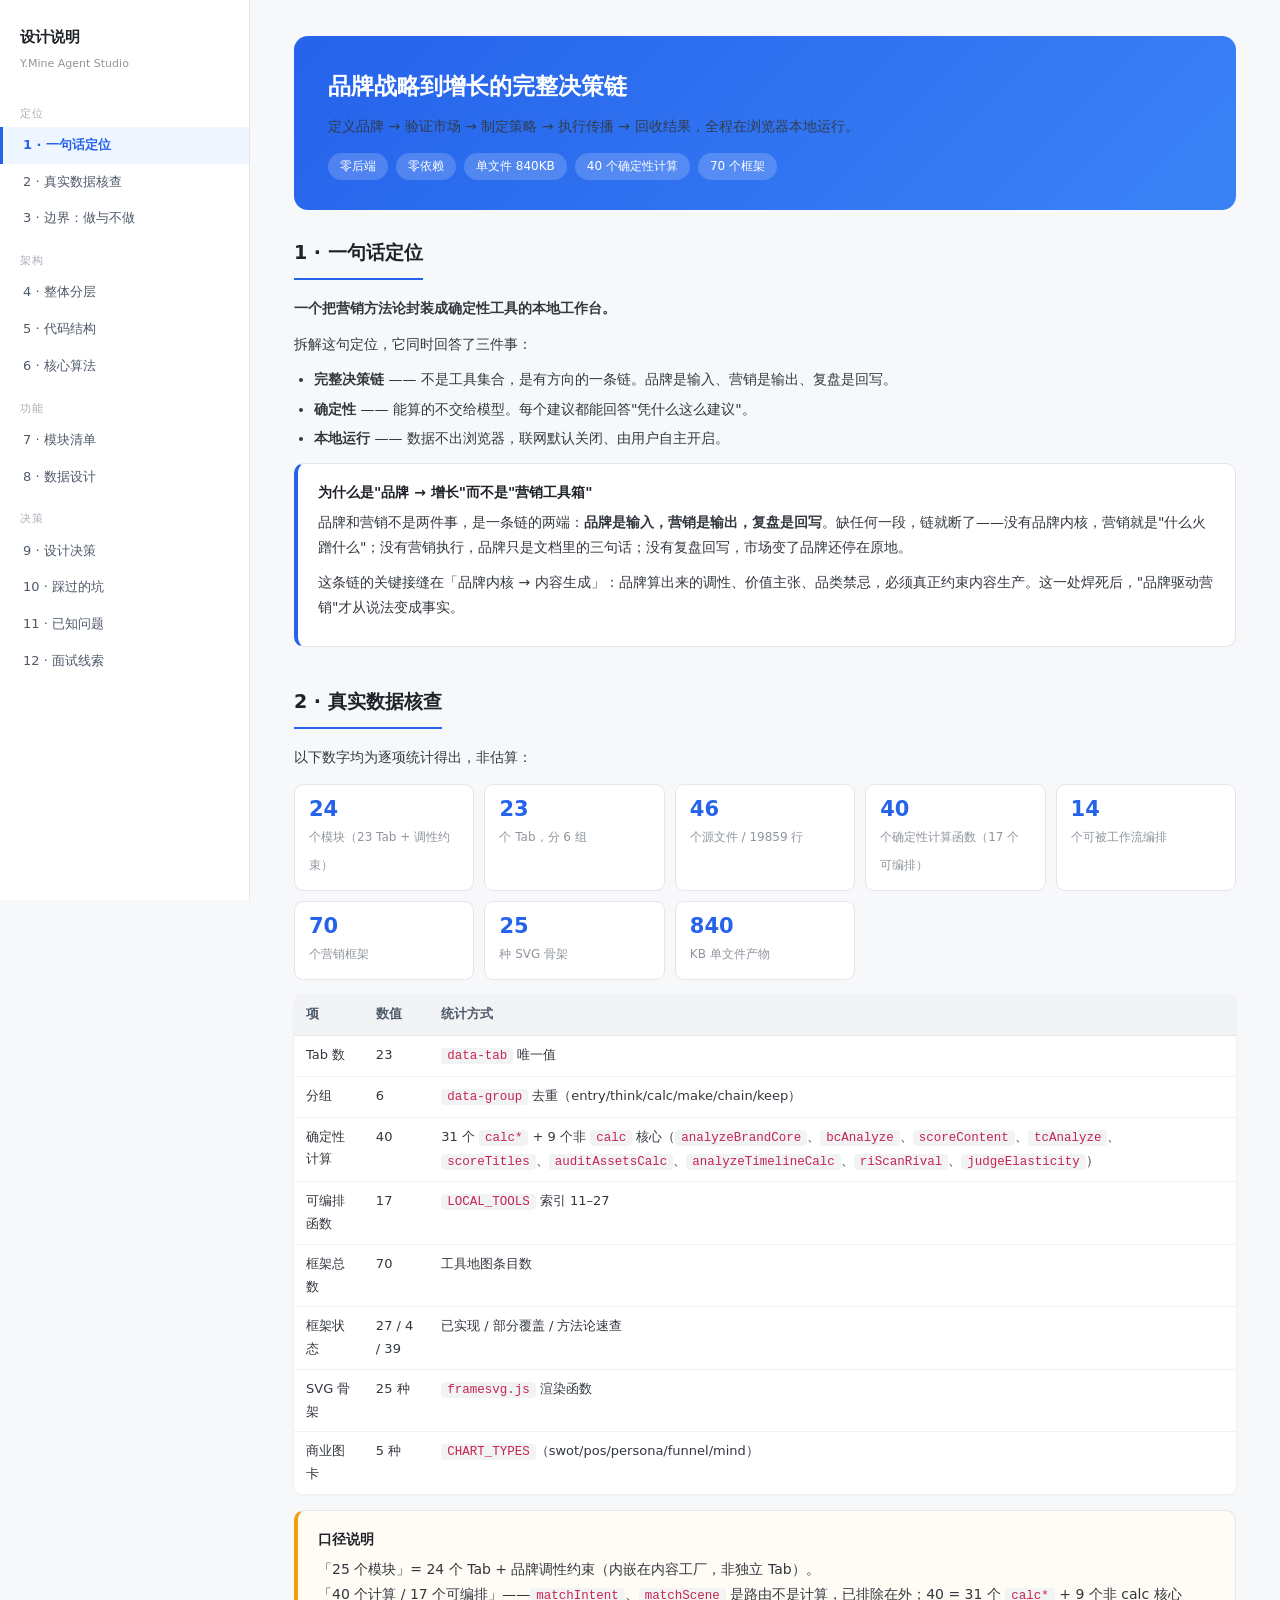
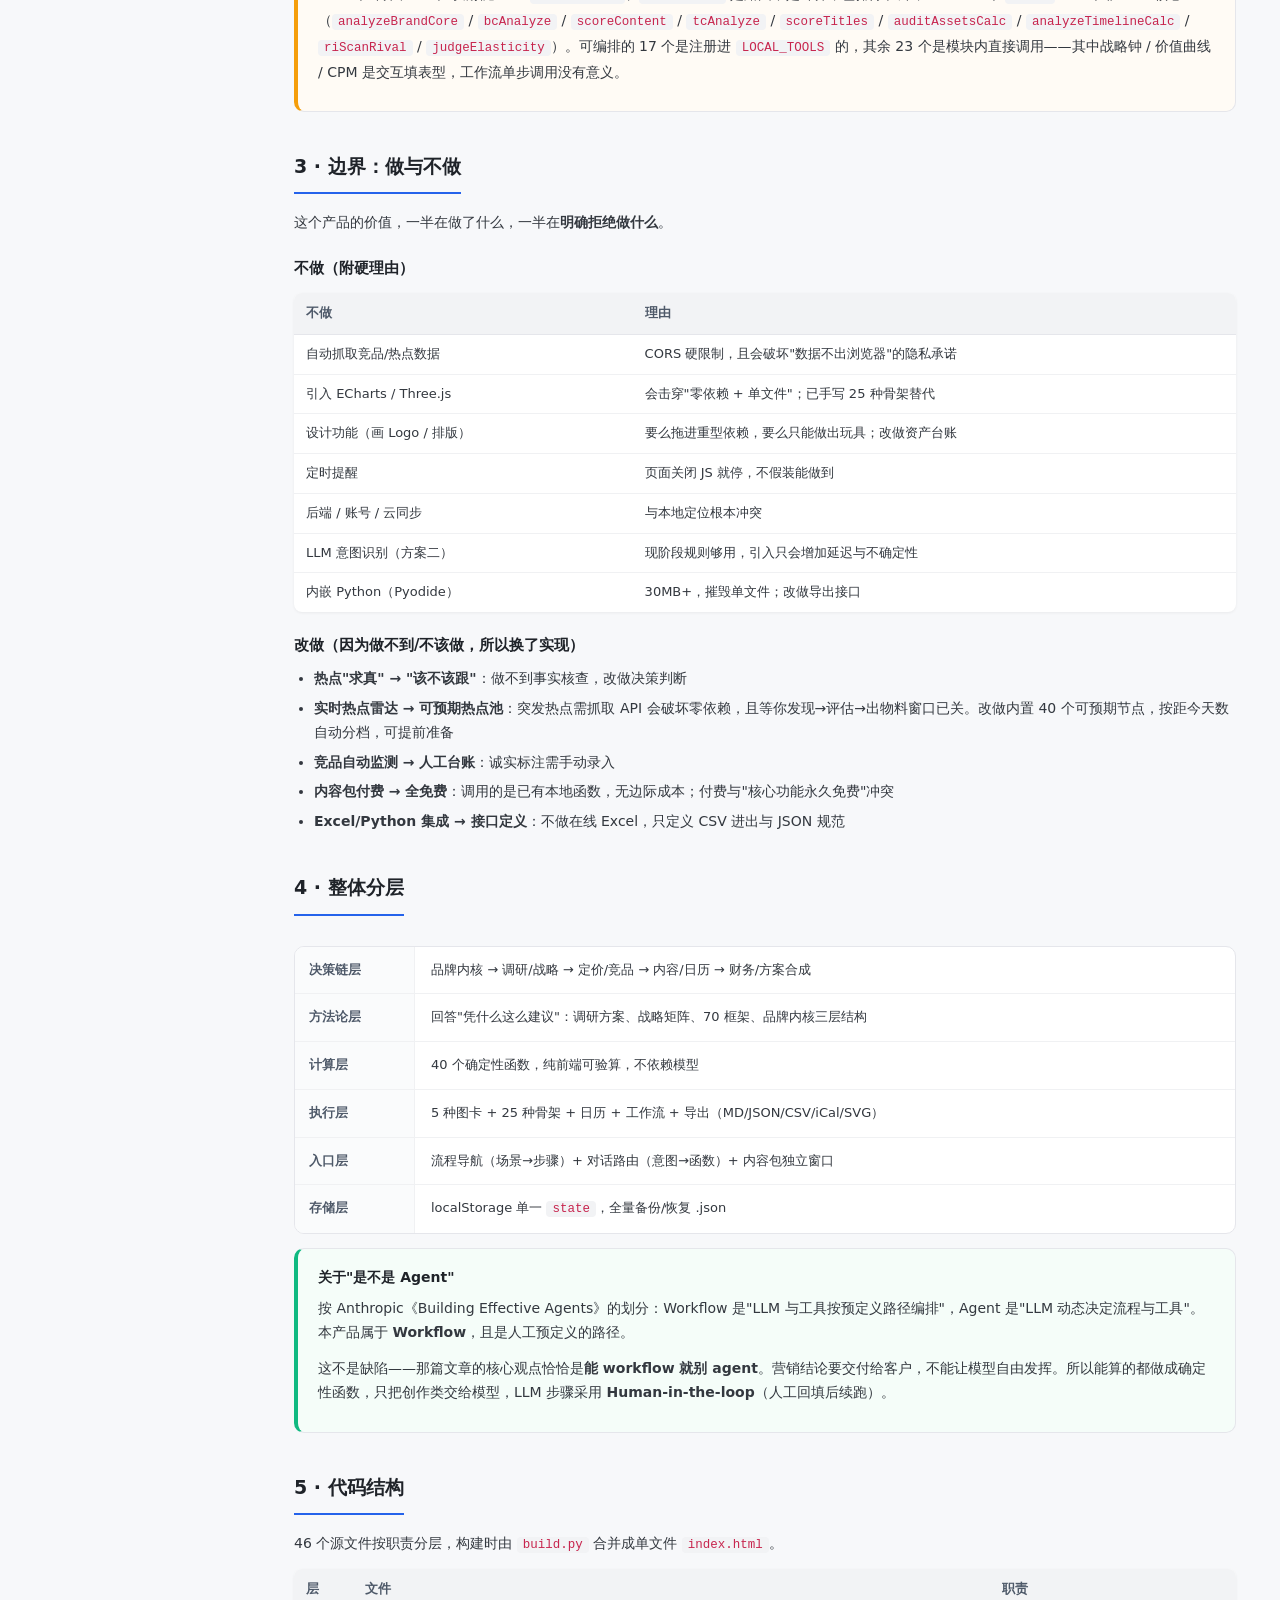
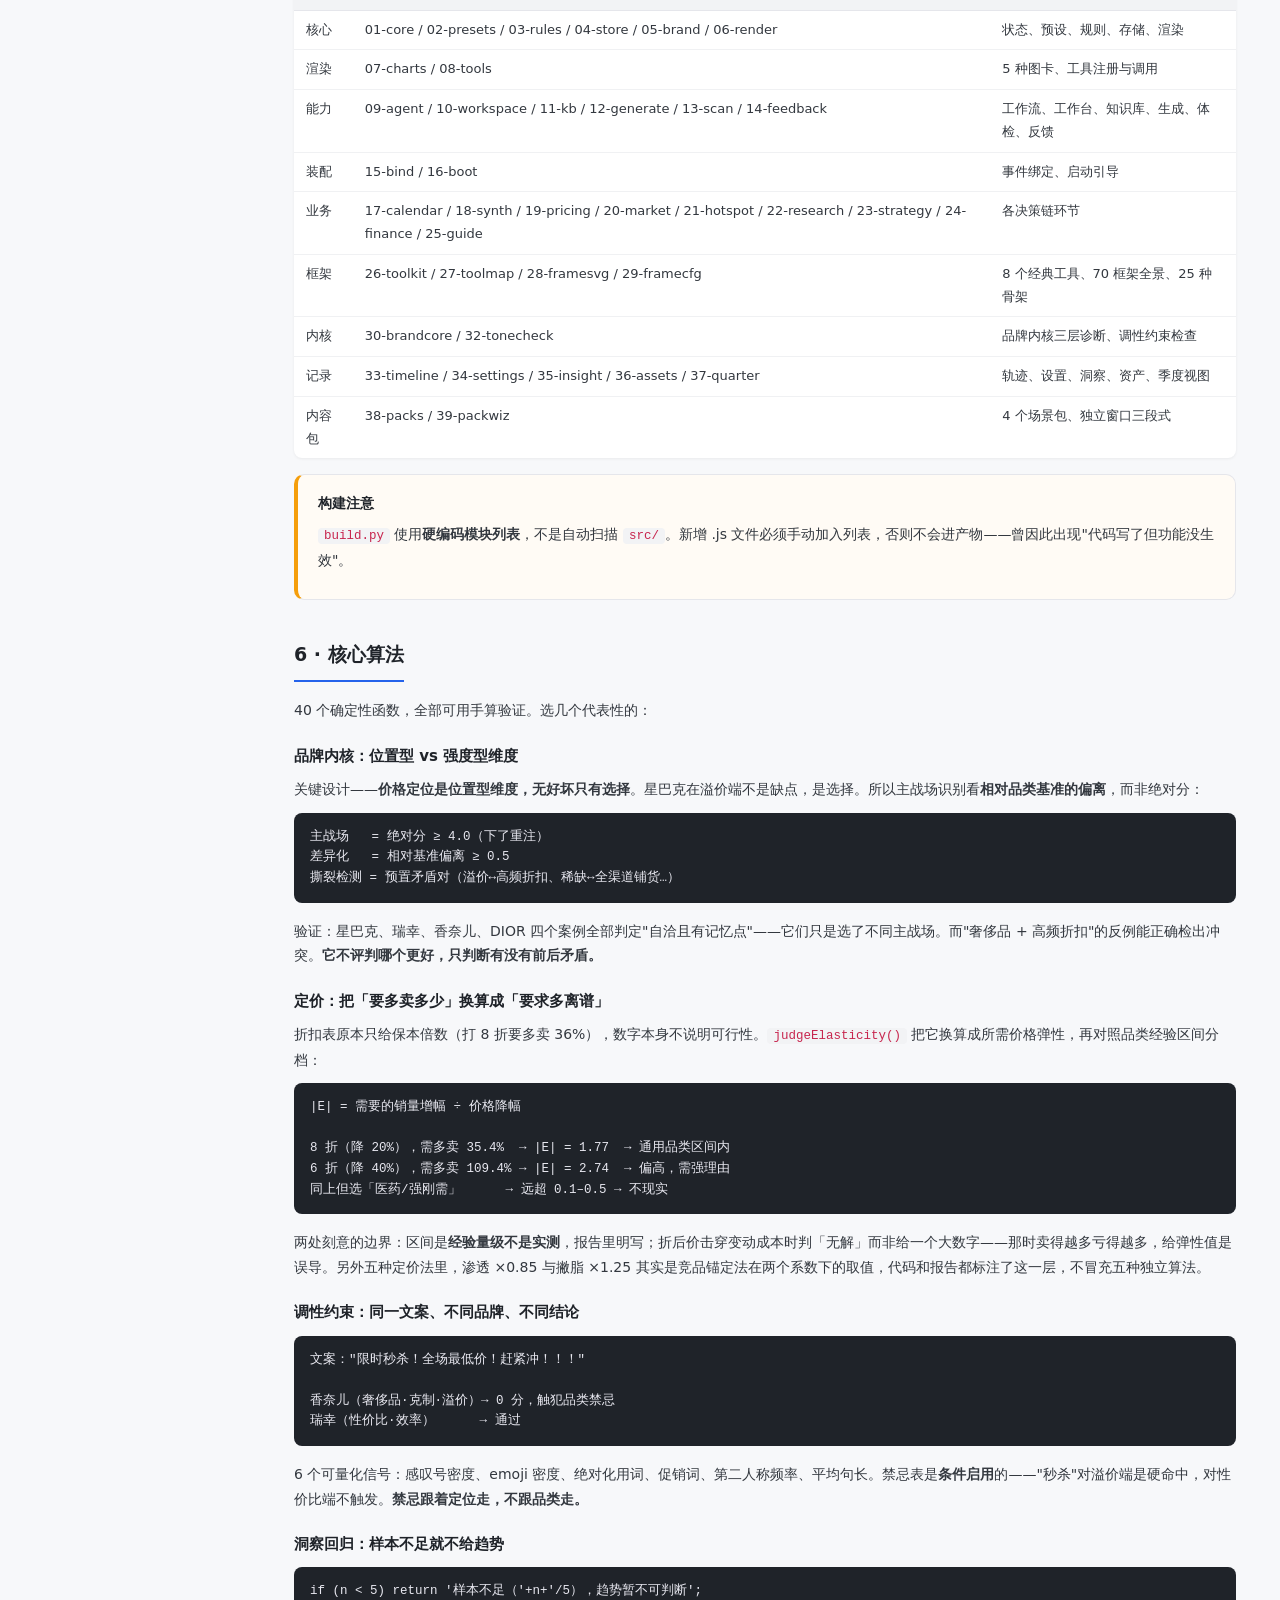
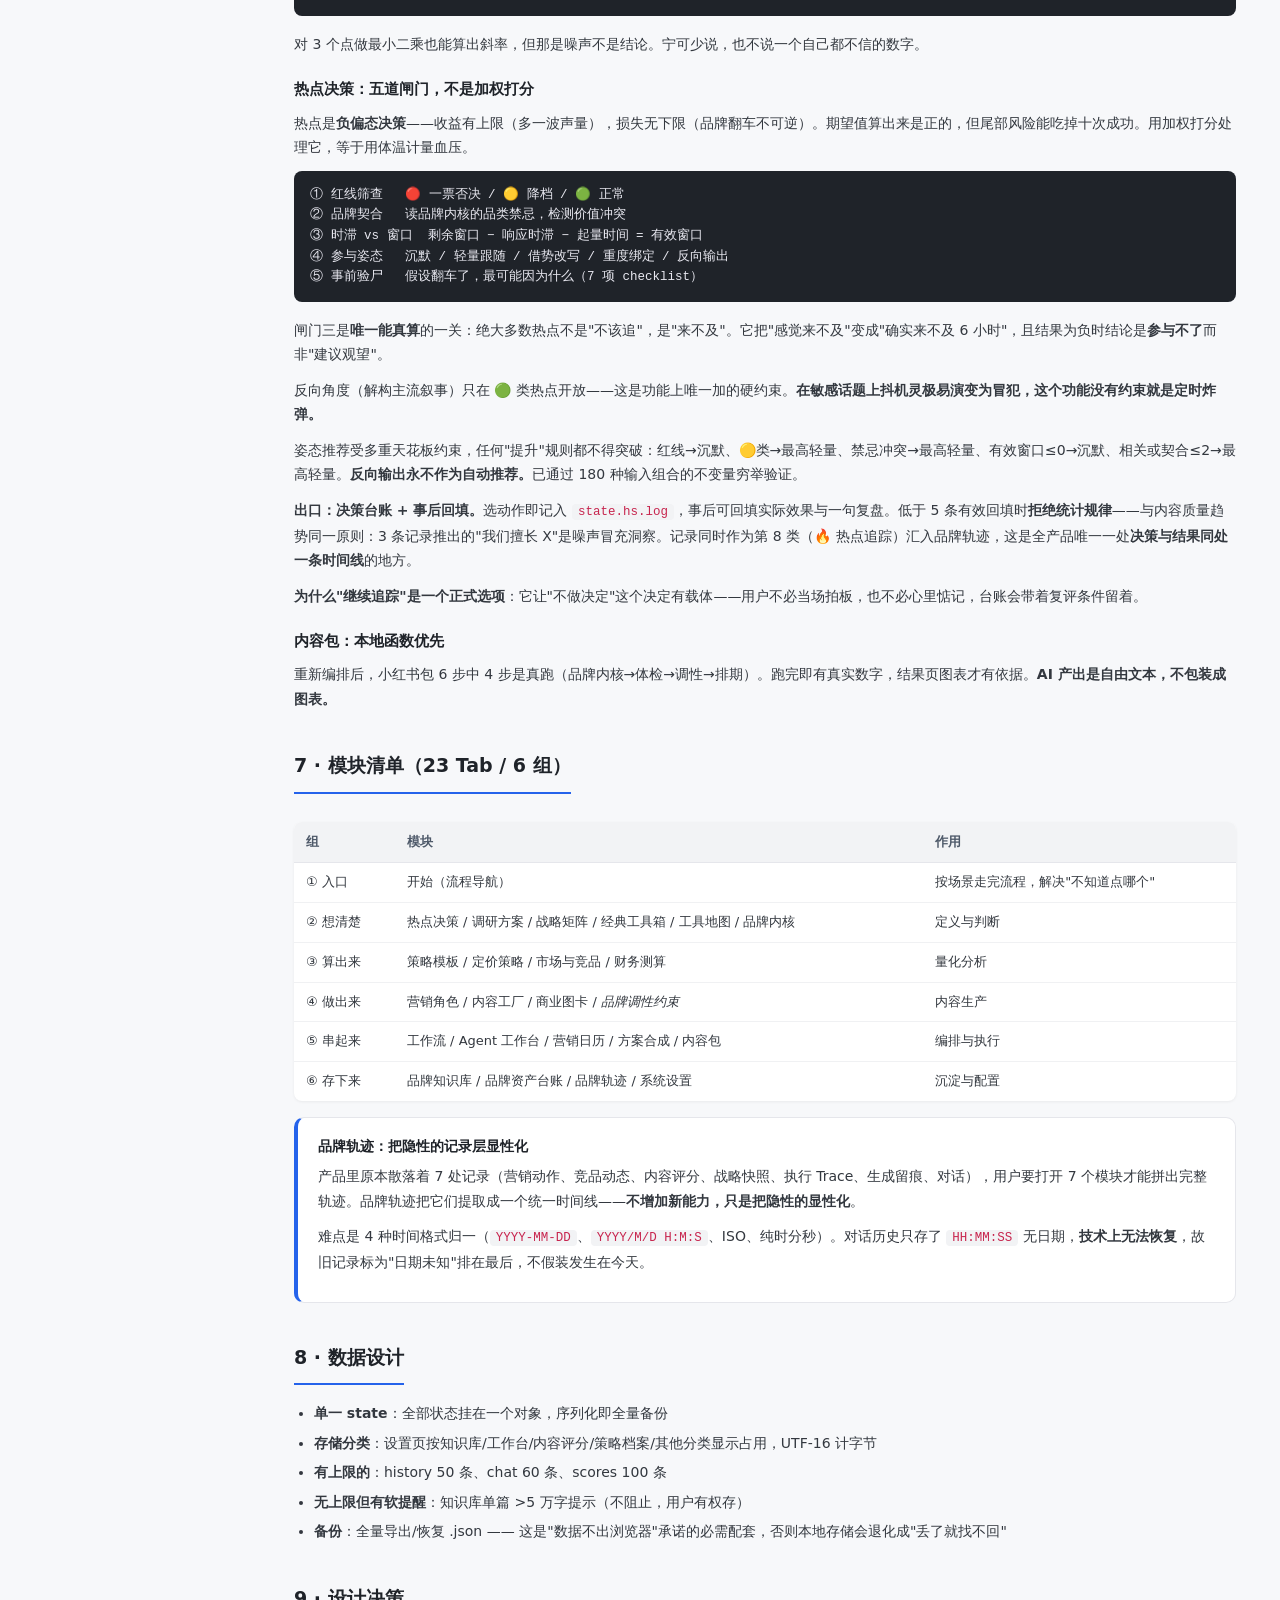
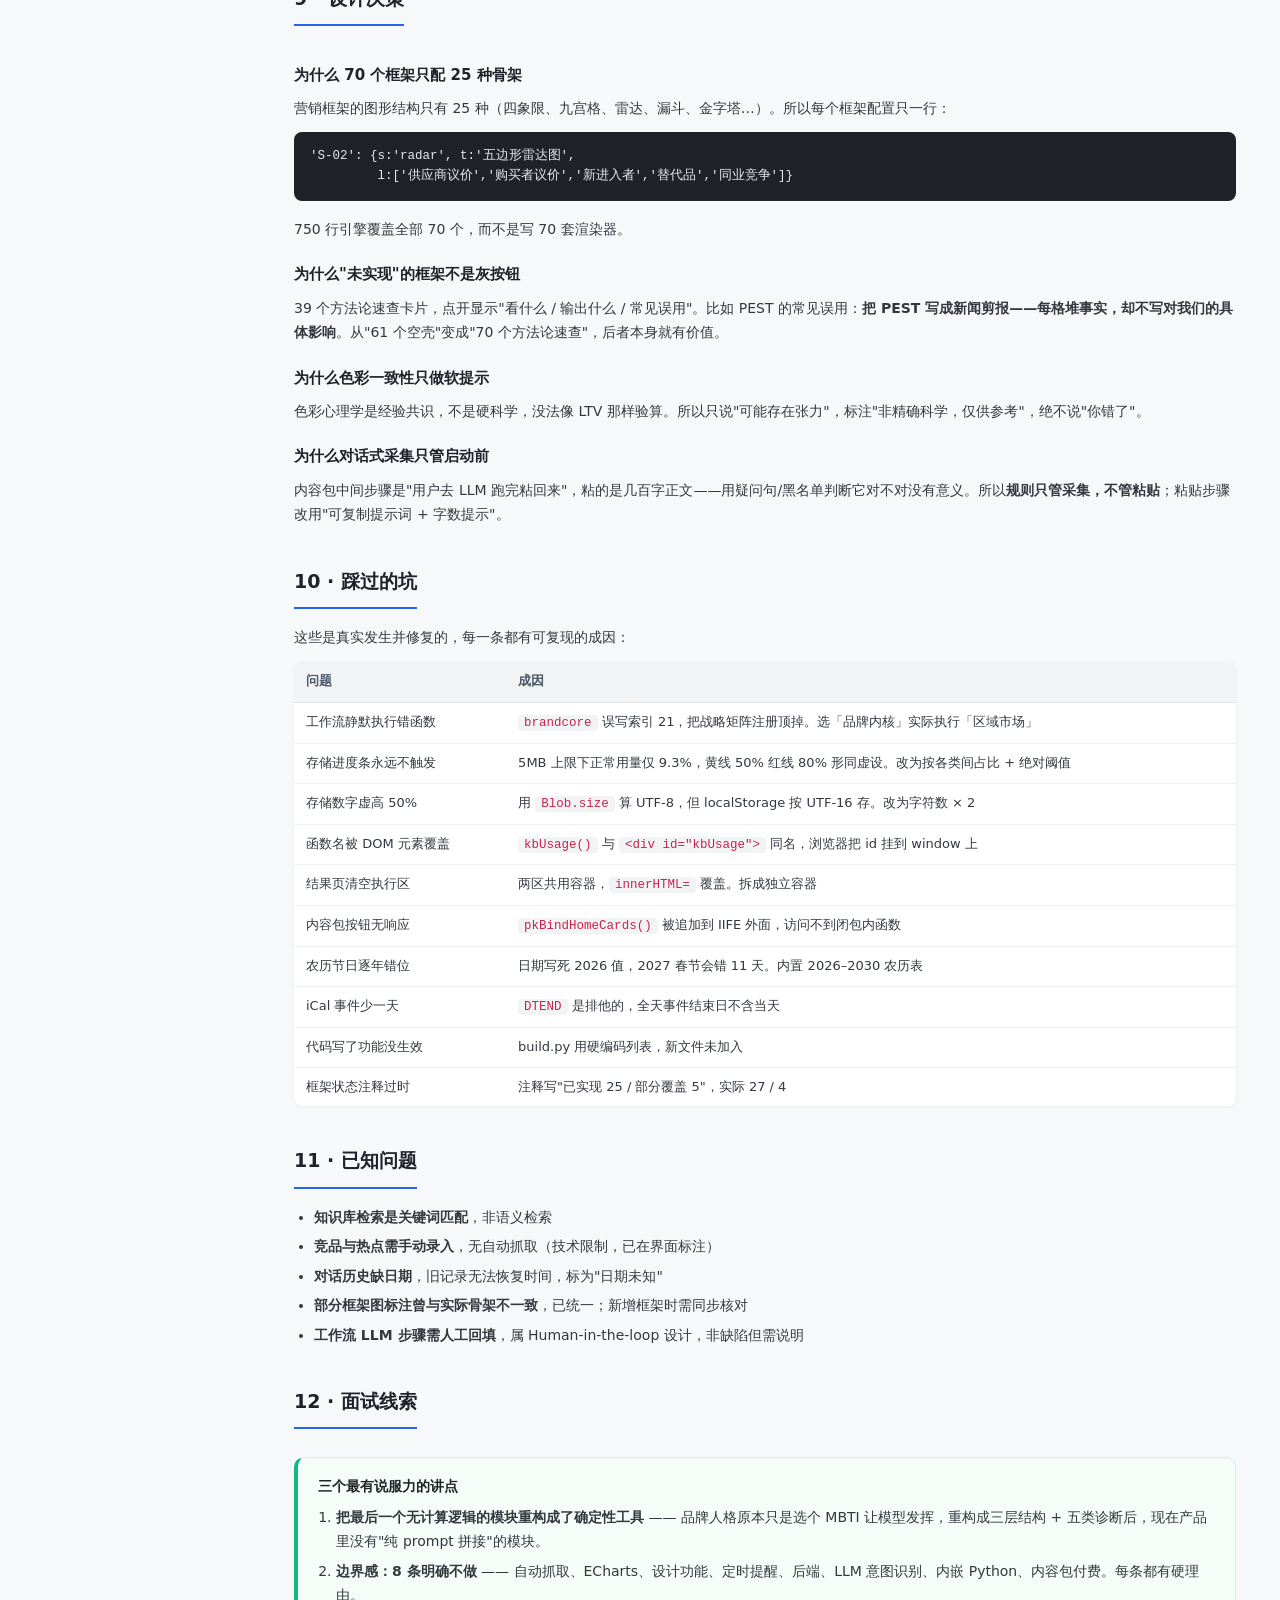
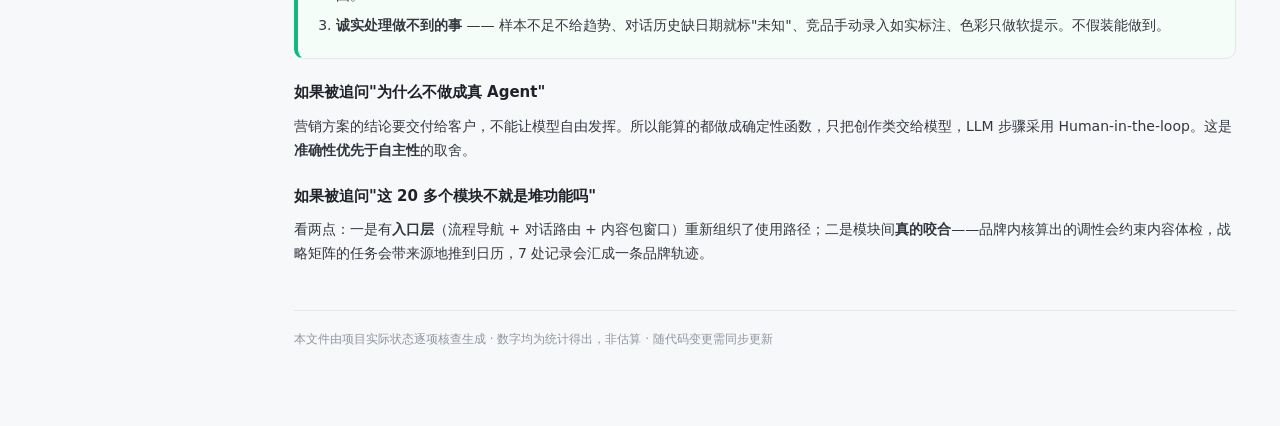
<file: design.html>
<!DOCTYPE html>
<html lang="zh-CN">
<head>
<meta charset="UTF-8" />
<meta name="viewport" content="width=device-width, initial-scale=1.0" />
<title>设计说明 · Y.Mine Agent Studio</title>
<style>
  *{margin:0;padding:0;box-sizing:border-box;}
  body{font-family:'Segoe UI','PingFang SC',system-ui,sans-serif;background:#f7f8fa;color:#1f2329;line-height:1.75;}
  .layout{display:flex;max-width:1400px;margin:0 auto;align-items:flex-start;}
  /* 侧边导航 */
  .side{width:250px;flex:0 0 250px;position:sticky;top:0;height:100vh;overflow-y:auto;
        background:#fff;border-right:1px solid #e5e6eb;padding:24px 0;}
  .side h1{font-size:15px;font-weight:700;padding:0 20px 4px;color:#1f2329;}
  .side .sub{font-size:11px;color:#8f959e;padding:0 20px 16px;}
  .side a{display:block;padding:7px 20px;font-size:13px;color:#4e5969;text-decoration:none;
          border-left:3px solid transparent;transition:all .15s;}
  .side a:hover{background:#f2f3f5;color:#1f2329;}
  .side a.on{border-left-color:#2563eb;color:#2563eb;background:#eff6ff;font-weight:600;}
  .side .grp{font-size:11px;color:#a9aeb8;padding:14px 20px 4px;letter-spacing:.5px;}
  /* 正文 */
  .main{flex:1;min-width:0;padding:36px 44px 100px;}
  .hero{background:linear-gradient(135deg,#2563eb,#3b82f6);color:#fff;border-radius:14px;
        padding:30px 34px;margin-bottom:26px;}
  .hero h2{font-size:23px;font-weight:700;margin-bottom:8px;}
  .hero p{font-size:14px;opacity:.92;}
  .hero .tags{margin-top:14px;display:flex;flex-wrap:wrap;gap:8px;}
  .hero .tags span{background:rgba(255,255,255,.18);padding:3px 12px;border-radius:20px;font-size:12px;}
  section{margin-bottom:38px;scroll-margin-top:16px;}
  h3.sec{font-size:19px;font-weight:700;padding-bottom:9px;margin-bottom:16px;border-bottom:2px solid #2563eb;display:inline-block;}
  h4{font-size:15px;font-weight:650;margin:20px 0 8px;color:#1f2329;}
  p{margin-bottom:11px;font-size:14px;color:#33383f;}
  ul{margin:0 0 12px 20px;}li{font-size:14px;margin-bottom:5px;color:#33383f;}
  table{width:100%;border-collapse:collapse;margin:12px 0 16px;font-size:13px;background:#fff;
        border-radius:8px;overflow:hidden;box-shadow:0 1px 3px rgba(0,0,0,.06);}
  th{background:#f2f3f5;text-align:left;padding:9px 12px;font-weight:600;color:#4e5969;border-bottom:1px solid #e5e6eb;}
  td{padding:8px 12px;border-bottom:1px solid #f0f1f3;color:#33383f;vertical-align:top;}
  tr:last-child td{border-bottom:none;}
  code{background:#f2f3f5;padding:1px 6px;border-radius:4px;font-size:12.5px;
       font-family:'SF Mono',Consolas,monospace;color:#c7254e;}
  pre{background:#1f2329;color:#e8e8f0;padding:14px 16px;border-radius:8px;overflow-x:auto;
      font-size:12.5px;font-family:'SF Mono',Consolas,monospace;margin:10px 0 16px;line-height:1.65;}
  pre code{background:none;color:inherit;padding:0;}
  .box{background:#fff;border:1px solid #e5e6eb;border-radius:10px;padding:16px 20px;margin:12px 0;
       border-left:4px solid #2563eb;}
  .box.warn{border-left-color:#f59e0b;background:#fffbf5;}
  .box.ok{border-left-color:#10b981;background:#f5fdf9;}
  .box .t{font-weight:650;font-size:14px;margin-bottom:6px;}
  .kv{display:grid;grid-template-columns:repeat(auto-fill,minmax(160px,1fr));gap:10px;margin:14px 0;}
  .kv div{background:#fff;border:1px solid #e5e6eb;border-radius:9px;padding:12px 14px;}
  .kv b{display:block;font-size:21px;color:#2563eb;font-weight:700;line-height:1.2;}
  .kv span{font-size:12px;color:#8f959e;}
  .lay{border:1px solid #e5e6eb;border-radius:10px;overflow:hidden;margin:14px 0;background:#fff;}
  .lay .row{display:flex;border-bottom:1px solid #f0f1f3;}
  .lay .row:last-child{border-bottom:none;}
  .lay .lbl{width:120px;flex:0 0 120px;background:#fafbfc;padding:12px 14px;font-size:12.5px;
            font-weight:600;color:#4e5969;border-right:1px solid #f0f1f3;}
  .lay .val{padding:12px 16px;font-size:13px;color:#33383f;}
  .foot{margin-top:44px;padding-top:18px;border-top:1px solid #e5e6eb;font-size:12px;color:#8f959e;}
  @media(max-width:900px){.layout{flex-direction:column;}.side{position:static;width:100%;height:auto;
    border-right:none;border-bottom:1px solid #e5e6eb;}.main{padding:22px 18px 60px;}}
</style>
</head>
<body>
<div class="layout">

<nav class="side">
  <h1>设计说明</h1>
  <div class="sub">Y.Mine Agent Studio</div>
  <div class="grp">定位</div>
  <a href="#s1">1 · 一句话定位</a>
  <a href="#s2">2 · 真实数据核查</a>
  <a href="#s3">3 · 边界：做与不做</a>
  <div class="grp">架构</div>
  <a href="#s4">4 · 整体分层</a>
  <a href="#s5">5 · 代码结构</a>
  <a href="#s6">6 · 核心算法</a>
  <div class="grp">功能</div>
  <a href="#s7">7 · 模块清单</a>
  <a href="#s8">8 · 数据设计</a>
  <div class="grp">决策</div>
  <a href="#s9">9 · 设计决策</a>
  <a href="#s10">10 · 踩过的坑</a>
  <a href="#s11">11 · 已知问题</a>
  <a href="#s12">12 · 面试线索</a>
</nav>

<main class="main">

<div class="hero">
  <h2>品牌战略到增长的完整决策链</h2>
  <p>定义品牌 → 验证市场 → 制定策略 → 执行传播 → 回收结果，全程在浏览器本地运行。</p>
  <div class="tags">
    <span>零后端</span><span>零依赖</span><span>单文件 840KB</span>
    <span>40 个确定性计算</span><span>70 个框架</span>
  </div>
</div>

<section id="s1">
<h3 class="sec">1 · 一句话定位</h3>
<p><b>一个把营销方法论封装成确定性工具的本地工作台。</b></p>
<p>拆解这句定位，它同时回答了三件事：</p>
<ul>
  <li><b>完整决策链</b> —— 不是工具集合，是有方向的一条链。品牌是输入、营销是输出、复盘是回写。</li>
  <li><b>确定性</b> —— 能算的不交给模型。每个建议都能回答"凭什么这么建议"。</li>
  <li><b>本地运行</b> —— 数据不出浏览器，联网默认关闭、由用户自主开启。</li>
</ul>
<div class="box">
  <div class="t">为什么是"品牌 → 增长"而不是"营销工具箱"</div>
  <p>品牌和营销不是两件事，是一条链的两端：<b>品牌是输入，营销是输出，复盘是回写</b>。缺任何一段，链就断了——没有品牌内核，营销就是"什么火蹭什么"；没有营销执行，品牌只是文档里的三句话；没有复盘回写，市场变了品牌还停在原地。</p>
  <p>这条链的关键接缝在「品牌内核 → 内容生成」：品牌算出来的调性、价值主张、品类禁忌，必须真正约束内容生产。这一处焊死后，"品牌驱动营销"才从说法变成事实。</p>
</div>
</section>

<section id="s2">
<h3 class="sec">2 · 真实数据核查</h3>
<p>以下数字均为逐项统计得出，非估算：</p>
<div class="kv">
  <div><b>24</b><span>个模块（23 Tab + 调性约束）</span></div>
  <div><b>23</b><span>个 Tab，分 6 组</span></div>
  <div><b>46</b><span>个源文件 / 19859 行</span></div>
  <div><b>40</b><span>个确定性计算函数（17 个可编排）</span></div>
  <div><b>14</b><span>个可被工作流编排</span></div>
  <div><b>70</b><span>个营销框架</span></div>
  <div><b>25</b><span>种 SVG 骨架</span></div>
  <div><b>840</b><span>KB 单文件产物</span></div>
</div>
<table>
<tr><th>项</th><th>数值</th><th>统计方式</th></tr>
<tr><td>Tab 数</td><td>23</td><td><code>data-tab</code> 唯一值</td></tr>
<tr><td>分组</td><td>6</td><td><code>data-group</code> 去重（entry/think/calc/make/chain/keep）</td></tr>
<tr><td>确定性计算</td><td>40</td><td>31 个 <code>calc*</code> + 9 个非 <code>calc</code> 核心（<code>analyzeBrandCore</code>、<code>bcAnalyze</code>、<code>scoreContent</code>、<code>tcAnalyze</code>、<code>scoreTitles</code>、<code>auditAssetsCalc</code>、<code>analyzeTimelineCalc</code>、<code>riScanRival</code>、<code>judgeElasticity</code>）</td></tr>
<tr><td>可编排函数</td><td>17</td><td><code>LOCAL_TOOLS</code> 索引 11–27</td></tr>
<tr><td>框架总数</td><td>70</td><td>工具地图条目数</td></tr>
<tr><td>框架状态</td><td>27 / 4 / 39</td><td>已实现 / 部分覆盖 / 方法论速查</td></tr>
<tr><td>SVG 骨架</td><td>25 种</td><td><code>framesvg.js</code> 渲染函数</td></tr>
<tr><td>商业图卡</td><td>5 种</td><td><code>CHART_TYPES</code>（swot/pos/persona/funnel/mind）</td></tr>
</table>
<div class="box warn">
  <div class="t">口径说明</div>
  <p>「25 个模块」= 24 个 Tab + 品牌调性约束（内嵌在内容工厂，非独立 Tab）。<br>
  「40 个计算 / 17 个可编排」——<code>matchIntent</code>、<code>matchScene</code> 是路由不是计算，已排除在外；40 = 31 个 <code>calc*</code> + 9 个非 calc 核心（<code>analyzeBrandCore</code> / <code>bcAnalyze</code> / <code>scoreContent</code> / <code>tcAnalyze</code> / <code>scoreTitles</code> / <code>auditAssetsCalc</code> / <code>analyzeTimelineCalc</code> / <code>riScanRival</code> / <code>judgeElasticity</code>）。可编排的 17 个是注册进 <code>LOCAL_TOOLS</code> 的，其余 23 个是模块内直接调用——其中战略钟 / 价值曲线 / CPM 是交互填表型，工作流单步调用没有意义。</p>
</div>
</section>

<section id="s3">
<h3 class="sec">3 · 边界：做与不做</h3>
<p>这个产品的价值，一半在做了什么，一半在<b>明确拒绝做什么</b>。</p>
<h4>不做（附硬理由）</h4>
<table>
<tr><th>不做</th><th>理由</th></tr>
<tr><td>自动抓取竞品/热点数据</td><td>CORS 硬限制，且会破坏"数据不出浏览器"的隐私承诺</td></tr>
<tr><td>引入 ECharts / Three.js</td><td>会击穿"零依赖 + 单文件"；已手写 25 种骨架替代</td></tr>
<tr><td>设计功能（画 Logo / 排版）</td><td>要么拖进重型依赖，要么只能做出玩具；改做资产台账</td></tr>
<tr><td>定时提醒</td><td>页面关闭 JS 就停，不假装能做到</td></tr>
<tr><td>后端 / 账号 / 云同步</td><td>与本地定位根本冲突</td></tr>
<tr><td>LLM 意图识别（方案二）</td><td>现阶段规则够用，引入只会增加延迟与不确定性</td></tr>
<tr><td>内嵌 Python（Pyodide）</td><td>30MB+，摧毁单文件；改做导出接口</td></tr>
</table>
<h4>改做（因为做不到/不该做，所以换了实现）</h4>
<ul>
  <li><b>热点"求真" → "该不该跟"</b>：做不到事实核查，改做决策判断</li>
  <li><b>实时热点雷达 → 可预期热点池</b>：突发热点需抓取 API 会破坏零依赖，且等你发现→评估→出物料窗口已关。改做内置 40 个可预期节点，按距今天数自动分档，可提前准备</li>
  <li><b>竞品自动监测 → 人工台账</b>：诚实标注需手动录入</li>
  <li><b>内容包付费 → 全免费</b>：调用的是已有本地函数，无边际成本；付费与"核心功能永久免费"冲突</li>
  <li><b>Excel/Python 集成 → 接口定义</b>：不做在线 Excel，只定义 CSV 进出与 JSON 规范</li>
</ul>
</section>

<section id="s4">
<h3 class="sec">4 · 整体分层</h3>
<div class="lay">
  <div class="row"><div class="lbl">决策链层</div><div class="val">品牌内核 → 调研/战略 → 定价/竞品 → 内容/日历 → 财务/方案合成</div></div>
  <div class="row"><div class="lbl">方法论层</div><div class="val">回答"凭什么这么建议"：调研方案、战略矩阵、70 框架、品牌内核三层结构</div></div>
  <div class="row"><div class="lbl">计算层</div><div class="val">40 个确定性函数，纯前端可验算，不依赖模型</div></div>
  <div class="row"><div class="lbl">执行层</div><div class="val">5 种图卡 + 25 种骨架 + 日历 + 工作流 + 导出（MD/JSON/CSV/iCal/SVG）</div></div>
  <div class="row"><div class="lbl">入口层</div><div class="val">流程导航（场景→步骤）+ 对话路由（意图→函数）+ 内容包独立窗口</div></div>
  <div class="row"><div class="lbl">存储层</div><div class="val">localStorage 单一 <code>state</code>，全量备份/恢复 .json</div></div>
</div>
<div class="box ok">
  <div class="t">关于"是不是 Agent"</div>
  <p>按 Anthropic《Building Effective Agents》的划分：Workflow 是"LLM 与工具按预定义路径编排"，Agent 是"LLM 动态决定流程与工具"。本产品属于 <b>Workflow</b>，且是人工预定义的路径。</p>
  <p>这不是缺陷——那篇文章的核心观点恰恰是<b>能 workflow 就别 agent</b>。营销结论要交付给客户，不能让模型自由发挥。所以能算的都做成确定性函数，只把创作类交给模型，LLM 步骤采用 <b>Human-in-the-loop</b>（人工回填后续跑）。</p>
</div>
</section>

<section id="s5">
<h3 class="sec">5 · 代码结构</h3>
<p>46 个源文件按职责分层，构建时由 <code>build.py</code> 合并成单文件 <code>index.html</code>。</p>
<table>
<tr><th>层</th><th>文件</th><th>职责</th></tr>
<tr><td>核心</td><td>01-core / 02-presets / 03-rules / 04-store / 05-brand / 06-render</td><td>状态、预设、规则、存储、渲染</td></tr>
<tr><td>渲染</td><td>07-charts / 08-tools</td><td>5 种图卡、工具注册与调用</td></tr>
<tr><td>能力</td><td>09-agent / 10-workspace / 11-kb / 12-generate / 13-scan / 14-feedback</td><td>工作流、工作台、知识库、生成、体检、反馈</td></tr>
<tr><td>装配</td><td>15-bind / 16-boot</td><td>事件绑定、启动引导</td></tr>
<tr><td>业务</td><td>17-calendar / 18-synth / 19-pricing / 20-market / 21-hotspot / 22-research / 23-strategy / 24-finance / 25-guide</td><td>各决策链环节</td></tr>
<tr><td>框架</td><td>26-toolkit / 27-toolmap / 28-framesvg / 29-framecfg</td><td>8 个经典工具、70 框架全景、25 种骨架</td></tr>
<tr><td>内核</td><td>30-brandcore / 32-tonecheck</td><td>品牌内核三层诊断、调性约束检查</td></tr>
<tr><td>记录</td><td>33-timeline / 34-settings / 35-insight / 36-assets / 37-quarter</td><td>轨迹、设置、洞察、资产、季度视图</td></tr>
<tr><td>内容包</td><td>38-packs / 39-packwiz</td><td>4 个场景包、独立窗口三段式</td></tr>
</table>
<div class="box warn">
  <div class="t">构建注意</div>
  <p><code>build.py</code> 使用<b>硬编码模块列表</b>，不是自动扫描 <code>src/</code>。新增 .js 文件必须手动加入列表，否则不会进产物——曾因此出现"代码写了但功能没生效"。</p>
</div>
</section>

<section id="s6">
<h3 class="sec">6 · 核心算法</h3>
<p>40 个确定性函数，全部可用手算验证。选几个代表性的：</p>
<h4>品牌内核：位置型 vs 强度型维度</h4>
<p>关键设计——<b>价格定位是位置型维度，无好坏只有选择</b>。星巴克在溢价端不是缺点，是选择。所以主战场识别看<b>相对品类基准的偏离</b>，而非绝对分：</p>
<pre><code>主战场   = 绝对分 ≥ 4.0（下了重注）
差异化   = 相对基准偏离 ≥ 0.5
撕裂检测 = 预置矛盾对（溢价↔高频折扣、稀缺↔全渠道铺货…）</code></pre>
<p>验证：星巴克、瑞幸、香奈儿、DIOR 四个案例全部判定"自洽且有记忆点"——它们只是选了不同主战场。而"奢侈品 + 高频折扣"的反例能正确检出冲突。<b>它不评判哪个更好，只判断有没有前后矛盾。</b></p>
<h4>定价：把「要多卖多少」换算成「要求多离谱」</h4>
<p>折扣表原本只给保本倍数（打 8 折要多卖 36%），数字本身不说明可行性。<code>judgeElasticity()</code> 把它换算成所需价格弹性，再对照品类经验区间分档：</p>
<pre><code>|E| = 需要的销量增幅 ÷ 价格降幅

8 折（降 20%），需多卖 35.4%  → |E| = 1.77  → 通用品类区间内
6 折（降 40%），需多卖 109.4% → |E| = 2.74  → 偏高，需强理由
同上但选「医药/强刚需」      → 远超 0.1–0.5 → 不现实</code></pre>
<p>两处刻意的边界：区间是<b>经验量级不是实测</b>，报告里明写；折后价击穿变动成本时判「无解」而非给一个大数字——那时卖得越多亏得越多，给弹性值是误导。另外五种定价法里，渗透 ×0.85 与撇脂 ×1.25 其实是竞品锚定法在两个系数下的取值，代码和报告都标注了这一层，不冒充五种独立算法。</p>
<h4>调性约束：同一文案、不同品牌、不同结论</h4>
<pre><code>文案："限时秒杀！全场最低价！赶紧冲！！！"

香奈儿（奢侈品·克制·溢价）→ 0 分，触犯品类禁忌
瑞幸（性价比·效率）      → 通过</code></pre>
<p>6 个可量化信号：感叹号密度、emoji 密度、绝对化用词、促销词、第二人称频率、平均句长。禁忌表是<b>条件启用</b>的——"秒杀"对溢价端是硬命中，对性价比端不触发。<b>禁忌跟着定位走，不跟品类走。</b></p>
<h4>洞察回归：样本不足就不给趋势</h4>
<pre><code>if (n &lt; 5) return '样本不足（'+n+'/5），趋势暂不可判断';</code></pre>
<p>对 3 个点做最小二乘也能算出斜率，但那是噪声不是结论。宁可少说，也不说一个自己都不信的数字。</p>
<h4>热点决策：五道闸门，不是加权打分</h4>
<p>热点是<b>负偏态决策</b>——收益有上限（多一波声量），损失无下限（品牌翻车不可逆）。期望值算出来是正的，但尾部风险能吃掉十次成功。用加权打分处理它，等于用体温计量血压。</p>
<pre><code>① 红线筛查   🔴 一票否决 / 🟡 降档 / 🟢 正常
② 品牌契合   读品牌内核的品类禁忌，检测价值冲突
③ 时滞 vs 窗口  剩余窗口 − 响应时滞 − 起量时间 = 有效窗口
④ 参与姿态   沉默 / 轻量跟随 / 借势改写 / 重度绑定 / 反向输出
⑤ 事前验尸   假设翻车了，最可能因为什么（7 项 checklist）</code></pre>
<p>闸门三是<b>唯一能真算</b>的一关：绝大多数热点不是"不该追"，是"来不及"。它把"感觉来不及"变成"确实来不及 6 小时"，且结果为负时结论是<b>参与不了</b>而非"建议观望"。</p>
<p>反向角度（解构主流叙事）只在 🟢 类热点开放——这是功能上唯一加的硬约束。<b>在敏感话题上抖机灵极易演变为冒犯，这个功能没有约束就是定时炸弹。</b></p>
<p>姿态推荐受多重天花板约束，任何"提升"规则都不得突破：红线→沉默、🟡类→最高轻量、禁忌冲突→最高轻量、有效窗口≤0→沉默、相关或契合≤2→最高轻量。<b>反向输出永不作为自动推荐。</b>已通过 180 种输入组合的不变量穷举验证。</p>

<p><b>出口：决策台账 + 事后回填。</b>选动作即记入 <code>state.hs.log</code>，事后可回填实际效果与一句复盘。低于 5 条有效回填时<b>拒绝统计规律</b>——与内容质量趋势同一原则：3 条记录推出的"我们擅长 X"是噪声冒充洞察。记录同时作为第 8 类（🔥 热点追踪）汇入品牌轨迹，这是全产品唯一一处<b>决策与结果同处一条时间线</b>的地方。</p>
<p><b>为什么"继续追踪"是一个正式选项</b>：它让"不做决定"这个决定有载体——用户不必当场拍板，也不必心里惦记，台账会带着复评条件留着。</p>

<h4>内容包：本地函数优先</h4>
<p>重新编排后，小红书包 6 步中 4 步是真跑（品牌内核→体检→调性→排期）。跑完即有真实数字，结果页图表才有依据。<b>AI 产出是自由文本，不包装成图表。</b></p>
</section>

<section id="s7">
<h3 class="sec">7 · 模块清单（23 Tab / 6 组）</h3>
<table>
<tr><th>组</th><th>模块</th><th>作用</th></tr>
<tr><td>① 入口</td><td>开始（流程导航）</td><td>按场景走完流程，解决"不知道点哪个"</td></tr>
<tr><td>② 想清楚</td><td>热点决策 / 调研方案 / 战略矩阵 / 经典工具箱 / 工具地图 / 品牌内核</td><td>定义与判断</td></tr>
<tr><td>③ 算出来</td><td>策略模板 / 定价策略 / 市场与竞品 / 财务测算</td><td>量化分析</td></tr>
<tr><td>④ 做出来</td><td>营销角色 / 内容工厂 / 商业图卡 / <i>品牌调性约束</i></td><td>内容生产</td></tr>
<tr><td>⑤ 串起来</td><td>工作流 / Agent 工作台 / 营销日历 / 方案合成 / 内容包</td><td>编排与执行</td></tr>
<tr><td>⑥ 存下来</td><td>品牌知识库 / 品牌资产台账 / 品牌轨迹 / 系统设置</td><td>沉淀与配置</td></tr>
</table>
<div class="box">
  <div class="t">品牌轨迹：把隐性的记录层显性化</div>
  <p>产品里原本散落着 7 处记录（营销动作、竞品动态、内容评分、战略快照、执行 Trace、生成留痕、对话），用户要打开 7 个模块才能拼出完整轨迹。品牌轨迹把它们提取成一个统一时间线——<b>不增加新能力，只是把隐性的显性化</b>。</p>
  <p>难点是 4 种时间格式归一（<code>YYYY-MM-DD</code>、<code>YYYY/M/D H:M:S</code>、ISO、纯时分秒）。对话历史只存了 <code>HH:MM:SS</code> 无日期，<b>技术上无法恢复</b>，故旧记录标为"日期未知"排在最后，不假装发生在今天。</p>
</div>
</section>

<section id="s8">
<h3 class="sec">8 · 数据设计</h3>
<ul>
  <li><b>单一 state</b>：全部状态挂在一个对象，序列化即全量备份</li>
  <li><b>存储分类</b>：设置页按知识库/工作台/内容评分/策略档案/其他分类显示占用，UTF-16 计字节</li>
  <li><b>有上限的</b>：history 50 条、chat 60 条、scores 100 条</li>
  <li><b>无上限但有软提醒</b>：知识库单篇 &gt;5 万字提示（不阻止，用户有权存）</li>
  <li><b>备份</b>：全量导出/恢复 .json —— 这是"数据不出浏览器"承诺的必需配套，否则本地存储会退化成"丢了就找不回"</li>
</ul>
</section>

<section id="s9">
<h3 class="sec">9 · 设计决策</h3>
<h4>为什么 70 个框架只配 25 种骨架</h4>
<p>营销框架的图形结构只有 25 种（四象限、九宫格、雷达、漏斗、金字塔…）。所以每个框架配置只一行：</p>
<pre><code>'S-02': {s:'radar', t:'五边形雷达图',
         l:['供应商议价','购买者议价','新进入者','替代品','同业竞争']}</code></pre>
<p>750 行引擎覆盖全部 70 个，而不是写 70 套渲染器。</p>
<h4>为什么"未实现"的框架不是灰按钮</h4>
<p>39 个方法论速查卡片，点开显示"看什么 / 输出什么 / 常见误用"。比如 PEST 的常见误用：<b>把 PEST 写成新闻剪报——每格堆事实，却不写对我们的具体影响</b>。从"61 个空壳"变成"70 个方法论速查"，后者本身就有价值。</p>
<h4>为什么色彩一致性只做软提示</h4>
<p>色彩心理学是经验共识，不是硬科学，没法像 LTV 那样验算。所以只说"可能存在张力"，标注"非精确科学，仅供参考"，绝不说"你错了"。</p>
<h4>为什么对话式采集只管启动前</h4>
<p>内容包中间步骤是"用户去 LLM 跑完粘回来"，粘的是几百字正文——用疑问句/黑名单判断它对不对没有意义。所以<b>规则只管采集，不管粘贴</b>；粘贴步骤改用"可复制提示词 + 字数提示"。</p>
</section>

<section id="s10">
<h3 class="sec">10 · 踩过的坑</h3>
<p>这些是真实发生并修复的，每一条都有可复现的成因：</p>
<table>
<tr><th>问题</th><th>成因</th></tr>
<tr><td>工作流静默执行错函数</td><td><code>brandcore</code> 误写索引 21，把战略矩阵注册顶掉。选「品牌内核」实际执行「区域市场」</td></tr>
<tr><td>存储进度条永远不触发</td><td>5MB 上限下正常用量仅 9.3%，黄线 50% 红线 80% 形同虚设。改为按各类间占比 + 绝对阈值</td></tr>
<tr><td>存储数字虚高 50%</td><td>用 <code>Blob.size</code> 算 UTF-8，但 localStorage 按 UTF-16 存。改为字符数 × 2</td></tr>
<tr><td>函数名被 DOM 元素覆盖</td><td><code>kbUsage()</code> 与 <code>&lt;div id="kbUsage"&gt;</code> 同名，浏览器把 id 挂到 window 上</td></tr>
<tr><td>结果页清空执行区</td><td>两区共用容器，<code>innerHTML=</code> 覆盖。拆成独立容器</td></tr>
<tr><td>内容包按钮无响应</td><td><code>pkBindHomeCards()</code> 被追加到 IIFE 外面，访问不到闭包内函数</td></tr>
<tr><td>农历节日逐年错位</td><td>日期写死 2026 值，2027 春节会错 11 天。内置 2026–2030 农历表</td></tr>
<tr><td>iCal 事件少一天</td><td><code>DTEND</code> 是排他的，全天事件结束日不含当天</td></tr>
<tr><td>代码写了功能没生效</td><td>build.py 用硬编码列表，新文件未加入</td></tr>
<tr><td>框架状态注释过时</td><td>注释写"已实现 25 / 部分覆盖 5"，实际 27 / 4</td></tr>
</table>
</section>

<section id="s11">
<h3 class="sec">11 · 已知问题</h3>
<ul>
  <li><b>知识库检索是关键词匹配</b>，非语义检索</li>
  <li><b>竞品与热点需手动录入</b>，无自动抓取（技术限制，已在界面标注）</li>
  <li><b>对话历史缺日期</b>，旧记录无法恢复时间，标为"日期未知"</li>
  <li><b>部分框架图标注曾与实际骨架不一致</b>，已统一；新增框架时需同步核对</li>
  <li><b>工作流 LLM 步骤需人工回填</b>，属 Human-in-the-loop 设计，非缺陷但需说明</li>
</ul>
</section>

<section id="s12">
<h3 class="sec">12 · 面试线索</h3>
<div class="box ok">
  <div class="t">三个最有说服力的讲点</div>
  <ol style="margin-left:18px;">
    <li><b>把最后一个无计算逻辑的模块重构成了确定性工具</b> —— 品牌人格原本只是选个 MBTI 让模型发挥，重构成三层结构 + 五类诊断后，现在产品里没有"纯 prompt 拼接"的模块。</li>
    <li><b>边界感：8 条明确不做</b> —— 自动抓取、ECharts、设计功能、定时提醒、后端、LLM 意图识别、内嵌 Python、内容包付费。每条都有硬理由。</li>
    <li><b>诚实处理做不到的事</b> —— 样本不足不给趋势、对话历史缺日期就标"未知"、竞品手动录入如实标注、色彩只做软提示。不假装能做到。</li>
  </ol>
</div>
<h4>如果被追问"为什么不做成真 Agent"</h4>
<p>营销方案的结论要交付给客户，不能让模型自由发挥。所以能算的都做成确定性函数，只把创作类交给模型，LLM 步骤采用 Human-in-the-loop。这是<b>准确性优先于自主性</b>的取舍。</p>
<h4>如果被追问"这 20 多个模块不就是堆功能吗"</h4>
<p>看两点：一是有<b>入口层</b>（流程导航 + 对话路由 + 内容包窗口）重新组织了使用路径；二是模块间<b>真的咬合</b>——品牌内核算出的调性会约束内容体检，战略矩阵的任务会带来源地推到日历，7 处记录会汇成一条品牌轨迹。</p>
</section>

<div class="foot">
  本文件由项目实际状态逐项核查生成 · 数字均为统计得出，非估算 · 随代码变更需同步更新
</div>

</main>
</div>

<script>
(function(){
  var links = [].slice.call(document.querySelectorAll('.side a'));
  var secs  = links.map(function(a){ return document.querySelector(a.getAttribute('href')); });
  function upd(){
    var y = window.scrollY + 90, idx = 0;
    for (var i=0;i<secs.length;i++){ if (secs[i] && secs[i].offsetTop <= y) idx = i; }
    links.forEach(function(a,i){ a.classList.toggle('on', i===idx); });
  }
  window.addEventListener('scroll', upd, {passive:true});
  upd();
  // 平滑滚动
  links.forEach(function(a){
    a.addEventListener('click', function(e){
      var t = document.querySelector(a.getAttribute('href'));
      if (t){ e.preventDefault(); window.scrollTo({top:t.offsetTop-12, behavior:'smooth'}); }
    });
  });
})();
</script>
</body>
</html>
</file>
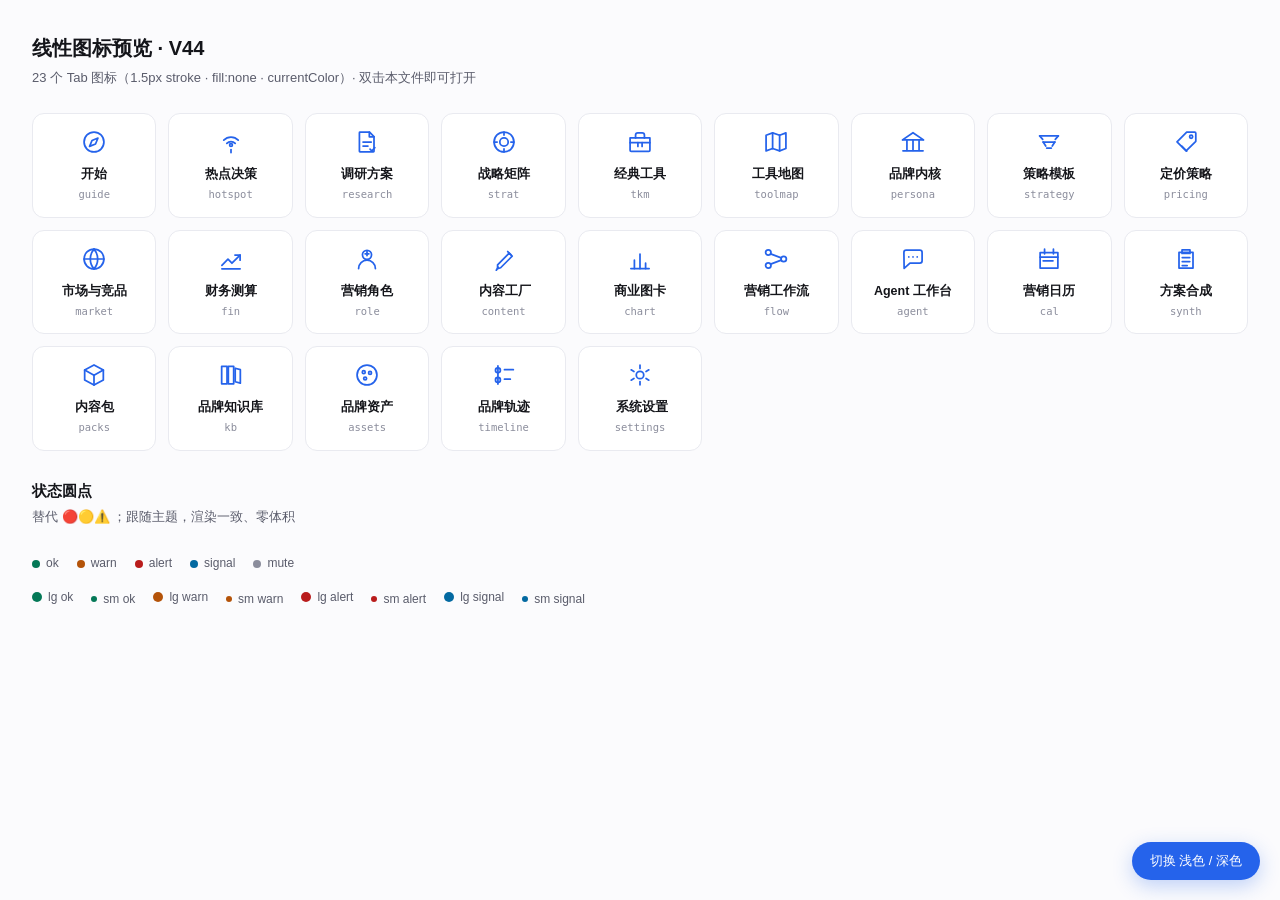
<file: icon-sample.html>
<!DOCTYPE html><html lang="zh-CN" data-theme="light"><head><meta charset="utf-8">
<meta name="viewport" content="width=device-width,initial-scale=1">
<title>图标预览 · V44</title><style>
:root{--brand:#2563eb;--brand2:#3b82f6;--ok:#047857;--warn:#b45309;--alert:#b91c1c;--signal:#0369a1;
--bg:#fbfbfd;--card:#fff;--line:#e9eaf0;--text:#14151a;--text-2:#5a5c6b;--text-3:#8b8d9c;}
html[data-theme="dark"]{--brand:#6fa8ff;--brand2:#a5c2ff;--ok:#5bcfa0;--warn:#f0b95b;--alert:#ff6b6b;--signal:#7cc4f5;
--bg:#0f1017;--card:#16171f;--line:#2a2c38;--text:#eceef5;--text-2:#a9abbd;--text-3:#6f7186;}
*{box-sizing:border-box}
body{margin:0;background:var(--bg);color:var(--text);font:14px/1.6 -apple-system,"PingFang SC","Microsoft YaHei",sans-serif;padding:32px}
h1{font-size:20px;margin:0 0 4px}p.sub{color:var(--text-2);margin:0 0 24px;font-size:13px}
.grid{display:grid;grid-template-columns:repeat(auto-fill,minmax(112px,1fr));gap:12px}
.ic{background:var(--card);border:1px solid var(--line);border-radius:12px;padding:14px 8px;text-align:center}
.ic__box{color:var(--brand);display:flex;justify-content:center;margin-bottom:8px}
.ic__box .ico{width:28px;height:28px}
.ic__n{font-size:12.5px;font-weight:600}
.ic__k{font-size:10.5px;color:var(--text-3);font-family:ui-monospace,Menlo,monospace;margin-top:2px}
.sec{margin-top:28px}
.dot{display:inline-block;width:8px;height:8px;border-radius:100px;background:var(--text-3)}
.dot--ok{background:var(--ok)}.dot--warn{background:var(--warn)}.dot--alert{background:var(--alert)}
.dot--signal{background:var(--signal)}.dot--mute{background:var(--text-3)}
.dot--lg{width:10px;height:10px}.dot--sm{width:6px;height:6px}
.dotw{display:inline-flex;align-items:center;gap:6px;margin-right:18px;font-size:12px;color:var(--text-2)}
.dotw b{font-weight:500}
button{position:fixed;right:20px;bottom:20px;background:var(--brand);color:#fff;border:0;border-radius:999px;
padding:10px 18px;font-size:13px;cursor:pointer;box-shadow:0 6px 20px rgba(37,99,235,.28)}
</style></head><body>
<h1>线性图标预览 · V44</h1>
<p class="sub">23 个 Tab 图标（1.5px stroke · fill:none · currentColor）· 双击本文件即可打开</p>
<div class="grid"><div class="ic"><div class="ic__box"><svg class="ico" viewBox="0 0 24 24" width="18" height="18" fill="none" stroke="currentColor" stroke-width="1.5" stroke-linecap="round" stroke-linejoin="round"><circle cx="12" cy="12" r="8.5"/><path d="M15.4 8.6l-2.1 5.1-5.1 2.1 2.1-5.1z"/></svg></div><div class="ic__n">开始</div><div class="ic__k">guide</div></div><div class="ic"><div class="ic__box"><svg class="ico" viewBox="0 0 24 24" width="18" height="18" fill="none" stroke="currentColor" stroke-width="1.5" stroke-linecap="round" stroke-linejoin="round"><circle cx="12" cy="14.5" r="1.2"/><path d="M12 18.5v2.5"/><path d="M8.4 13.2a5 5 0 017.2 0"/><path d="M5.8 10.4a8.6 8.6 0 0112.4 0"/></svg></div><div class="ic__n">热点决策</div><div class="ic__k">hotspot</div></div><div class="ic"><div class="ic__box"><svg class="ico" viewBox="0 0 24 24" width="18" height="18" fill="none" stroke="currentColor" stroke-width="1.5" stroke-linecap="round" stroke-linejoin="round"><path d="M6 3.5h8.2L18 7.3V20a.5.5 0 01-.5.5H6a.5.5 0 01-.5-.5V4a.5.5 0 01.5-.5z"/><path d="M14 3.5v4h4"/><path d="M8.6 12h7"/><path d="M8.6 15.5h4.2"/><path d="M14.6 18.2l1.5 1.5 2.6-2.8"/></svg></div><div class="ic__n">调研方案</div><div class="ic__k">research</div></div><div class="ic"><div class="ic__box"><svg class="ico" viewBox="0 0 24 24" width="18" height="18" fill="none" stroke="currentColor" stroke-width="1.5" stroke-linecap="round" stroke-linejoin="round"><circle cx="12" cy="12" r="8.5"/><circle cx="12" cy="12" r="3.6"/><path d="M12 3.5v2.6M12 17.9v2.6M3.5 12h2.6M17.9 12h2.6"/></svg></div><div class="ic__n">战略矩阵</div><div class="ic__k">strat</div></div><div class="ic"><div class="ic__box"><svg class="ico" viewBox="0 0 24 24" width="18" height="18" fill="none" stroke="currentColor" stroke-width="1.5" stroke-linecap="round" stroke-linejoin="round"><path d="M3.5 8.5h17v10.5a1 1 0 01-1 1h-15a1 1 0 01-1-1z"/><path d="M8.2 8.5V6.2a2 2 0 012-2h3.6a2 2 0 012 2v2.3"/><path d="M3.5 12.6h17"/><path d="M10.2 12.6v3.2M13.8 12.6v3.2"/></svg></div><div class="ic__n">经典工具</div><div class="ic__k">tkm</div></div><div class="ic"><div class="ic__box"><svg class="ico" viewBox="0 0 24 24" width="18" height="18" fill="none" stroke="currentColor" stroke-width="1.5" stroke-linecap="round" stroke-linejoin="round"><path d="M3.5 6.2l5.6-2 6 2 5.4-2v13.4l-5.4 2-6-2-5.6 2z"/><path d="M9.1 4.2v13.4M15.1 6.2v13.4"/></svg></div><div class="ic__n">️ 工具地图</div><div class="ic__k">toolmap</div></div><div class="ic"><div class="ic__box"><svg class="ico" viewBox="0 0 24 24" width="18" height="18" fill="none" stroke="currentColor" stroke-width="1.5" stroke-linecap="round" stroke-linejoin="round"><path d="M3 10.2L12 4l9 6.2"/><path d="M3.6 10.2h16.8"/><path d="M6.8 10.5v8.6M12 10.5v8.6M17.2 10.5v8.6"/><path d="M3.4 19.6h17.2"/></svg></div><div class="ic__n">️ 品牌内核</div><div class="ic__k">persona</div></div><div class="ic"><div class="ic__box"><svg class="ico" viewBox="0 0 24 24" width="18" height="18" fill="none" stroke="currentColor" stroke-width="1.5" stroke-linecap="round" stroke-linejoin="round"><path d="M4 6.8h16"/><path d="M7 12h10"/><path d="M10 17.2h4"/><path d="M4 6.8l2.6 3M20 6.8l-2.6 3"/><path d="M7 12l2.2 3.4M17 12l-2.2 3.4"/></svg></div><div class="ic__n">策略模板</div><div class="ic__k">strategy</div></div><div class="ic"><div class="ic__box"><svg class="ico" viewBox="0 0 24 24" width="18" height="18" fill="none" stroke="currentColor" stroke-width="1.5" stroke-linecap="round" stroke-linejoin="round"><path d="M12.6 3.6H19.5a.9.9 0 01.9.9v6.9l-8.3 8.3-7.8-7.8z"/><circle cx="16.4" cy="7.5" r="1.3"/><path d="M8.4 15.6l4.2 4.2"/></svg></div><div class="ic__n">定价策略</div><div class="ic__k">pricing</div></div><div class="ic"><div class="ic__box"><svg class="ico" viewBox="0 0 24 24" width="18" height="18" fill="none" stroke="currentColor" stroke-width="1.5" stroke-linecap="round" stroke-linejoin="round"><circle cx="12" cy="12" r="8.5"/><path d="M3.5 12h17"/><path d="M12 3.5a13 13 0 010 17"/><path d="M12 3.5a13 13 0 000 17"/></svg></div><div class="ic__n">市场与竞品</div><div class="ic__k">market</div></div><div class="ic"><div class="ic__box"><svg class="ico" viewBox="0 0 24 24" width="18" height="18" fill="none" stroke="currentColor" stroke-width="1.5" stroke-linecap="round" stroke-linejoin="round"><path d="M4.2 17.4l5.2-5.2 3.4 3.4 7-7"/><path d="M15.4 8.6h4.4v4.4"/><path d="M4.2 20.4h15.6"/></svg></div><div class="ic__n">财务测算</div><div class="ic__k">fin</div></div><div class="ic"><div class="ic__box"><svg class="ico" viewBox="0 0 24 24" width="18" height="18" fill="none" stroke="currentColor" stroke-width="1.5" stroke-linecap="round" stroke-linejoin="round"><circle cx="12" cy="8.4" r="3.9"/><path d="M4.8 20.2a7.2 7.2 0 0114.4 0"/><path d="M12 5.6v3.4M10.4 7.6h3.2"/></svg></div><div class="ic__n">营销角色</div><div class="ic__k">role</div></div><div class="ic"><div class="ic__box"><svg class="ico" viewBox="0 0 24 24" width="18" height="18" fill="none" stroke="currentColor" stroke-width="1.5" stroke-linecap="round" stroke-linejoin="round"><path d="M6.5 20.2l2.6-.7L19 9.6l-2.6-2.6L6.5 17z"/><path d="M15.2 5.6l2.6 2.6"/><path d="M5.4 21.6l1.6-2.6"/></svg></div><div class="ic__n">️ 内容工厂</div><div class="ic__k">content</div></div><div class="ic"><div class="ic__box"><svg class="ico" viewBox="0 0 24 24" width="18" height="18" fill="none" stroke="currentColor" stroke-width="1.5" stroke-linecap="round" stroke-linejoin="round"><path d="M4.2 20.2h15.6"/><path d="M7.2 20.2V13M12 20.2V7.8M16.8 20.2v-4.6"/></svg></div><div class="ic__n">商业图卡</div><div class="ic__k">chart</div></div><div class="ic"><div class="ic__box"><svg class="ico" viewBox="0 0 24 24" width="18" height="18" fill="none" stroke="currentColor" stroke-width="1.5" stroke-linecap="round" stroke-linejoin="round"><circle cx="5.4" cy="6.4" r="2.3"/><circle cx="5.4" cy="17.6" r="2.3"/><circle cx="18.6" cy="12" r="2.3"/><path d="M7.4 7.6l9.1 3.4M7.4 16.4l9.1-3.4"/></svg></div><div class="ic__n">营销工作流</div><div class="ic__k">flow</div></div><div class="ic"><div class="ic__box"><svg class="ico" viewBox="0 0 24 24" width="18" height="18" fill="none" stroke="currentColor" stroke-width="1.5" stroke-linecap="round" stroke-linejoin="round"><path d="M4.2 6.4a2 2 0 012-2h11.6a2 2 0 012 2v7.2a2 2 0 01-2 2H9.4L4.4 20z"/><path d="M8.4 10.2h.01M12 10.2h.01M15.6 10.2h.01"/></svg></div><div class="ic__n">Agent 工作台</div><div class="ic__k">agent</div></div><div class="ic"><div class="ic__box"><svg class="ico" viewBox="0 0 24 24" width="18" height="18" fill="none" stroke="currentColor" stroke-width="1.5" stroke-linecap="round" stroke-linejoin="round"><path d="M4.4 6.6h15.2v13.2H4.4z"/><path d="M8.2 3.6v4M15.8 3.6v4"/><path d="M4.4 10.4h15.2"/><path d="M7 13.6h8.4"/></svg></div><div class="ic__n">营销日历</div><div class="ic__k">cal</div></div><div class="ic"><div class="ic__box"><svg class="ico" viewBox="0 0 24 24" width="18" height="18" fill="none" stroke="currentColor" stroke-width="1.5" stroke-linecap="round" stroke-linejoin="round"><path d="M8.6 4.2h6.8v3H8.6z"/><path d="M6 6.4h12v13.4H6z"/><path d="M8.8 10.8h6.4M8.8 14.2h6.4M8.8 17.6h4.2"/></svg></div><div class="ic__n">方案合成</div><div class="ic__k">synth</div></div><div class="ic"><div class="ic__box"><svg class="ico" viewBox="0 0 24 24" width="18" height="18" fill="none" stroke="currentColor" stroke-width="1.5" stroke-linecap="round" stroke-linejoin="round"><path d="M12 3.4l8 4.4v8.4L12 20.6 4 16.2V7.8z"/><path d="M4 7.8l8 4.4 8-4.4"/><path d="M12 12.2v8.4"/></svg></div><div class="ic__n">内容包</div><div class="ic__k">packs</div></div><div class="ic"><div class="ic__box"><svg class="ico" viewBox="0 0 24 24" width="18" height="18" fill="none" stroke="currentColor" stroke-width="1.5" stroke-linecap="round" stroke-linejoin="round"><path d="M4 4.6h4.6v15H4z"/><path d="M9.7 4.6h4.6v15H9.7z"/><path d="M15.6 6.2l4.4 1.2v11.6l-4.4-1.2z"/></svg></div><div class="ic__n">品牌知识库</div><div class="ic__k">kb</div></div><div class="ic"><div class="ic__box"><svg class="ico" viewBox="0 0 24 24" width="18" height="18" fill="none" stroke="currentColor" stroke-width="1.5" stroke-linecap="round" stroke-linejoin="round"><circle cx="12" cy="12" r="8.5"/><circle cx="9.2" cy="9.6" r="1.25"/><circle cx="14.6" cy="10.2" r="1.25"/><circle cx="10.4" cy="15" r="1.25"/></svg></div><div class="ic__n">品牌资产</div><div class="ic__k">assets</div></div><div class="ic"><div class="ic__box"><svg class="ico" viewBox="0 0 24 24" width="18" height="18" fill="none" stroke="currentColor" stroke-width="1.5" stroke-linecap="round" stroke-linejoin="round"><path d="M6.8 4.2v15.6"/><circle cx="6.8" cy="8" r="2.1"/><circle cx="6.8" cy="16.2" r="2.1"/><path d="M12.4 7.4h7.6M12.4 15.6h5"/></svg></div><div class="ic__n">品牌轨迹</div><div class="ic__k">timeline</div></div><div class="ic"><div class="ic__box"><svg class="ico" viewBox="0 0 24 24" width="18" height="18" fill="none" stroke="currentColor" stroke-width="1.5" stroke-linecap="round" stroke-linejoin="round"><circle cx="12" cy="12" r="3.2"/><path d="M12 3.6v2.8M12 17.6v2.8M4.4 7.6l2.4 1.4M17.2 15l2.4 1.4M4.4 16.4l2.4-1.4M17.2 9l2.4-1.4"/></svg></div><div class="ic__n">️ 系统设置</div><div class="ic__k">settings</div></div></div>
<div class="sec"><h1 style="font-size:15px">状态圆点</h1><p class="sub">替代 🔴🟡⚠️ ；跟随主题，渲染一致、零体积</p>
<div><span class="dotw"><i class="dot dot--ok"></i><b>ok</b></span><span class="dotw"><i class="dot dot--warn"></i><b>warn</b></span><span class="dotw"><i class="dot dot--alert"></i><b>alert</b></span><span class="dotw"><i class="dot dot--signal"></i><b>signal</b></span><span class="dotw"><i class="dot dot--mute"></i><b>mute</b></span></div>
<div style="margin-top:12px"><span class="dotw"><i class="dot dot--ok dot--lg"></i><b>lg ok</b></span><span class="dotw"><i class="dot dot--ok dot--sm"></i><b>sm ok</b></span><span class="dotw"><i class="dot dot--warn dot--lg"></i><b>lg warn</b></span><span class="dotw"><i class="dot dot--warn dot--sm"></i><b>sm warn</b></span><span class="dotw"><i class="dot dot--alert dot--lg"></i><b>lg alert</b></span><span class="dotw"><i class="dot dot--alert dot--sm"></i><b>sm alert</b></span><span class="dotw"><i class="dot dot--signal dot--lg"></i><b>lg signal</b></span><span class="dotw"><i class="dot dot--signal dot--sm"></i><b>sm signal</b></span></div></div>
<button onclick="var h=document.documentElement;h.dataset.theme=h.dataset.theme==='dark'?'light':'dark'">切换 浅色 / 深色</button>
</body></html>
</file>
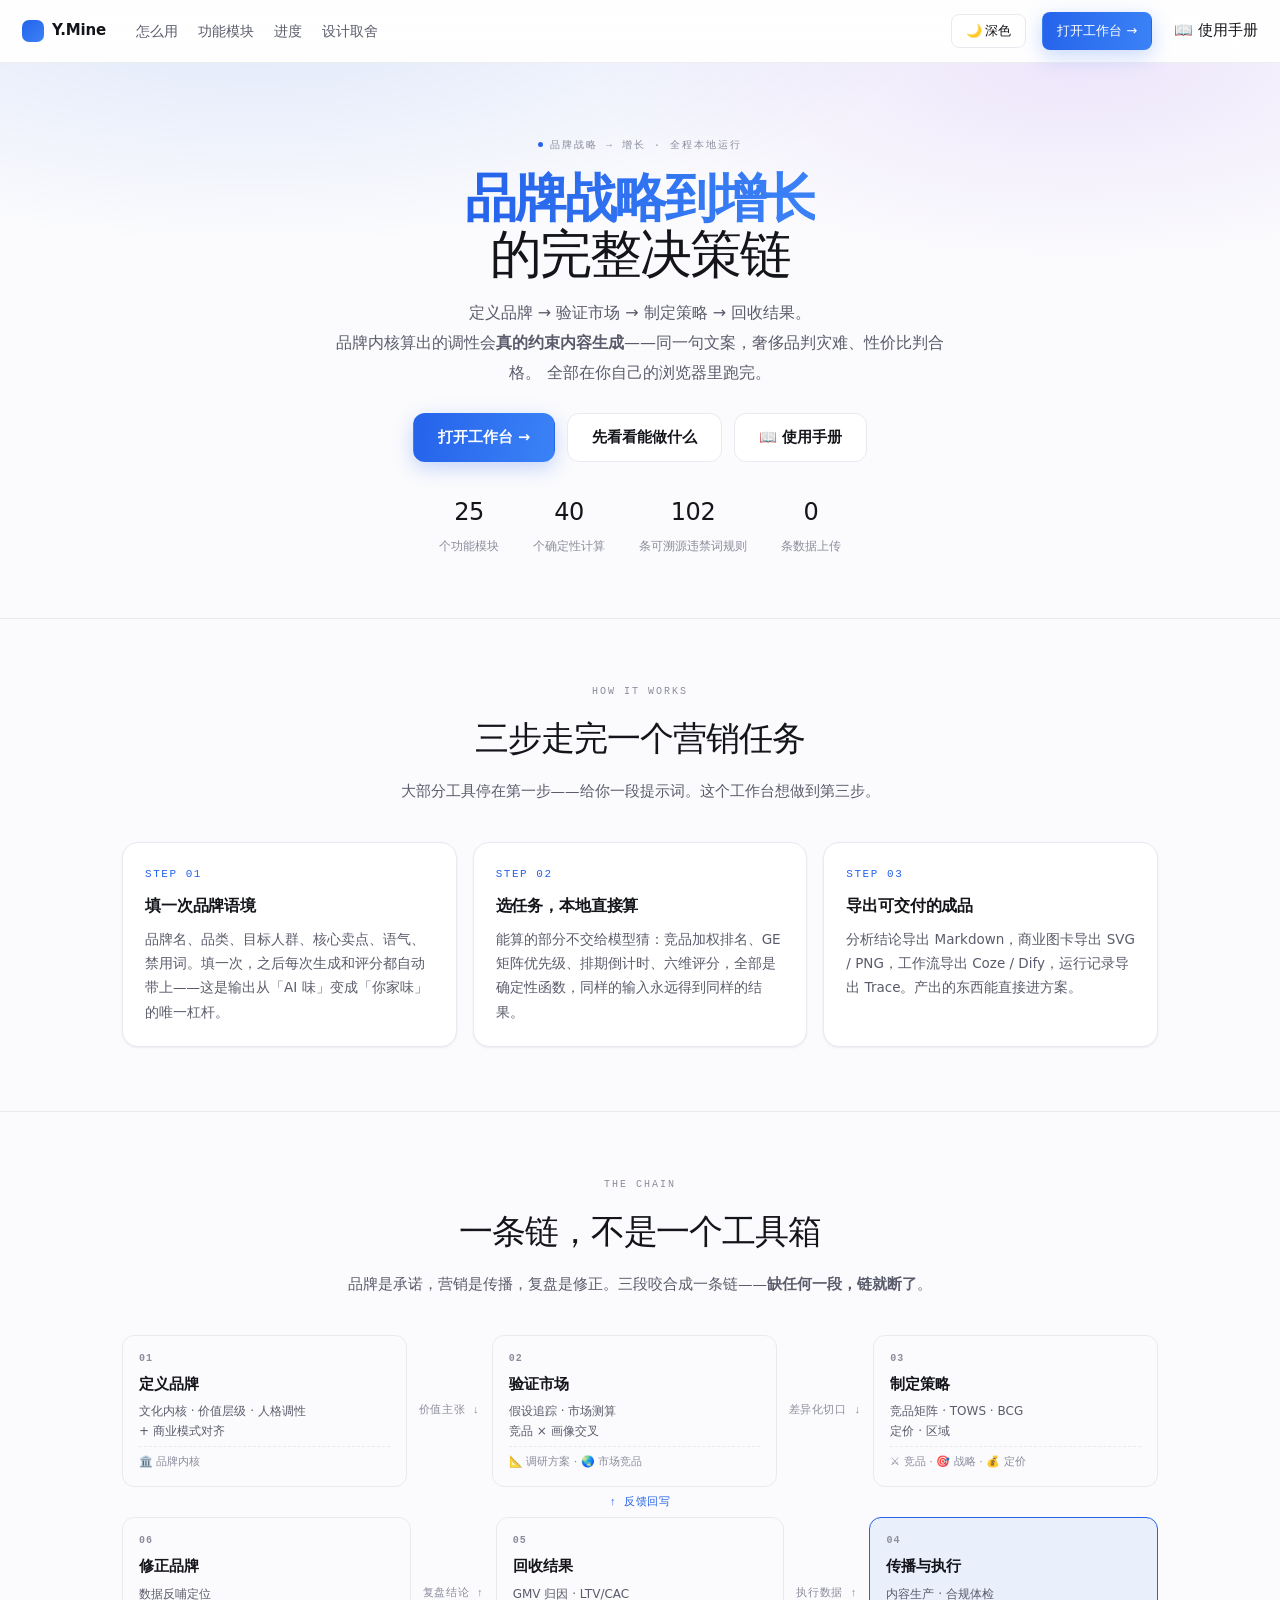
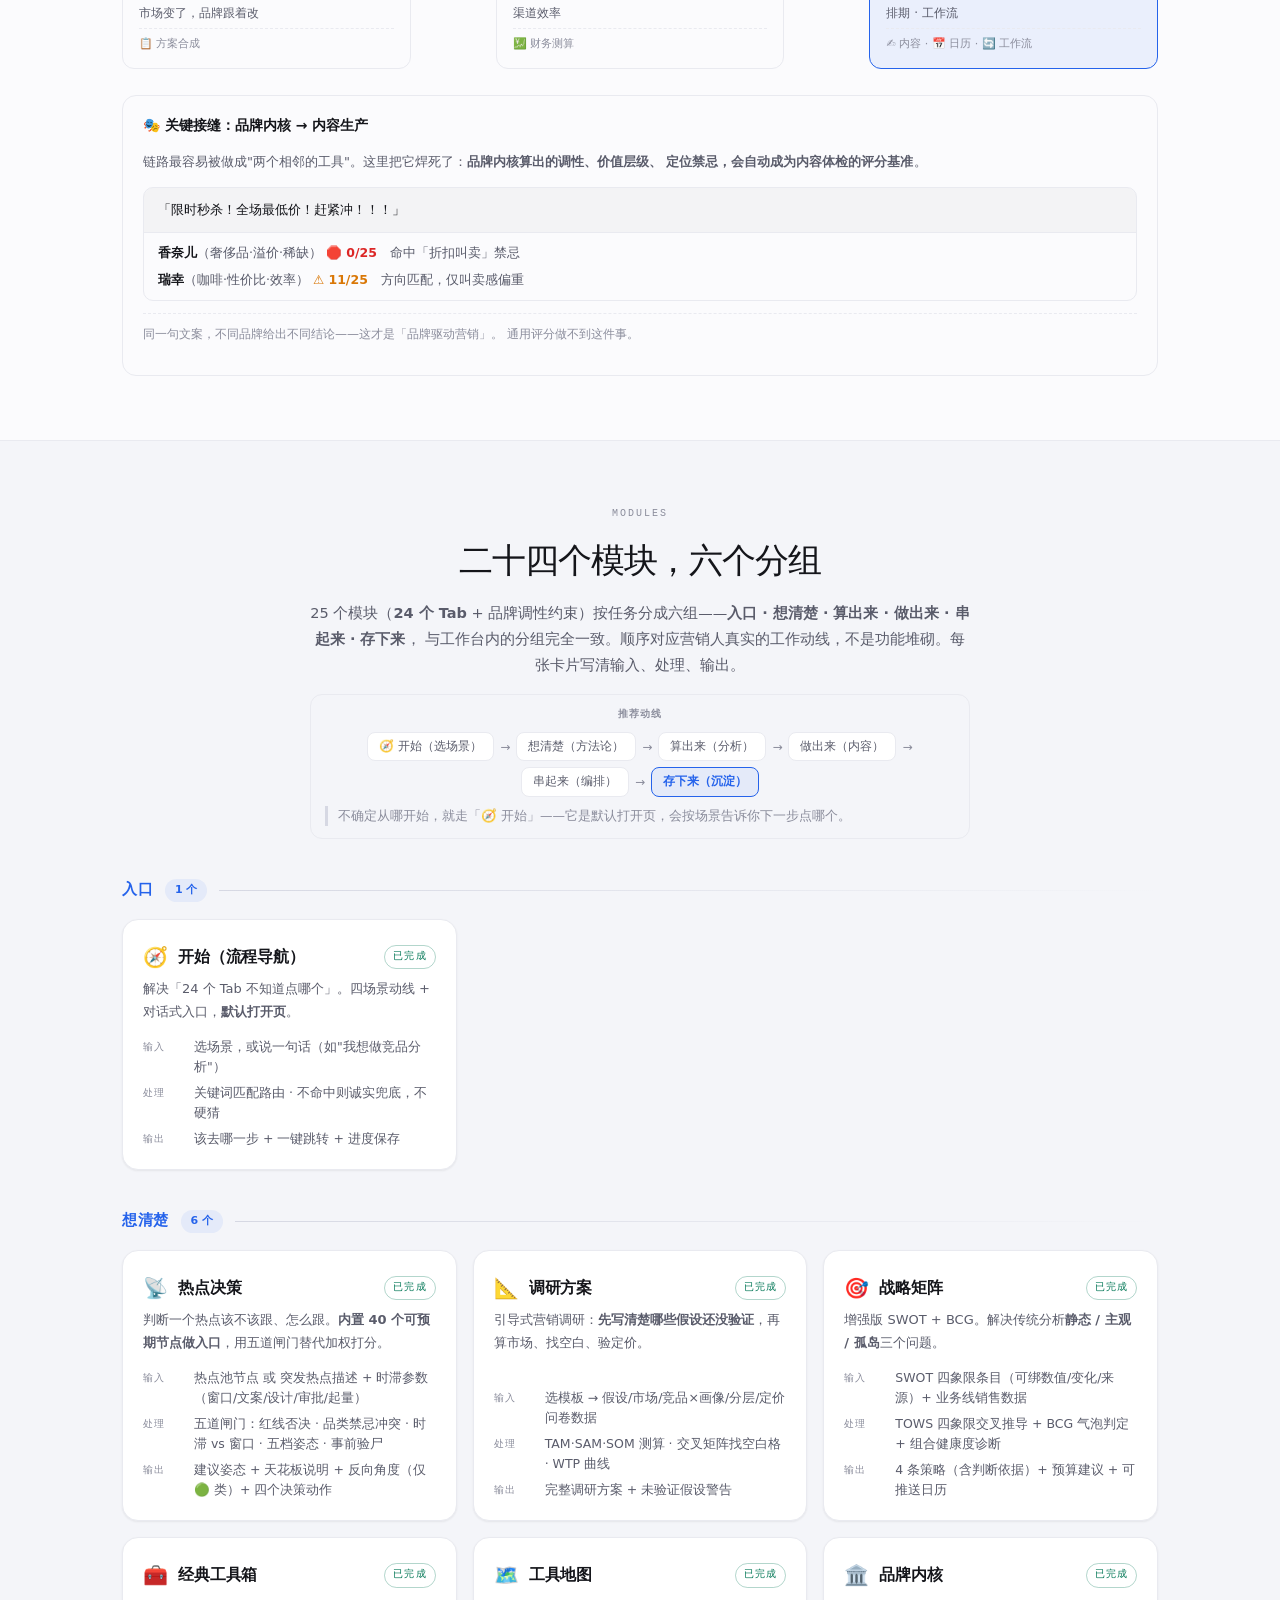
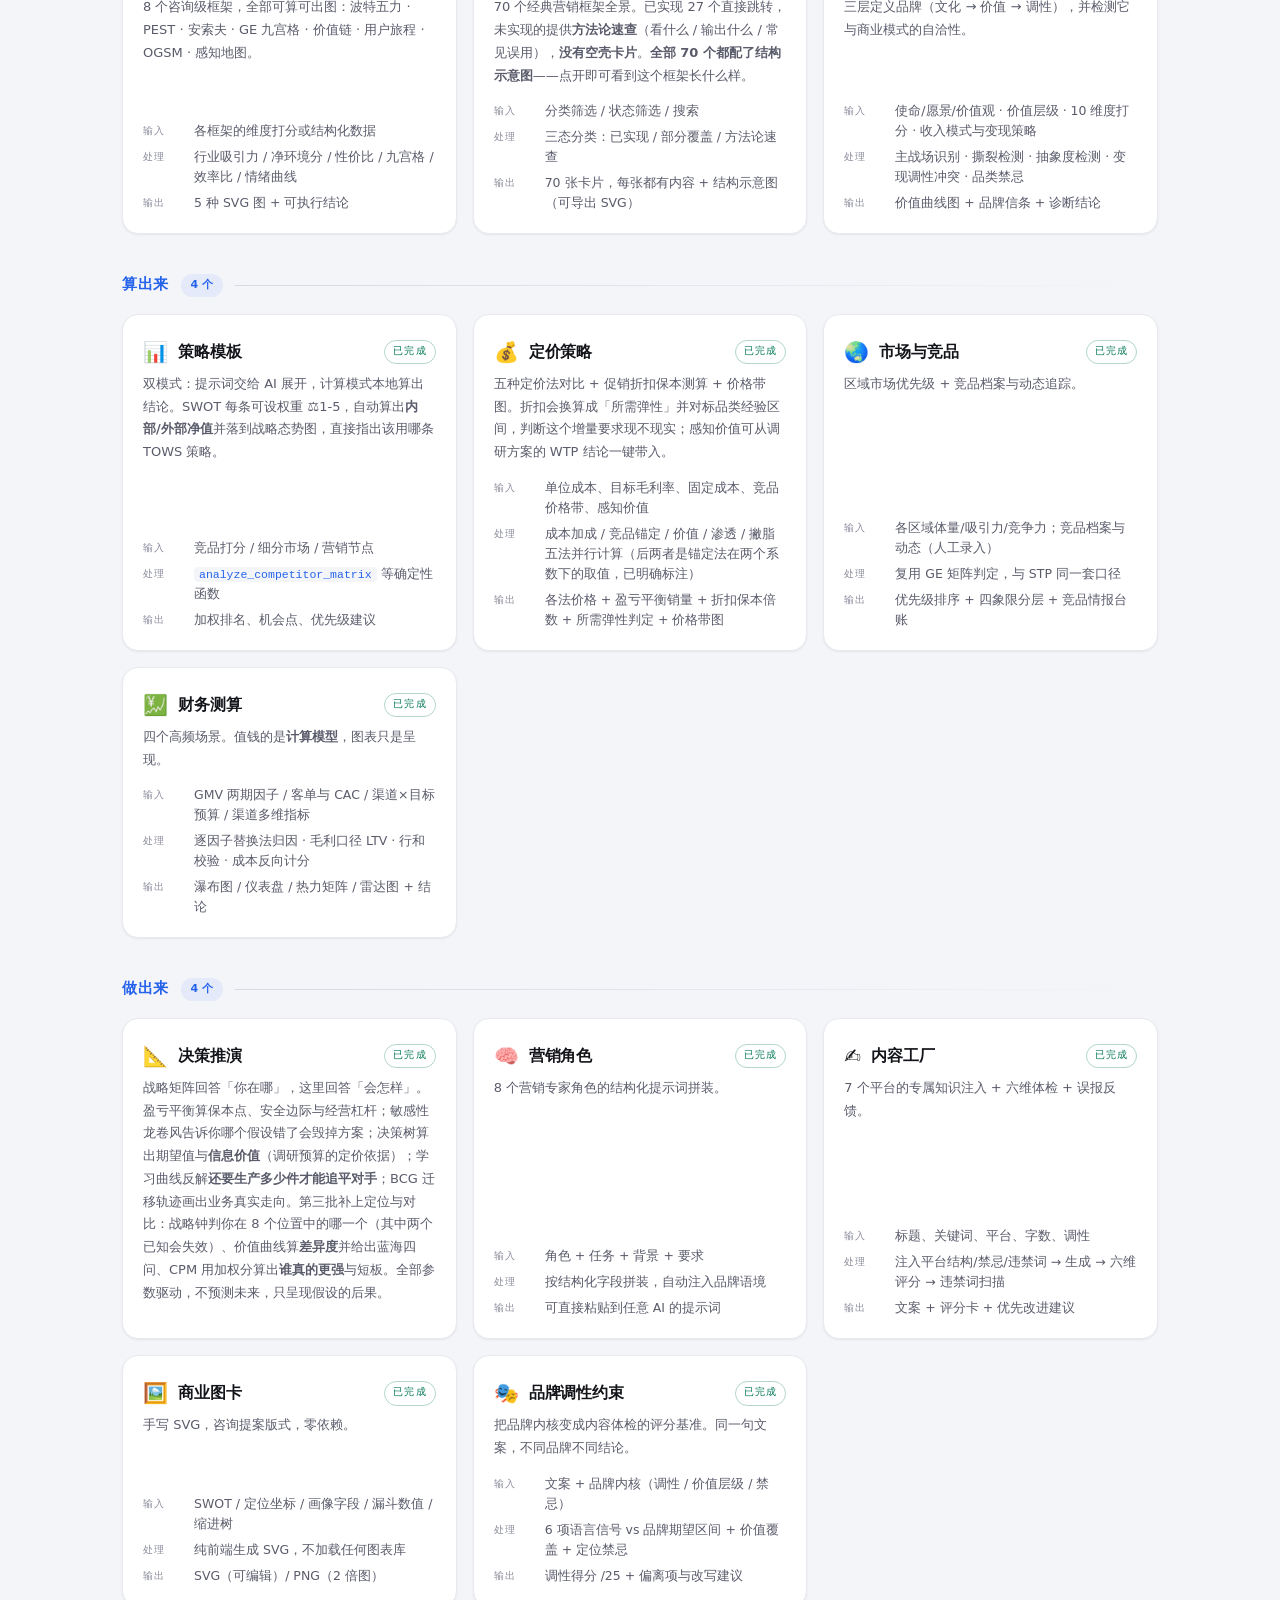
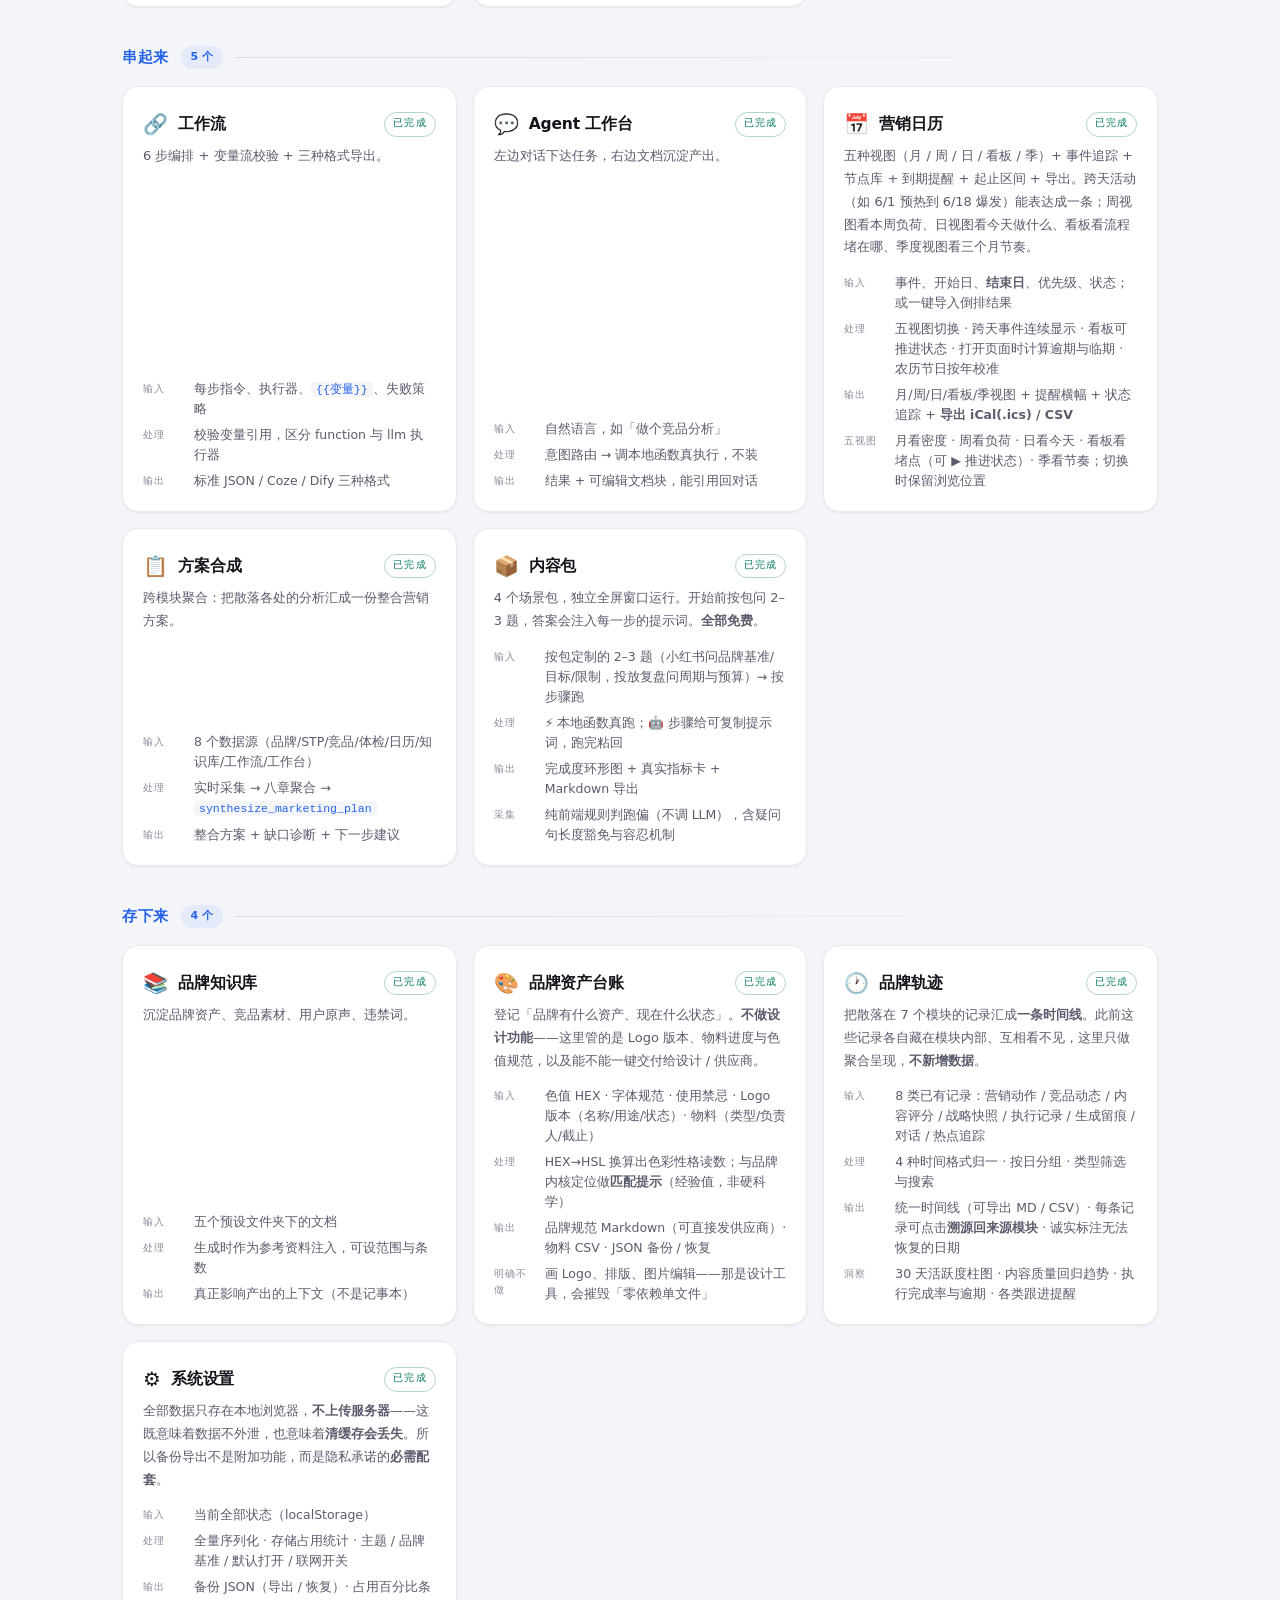
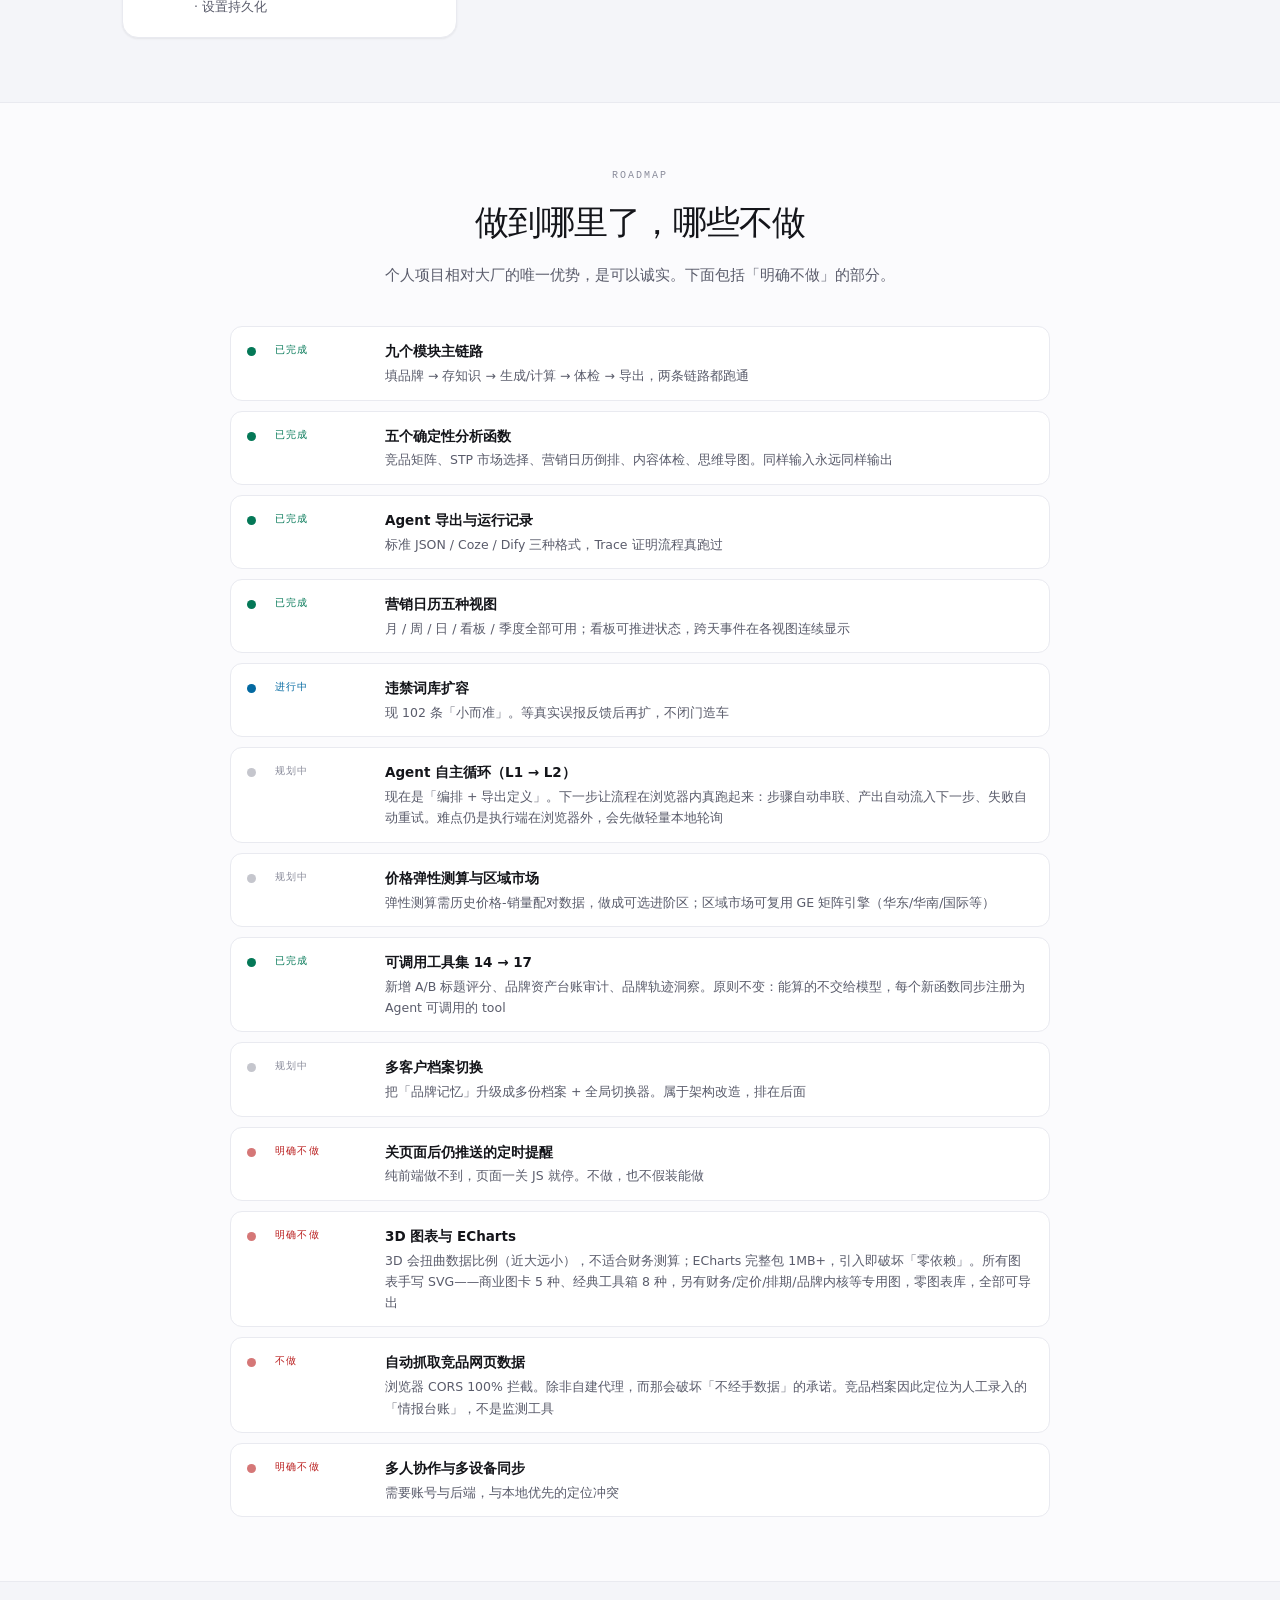
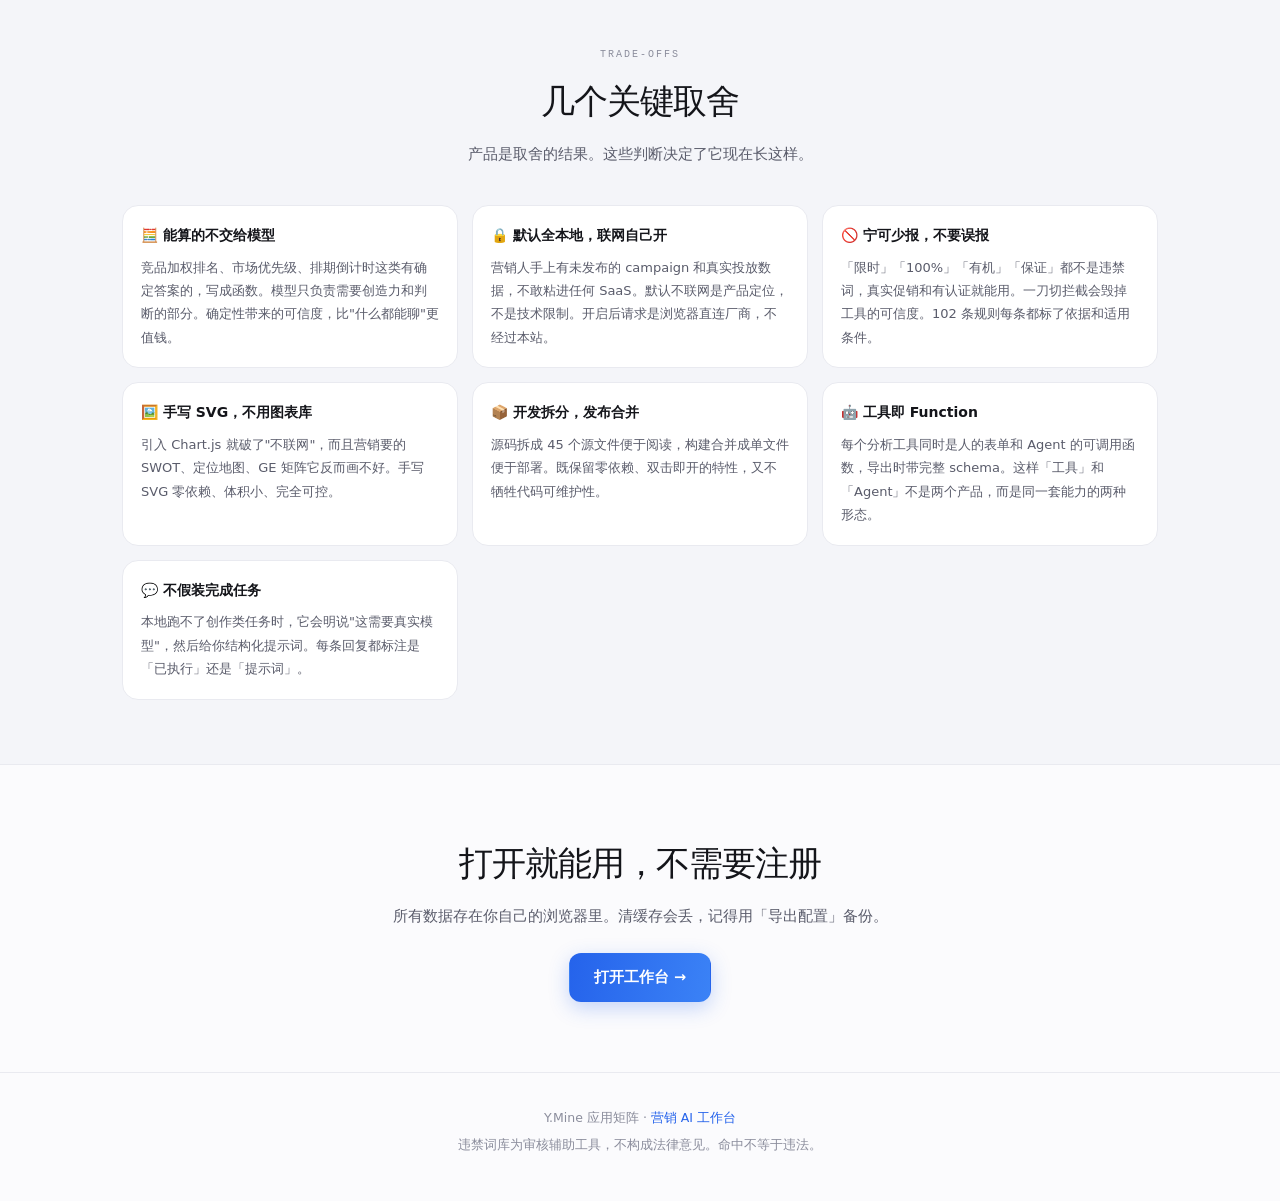
<file: landing.html>
<!DOCTYPE html>
<html lang="zh-CN" data-theme="light">
<head>
<meta charset="UTF-8">
<meta name="viewport" content="width=device-width, initial-scale=1">
<title>Y.Mine · 品牌战略到增长的完整决策链（全程本地运行）</title>
<meta name="description" content="定义品牌、验证市场、制定策略、回收结果的完整决策链。25 个模块、40 个确定性计算（其中 17 个可被工作流编排），全部在浏览器里跑完，数据不出本地。">
<style>
/* V43：与工作台共用一套 orbit token（冷蓝 · 浅色默认） */
:root{
  --brand:#2563eb; --brand2:#3b82f6;
  --brand-soft:rgba(37,99,235,.08);
  --brand-line:rgba(37,99,235,.22);
  --brand-glow:rgba(37,99,235,.18);
  --ok:#047857;     --ok-soft:#ecfdf5;     --ok-line:rgba(4,120,87,.22);
  --warn:#b45309;   --warn-soft:#fffbeb;   --warn-line:rgba(180,83,9,.22);
  --alert:#b91c1c;  --alert-soft:#fef2f2;  --alert-line:rgba(185,28,28,.22);
  --signal:#0369a1; --signal-soft:#eff6ff; --signal-line:rgba(3,105,161,.22);
  --bg:#fbfbfd; --bg-soft:#f4f5f9; --bg-elev:#ffffff;
  --card:#ffffff;
  --card-strong:#ffffff;
  --line:#e9eaf0; --line-strong:#d6d8e3;
  --text:#14151a; --text-2:#5a5c6b; --text-3:#8b8d9c; --soft:#6b6d7c;
  --font-disp:-apple-system,BlinkMacSystemFont,"SF Pro Display","PingFang SC","Microsoft YaHei",system-ui,sans-serif;
  --font-body:-apple-system,BlinkMacSystemFont,"SF Pro Text","PingFang SC","Microsoft YaHei","Segoe UI",system-ui,sans-serif;
  --font-mono:"SF Mono",ui-monospace,"Menlo","Consolas",monospace;
  --r-sm:8px; --r-md:12px; --r-lg:16px; --r-xl:22px;
  --t-fast:160ms cubic-bezier(.2,.7,.2,1);
  --shadow-sm:0 1px 2px rgba(16,17,26,.04), 0 1px 3px rgba(16,17,26,.03);
  --shadow-md:0 4px 14px rgba(16,17,26,.06);
  --shadow-lg:0 12px 32px rgba(16,17,26,.10);
  --glass:rgba(255,255,255,.78);
  --glass-line:rgba(20,21,26,.07);
  --vein:radial-gradient(1200px 440px at 15% -10%, rgba(37,99,235,.10), transparent 60%),
         radial-gradient(900px 380px at 88% 0%, rgba(59,130,246,.09), transparent 60%);
}
html[data-theme="dark"]{
  --brand:#6fa8ff; --brand2:#a5c2ff;
  --brand-soft:rgba(111,168,255,.14);
  --brand-line:rgba(111,168,255,.30);
  --brand-glow:rgba(111,168,255,.22);
  --ok:#5bcfa0;     --ok-soft:rgba(91,207,160,.12);     --ok-line:rgba(91,207,160,.30);
  --warn:#f0b95b;   --warn-soft:rgba(240,185,91,.12);   --warn-line:rgba(240,185,91,.30);
  --alert:#ff6b6b;  --alert-soft:rgba(255,107,107,.12); --alert-line:rgba(255,107,107,.30);
  --signal:#6fa8ff; --signal-soft:rgba(111,168,255,.12); --signal-line:rgba(111,168,255,.30);
  --bg:#0a0b0f; --bg-soft:#12131a; --bg-elev:#16171f;
  --card:#14151d;
  --card-strong:#1a1b24;
  --line:#23242f; --line-strong:#333545;
  --text:#e8edf5; --text-2:#a2a4b4; --text-3:#6e7080; --soft:#9a9caa;
  --shadow-sm:0 1px 2px rgba(0,0,0,.4);
  --shadow-md:0 4px 16px rgba(0,0,0,.45);
  --shadow-lg:0 12px 34px rgba(0,0,0,.55);
  --glass:rgba(16,17,25,.76);
  --glass-line:rgba(255,255,255,.09);
  --vein:radial-gradient(1200px 600px at 20% -10%, rgba(111,168,255,.10), transparent 60%),
         radial-gradient(900px 480px at 90% 0%, rgba(91,207,160,.06), transparent 60%);
}
*{box-sizing:border-box;}
body{
  margin:0;background:var(--bg);color:var(--text);
  font-family:var(--font-body);font-size:15px;line-height:1.7;
  -webkit-font-smoothing:antialiased;-moz-osx-font-smoothing:grayscale;
}
h1,h2,h3,h4{margin:0;}
a{color:inherit;text-decoration:none;}
::selection{background:var(--brand-glow);}

.wrap{max-width:1080px;margin:0 auto;padding:0 22px;}
.eyebrow{
  font-family:var(--font-mono);font-size:10px;letter-spacing:.2em;
  color:var(--text-3);text-transform:uppercase;
}
.eyebrow--dot::before{
  content:"";display:inline-block;width:5px;height:5px;border-radius:100px;
  background:var(--brand);margin-right:7px;vertical-align:middle;transform:translateY(-1px);
}
.btn{
  display:inline-block;padding:11px 24px;border-radius:var(--r-md);
  font-size:14.5px;font-weight:600;transition:var(--t-fast);border:1px solid transparent;
}
.btn--primary{background:linear-gradient(100deg,var(--brand),var(--brand2));color:#fff;box-shadow:0 6px 20px rgba(37,99,235,.26);}
.btn--primary:hover{transform:translateY(-1px);box-shadow:0 10px 26px rgba(37,99,235,.34);}
.btn--ghost{background:var(--card);color:var(--text);border-color:var(--line);}
.btn--ghost:hover{border-color:var(--brand);color:var(--brand);}
.btn--sm{padding:7px 14px;font-size:13px;border-radius:var(--r-sm);font-weight:500;}

/* ===== Nav ===== */
.nav{
  position:sticky;top:0;z-index:100;
  display:flex;align-items:center;gap:16px;
  padding:12px 22px;border-bottom:1px solid var(--glass-line);
  background:var(--glass);
  backdrop-filter:blur(20px) saturate(160%);
  -webkit-backdrop-filter:blur(20px) saturate(160%);
}
.nav__logo{display:flex;align-items:center;gap:8px;font-weight:700;font-size:15px;letter-spacing:-.01em;}
.nav__logo i{
  width:22px;height:22px;border-radius:7px;display:inline-block;
  background:linear-gradient(135deg,var(--brand),var(--brand2));
}
.nav__links{display:flex;gap:20px;margin-left:14px;font-size:13.5px;color:var(--text-2);}
.nav__links a:hover{color:var(--brand);}
.nav .spacer{flex:1;}
@media(max-width:760px){.nav__links{display:none;}}
@media(max-width:900px){
  .nav__links{gap:14px;font-size:13px;}
  .hero{padding:56px 18px 46px;}
  .hero__stats{gap:26px;}
  .sec{padding:48px 18px;}
}
@media(max-width:620px){
  .hero{padding:44px 16px 38px;}
  .hero__sub{font-size:15px;}
  .hero__stats{gap:20px;}
  .hero__stat b{font-size:20px;}
  .mods{grid-template-columns:1fr;}
  .trade{grid-template-columns:1fr;}
  .steps{grid-template-columns:1fr;}
  .sec{padding:40px 16px;}
  .wrap{padding:0 16px;}
  .final{padding:52px 16px;}
  .nav{padding:10px 16px;}
}
@media(max-width:420px){
  .hero__stats{gap:16px;}
  .hero__stat b{font-size:18px;}
  .hero__cta .btn{padding:10px 18px;font-size:14px;}
  .road__row{padding:11px 13px;gap:10px;}
}

/* ===== Hero ===== */
.hero{
  padding:74px 22px 60px;text-align:center;
  background:
    radial-gradient(1100px 400px at 20% -12%, rgba(37,99,235,.13), transparent 62%),
    radial-gradient(820px 340px at 84% 0%, rgba(124,58,237,.11), transparent 60%);
  border-bottom:1px solid var(--line);
}
.hero__title{
  font-family:var(--font-disp);font-size:clamp(32px,5.4vw,52px);
  line-height:1.08;letter-spacing:-.04em;font-weight:300;margin:16px 0 16px;
}
.hero__title b{
  font-weight:600;
  background:linear-gradient(100deg,var(--brand),var(--brand2));
  -webkit-background-clip:text;background-clip:text;color:transparent;
}
.hero__sub{
  max-width:620px;margin:0 auto 26px;font-size:16px;line-height:1.85;color:var(--text-2);
}
.hero__cta{display:flex;gap:12px;justify-content:center;flex-wrap:wrap;margin-bottom:30px;}
.hero__stats{display:flex;gap:34px;justify-content:center;flex-wrap:wrap;}
.hero__stat b{
  display:block;font-family:var(--font-disp);font-size:24px;font-weight:300;
  letter-spacing:-.02em;color:var(--text);
}
.hero__stat span{font-size:12px;color:var(--text-3);}

/* ===== Section ===== */
.sec{padding:64px 22px;border-bottom:1px solid var(--line);}
.sec--soft{background:var(--bg-soft);}
.sec__hd{max-width:660px;margin:0 auto 38px;text-align:center;}
.sec__hd h2{
  font-family:var(--font-disp);font-size:clamp(24px,3.4vw,34px);
  font-weight:300;letter-spacing:-.03em;margin:10px 0 10px;
}
.sec__hd p{margin:0;color:var(--text-2);font-size:14.5px;line-height:1.8;}

/* ===== 三步流程 ===== */
.steps{display:grid;grid-template-columns:repeat(auto-fit,minmax(240px,1fr));gap:16px;}
.stepc{
  background:var(--card);border:1px solid var(--line);border-radius:var(--r-lg);
  padding:22px;box-shadow:var(--shadow-sm);position:relative;
}
.stepc__no{
  font-family:var(--font-mono);font-size:11px;letter-spacing:.14em;
  color:var(--brand);margin-bottom:8px;
}
.stepc h3{font-size:16px;font-weight:600;margin-bottom:8px;letter-spacing:-.01em;}
.stepc p{margin:0;font-size:13.5px;color:var(--text-2);line-height:1.8;}

/* ===== 模块卡片 ===== */
.mods{display:grid;grid-template-columns:repeat(auto-fit,minmax(320px,1fr));gap:16px;}
.modgrp{grid-column:1/-1;display:flex;align-items:center;gap:12px;margin:22px 0 0;}
.modgrp:first-child{margin-top:0;}
.modgrp__lb{font-size:15px;font-weight:800;color:var(--brand);letter-spacing:.5px;white-space:nowrap;}
.modgrp__n{font-size:11px;font-weight:600;color:var(--brand);padding:2px 10px;border-radius:20px;background:var(--brand-soft);white-space:nowrap;}
.modgrp__line{flex:1;height:1px;background:linear-gradient(90deg,var(--line-strong),transparent);}
.mod{
  background:var(--card);border:1px solid var(--line);border-radius:var(--r-lg);
  padding:20px;box-shadow:var(--shadow-sm);transition:var(--t-fast);
  display:flex;flex-direction:column;
}
.mod:hover{transform:translateY(-2px);box-shadow:var(--shadow-md);border-color:var(--line-strong);}
.mod__hd{display:flex;align-items:center;gap:10px;margin-bottom:4px;}
.mod__ico{font-size:20px;}
.mod__name{font-size:15.5px;font-weight:600;letter-spacing:-.01em;}
.mod__tag{
  margin-left:auto;font-family:var(--font-mono);font-size:9.5px;letter-spacing:.12em;
  text-transform:uppercase;padding:3px 8px;border-radius:100px;
  border:1px solid var(--line-strong);color:var(--text-3);white-space:nowrap;
}
.mod__tag.is-done{color:var(--ok);border-color:rgba(4,120,87,.3);}
.mod__tag.is-wip{color:var(--signal);border-color:rgba(3,105,161,.3);}
.mod__tag.is-plan{color:var(--text-3);}
.mod__desc{font-size:13px;color:var(--text-2);margin:0 0 14px;line-height:1.75;}
.io{display:flex;flex-direction:column;gap:6px;margin-top:auto;}
.io__row{display:flex;gap:9px;align-items:flex-start;font-size:12.5px;line-height:1.6;}
.io__k{
  flex:0 0 42px;font-family:var(--font-mono);font-size:9.5px;letter-spacing:.1em;
  color:var(--text-3);padding-top:3px;
}
.io__v{color:var(--text-2);}
.io__v code{
  font-family:var(--font-mono);font-size:11.5px;
  background:var(--bg-soft);padding:1px 5px;border-radius:4px;color:var(--brand);
}

/* ===== 进度表 ===== */
.road{display:flex;flex-direction:column;gap:10px;max-width:820px;margin:0 auto;}
.road__row{
  display:grid;grid-template-columns:14px 96px 1fr;gap:14px;align-items:start;
  background:var(--card);border:1px solid var(--line);border-radius:var(--r-md);
  padding:13px 16px;
}
@media(max-width:640px){.road__row{grid-template-columns:14px 1fr;}.road__row .road__st{grid-column:2;}}
.road__dot{width:9px;height:9px;border-radius:100px;margin-top:7px;}
.road__dot.is-done{background:var(--ok);}
.road__dot.is-wip{background:var(--signal);}
.road__dot.is-plan{background:var(--text-3);opacity:.5;}
.road__dot.is-no{background:var(--alert);opacity:.6;}
.road__st{
  font-family:var(--font-mono);font-size:10px;letter-spacing:.12em;text-transform:uppercase;
  padding-top:2px;
}
.road__st.is-done{color:var(--ok);}
.road__st.is-wip{color:var(--signal);}
.road__st.is-plan{color:var(--text-3);}
.road__st.is-no{color:var(--alert);}
.road__t{font-size:13.5px;line-height:1.7;}
.road__t b{font-weight:600;}
.road__t span{display:block;color:var(--text-2);font-size:12.5px;margin-top:2px;}

/* ===== 取舍 ===== */
.trade{display:grid;grid-template-columns:repeat(auto-fit,minmax(300px,1fr));gap:14px;}
.trade__c{
  border:1px solid var(--line);border-radius:var(--r-lg);padding:18px;background:var(--card);
}
.trade__c h4{font-size:14px;font-weight:600;margin-bottom:8px;display:flex;gap:7px;align-items:center;}
.trade__c p{margin:0;font-size:13px;color:var(--text-2);line-height:1.8;}

/* ===== CTA ===== */
.final{padding:70px 22px;text-align:center;}
.final h2{font-family:var(--font-disp);font-size:clamp(24px,3.4vw,34px);font-weight:300;letter-spacing:-.03em;margin-bottom:12px;}
.final p{color:var(--text-2);margin:0 0 24px;font-size:14.5px;}

.foot{padding:34px 22px 46px;text-align:center;color:var(--text-3);font-size:12.5px;border-top:1px solid var(--line);}
.foot a{color:var(--brand);}

.mflow{margin:14px 0 18px;padding:12px 14px;border:1px solid var(--line);border-radius:12px;background:var(--bg-soft);}
.mflow__hd{font-family:var(--font-mono);font-size:9.5px;font-weight:700;letter-spacing:.10em;color:var(--text-3);margin-bottom:9px;}
.mflow__steps{display:flex;flex-wrap:wrap;align-items:center;gap:6px;justify-content:center;}
.mfl__step{font-size:12px;line-height:1.45;padding:5px 11px;border-radius:8px;background:var(--card);border:1px solid var(--line);color:var(--text-2);white-space:nowrap;}
.mfl__step.is-out{background:var(--brand-soft);border-color:var(--brand);color:var(--brand);font-weight:600;}
.mfl__arrow{color:var(--text-3);font-size:12px;flex:0 0 auto;}
.mflow__note{margin-top:9px;font-size:12.5px;line-height:1.65;color:var(--text-3);border-left:3px solid var(--line-strong);padding-left:10px;text-align:left;}

/* ===== 决策链 ===== */
.chain{margin:22px 0 8px;}
.chain__row{display:grid;grid-template-columns:1fr auto 1fr auto 1fr;gap:10px;align-items:stretch;}
.chain__row--back{grid-template-columns:1fr;justify-items:center;margin:6px 0;}
.chain__link{
  align-self:center;font-size:11px;color:var(--text-3);font-family:var(--font-mono);
  letter-spacing:.06em;white-space:nowrap;padding:0 2px;
}
.chain__link--up{color:var(--brand);}
.chain__node{
  border:1px solid var(--line);border-radius:12px;padding:14px 16px;background:var(--bg);
  display:flex;flex-direction:column;gap:5px;
}
.chain__node--key{border-color:var(--brand);background:var(--brand-soft);}
.chain__no{font-family:var(--font-mono);font-size:10px;font-weight:700;color:var(--text-3);letter-spacing:.1em;}
.chain__t{font-size:15px;font-weight:700;color:var(--text);}
.chain__d{font-size:12px;line-height:1.6;color:var(--text-2);}
.chain__m{font-size:11px;color:var(--text-3);margin-top:auto;padding-top:6px;border-top:1px dashed var(--line);}

/* ===== 调性接缝演示 ===== */
.tcbox{
  margin-top:26px;border:1px solid var(--line);border-radius:14px;padding:18px 20px;background:var(--bg);
}
.tcbox__hd{font-size:14px;font-weight:700;margin-bottom:8px;}
.tcbox__p{font-size:13px;line-height:1.75;color:var(--text-2);margin-bottom:14px;}
.tcbox__note{font-size:12px;line-height:1.7;color:var(--text-3);margin-top:12px;
  border-top:1px dashed var(--line);padding-top:10px;}
.tcdemo{border:1px solid var(--line);border-radius:10px;overflow:hidden;}
.tcdemo__txt{
  padding:11px 14px;background:rgba(127,127,127,.06);font-size:13px;
  color:var(--text);border-bottom:1px solid var(--line);
}
.tcdemo__r{padding:10px 14px;display:flex;flex-direction:column;gap:7px;}
.tcdemo__i{font-size:12.5px;color:var(--text-2);line-height:1.6;}
.tcdemo__b{font-weight:600;color:var(--text);}
.tcdemo__i .is-bad{color:#dc2626;}
.tcdemo__i .is-warn{color:#d97706;}
@media(max-width:860px){
  .chain__row{grid-template-columns:1fr;gap:8px;}
  .chain__link{text-align:center;padding:2px 0;}
}
</style>
</head>
<body>

<nav class="nav">
  <a class="nav__logo" href="#top"><i></i>Y.Mine</a>
  <div class="nav__links">
    <a href="#how">怎么用</a>
    <a href="#modules">功能模块</a>
    <a href="#roadmap">进度</a>
    <a href="#trade">设计取舍</a>
  </div>
  <span class="spacer"></span>
  <button class="btn btn--sm btn--ghost" id="btnTheme">🌙 深色</button>
  <a class="btn btn--sm btn--primary" href="index.html">打开工作台 →</a>
<a class="nav__link" href="manual.html" style="margin-left:6px">📖 使用手册</a></nav>

<header class="hero" id="top">
  <div class="eyebrow eyebrow--dot">品牌战略 → 增长 · 全程本地运行</div>
  <h1 class="hero__title"><b>品牌战略到增长</b><br>的完整决策链</h1>
  <p class="hero__sub">
    定义品牌 → 验证市场 → 制定策略 → 回收结果。<br>
    品牌内核算出的调性会<b>真的约束内容生成</b>——同一句文案，奢侈品判灾难、性价比判合格。
    全部在你自己的浏览器里跑完。
  </p>
  <div class="hero__cta">
    <a class="btn btn--primary" href="index.html">打开工作台 →</a>
    <a class="btn btn--ghost" href="#modules">先看看能做什么</a>
    <a class="btn btn--ghost" href="manual.html">📖 使用手册</a>
  </div>
  <div class="hero__stats">
    <div class="hero__stat"><b>25</b><span>个功能模块</span></div>
    <div class="hero__stat"><b>40</b><span>个确定性计算</span></div>
    <div class="hero__stat"><b>102</b><span>条可溯源违禁词规则</span></div>
    <div class="hero__stat"><b>0</b><span>条数据上传</span></div>
  </div>
</header>

<section class="sec" id="how">
  <div class="wrap">
    <div class="sec__hd">
      <div class="eyebrow">How it works</div>
      <h2>三步走完一个营销任务</h2>
      <p>大部分工具停在第一步——给你一段提示词。这个工作台想做到第三步。</p>
    </div>
    <div class="steps">
      <div class="stepc">
        <div class="stepc__no">STEP 01</div>
        <h3>填一次品牌语境</h3>
        <p>品牌名、品类、目标人群、核心卖点、语气、禁用词。填一次，之后每次生成和评分都自动带上——这是输出从「AI 味」变成「你家味」的唯一杠杆。</p>
      </div>
      <div class="stepc">
        <div class="stepc__no">STEP 02</div>
        <h3>选任务，本地直接算</h3>
        <p>能算的部分不交给模型猜：竞品加权排名、GE 矩阵优先级、排期倒计时、六维评分，全部是确定性函数，同样的输入永远得到同样的结果。</p>
      </div>
      <div class="stepc">
        <div class="stepc__no">STEP 03</div>
        <h3>导出可交付的成品</h3>
        <p>分析结论导出 Markdown，商业图卡导出 SVG / PNG，工作流导出 Coze / Dify，运行记录导出 Trace。产出的东西能直接进方案。</p>
      </div>
    </div>
  </div>
</section>

<section class="sec" id="chain">
  <div class="wrap">
    <div class="sec__hd">
      <div class="eyebrow">The Chain</div>
      <h2>一条链，不是一个工具箱</h2>
      <p>品牌是承诺，营销是传播，复盘是修正。三段咬合成一条链——<b>缺任何一段，链就断了</b>。</p>
    </div>

    <div class="chain">
      <div class="chain__row">
        <div class="chain__node">
          <div class="chain__no">01</div>
          <div class="chain__t">定义品牌</div>
          <div class="chain__d">文化内核 · 价值层级 · 人格调性<br>+ 商业模式对齐</div>
          <div class="chain__m">🏛️ 品牌内核</div>
        </div>
        <div class="chain__link">价值主张 ↓</div>
        <div class="chain__node">
          <div class="chain__no">02</div>
          <div class="chain__t">验证市场</div>
          <div class="chain__d">假设追踪 · 市场测算<br>竞品 × 画像交叉</div>
          <div class="chain__m">📐 调研方案 · 🌏 市场竞品</div>
        </div>
        <div class="chain__link">差异化切口 ↓</div>
        <div class="chain__node">
          <div class="chain__no">03</div>
          <div class="chain__t">制定策略</div>
          <div class="chain__d">竞品矩阵 · TOWS · BCG<br>定价 · 区域</div>
          <div class="chain__m">⚔️ 竞品 · 🎯 战略 · 💰 定价</div>
        </div>
      </div>

      <div class="chain__row chain__row--back">
        <div class="chain__link chain__link--up">↑ 反馈回写</div>
      </div>

      <div class="chain__row">
        <div class="chain__node">
          <div class="chain__no">06</div>
          <div class="chain__t">修正品牌</div>
          <div class="chain__d">数据反哺定位<br>市场变了，品牌跟着改</div>
          <div class="chain__m">📋 方案合成</div>
        </div>
        <div class="chain__link">复盘结论 ↑</div>
        <div class="chain__node">
          <div class="chain__no">05</div>
          <div class="chain__t">回收结果</div>
          <div class="chain__d">GMV 归因 · LTV/CAC<br>渠道效率</div>
          <div class="chain__m">💹 财务测算</div>
        </div>
        <div class="chain__link">执行数据 ↑</div>
        <div class="chain__node chain__node--key">
          <div class="chain__no">04</div>
          <div class="chain__t">传播与执行</div>
          <div class="chain__d">内容生产 · 合规体检<br>排期 · 工作流</div>
          <div class="chain__m">✍️ 内容 · 📅 日历 · 🔄 工作流</div>
        </div>
      </div>
    </div>

    <div class="tcbox">
      <div class="tcbox__hd">🎭 关键接缝：品牌内核 → 内容生产</div>
      <p class="tcbox__p">
        链路最容易被做成"两个相邻的工具"。这里把它焊死了：<b>品牌内核算出的调性、价值层级、
        定位禁忌，会自动成为内容体检的评分基准</b>。
      </p>
      <div class="tcdemo">
        <div class="tcdemo__txt">「限时秒杀！全场最低价！赶紧冲！！！」</div>
        <div class="tcdemo__r">
          <div class="tcdemo__i"><span class="tcdemo__b">香奈儿</span>（奢侈品·溢价·稀缺）
            <b class="is-bad">🛑 0/25</b>　命中「折扣叫卖」禁忌</div>
          <div class="tcdemo__i"><span class="tcdemo__b">瑞幸</span>（咖啡·性价比·效率）
            <b class="is-warn">⚠️ 11/25</b>　方向匹配，仅叫卖感偏重</div>
        </div>
      </div>
      <p class="tcbox__note">
        同一句文案，不同品牌给出不同结论——这才是「品牌驱动营销」。
        通用评分做不到这件事。
      </p>
    </div>
  </div>
</section>

<section class="sec sec--soft" id="modules">
  <div class="wrap">
    <div class="sec__hd">
      <div class="eyebrow">Modules</div>
      <h2>二十四个模块，六个分组</h2>
      <p>25 个模块（<b>24 个 Tab</b> + 品牌调性约束）按任务分成六组——<b>入口 · 想清楚 · 算出来 · 做出来 · 串起来 · 存下来</b>，
      与工作台内的分组完全一致。顺序对应营销人真实的工作动线，不是功能堆砌。每张卡片写清输入、处理、输出。</p>
      <div class="mflow" style="max-width:760px;margin:16px auto 4px">
        <div class="mflow__hd">推荐动线</div>
        <div class="mflow__steps">
          <span class="mfl__step">🧭 开始（选场景）</span><span class="mfl__arrow">→</span>
          <span class="mfl__step">想清楚（方法论）</span><span class="mfl__arrow">→</span>
          <span class="mfl__step">算出来（分析）</span><span class="mfl__arrow">→</span>
          <span class="mfl__step">做出来（内容）</span><span class="mfl__arrow">→</span>
          <span class="mfl__step">串起来（编排）</span><span class="mfl__arrow">→</span>
          <span class="mfl__step is-out">存下来（沉淀）</span>
        </div>
        <div class="mflow__note">不确定从哪开始，就走「🧭 开始」——它是默认打开页，会按场景告诉你下一步点哪个。</div>
      </div>
    </div>
    <div class="mods">
      <div class="modgrp">
        <span class="modgrp__lb">入口</span>
        <span class="modgrp__n">1 个</span>
        <span class="modgrp__line"></span>
      </div>
      <div class="mod">
        <div class="mod__hd"><span class="mod__ico">🧭</span><span class="mod__name">开始（流程导航）</span><span class="mod__tag is-done">已完成</span></div>
        <p class="mod__desc">解决「24 个 Tab 不知道点哪个」。四场景动线 + 对话式入口，<b>默认打开页</b>。</p>
        <div class="io">
          <div class="io__row"><span class="io__k">输入</span><span class="io__v">选场景，或说一句话（如"我想做竞品分析"）</span></div>
          <div class="io__row"><span class="io__k">处理</span><span class="io__v">关键词匹配路由 · 不命中则诚实兜底，不硬猜</span></div>
          <div class="io__row"><span class="io__k">输出</span><span class="io__v">该去哪一步 + 一键跳转 + 进度保存</span></div>
        </div>
      </div>

      <div class="modgrp">
        <span class="modgrp__lb">想清楚</span>
        <span class="modgrp__n">6 个</span>
        <span class="modgrp__line"></span>
      </div>
      <div class="mod">
        <div class="mod__hd"><span class="mod__ico">📡</span><span class="mod__name">热点决策</span><span class="mod__tag is-done">已完成</span></div>
        <p class="mod__desc">判断一个热点该不该跟、怎么跟。<b>内置 40 个可预期节点做入口</b>，用五道闸门替代加权打分。</p>
        <div class="io">
          <div class="io__row"><span class="io__k">输入</span><span class="io__v">热点池节点 或 突发热点描述 + 时滞参数（窗口/文案/设计/审批/起量）</span></div>
          <div class="io__row"><span class="io__k">处理</span><span class="io__v">五道闸门：红线否决 · 品类禁忌冲突 · 时滞 vs 窗口 · 五档姿态 · 事前验尸</span></div>
          <div class="io__row"><span class="io__k">输出</span><span class="io__v">建议姿态 + 天花板说明 + 反向角度（仅 🟢 类）+ 四个决策动作</span></div>
        </div>
      </div>

      <div class="mod">
        <div class="mod__hd"><span class="mod__ico">📐</span><span class="mod__name">调研方案</span><span class="mod__tag is-done">已完成</span></div>
        <p class="mod__desc">引导式营销调研：<b>先写清楚哪些假设还没验证</b>，再算市场、找空白、验定价。</p>
        <div class="io">
          <div class="io__row"><span class="io__k">输入</span><span class="io__v">选模板 → 假设/市场/竞品×画像/分层/定价问卷数据</span></div>
          <div class="io__row"><span class="io__k">处理</span><span class="io__v">TAM·SAM·SOM 测算 · 交叉矩阵找空白格 · WTP 曲线</span></div>
          <div class="io__row"><span class="io__k">输出</span><span class="io__v">完整调研方案 + 未验证假设警告</span></div>
        </div>
      </div>

      <div class="mod">
        <div class="mod__hd"><span class="mod__ico">🎯</span><span class="mod__name">战略矩阵</span><span class="mod__tag is-done">已完成</span></div>
        <p class="mod__desc">增强版 SWOT + BCG。解决传统分析<b>静态 / 主观 / 孤岛</b>三个问题。</p>
        <div class="io">
          <div class="io__row"><span class="io__k">输入</span><span class="io__v">SWOT 四象限条目（可绑数值/变化/来源）+ 业务线销售数据</span></div>
          <div class="io__row"><span class="io__k">处理</span><span class="io__v">TOWS 四象限交叉推导 + BCG 气泡判定 + 组合健康度诊断</span></div>
          <div class="io__row"><span class="io__k">输出</span><span class="io__v">4 条策略（含判断依据）+ 预算建议 + 可推送日历</span></div>
        </div>
      </div>

      <div class="mod">
        <div class="mod__hd"><span class="mod__ico">🧰</span><span class="mod__name">经典工具箱</span><span class="mod__tag is-done">已完成</span></div>
        <p class="mod__desc">8 个咨询级框架，全部可算可出图：波特五力 · PEST · 安索夫 · GE 九宫格 · 价值链 · 用户旅程 · OGSM · 感知地图。</p>
        <div class="io">
          <div class="io__row"><span class="io__k">输入</span><span class="io__v">各框架的维度打分或结构化数据</span></div>
          <div class="io__row"><span class="io__k">处理</span><span class="io__v">行业吸引力 / 净环境分 / 性价比 / 九宫格 / 效率比 / 情绪曲线</span></div>
          <div class="io__row"><span class="io__k">输出</span><span class="io__v">5 种 SVG 图 + 可执行结论</span></div>
        </div>
      </div>

      <div class="mod">
        <div class="mod__hd"><span class="mod__ico">🗺️</span><span class="mod__name">工具地图</span><span class="mod__tag is-done">已完成</span></div>
        <p class="mod__desc">70 个经典营销框架全景。已实现 27 个直接跳转，未实现的提供<b>方法论速查</b>（看什么 / 输出什么 / 常见误用），<b>没有空壳卡片</b>。<b>全部 70 个都配了结构示意图</b>——点开即可看到这个框架长什么样。</p>
        <div class="io">
          <div class="io__row"><span class="io__k">输入</span><span class="io__v">分类筛选 / 状态筛选 / 搜索</span></div>
          <div class="io__row"><span class="io__k">处理</span><span class="io__v">三态分类：已实现 / 部分覆盖 / 方法论速查</span></div>
          <div class="io__row"><span class="io__k">输出</span><span class="io__v">70 张卡片，每张都有内容 + 结构示意图（可导出 SVG）</span></div>
        </div>
      </div>

      <div class="mod">
        <div class="mod__hd"><span class="mod__ico">🏛️</span><span class="mod__name">品牌内核</span><span class="mod__tag is-done">已完成</span></div>
        <p class="mod__desc">三层定义品牌（文化 → 价值 → 调性），并检测它与商业模式的自洽性。</p>
        <div class="io">
          <div class="io__row"><span class="io__k">输入</span><span class="io__v">使命/愿景/价值观 · 价值层级 · 10 维度打分 · 收入模式与变现策略</span></div>
          <div class="io__row"><span class="io__k">处理</span><span class="io__v">主战场识别 · 撕裂检测 · 抽象度检测 · 变现调性冲突 · 品类禁忌</span></div>
          <div class="io__row"><span class="io__k">输出</span><span class="io__v">价值曲线图 + 品牌信条 + 诊断结论</span></div>
        </div>
      </div>

      <div class="modgrp">
        <span class="modgrp__lb">算出来</span>
        <span class="modgrp__n">4 个</span>
        <span class="modgrp__line"></span>
      </div>
      <div class="mod">
        <div class="mod__hd"><span class="mod__ico">📊</span><span class="mod__name">策略模板</span><span class="mod__tag is-done">已完成</span></div>
        <p class="mod__desc">双模式：提示词交给 AI 展开，计算模式本地算出结论。SWOT 每条可设权重 ⚖1-5，自动算出<b>内部/外部净值</b>并落到战略态势图，直接指出该用哪条 TOWS 策略。</p>
        <div class="io">
          <div class="io__row"><span class="io__k">输入</span><span class="io__v">竞品打分 / 细分市场 / 营销节点</span></div>
          <div class="io__row"><span class="io__k">处理</span><span class="io__v"><code>analyze_competitor_matrix</code> 等确定性函数</span></div>
          <div class="io__row"><span class="io__k">输出</span><span class="io__v">加权排名、机会点、优先级建议</span></div>
        </div>
      </div>

      <div class="mod">
        <div class="mod__hd"><span class="mod__ico">💰</span><span class="mod__name">定价策略</span><span class="mod__tag is-done">已完成</span></div>
        <p class="mod__desc">五种定价法对比 + 促销折扣保本测算 + 价格带图。折扣会换算成「所需弹性」并对标品类经验区间，判断这个增量要求现不现实；感知价值可从调研方案的 WTP 结论一键带入。</p>
        <div class="io">
          <div class="io__row"><span class="io__k">输入</span><span class="io__v">单位成本、目标毛利率、固定成本、竞品价格带、感知价值</span></div>
          <div class="io__row"><span class="io__k">处理</span><span class="io__v">成本加成 / 竞品锚定 / 价值 / 渗透 / 撇脂 五法并行计算（后两者是锚定法在两个系数下的取值，已明确标注）</span></div>
          <div class="io__row"><span class="io__k">输出</span><span class="io__v">各法价格 + 盈亏平衡销量 + 折扣保本倍数 + 所需弹性判定 + 价格带图</span></div>
        </div>
      </div>

      <div class="mod">
        <div class="mod__hd"><span class="mod__ico">🌏</span><span class="mod__name">市场与竞品</span><span class="mod__tag is-done">已完成</span></div>
        <p class="mod__desc">区域市场优先级 + 竞品档案与动态追踪。</p>
        <div class="io">
          <div class="io__row"><span class="io__k">输入</span><span class="io__v">各区域体量/吸引力/竞争力；竞品档案与动态（人工录入）</span></div>
          <div class="io__row"><span class="io__k">处理</span><span class="io__v">复用 GE 矩阵判定，与 STP 同一套口径</span></div>
          <div class="io__row"><span class="io__k">输出</span><span class="io__v">优先级排序 + 四象限分层 + 竞品情报台账</span></div>
        </div>
      </div>

      <div class="mod">
        <div class="mod__hd"><span class="mod__ico">💹</span><span class="mod__name">财务测算</span><span class="mod__tag is-done">已完成</span></div>
        <p class="mod__desc">四个高频场景。值钱的是<b>计算模型</b>，图表只是呈现。</p>
        <div class="io">
          <div class="io__row"><span class="io__k">输入</span><span class="io__v">GMV 两期因子 / 客单与 CAC / 渠道×目标预算 / 渠道多维指标</span></div>
          <div class="io__row"><span class="io__k">处理</span><span class="io__v">逐因子替换法归因 · 毛利口径 LTV · 行和校验 · 成本反向计分</span></div>
          <div class="io__row"><span class="io__k">输出</span><span class="io__v">瀑布图 / 仪表盘 / 热力矩阵 / 雷达图 + 结论</span></div>
        </div>
      </div>

      <div class="modgrp">
        <span class="modgrp__lb">做出来</span>
        <span class="modgrp__n">4 个</span>
        <span class="modgrp__line"></span>
      </div>
      <div class="mod">
                <div class="mod__hd"><span class="mod__ico">📐</span><span class="mod__name">决策推演</span><span class="mod__tag is-done">已完成</span></div>
        <p class="mod__desc">战略矩阵回答「你在哪」，这里回答「会怎样」。盈亏平衡算保本点、安全边际与经营杠杆；敏感性龙卷风告诉你哪个假设错了会毁掉方案；决策树算出期望值与<b>信息价值</b>（调研预算的定价依据）；学习曲线反解<b>还要生产多少件才能追平对手</b>；BCG 迁移轨迹画出业务真实走向。第三批补上定位与对比：战略钟判你在 8 个位置中的哪一个（其中两个已知会失效）、价值曲线算<b>差异度</b>并给出蓝海四问、CPM 用加权分算出<b>谁真的更强</b>与短板。全部参数驱动，不预测未来，只呈现假设的后果。</p>
      </div>
      <div class="mod">
        <div class="mod__hd"><span class="mod__ico">🧠</span><span class="mod__name">营销角色</span><span class="mod__tag is-done">已完成</span></div>
        <p class="mod__desc">8 个营销专家角色的结构化提示词拼装。</p>
        <div class="io">
          <div class="io__row"><span class="io__k">输入</span><span class="io__v">角色 + 任务 + 背景 + 要求</span></div>
          <div class="io__row"><span class="io__k">处理</span><span class="io__v">按结构化字段拼装，自动注入品牌语境</span></div>
          <div class="io__row"><span class="io__k">输出</span><span class="io__v">可直接粘贴到任意 AI 的提示词</span></div>
        </div>
      </div>

      <div class="mod">
        <div class="mod__hd"><span class="mod__ico">✍️</span><span class="mod__name">内容工厂</span><span class="mod__tag is-done">已完成</span></div>
        <p class="mod__desc">7 个平台的专属知识注入 + 六维体检 + 误报反馈。</p>
        <div class="io">
          <div class="io__row"><span class="io__k">输入</span><span class="io__v">标题、关键词、平台、字数、调性</span></div>
          <div class="io__row"><span class="io__k">处理</span><span class="io__v">注入平台结构/禁忌/违禁词 → 生成 → 六维评分 → 违禁词扫描</span></div>
          <div class="io__row"><span class="io__k">输出</span><span class="io__v">文案 + 评分卡 + 优先改进建议</span></div>
        </div>
      </div>

      <div class="mod">
        <div class="mod__hd"><span class="mod__ico">🖼️</span><span class="mod__name">商业图卡</span><span class="mod__tag is-done">已完成</span></div>
        <p class="mod__desc">手写 SVG，咨询提案版式，零依赖。</p>
        <div class="io">
          <div class="io__row"><span class="io__k">输入</span><span class="io__v">SWOT / 定位坐标 / 画像字段 / 漏斗数值 / 缩进树</span></div>
          <div class="io__row"><span class="io__k">处理</span><span class="io__v">纯前端生成 SVG，不加载任何图表库</span></div>
          <div class="io__row"><span class="io__k">输出</span><span class="io__v">SVG（可编辑）/ PNG（2 倍图）</span></div>
        </div>
      </div>

      <div class="mod">
        <div class="mod__hd"><span class="mod__ico">🎭</span><span class="mod__name">品牌调性约束</span><span class="mod__tag is-done">已完成</span></div>
        <p class="mod__desc">把品牌内核变成内容体检的评分基准。同一句文案，不同品牌不同结论。</p>
        <div class="io">
          <div class="io__row"><span class="io__k">输入</span><span class="io__v">文案 + 品牌内核（调性 / 价值层级 / 禁忌）</span></div>
          <div class="io__row"><span class="io__k">处理</span><span class="io__v">6 项语言信号 vs 品牌期望区间 + 价值覆盖 + 定位禁忌</span></div>
          <div class="io__row"><span class="io__k">输出</span><span class="io__v">调性得分 /25 + 偏离项与改写建议</span></div>
        </div>
      </div>

      <div class="modgrp">
        <span class="modgrp__lb">串起来</span>
        <span class="modgrp__n">5 个</span>
        <span class="modgrp__line"></span>
      </div>
      <div class="mod">
        <div class="mod__hd"><span class="mod__ico">🔗</span><span class="mod__name">工作流</span><span class="mod__tag is-done">已完成</span></div>
        <p class="mod__desc">6 步编排 + 变量流校验 + 三种格式导出。</p>
        <div class="io">
          <div class="io__row"><span class="io__k">输入</span><span class="io__v">每步指令、执行器、<code>{{变量}}</code>、失败策略</span></div>
          <div class="io__row"><span class="io__k">处理</span><span class="io__v">校验变量引用，区分 function 与 llm 执行器</span></div>
          <div class="io__row"><span class="io__k">输出</span><span class="io__v">标准 JSON / Coze / Dify 三种格式</span></div>
        </div>
      </div>

      <div class="mod">
        <div class="mod__hd"><span class="mod__ico">💬</span><span class="mod__name">Agent 工作台</span><span class="mod__tag is-done">已完成</span></div>
        <p class="mod__desc">左边对话下达任务，右边文档沉淀产出。</p>
        <div class="io">
          <div class="io__row"><span class="io__k">输入</span><span class="io__v">自然语言，如「做个竞品分析」</span></div>
          <div class="io__row"><span class="io__k">处理</span><span class="io__v">意图路由 → 调本地函数真执行，不装</span></div>
          <div class="io__row"><span class="io__k">输出</span><span class="io__v">结果 + 可编辑文档块，能引用回对话</span></div>
        </div>
      </div>

      <div class="mod">
        <div class="mod__hd"><span class="mod__ico">📅</span><span class="mod__name">营销日历</span><span class="mod__tag is-done">已完成</span></div>
        <p class="mod__desc">五种视图（月 / 周 / 日 / 看板 / 季）+ 事件追踪 + 节点库 + 到期提醒 + 起止区间 + 导出。跨天活动（如 6/1 预热到 6/18 爆发）能表达成一条；周视图看本周负荷、日视图看今天做什么、看板看流程堵在哪、季度视图看三个月节奏。</p>
        <div class="io">
          <div class="io__row"><span class="io__k">输入</span><span class="io__v">事件、开始日、<b>结束日</b>、优先级、状态；或一键导入倒排结果</span></div>
          <div class="io__row"><span class="io__k">处理</span><span class="io__v">五视图切换 · 跨天事件连续显示 · 看板可推进状态 · 打开页面时计算逾期与临期 · 农历节日按年校准</span></div>
          <div class="io__row"><span class="io__k">输出</span><span class="io__v">月/周/日/看板/季视图 + 提醒横幅 + 状态追踪 + <b>导出 iCal(.ics) / CSV</b></span></div>
          <div class="io__row"><span class="io__k">五视图</span><span class="io__v">月看密度 · 周看负荷 · 日看今天 · 看板看堵点（可 ▶ 推进状态）· 季看节奏；切换时保留浏览位置</span></div>
        </div>
      </div>

      <div class="mod">
        <div class="mod__hd"><span class="mod__ico">📋</span><span class="mod__name">方案合成</span><span class="mod__tag is-done">已完成</span></div>
        <p class="mod__desc">跨模块聚合：把散落各处的分析汇成一份整合营销方案。</p>
        <div class="io">
          <div class="io__row"><span class="io__k">输入</span><span class="io__v">8 个数据源（品牌/STP/竞品/体检/日历/知识库/工作流/工作台）</span></div>
          <div class="io__row"><span class="io__k">处理</span><span class="io__v">实时采集 → 八章聚合 → <code>synthesize_marketing_plan</code></span></div>
          <div class="io__row"><span class="io__k">输出</span><span class="io__v">整合方案 + 缺口诊断 + 下一步建议</span></div>
        </div>
      </div>

      <div class="mod">
        <div class="mod__hd"><span class="mod__ico">📦</span><span class="mod__name">内容包</span><span class="mod__tag is-done">已完成</span></div>
        <p class="mod__desc">4 个场景包，独立全屏窗口运行。开始前按包问 2–3 题，答案会注入每一步的提示词。<b>全部免费</b>。</p>
        <div class="io">
          <div class="io__row"><span class="io__k">输入</span><span class="io__v">按包定制的 2–3 题（小红书问品牌基准/目标/限制，投放复盘问周期与预算）→ 按步骤跑</span></div>
          <div class="io__row"><span class="io__k">处理</span><span class="io__v">⚡ 本地函数真跑；🤖 步骤给可复制提示词，跑完粘回</span></div>
          <div class="io__row"><span class="io__k">输出</span><span class="io__v">完成度环形图 + 真实指标卡 + Markdown 导出</span></div>
          <div class="io__row"><span class="io__k">采集</span><span class="io__v">纯前端规则判跑偏（不调 LLM），含疑问句长度豁免与容忍机制</span></div>
        </div>
      </div>

      <div class="modgrp">
        <span class="modgrp__lb">存下来</span>
        <span class="modgrp__n">4 个</span>
        <span class="modgrp__line"></span>
      </div>
      <div class="mod">
        <div class="mod__hd"><span class="mod__ico">📚</span><span class="mod__name">品牌知识库</span><span class="mod__tag is-done">已完成</span></div>
        <p class="mod__desc">沉淀品牌资产、竞品素材、用户原声、违禁词。</p>
        <div class="io">
          <div class="io__row"><span class="io__k">输入</span><span class="io__v">五个预设文件夹下的文档</span></div>
          <div class="io__row"><span class="io__k">处理</span><span class="io__v">生成时作为参考资料注入，可设范围与条数</span></div>
          <div class="io__row"><span class="io__k">输出</span><span class="io__v">真正影响产出的上下文（不是记事本）</span></div>
        </div>
      </div>

      <div class="mod">
        <div class="mod__hd"><span class="mod__ico">🎨</span><span class="mod__name">品牌资产台账</span><span class="mod__tag is-done">已完成</span></div>
        <p class="mod__desc">登记「品牌有什么资产、现在什么状态」。<b>不做设计功能</b>——这里管的是 Logo 版本、物料进度与色值规范，以及能不能一键交付给设计 / 供应商。</p>
        <div class="io">
          <div class="io__row"><span class="io__k">输入</span><span class="io__v">色值 HEX · 字体规范 · 使用禁忌 · Logo 版本（名称/用途/状态）· 物料（类型/负责人/截止）</span></div>
          <div class="io__row"><span class="io__k">处理</span><span class="io__v">HEX→HSL 换算出色彩性格读数；与品牌内核定位做<b>匹配提示</b>（经验值，非硬科学）</span></div>
          <div class="io__row"><span class="io__k">输出</span><span class="io__v">品牌规范 Markdown（可直接发供应商）· 物料 CSV · JSON 备份 / 恢复</span></div>
          <div class="io__row"><span class="io__k">明确不做</span><span class="io__v">画 Logo、排版、图片编辑——那是设计工具，会摧毁「零依赖单文件」</span></div>
        </div>
      </div>

      <div class="mod">
        <div class="mod__hd"><span class="mod__ico">🕐</span><span class="mod__name">品牌轨迹</span><span class="mod__tag is-done">已完成</span></div>
        <p class="mod__desc">把散落在 7 个模块的记录汇成<b>一条时间线</b>。此前这些记录各自藏在模块内部、互相看不见，这里只做聚合呈现，<b>不新增数据</b>。</p>
        <div class="io">
          <div class="io__row"><span class="io__k">输入</span><span class="io__v">8 类已有记录：营销动作 / 竞品动态 / 内容评分 / 战略快照 / 执行记录 / 生成留痕 / 对话 / 热点追踪</span></div>
          <div class="io__row"><span class="io__k">处理</span><span class="io__v">4 种时间格式归一 · 按日分组 · 类型筛选与搜索</span></div>
          <div class="io__row"><span class="io__k">输出</span><span class="io__v">统一时间线（可导出 MD / CSV）· 每条记录可点击<b>溯源回来源模块</b> · 诚实标注无法恢复的日期</span></div>
          <div class="io__row"><span class="io__k">洞察</span><span class="io__v">30 天活跃度柱图 · 内容质量回归趋势 · 执行完成率与逾期 · 各类跟进提醒</span></div>
        </div>
      </div>

      <div class="mod">
        <div class="mod__hd"><span class="mod__ico">⚙️</span><span class="mod__name">系统设置</span><span class="mod__tag is-done">已完成</span></div>
        <p class="mod__desc">全部数据只存在本地浏览器，<b>不上传服务器</b>——这既意味着数据不外泄，也意味着<b>清缓存会丢失</b>。所以备份导出不是附加功能，而是隐私承诺的<b>必需配套</b>。</p>
        <div class="io">
          <div class="io__row"><span class="io__k">输入</span><span class="io__v">当前全部状态（localStorage）</span></div>
          <div class="io__row"><span class="io__k">处理</span><span class="io__v">全量序列化 · 存储占用统计 · 主题 / 品牌基准 / 默认打开 / 联网开关</span></div>
          <div class="io__row"><span class="io__k">输出</span><span class="io__v">备份 JSON（导出 / 恢复）· 占用百分比条 · 设置持久化</span></div>
        </div>
      </div>

    </div>
  </div>
</section>

<section class="sec" id="roadmap">
  <div class="wrap">
    <div class="sec__hd">
      <div class="eyebrow">Roadmap</div>
      <h2>做到哪里了，哪些不做</h2>
      <p>个人项目相对大厂的唯一优势，是可以诚实。下面包括「明确不做」的部分。</p>
    </div>
    <div class="road">
      <div class="road__row">
        <span class="road__dot is-done"></span><span class="road__st is-done">已完成</span>
        <div class="road__t"><b>九个模块主链路</b><span>填品牌 → 存知识 → 生成/计算 → 体检 → 导出，两条链路都跑通</span></div>
      </div>
      <div class="road__row">
        <span class="road__dot is-done"></span><span class="road__st is-done">已完成</span>
        <div class="road__t"><b>五个确定性分析函数</b><span>竞品矩阵、STP 市场选择、营销日历倒排、内容体检、思维导图。同样输入永远同样输出</span></div>
      </div>
      <div class="road__row">
        <span class="road__dot is-done"></span><span class="road__st is-done">已完成</span>
        <div class="road__t"><b>Agent 导出与运行记录</b><span>标准 JSON / Coze / Dify 三种格式，Trace 证明流程真跑过</span></div>
      </div>
      <div class="road__row">
        <span class="road__dot is-done"></span><span class="road__st is-done">已完成</span>
        <div class="road__t"><b>营销日历五种视图</b><span>月 / 周 / 日 / 看板 / 季度全部可用；看板可推进状态，跨天事件在各视图连续显示</span></div>
      </div>
      <div class="road__row">
        <span class="road__dot is-wip"></span><span class="road__st is-wip">进行中</span>
        <div class="road__t"><b>违禁词库扩容</b><span>现 102 条「小而准」。等真实误报反馈后再扩，不闭门造车</span></div>
      </div>
      <div class="road__row">
        <span class="road__dot is-plan"></span><span class="road__st is-plan">规划中</span>
        <div class="road__t"><b>Agent 自主循环（L1 → L2）</b><span>现在是「编排 + 导出定义」。下一步让流程在浏览器内真跑起来：步骤自动串联、产出自动流入下一步、失败自动重试。难点仍是执行端在浏览器外，会先做轻量本地轮询</span></div>
      </div>
      <div class="road__row">
        <span class="road__dot is-plan"></span><span class="road__st is-plan">规划中</span>
        <div class="road__t"><b>价格弹性测算与区域市场</b><span>弹性测算需历史价格-销量配对数据，做成可选进阶区；区域市场可复用 GE 矩阵引擎（华东/华南/国际等）</span></div>
      </div>
      <div class="road__row">
        <span class="road__dot is-done"></span><span class="road__st is-done">已完成</span>
        <div class="road__t"><b>可调用工具集 14 → 17</b><span>新增 A/B 标题评分、品牌资产台账审计、品牌轨迹洞察。原则不变：能算的不交给模型，每个新函数同步注册为 Agent 可调用的 tool</span></div>
      </div>
      <div class="road__row">
        <span class="road__dot is-plan"></span><span class="road__st is-plan">规划中</span>
        <div class="road__t"><b>多客户档案切换</b><span>把「品牌记忆」升级成多份档案 + 全局切换器。属于架构改造，排在后面</span></div>
      </div>
      <div class="road__row">
        <span class="road__dot is-no"></span><span class="road__st is-no">明确不做</span>
        <div class="road__t"><b>关页面后仍推送的定时提醒</b><span>纯前端做不到，页面一关 JS 就停。不做，也不假装能做</span></div>
      </div>
      <div class="road__row">
        <span class="road__dot is-no"></span><span class="road__st is-no">明确不做</span>
        <div class="road__t"><b>3D 图表与 ECharts</b><span>3D 会扭曲数据比例（近大远小），不适合财务测算；ECharts 完整包 1MB+，引入即破坏「零依赖」。所有图表手写 SVG——商业图卡 5 种、经典工具箱 8 种，另有财务/定价/排期/品牌内核等专用图，零图表库，全部可导出</span></div>
      </div>
      <div class="road__row">
        <span class="road__dot is-no"></span><span class="road__st is-no">不做</span>
        <div class="road__t"><b>自动抓取竞品网页数据</b><span>浏览器 CORS 100% 拦截。除非自建代理，而那会破坏「不经手数据」的承诺。竞品档案因此定位为人工录入的「情报台账」，不是监测工具</span></div>
      </div>
      <div class="road__row">
        <span class="road__dot is-no"></span><span class="road__st is-no">明确不做</span>
        <div class="road__t"><b>多人协作与多设备同步</b><span>需要账号与后端，与本地优先的定位冲突</span></div>
      </div>
    </div>
  </div>
</section>

<section class="sec sec--soft" id="trade">
  <div class="wrap">
    <div class="sec__hd">
      <div class="eyebrow">Trade-offs</div>
      <h2>几个关键取舍</h2>
      <p>产品是取舍的结果。这些判断决定了它现在长这样。</p>
    </div>
    <div class="trade">
      <div class="trade__c">
        <h4>🧮 能算的不交给模型</h4>
        <p>竞品加权排名、市场优先级、排期倒计时这类有确定答案的，写成函数。模型只负责需要创造力和判断的部分。确定性带来的可信度，比"什么都能聊"更值钱。</p>
      </div>
      <div class="trade__c">
        <h4>🔒 默认全本地，联网自己开</h4>
        <p>营销人手上有未发布的 campaign 和真实投放数据，不敢粘进任何 SaaS。默认不联网是产品定位，不是技术限制。开启后请求是浏览器直连厂商，不经过本站。</p>
      </div>
      <div class="trade__c">
        <h4>🚫 宁可少报，不要误报</h4>
        <p>「限时」「100%」「有机」「保证」都不是违禁词，真实促销和有认证就能用。一刀切拦截会毁掉工具的可信度。102 条规则每条都标了依据和适用条件。</p>
      </div>
      <div class="trade__c">
        <h4>🖼️ 手写 SVG，不用图表库</h4>
        <p>引入 Chart.js 就破了"不联网"，而且营销要的 SWOT、定位地图、GE 矩阵它反而画不好。手写 SVG 零依赖、体积小、完全可控。</p>
      </div>
      <div class="trade__c">
        <h4>📦 开发拆分，发布合并</h4>
        <p>源码拆成 45 个源文件便于阅读，构建合并成单文件便于部署。既保留零依赖、双击即开的特性，又不牺牲代码可维护性。</p>
      </div>
      <div class="trade__c">
        <h4>🤖 工具即 Function</h4>
        <p>每个分析工具同时是人的表单和 Agent 的可调用函数，导出时带完整 schema。这样「工具」和「Agent」不是两个产品，而是同一套能力的两种形态。</p>
      </div>
      <div class="trade__c">
        <h4>💬 不假装完成任务</h4>
        <p>本地跑不了创作类任务时，它会明说"这需要真实模型"，然后给你结构化提示词。每条回复都标注是「已执行」还是「提示词」。</p>
      </div>
    </div>
  </div>
</section>

<section class="final">
  <h2>打开就能用，不需要注册</h2>
  <p>所有数据存在你自己的浏览器里。清缓存会丢，记得用「导出配置」备份。</p>
  <a class="btn btn--primary" href="index.html">打开工作台 →</a>
</section>

<footer class="foot">
  <div>Y.Mine 应用矩阵 · <a href="index.html">营销 AI 工作台</a></div>
  <div style="margin-top:6px">违禁词库为审核辅助工具，不构成法律意见。命中不等于违法。</div>
</footer>

<script>
(function(){
  'use strict';
  var KEY='ym_studio_v1';
  function applyTheme(t){
    document.documentElement.setAttribute('data-theme', t);
    var b=document.getElementById('btnTheme');
    if(b) b.textContent = (t==='dark' ? '☀️ 浅色' : '🌙 深色');
  }
  var t='light';
  try{
    var s=JSON.parse(localStorage.getItem(KEY)||'{}');
    if(s && s.theme) t=s.theme;
  }catch(e){}
  applyTheme(t);
  var btn=document.getElementById('btnTheme');
  if(btn) btn.onclick=function(){
    var cur=document.documentElement.getAttribute('data-theme');
    var nx=(cur==='dark'?'light':'dark');
    applyTheme(nx);
    try{
      var s=JSON.parse(localStorage.getItem(KEY)||'{}');
      s.theme=nx; localStorage.setItem(KEY, JSON.stringify(s));
    }catch(e){}
  };
})();
</script>
</body>
</html>
</file>
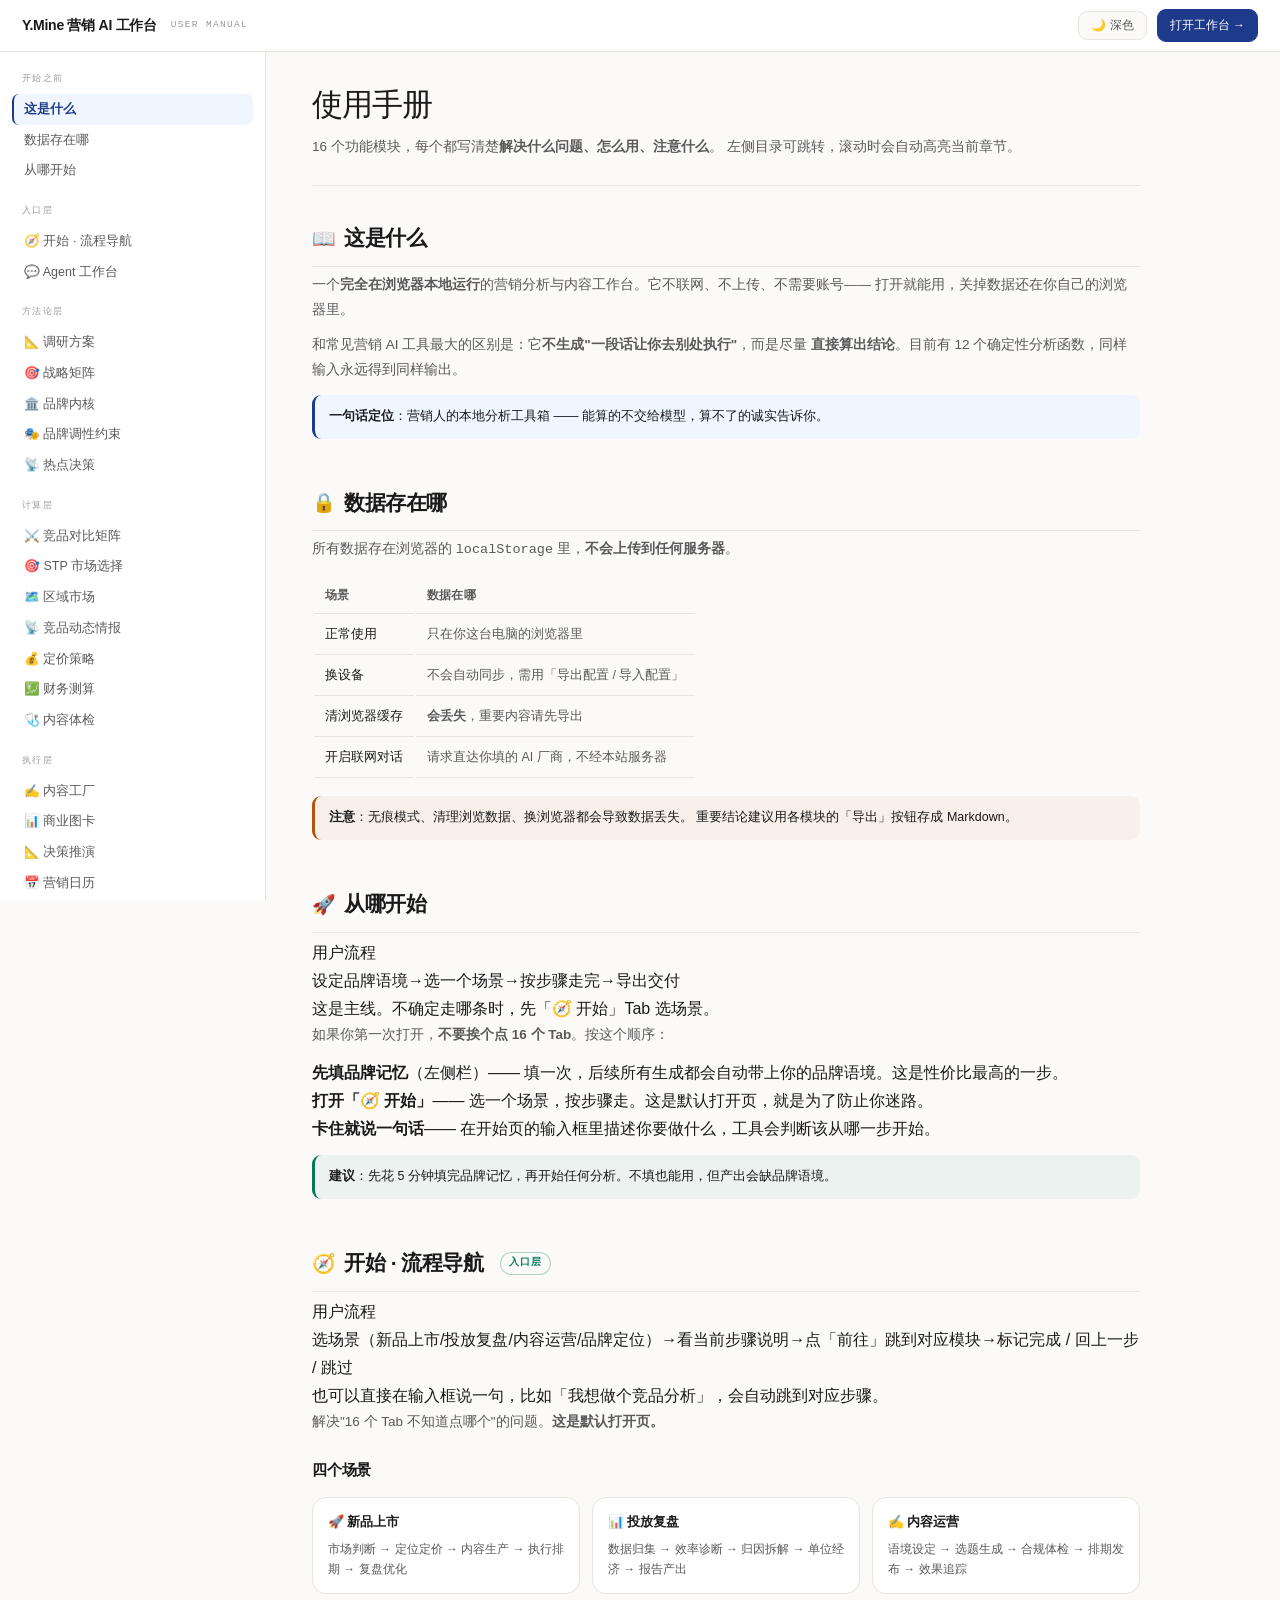
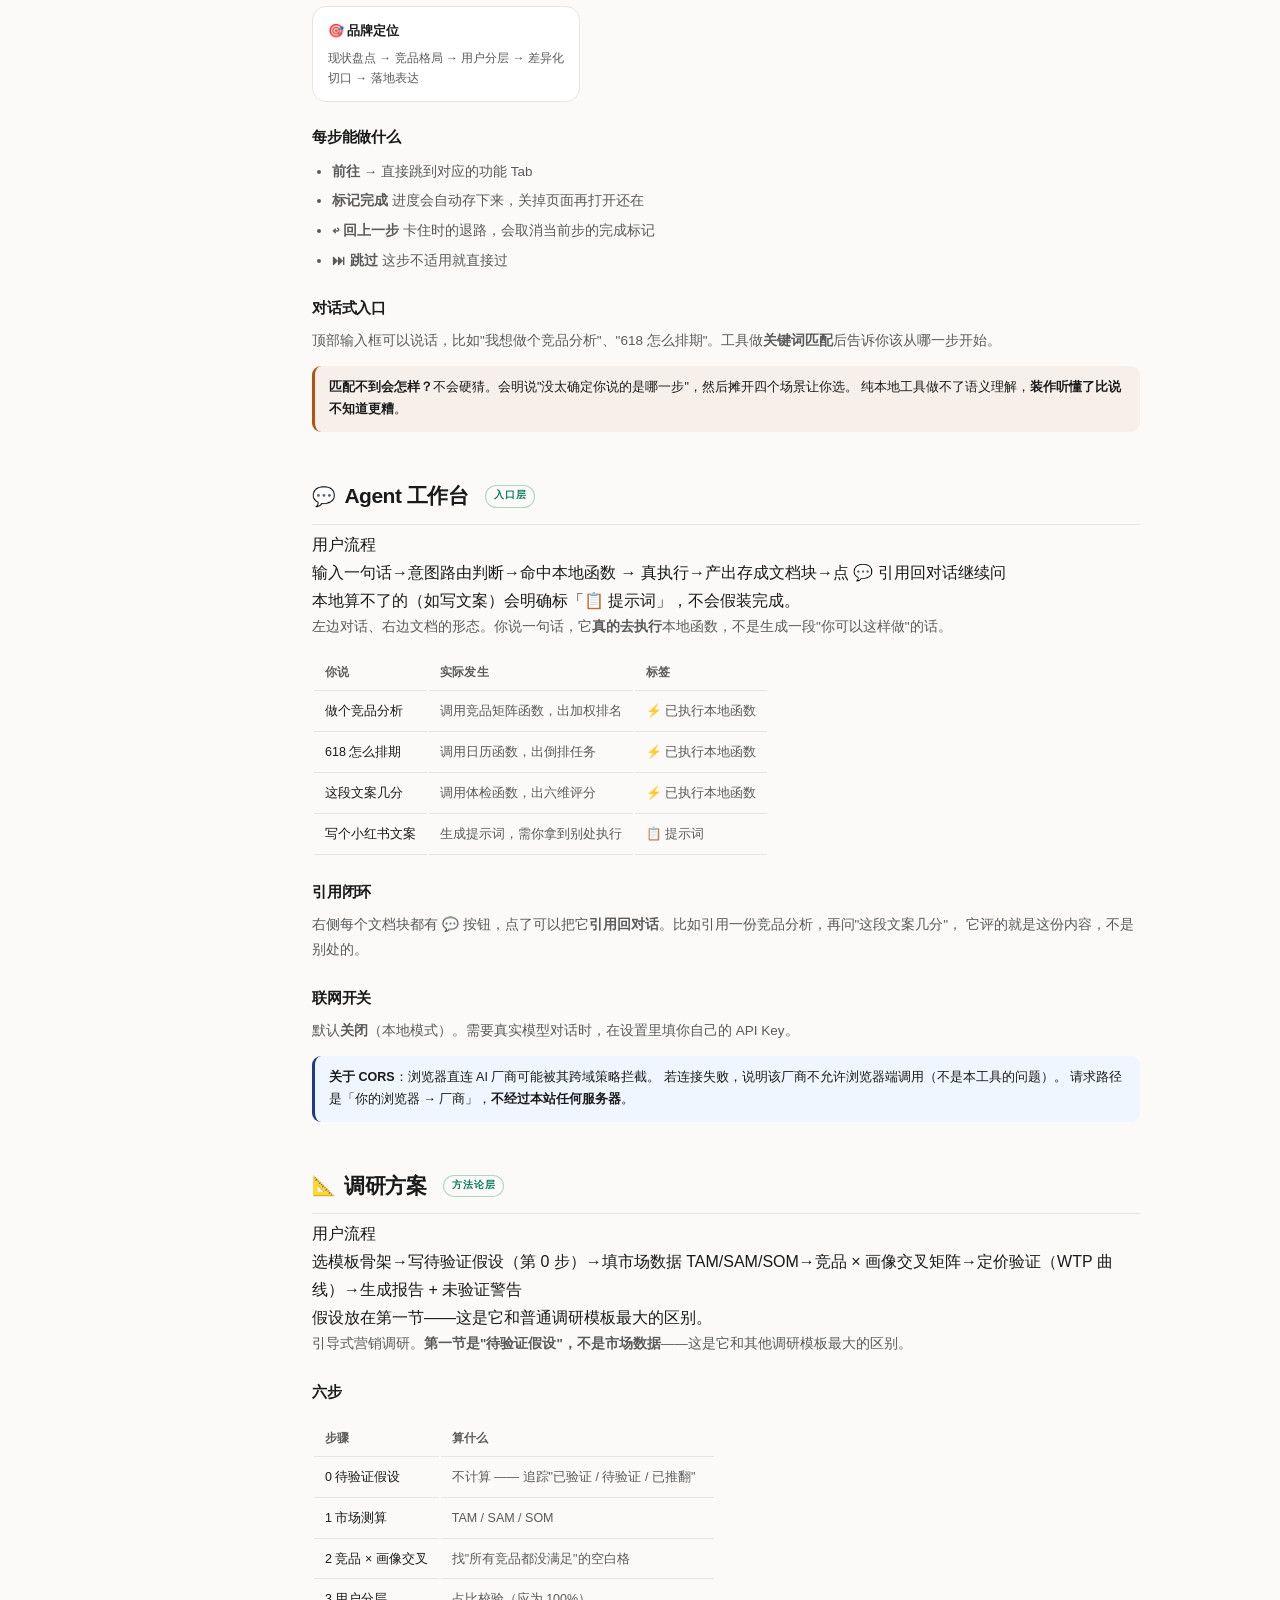
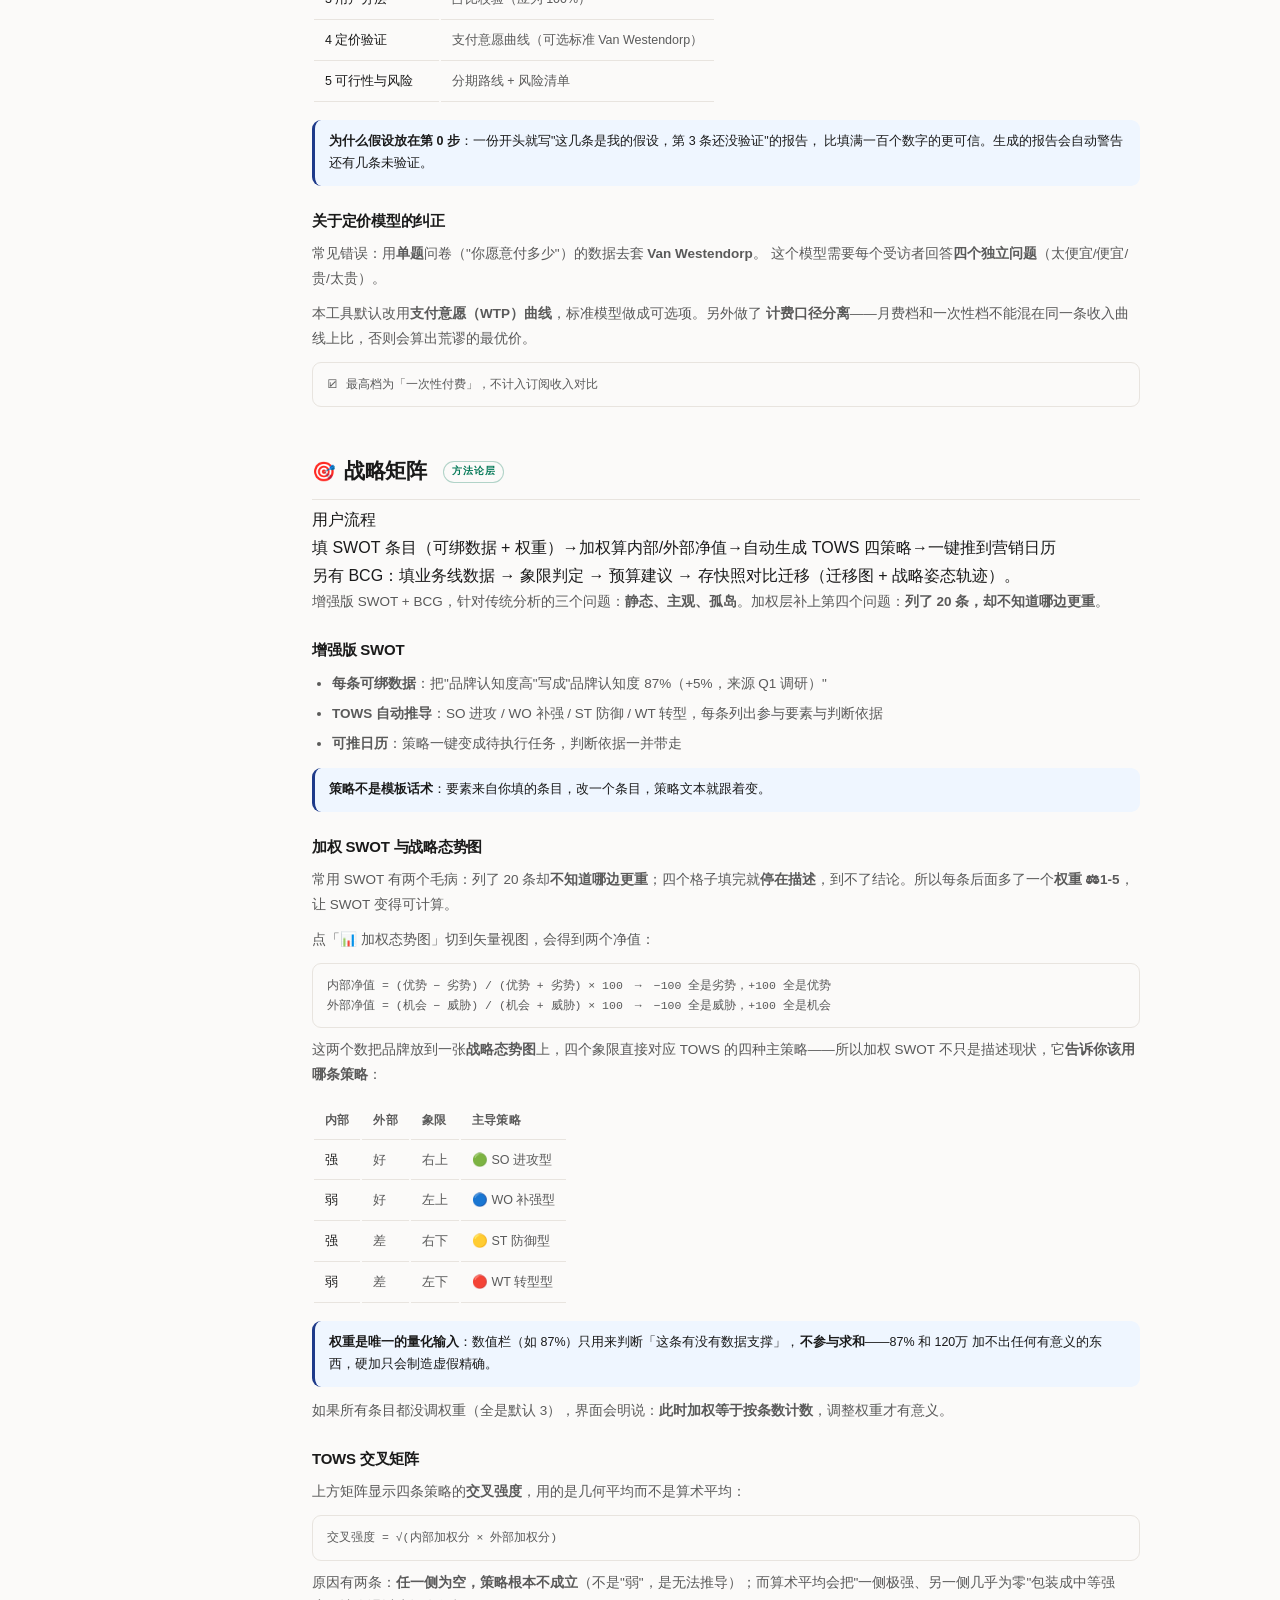
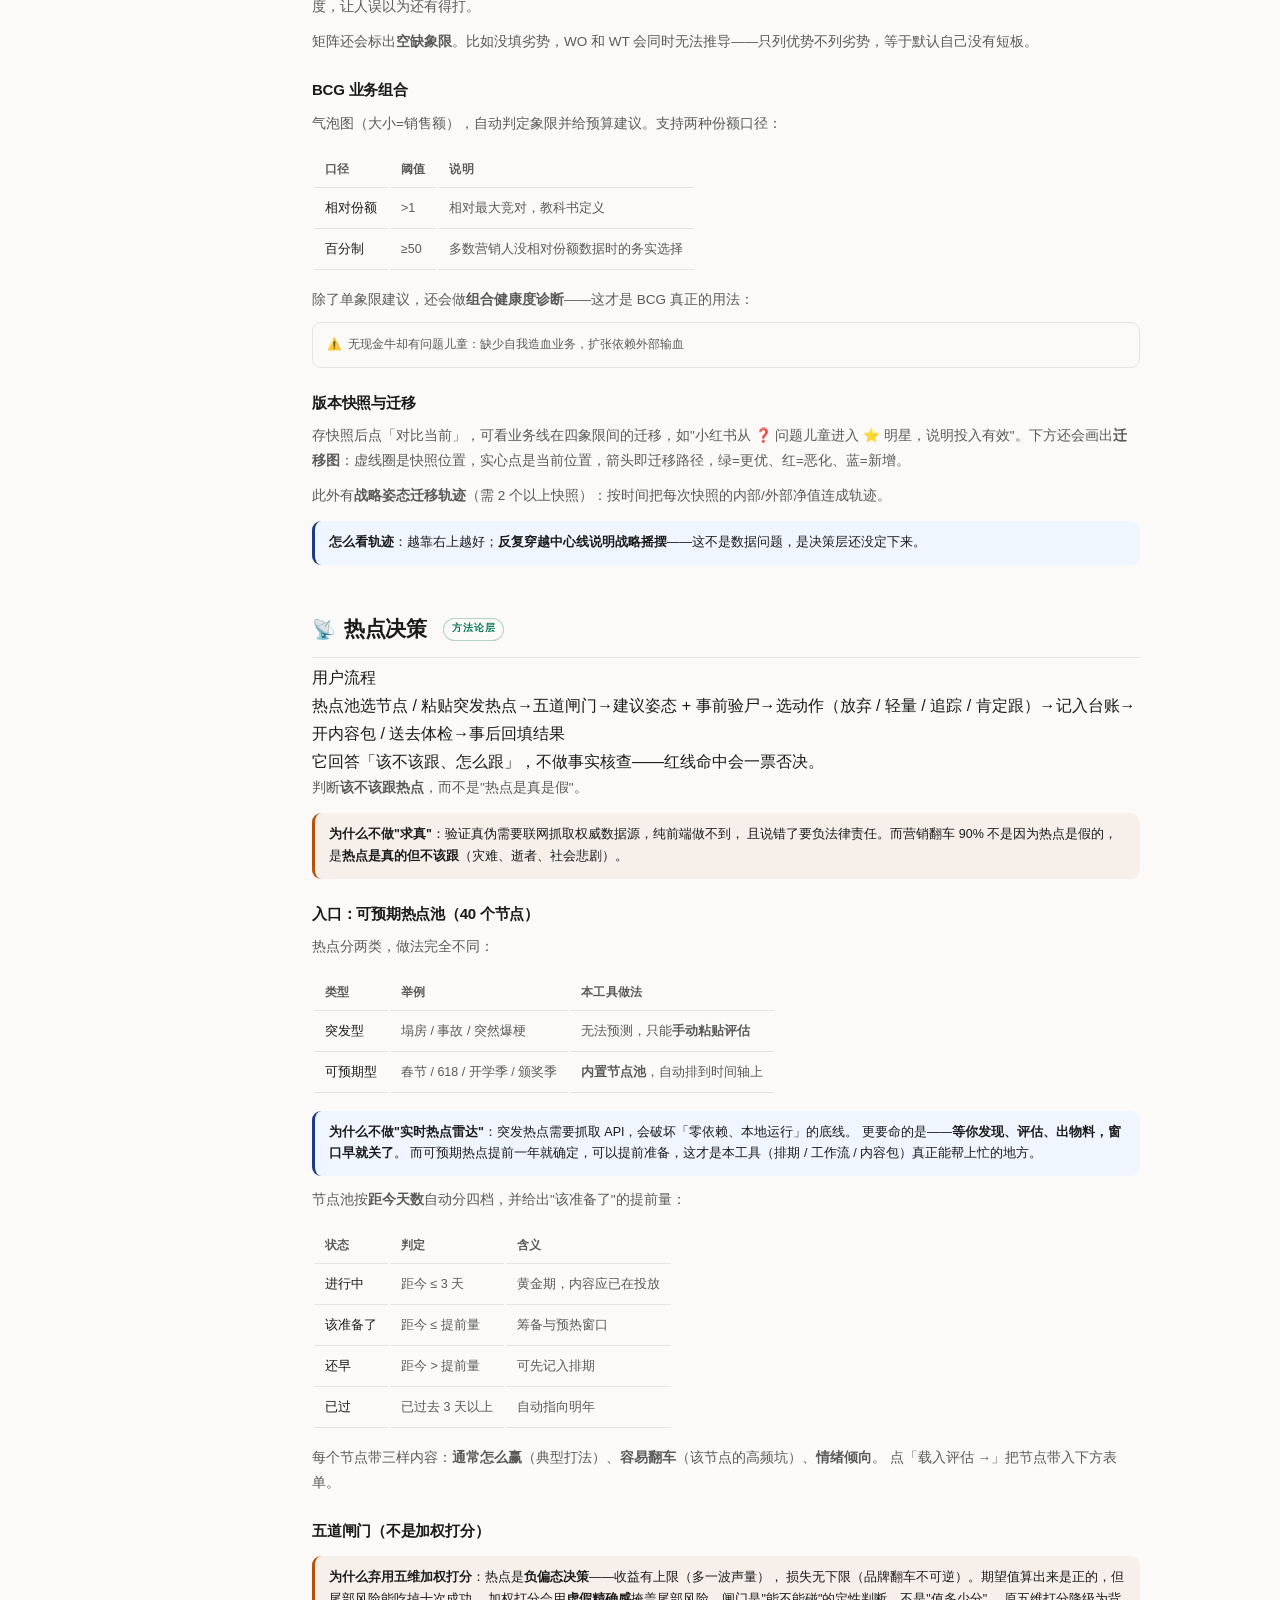
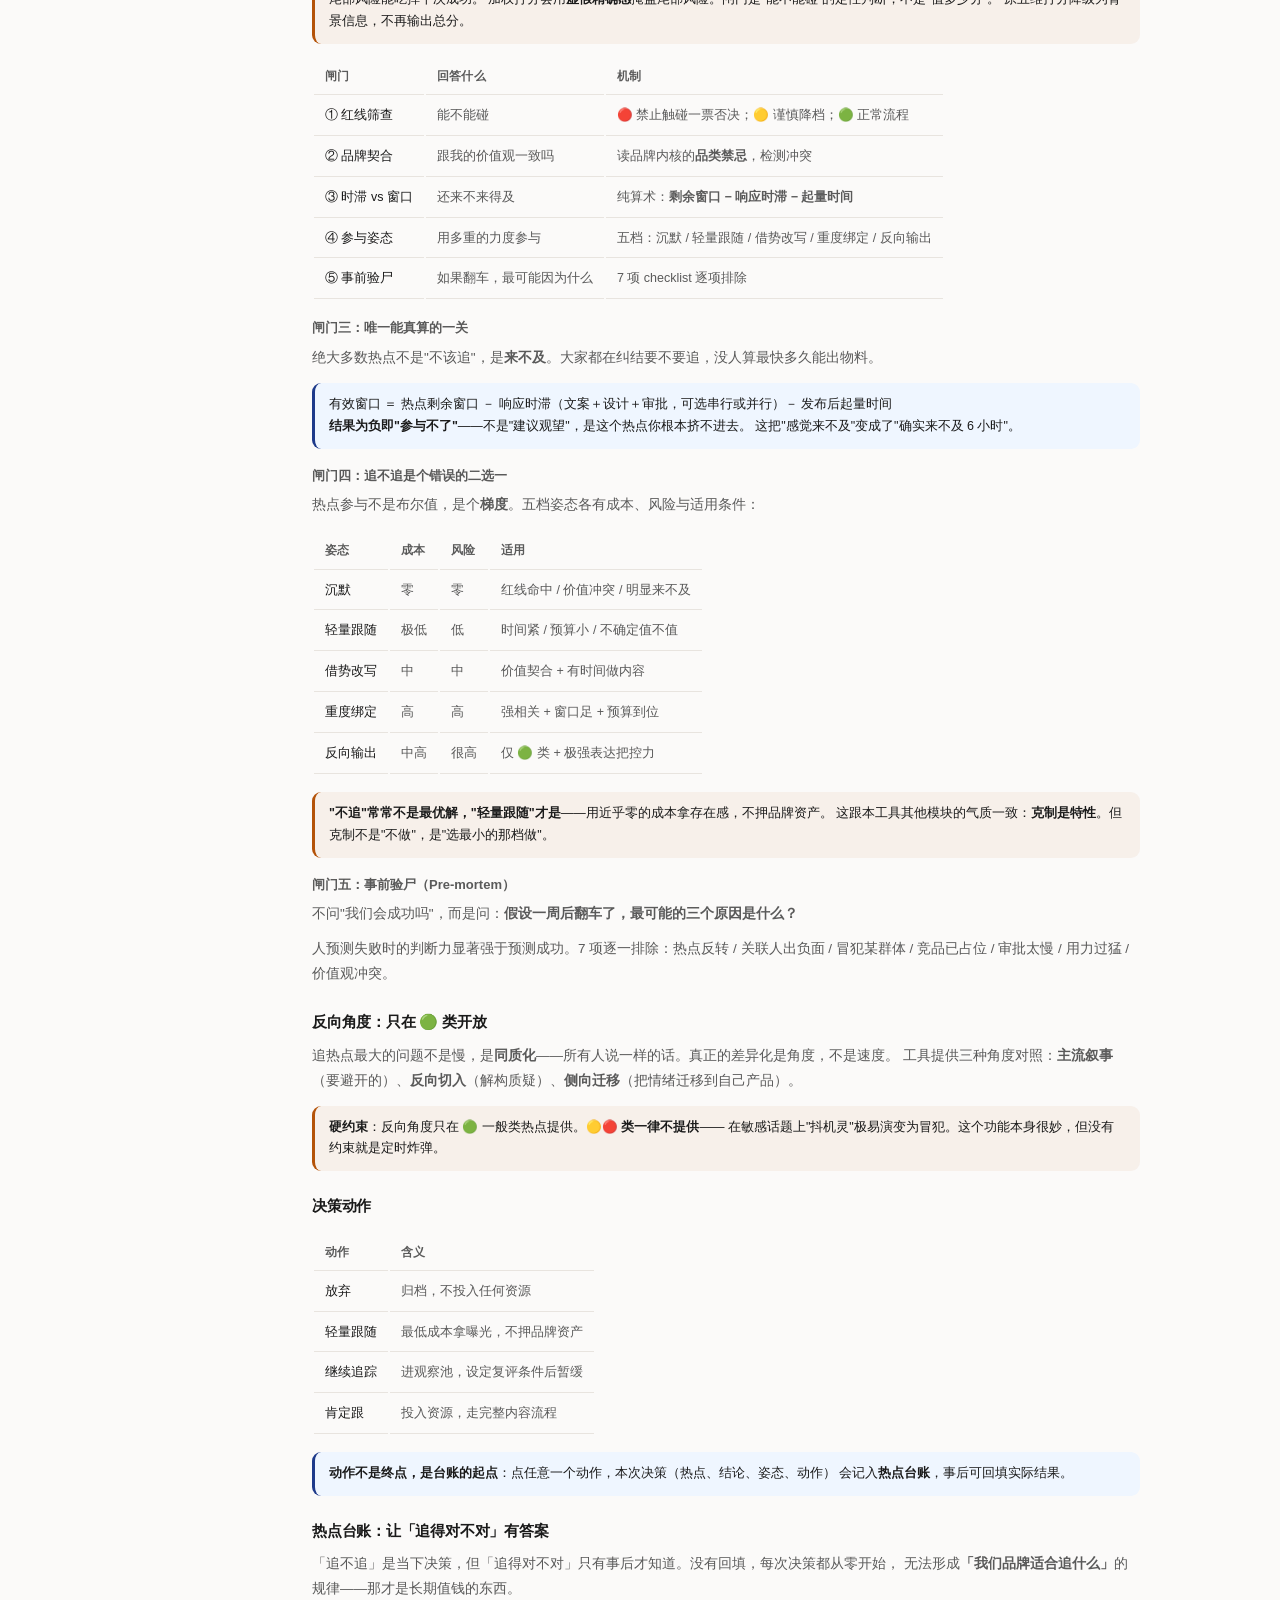
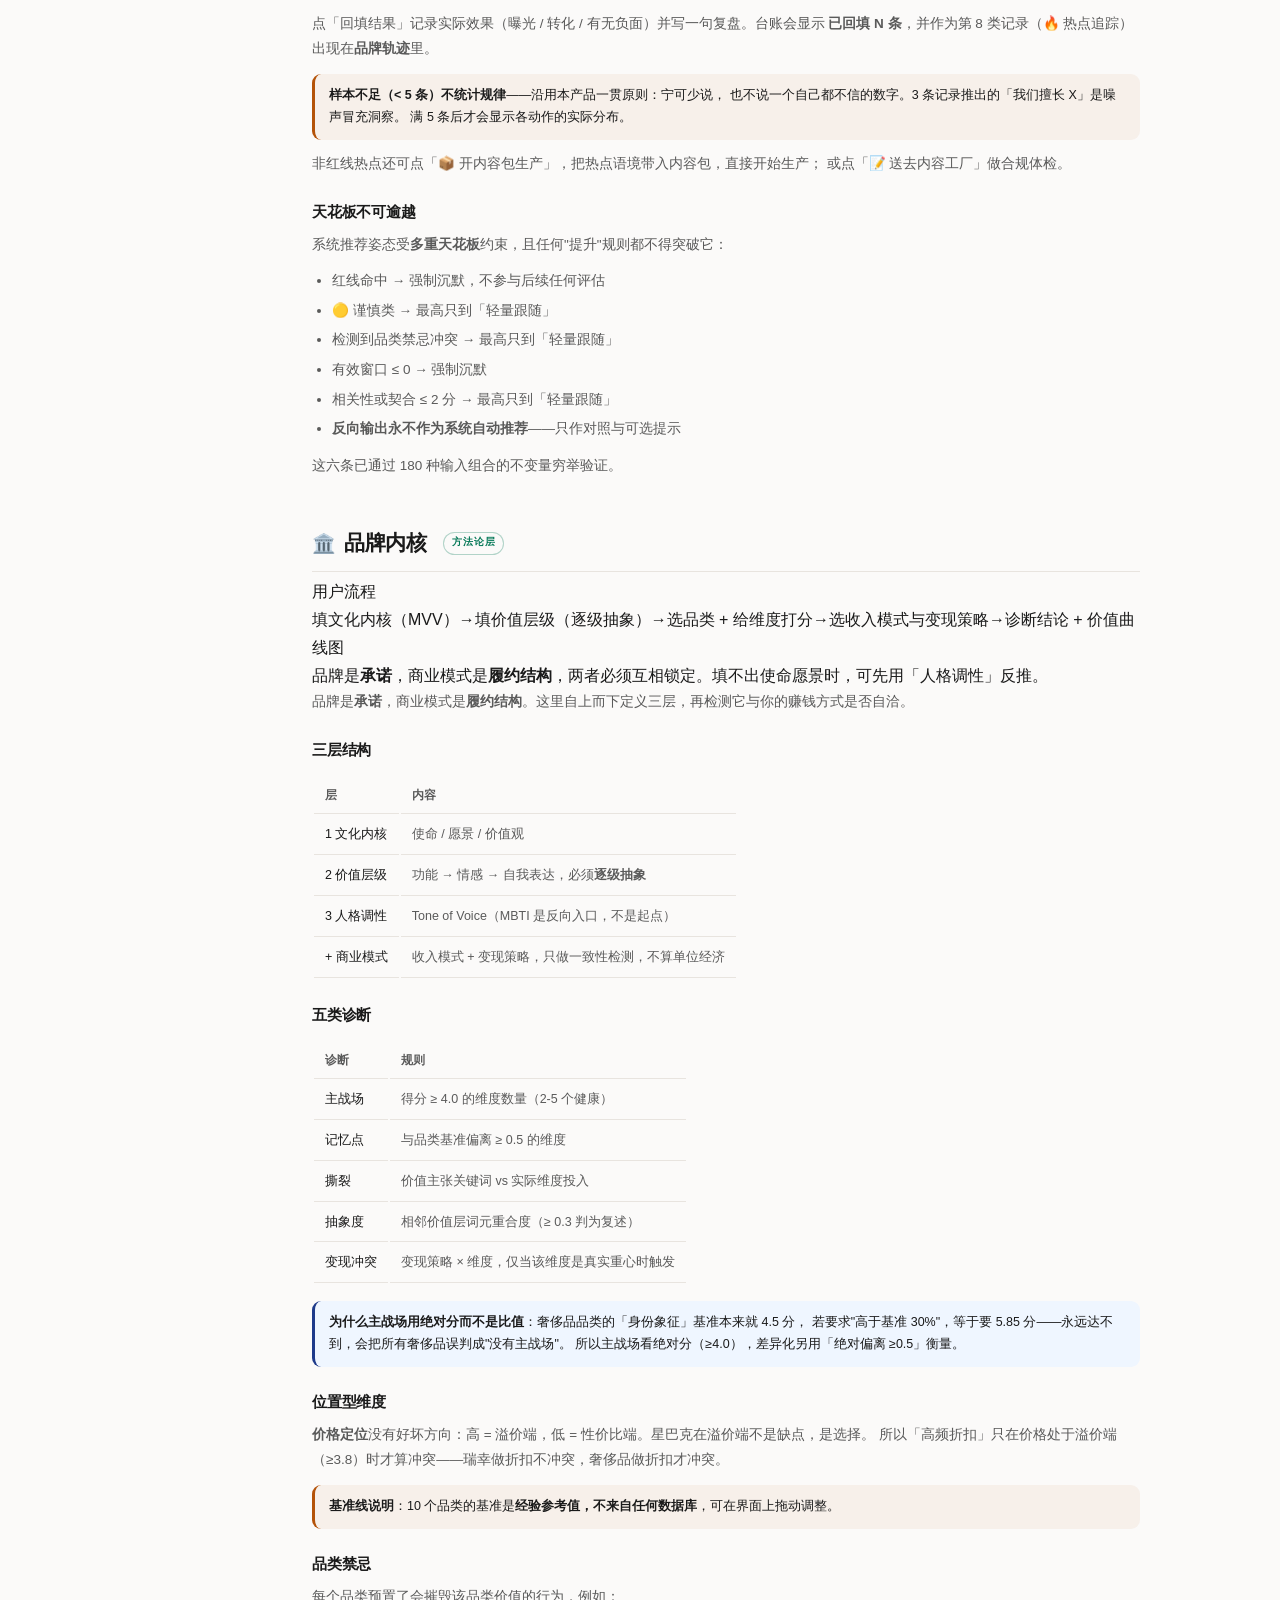
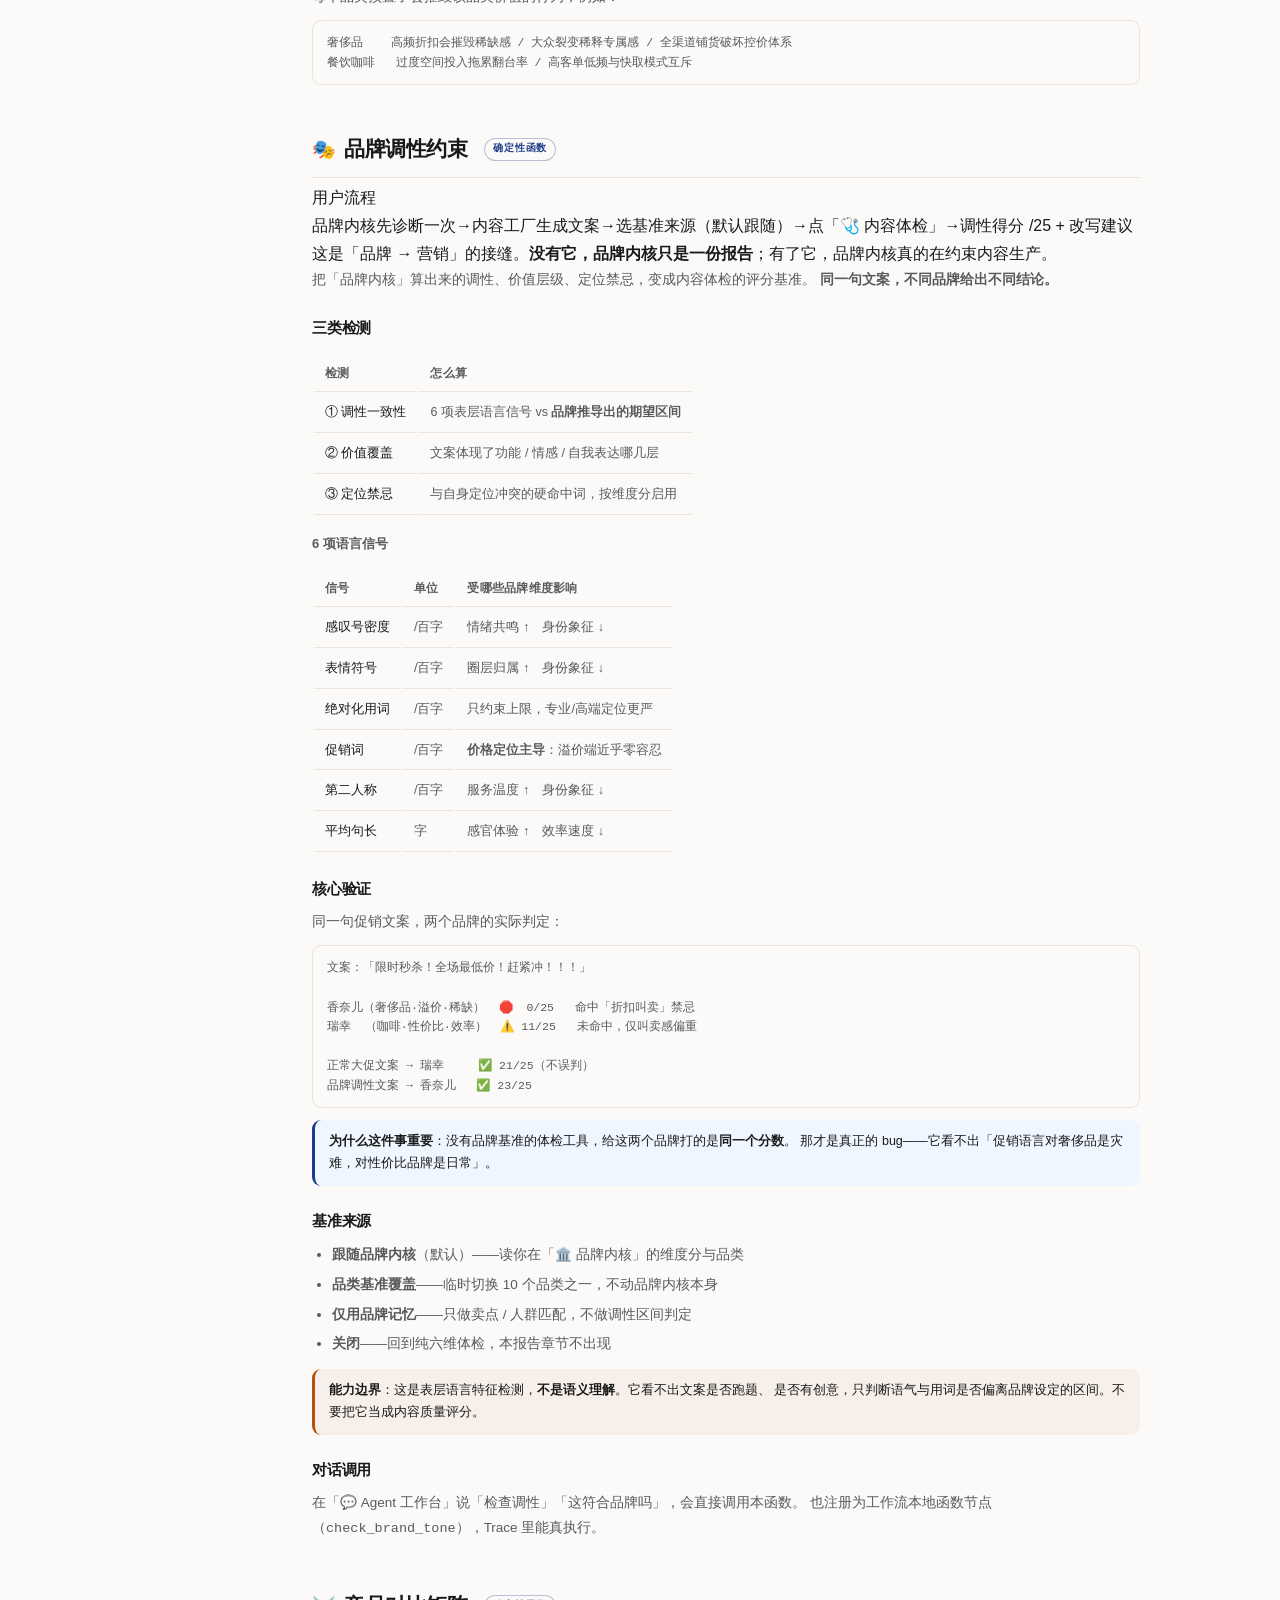
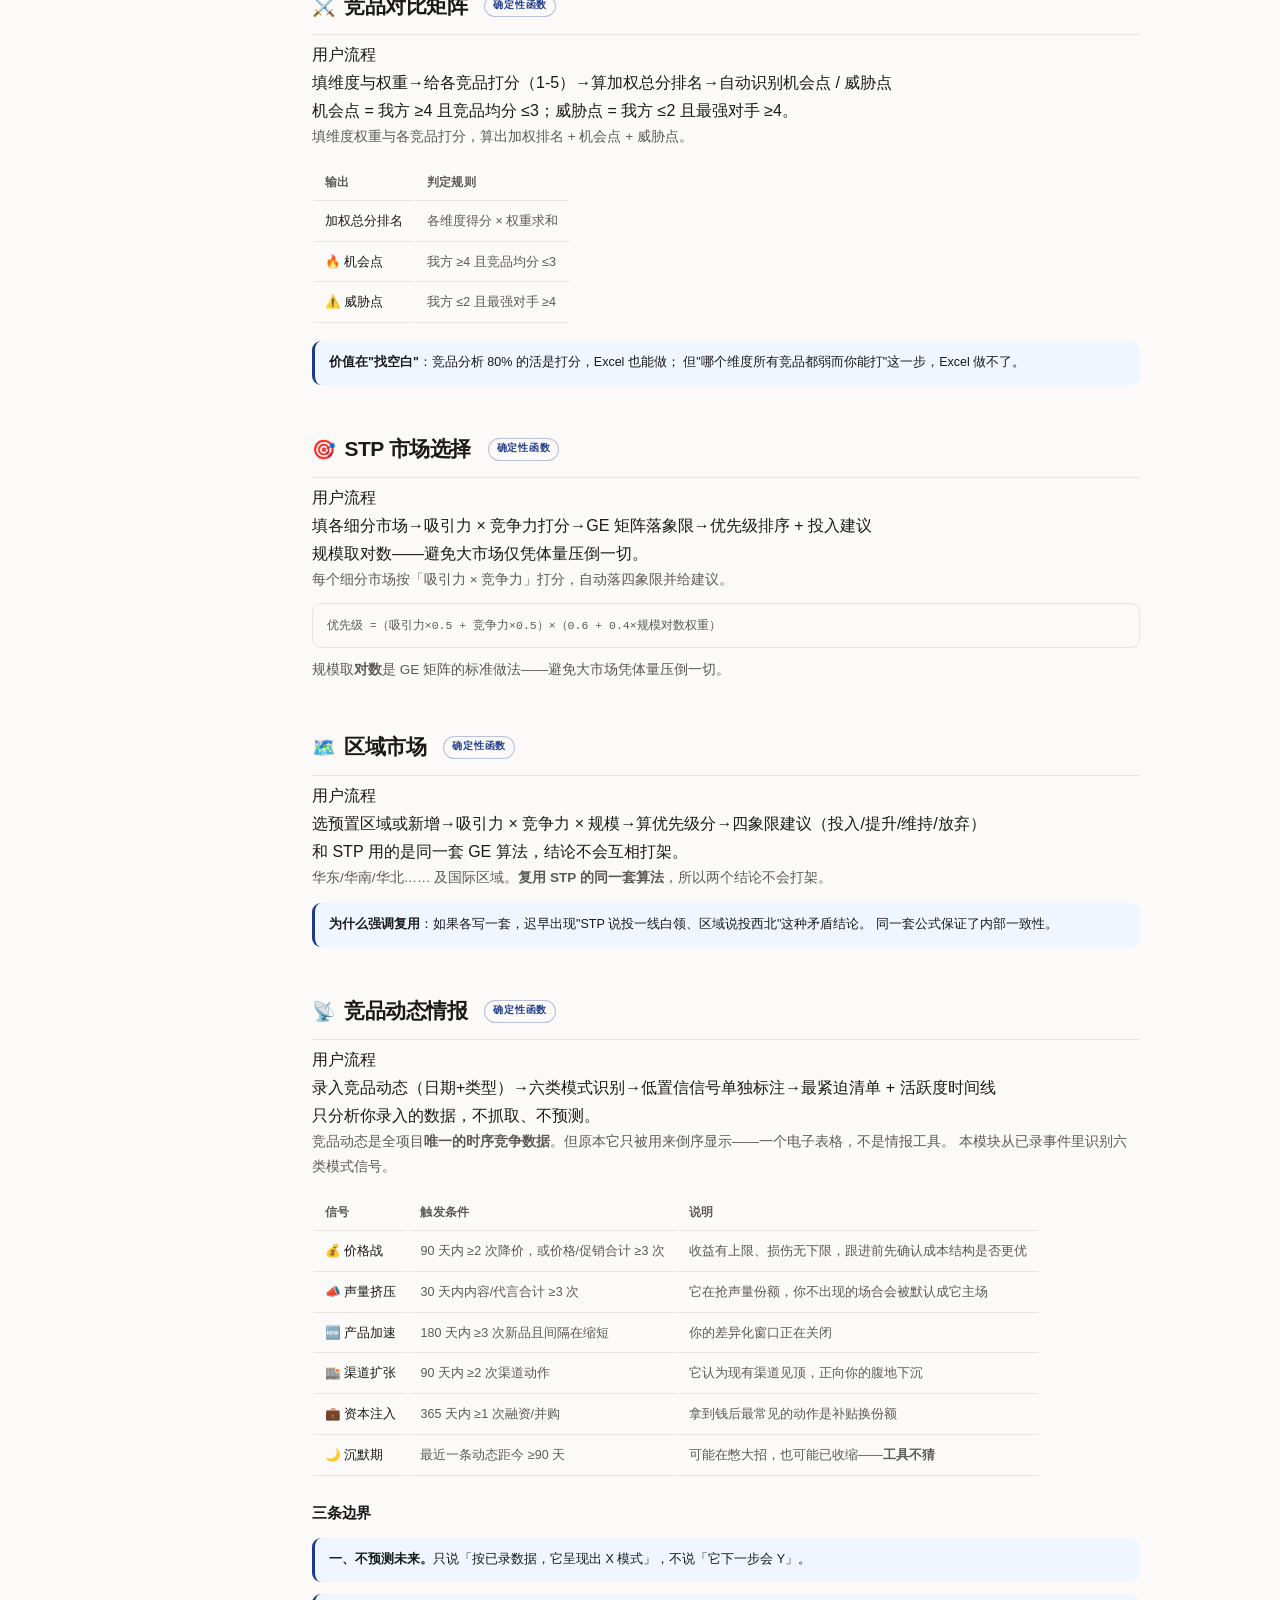
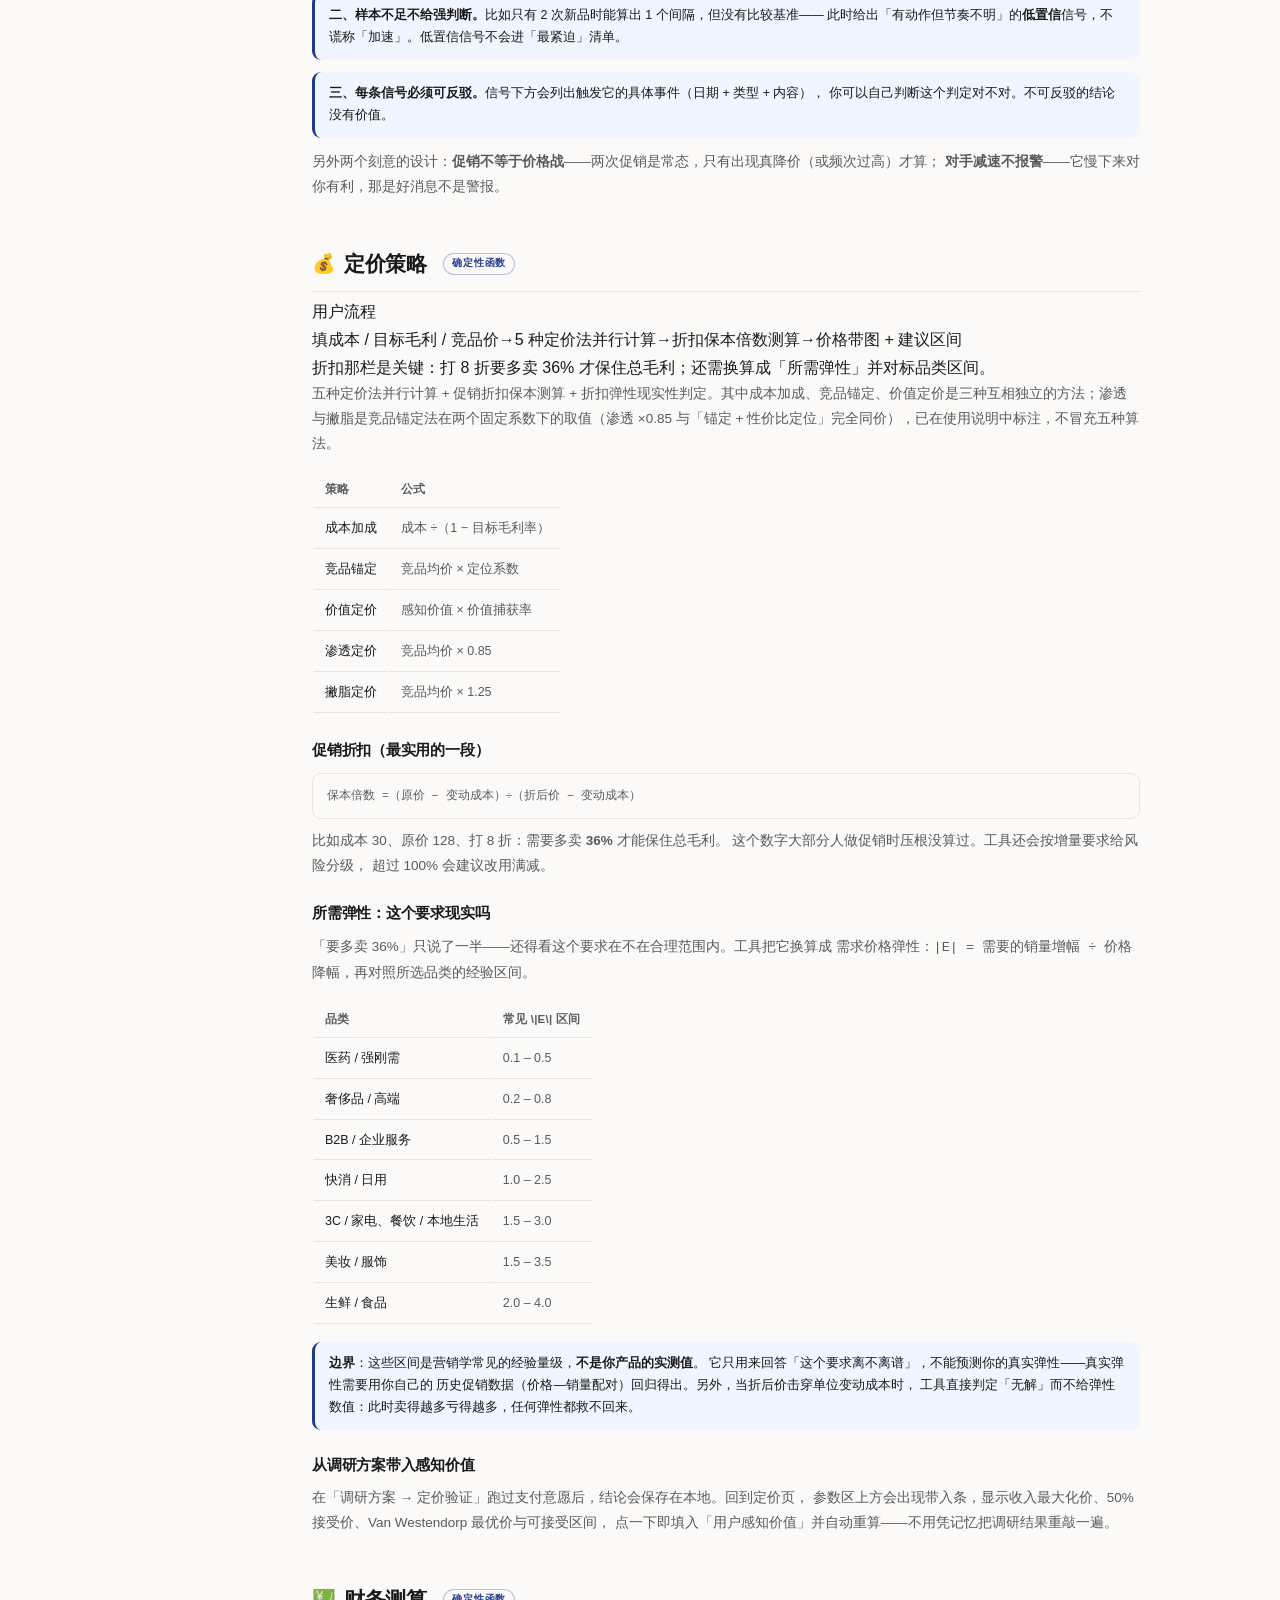
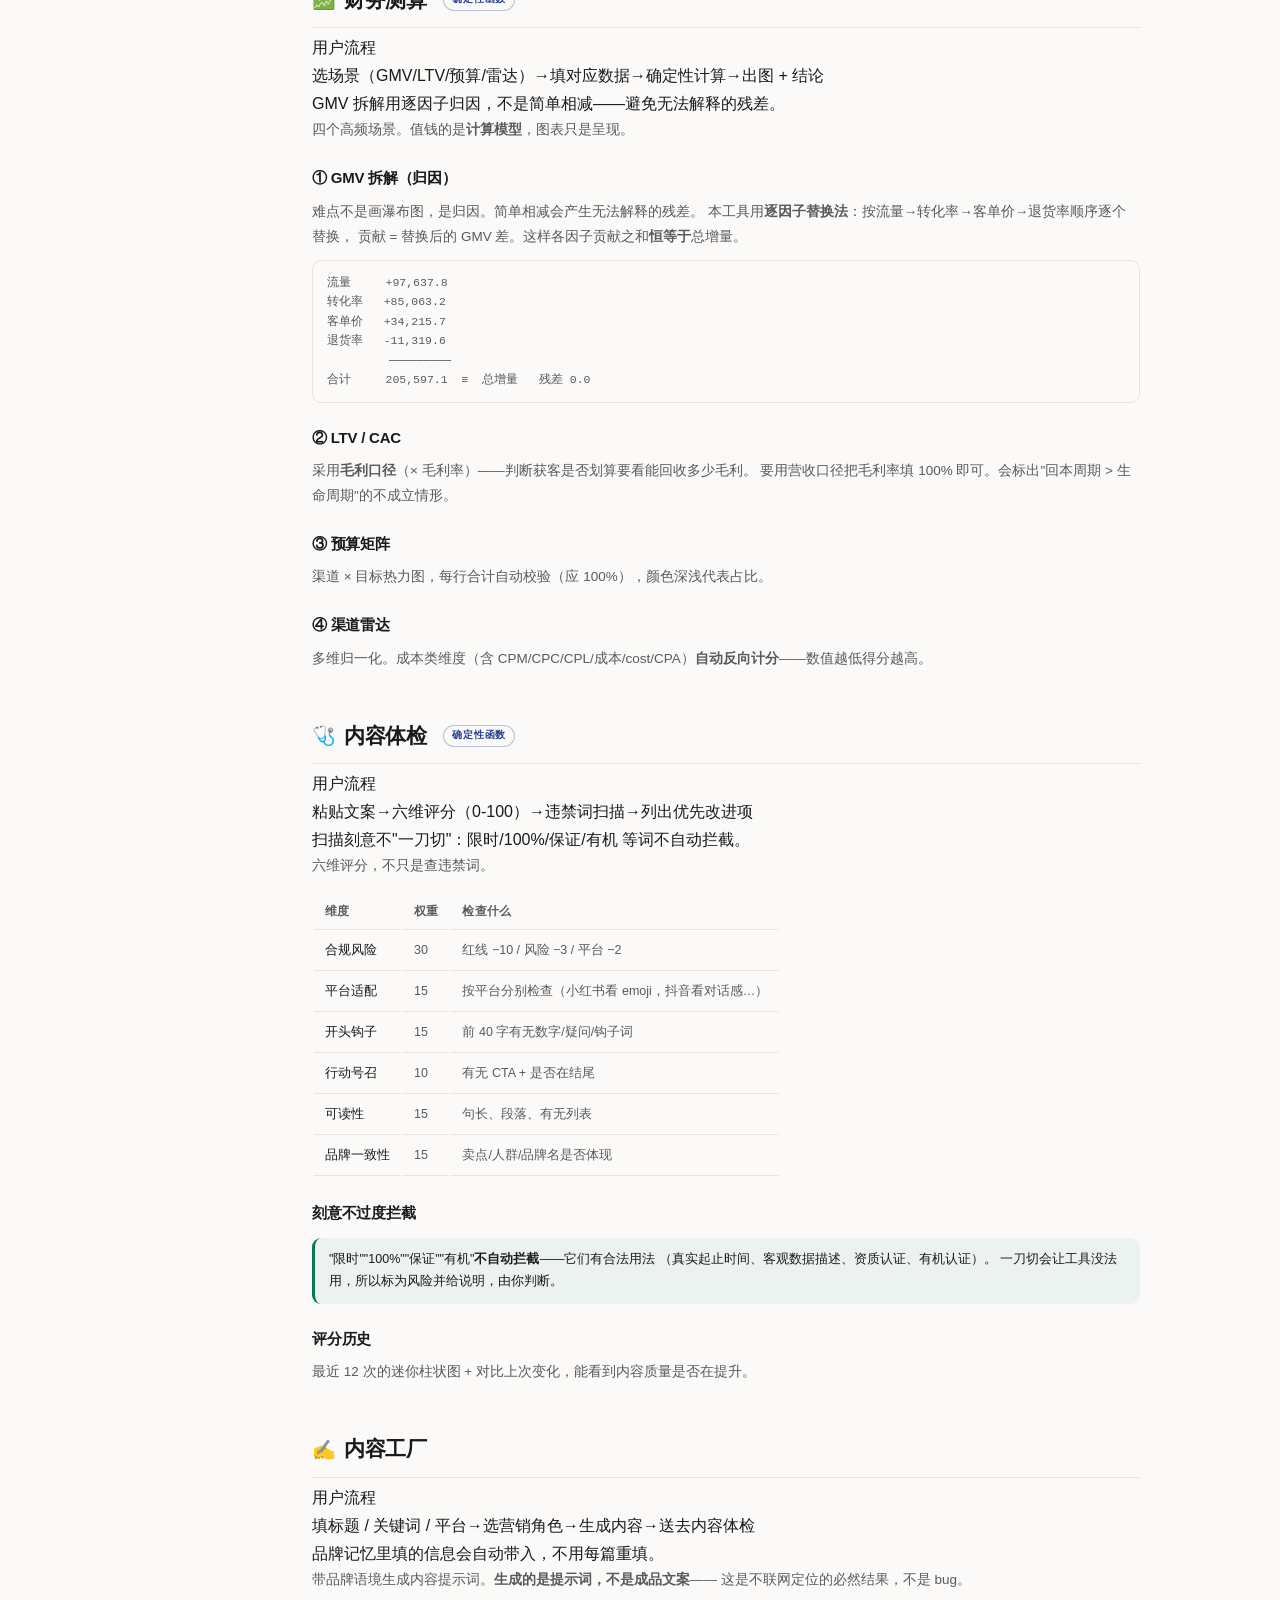
<file: manual.html>
<!DOCTYPE html>
<html lang="zh-CN" data-theme="light">
<head>
<meta charset="UTF-8">
<meta name="viewport" content="width=device-width, initial-scale=1">
<title>使用手册 · Y.Mine 营销 AI 工作台</title>
<style>
:root{
  --bg:#fbfaf9; --card:#ffffff; --line:#e8e4df;
  --ink:#1a1a1a; --sub:#5a5a5a; --mute:#9a9a9a;
  --brand:#1e3a8a; --brandSoft:#eff6ff;
  --ok:#047857; --warn:#b45309; --alert:#b91c1c;
  --sans:'PingFang SC','Microsoft YaHei','Hiragino Sans GB',sans-serif;
  --mono:'SF Mono',ui-monospace,monospace;
  --r:14px; --r-sm:9px;
  --sidebar:266px;
}
html[data-theme="dark"]{
  --bg:#14171c; --card:#1b1f26; --line:#2a3038;
  --ink:#e8eaf0; --sub:#a8b0bd; --mute:#6b7480;
  --brand:#5b82d6; --brandSoft:#1a2438;
  --ok:#34d399; --warn:#fbbf24; --alert:#f87171;
}
*{box-sizing:border-box;margin:0;padding:0;}
body{
  font-family:var(--sans);background:var(--bg);color:var(--ink);
  line-height:1.75;-webkit-font-smoothing:antialiased;
}
a{color:var(--brand);text-decoration:none;}
a:hover{text-decoration:underline;}

/* ---------- 顶栏 ---------- */
.mtop{
  position:sticky;top:0;z-index:50;background:var(--card);
  border-bottom:1px solid var(--line);padding:0 22px;height:52px;
  display:flex;align-items:center;gap:14px;
}
.mtop__logo{font-size:14px;font-weight:700;letter-spacing:-.02em;}
.mtop__sub{
  font-family:var(--mono);font-size:9.5px;letter-spacing:.14em;
  color:var(--mute);text-transform:uppercase;
}
.mtop__right{margin-left:auto;display:flex;gap:10px;align-items:center;}
.mbtn{
  font-size:12px;padding:5px 12px;border:1px solid var(--line);
  border-radius:var(--r-sm);background:var(--bg);color:var(--sub);cursor:pointer;
}
.mbtn:hover{border-color:var(--brand);color:var(--brand);}
.mbtn.is-primary{background:var(--brand);color:#fff;border-color:var(--brand);}

/* ---------- 布局 ---------- */
.mlayout{display:flex;align-items:flex-start;}

/* ---------- 侧边栏 ---------- */
.mside{
  position:sticky;top:52px;flex:0 0 var(--sidebar);width:var(--sidebar);
  height:calc(100vh - 52px);overflow-y:auto;
  border-right:1px solid var(--line);padding:20px 12px 60px;
  background:var(--card);
}
.mside::-webkit-scrollbar{width:5px;}
.mside::-webkit-scrollbar-thumb{background:var(--line);border-radius:3px;}
.mgroup{margin-bottom:18px;}
.mgroup__t{
  font-family:var(--mono);font-size:9px;letter-spacing:.14em;
  color:var(--mute);text-transform:uppercase;padding:0 10px;margin-bottom:6px;
}
.mside a{
  display:block;padding:6px 10px;border-radius:7px;
  font-size:12.5px;color:var(--sub);line-height:1.5;
  border-left:2px solid transparent;
}
.mside a:hover{background:var(--bg);color:var(--ink);text-decoration:none;}
.mside a.is-active{
  background:var(--brandSoft);color:var(--brand);
  border-left-color:var(--brand);font-weight:600;
}

/* ---------- 内容区 ---------- */
.mmain{flex:1;min-width:0;padding:34px 46px 120px;max-width:920px;}
.mhero{margin-bottom:34px;padding-bottom:26px;border-bottom:1px solid var(--line);}
.mhero h1{font-size:31px;font-weight:300;letter-spacing:-.035em;line-height:1.25;}
.mhero p{margin-top:10px;font-size:13.5px;color:var(--sub);line-height:1.8;}

.msec{margin-bottom:46px;scroll-margin-top:70px;}
.msec h2{
  font-size:21px;font-weight:600;letter-spacing:-.025em;
  margin-bottom:6px;padding-bottom:9px;border-bottom:1px solid var(--line);
  display:flex;align-items:center;gap:9px;
}
.msec h2 .ico{font-size:19px;}
.msec h3{
  font-size:15px;font-weight:600;margin:22px 0 8px;letter-spacing:-.015em;
}
.msec h4{font-size:13px;font-weight:600;margin:16px 0 6px;color:var(--sub);}
.msec p{font-size:13.5px;color:var(--sub);margin-bottom:10px;line-height:1.85;}
.msec ul,.msec ol{margin:0 0 12px 20px;font-size:13.5px;color:var(--sub);line-height:1.9;}
.msec li{margin-bottom:4px;}
.msec strong{color:var(--ink);font-weight:600;}

.mtable{width:100%;border-collapse:collapse;margin:12px 0 16px;font-size:12.5px;}
.mtable th{
  text-align:left;padding:8px 11px;background:var(--bg);
  border-bottom:1px solid var(--line);font-weight:600;font-size:11.5px;
  color:var(--sub);letter-spacing:.02em;
}
.mtable td{padding:8px 11px;border-bottom:1px solid var(--line);color:var(--sub);vertical-align:top;}
.mtable td:first-child{color:var(--ink);font-weight:500;}
.mtable tr:hover td{background:var(--bg);}

.mnote{
  padding:11px 14px;border-radius:var(--r-sm);margin:12px 0;
  font-size:12.5px;line-height:1.75;
  border-left:3px solid var(--brand);background:var(--brandSoft);
}
.mnote.is-warn{border-left-color:var(--warn);background:rgba(180,83,9,.06);}
.mnote.is-ok{border-left-color:var(--ok);background:rgba(4,120,87,.06);}
.mnote.is-no{border-left-color:var(--alert);background:rgba(185,28,28,.06);}
.mnote b{color:var(--ink);}

.mcode{
  font-family:var(--mono);font-size:11.5px;background:var(--bg);
  border:1px solid var(--line);border-radius:var(--r-sm);
  padding:12px 14px;margin:10px 0;overflow-x:auto;line-height:1.7;
  white-space:pre;color:var(--sub);
}
.msteps{counter-reset:ms;margin:12px 0;}
.mstep{
  position:relative;padding-left:32px;margin-bottom:14px;font-size:13.5px;
  color:var(--sub);line-height:1.8;
}
.mstep::before{
  counter-increment:ms;content:counter(ms);
  position:absolute;left:0;top:2px;width:21px;height:21px;border-radius:50%;
  background:var(--brand);color:#fff;font-size:11px;font-weight:700;
  display:flex;align-items:center;justify-content:center;
}
.mstep b{color:var(--ink);}

.mtag{
  display:inline-block;font-family:var(--mono);font-size:9.5px;
  letter-spacing:.08em;padding:2px 8px;border-radius:100px;
  background:var(--bg);color:var(--mute);margin-left:8px;
  border:1px solid var(--line);vertical-align:middle;
}
.mtag.is-done{color:var(--ok);border-color:rgba(4,120,87,.3);}
.mtag.is-local{color:var(--brand);border-color:rgba(30,58,138,.3);}

.mgrid{display:grid;grid-template-columns:repeat(auto-fit,minmax(230px,1fr));gap:12px;margin:14px 0;}
.mcard{
  border:1px solid var(--line);border-radius:var(--r);
  padding:13px 15px;background:var(--card);
}
.mcard__t{font-size:13px;font-weight:600;margin-bottom:5px;letter-spacing:-.01em;}
.mcard__d{font-size:12px;color:var(--sub);line-height:1.7;}

.mfoot{
  margin-top:52px;padding-top:22px;border-top:1px solid var(--line);
  font-size:12px;color:var(--mute);line-height:1.9;
}

@media(max-width:900px){
  .mside{display:none;}
  .mmain{padding:24px 20px 80px;}
  .mhero h1{font-size:25px;}
}
</style>
</head>
<body>

<header class="mtop">
  <span class="mtop__logo">Y.Mine 营销 AI 工作台</span>
  <span class="mtop__sub">USER MANUAL</span>
  <div class="mtop__right">
    <button class="mbtn" id="mTheme">🌙 深色</button>
    <a class="mbtn is-primary" href="index.html">打开工作台 →</a>
  </div>
</header>

<div class="mlayout">
  <nav class="mside" id="mSide">
    <div class="mgroup">
      <div class="mgroup__t">开始之前</div>
      <a href="#intro">这是什么</a>
      <a href="#privacy">数据存在哪</a>
      <a href="#start">从哪开始</a>
    </div>
    <div class="mgroup">
      <div class="mgroup__t">入口层</div>
      <a href="#guide">🧭 开始 · 流程导航</a>
      <a href="#ws">💬 Agent 工作台</a>
    </div>
    <div class="mgroup">
      <div class="mgroup__t">方法论层</div>
      <a href="#research">📐 调研方案</a>
      <a href="#strategy">🎯 战略矩阵</a>
      <a href="#persona">🏛️ 品牌内核</a>
      <a href="#tonecheck">🎭 品牌调性约束</a>
      <a href="#hotspot">📡 热点决策</a>
    </div>
    <div class="mgroup">
      <div class="mgroup__t">计算层</div>
      <a href="#competitor">⚔️ 竞品对比矩阵</a>
      <a href="#stp">🎯 STP 市场选择</a>
      <a href="#region">🗺️ 区域市场</a>
      <a href="#rivalintel">📡 竞品动态情报</a>
      <a href="#pricing">💰 定价策略</a>
      <a href="#finance">💹 财务测算</a>
      <a href="#scan">🩺 内容体检</a>
    </div>
    <div class="mgroup">
      <div class="mgroup__t">执行层</div>
      <a href="#content">✍️ 内容工厂</a>
      <a href="#charts">📊 商业图卡</a>
      <a href="#sim">📐 决策推演</a>
      <a href="#cal">📅 营销日历</a>
      <a href="#flow">🔄 工作流编排</a>
      <a href="#packs">📦 内容包</a>
      <a href="#synth">📋 方案合成</a>
    </div>
    <div class="mgroup">
      <div class="mgroup__t">基础</div>
      <a href="#brand">🎯 品牌记忆</a>
      <a href="#kb">📚 知识库</a>
      <a href="#agent">🤖 Agent 导出</a>
      <a href="#toolkit">🧰 经典工具箱</a>
      <a href="#toolmap">🗺️ 工具地图</a>
      <a href="#timeline">🕐 品牌轨迹</a>
      <a href="#assets">🎨 品牌资产</a>
      <a href="#settings">⚙️ 系统设置</a>
    </div>
    <div class="mgroup">
      <div class="mgroup__t">附录</div>
      <a href="#limits">做不到的事</a>
      <a href="#faq">常见问题</a>
    </div>
  </nav>

  <main class="mmain">
    <div class="mhero">
      <h1>使用手册</h1>
      <p>16 个功能模块，每个都写清楚<b>解决什么问题、怎么用、注意什么</b>。
      左侧目录可跳转，滚动时会自动高亮当前章节。</p>
    </div>

    <!-- ============ 开始之前 ============ -->
    <section class="msec" id="intro">
      <h2><span class="ico">📖</span>这是什么</h2>
      <p>一个<b>完全在浏览器本地运行</b>的营销分析与内容工作台。它不联网、不上传、不需要账号——
      打开就能用，关掉数据还在你自己的浏览器里。</p>
      <p>和常见营销 AI 工具最大的区别是：它<b>不生成"一段话让你去别处执行"</b>，而是尽量
      <b>直接算出结论</b>。目前有 12 个确定性分析函数，同样输入永远得到同样输出。</p>
      <div class="mnote">
        <b>一句话定位</b>：营销人的本地分析工具箱 —— 能算的不交给模型，算不了的诚实告诉你。
      </div>
    </section>

    <section class="msec" id="privacy">
      <h2><span class="ico">🔒</span>数据存在哪</h2>
      <p>所有数据存在浏览器的 <code>localStorage</code> 里，<b>不会上传到任何服务器</b>。</p>
      <div class="mtable">
        <table>
          <tr><th>场景</th><th>数据在哪</th></tr>
          <tr><td>正常使用</td><td>只在你这台电脑的浏览器里</td></tr>
          <tr><td>换设备</td><td>不会自动同步，需用「导出配置 / 导入配置」</td></tr>
          <tr><td>清浏览器缓存</td><td><b>会丢失</b>，重要内容请先导出</td></tr>
          <tr><td>开启联网对话</td><td>请求直达你填的 AI 厂商，不经本站服务器</td></tr>
        </table>
      </div>
      <div class="mnote is-warn">
        <b>注意</b>：无痕模式、清理浏览数据、换浏览器都会导致数据丢失。
        重要结论建议用各模块的「导出」按钮存成 Markdown。
      </div>
    </section>

    <section class="msec" id="start">
      <h2><span class="ico">🚀</span>从哪开始</h2>
      <div class="mflow" data-flow="start">
        <div class="mflow__hd">用户流程</div>
        <div class="mflow__steps"><span class="mfl__step">设定品牌语境</span><span class="mfl__arrow">→</span><span class="mfl__step">选一个场景</span><span class="mfl__arrow">→</span><span class="mfl__step">按步骤走完</span><span class="mfl__arrow">→</span><span class="mfl__step is-out">导出交付</span></div>
        <div class="mflow__note">这是主线。不确定走哪条时，先「🧭 开始」Tab 选场景。</div>
      </div>
      <p>如果你第一次打开，<b>不要挨个点 16 个 Tab</b>。按这个顺序：</p>
      <div class="msteps">
        <div class="mlegacystep"><b>先填品牌记忆</b>（左侧栏）—— 填一次，后续所有生成都会自动带上你的品牌语境。这是性价比最高的一步。</div>
        <div class="mlegacystep"><b>打开「🧭 开始」</b>—— 选一个场景，按步骤走。这是默认打开页，就是为了防止你迷路。</div>
        <div class="mlegacystep"><b>卡住就说一句话</b>—— 在开始页的输入框里描述你要做什么，工具会判断该从哪一步开始。</div>
      </div>
      <div class="mnote is-ok">
        <b>建议</b>：先花 5 分钟填完品牌记忆，再开始任何分析。不填也能用，但产出会缺品牌语境。
      </div>
    </section>

    <!-- ============ 入口层 ============ -->
    <section class="msec" id="guide">
      <h2><span class="ico">🧭</span>开始 · 流程导航<span class="mtag is-done">入口层</span></h2>
      <div class="mflow" data-flow="guide">
        <div class="mflow__hd">用户流程</div>
        <div class="mflow__steps"><span class="mfl__step">选场景（新品上市/投放复盘/内容运营/品牌定位）</span><span class="mfl__arrow">→</span><span class="mfl__step">看当前步骤说明</span><span class="mfl__arrow">→</span><span class="mfl__step">点「前往」跳到对应模块</span><span class="mfl__arrow">→</span><span class="mfl__step is-out">标记完成 / 回上一步 / 跳过</span></div>
        <div class="mflow__note">也可以直接在输入框说一句，比如「我想做个竞品分析」，会自动跳到对应步骤。</div>
      </div>
      <p>解决"16 个 Tab 不知道点哪个"的问题。<b>这是默认打开页。</b></p>
      <h3>四个场景</h3>
      <div class="mgrid">
        <div class="mcard"><div class="mcard__t">🚀 新品上市</div><div class="mcard__d">市场判断 → 定位定价 → 内容生产 → 执行排期 → 复盘优化</div></div>
        <div class="mcard"><div class="mcard__t">📊 投放复盘</div><div class="mcard__d">数据归集 → 效率诊断 → 归因拆解 → 单位经济 → 报告产出</div></div>
        <div class="mcard"><div class="mcard__t">✍️ 内容运营</div><div class="mcard__d">语境设定 → 选题生成 → 合规体检 → 排期发布 → 效果追踪</div></div>
        <div class="mcard"><div class="mcard__t">🎯 品牌定位</div><div class="mcard__d">现状盘点 → 竞品格局 → 用户分层 → 差异化切口 → 落地表达</div></div>
      </div>
      <h3>每步能做什么</h3>
      <ul>
        <li><b>前往 →</b> 直接跳到对应的功能 Tab</li>
        <li><b>标记完成</b> 进度会自动存下来，关掉页面再打开还在</li>
        <li><b>↩ 回上一步</b> 卡住时的退路，会取消当前步的完成标记</li>
        <li><b>⏭ 跳过</b> 这步不适用就直接过</li>
      </ul>
      <h3>对话式入口</h3>
      <p>顶部输入框可以说话，比如"我想做个竞品分析"、"618 怎么排期"。工具做<b>关键词匹配</b>后告诉你该从哪一步开始。</p>
      <div class="mnote is-warn">
        <b>匹配不到会怎样？</b>不会硬猜。会明说"没太确定你说的是哪一步"，然后摊开四个场景让你选。
        纯本地工具做不了语义理解，<b>装作听懂了比说不知道更糟</b>。
      </div>
    </section>

    <section class="msec" id="ws">
      <h2><span class="ico">💬</span>Agent 工作台<span class="mtag is-done">入口层</span></h2>
      <div class="mflow" data-flow="ws">
        <div class="mflow__hd">用户流程</div>
        <div class="mflow__steps"><span class="mfl__step">输入一句话</span><span class="mfl__arrow">→</span><span class="mfl__step">意图路由判断</span><span class="mfl__arrow">→</span><span class="mfl__step">命中本地函数 → 真执行</span><span class="mfl__arrow">→</span><span class="mfl__step">产出存成文档块</span><span class="mfl__arrow">→</span><span class="mfl__step is-out">点 💬 引用回对话继续问</span></div>
        <div class="mflow__note">本地算不了的（如写文案）会明确标「📋 提示词」，不会假装完成。</div>
      </div>
      <p>左边对话、右边文档的形态。你说一句话，它<b>真的去执行</b>本地函数，不是生成一段"你可以这样做"的话。</p>
      <div class="mtable">
        <table>
          <tr><th>你说</th><th>实际发生</th><th>标签</th></tr>
          <tr><td>做个竞品分析</td><td>调用竞品矩阵函数，出加权排名</td><td>⚡ 已执行本地函数</td></tr>
          <tr><td>618 怎么排期</td><td>调用日历函数，出倒排任务</td><td>⚡ 已执行本地函数</td></tr>
          <tr><td>这段文案几分</td><td>调用体检函数，出六维评分</td><td>⚡ 已执行本地函数</td></tr>
          <tr><td>写个小红书文案</td><td>生成提示词，需你拿到别处执行</td><td>📋 提示词</td></tr>
        </table>
      </div>
      <h3>引用闭环</h3>
      <p>右侧每个文档块都有 💬 按钮，点了可以把它<b>引用回对话</b>。比如引用一份竞品分析，再问"这段文案几分"，
      它评的就是这份内容，不是别处的。</p>
      <h3>联网开关</h3>
      <p>默认<b>关闭</b>（本地模式）。需要真实模型对话时，在设置里填你自己的 API Key。</p>
      <div class="mnote">
        <b>关于 CORS</b>：浏览器直连 AI 厂商可能被其跨域策略拦截。
        若连接失败，说明该厂商不允许浏览器端调用（不是本工具的问题）。
        请求路径是「你的浏览器 → 厂商」，<b>不经过本站任何服务器</b>。
      </div>
    </section>

    <!-- ============ 方法论层 ============ -->
    <section class="msec" id="research">
      <h2><span class="ico">📐</span>调研方案<span class="mtag is-done">方法论层</span></h2>
      <div class="mflow" data-flow="research">
        <div class="mflow__hd">用户流程</div>
        <div class="mflow__steps"><span class="mfl__step">选模板骨架</span><span class="mfl__arrow">→</span><span class="mfl__step">写待验证假设（第 0 步）</span><span class="mfl__arrow">→</span><span class="mfl__step">填市场数据 TAM/SAM/SOM</span><span class="mfl__arrow">→</span><span class="mfl__step">竞品 × 画像交叉矩阵</span><span class="mfl__arrow">→</span><span class="mfl__step">定价验证（WTP 曲线）</span><span class="mfl__arrow">→</span><span class="mfl__step is-out">生成报告 + 未验证警告</span></div>
        <div class="mflow__note">假设放在第一节——这是它和普通调研模板最大的区别。</div>
      </div>
      <p>引导式营销调研。<b>第一节是"待验证假设"，不是市场数据</b>——这是它和其他调研模板最大的区别。</p>
      <h3>六步</h3>
      <div class="mtable">
        <table>
          <tr><th>步骤</th><th>算什么</th></tr>
          <tr><td>0 待验证假设</td><td>不计算 —— 追踪"已验证 / 待验证 / 已推翻"</td></tr>
          <tr><td>1 市场测算</td><td>TAM / SAM / SOM</td></tr>
          <tr><td>2 竞品 × 画像交叉</td><td>找"所有竞品都没满足"的空白格</td></tr>
          <tr><td>3 用户分层</td><td>占比校验（应为 100%）</td></tr>
          <tr><td>4 定价验证</td><td>支付意愿曲线（可选标准 Van Westendorp）</td></tr>
          <tr><td>5 可行性与风险</td><td>分期路线 + 风险清单</td></tr>
        </table>
      </div>
      <div class="mnote">
        <b>为什么假设放在第 0 步</b>：一份开头就写"这几条是我的假设，第 3 条还没验证"的报告，
        比填满一百个数字的更可信。生成的报告会自动警告还有几条未验证。
      </div>
      <h3>关于定价模型的纠正</h3>
      <p>常见错误：用<b>单题</b>问卷（"你愿意付多少"）的数据去套 <b>Van Westendorp</b>。
      这个模型需要每个受访者回答<b>四个独立问题</b>（太便宜/便宜/贵/太贵）。</p>
      <p>本工具默认改用<b>支付意愿（WTP）曲线</b>，标准模型做成可选项。另外做了
      <b>计费口径分离</b>——月费档和一次性档不能混在同一条收入曲线上比，否则会算出荒谬的最优价。</p>
      <div class="mcode">☑ 最高档为「一次性付费」，不计入订阅收入对比</div>
    </section>

    <section class="msec" id="strategy">
      <h2><span class="ico">🎯</span>战略矩阵<span class="mtag is-done">方法论层</span></h2>
      <div class="mflow" data-flow="strategy">
        <div class="mflow__hd">用户流程</div>
        <div class="mflow__steps"><span class="mfl__step">填 SWOT 条目（可绑数据 + 权重）</span><span class="mfl__arrow">→</span><span class="mfl__step">加权算内部/外部净值</span><span class="mfl__arrow">→</span><span class="mfl__step">自动生成 TOWS 四策略</span><span class="mfl__arrow">→</span><span class="mfl__step is-out">一键推到营销日历</span></div>
        <div class="mflow__note">另有 BCG：填业务线数据 → 象限判定 → 预算建议 → 存快照对比迁移（迁移图 + 战略姿态轨迹）。</div>
      </div>
      <p>增强版 SWOT + BCG，针对传统分析的三个问题：<b>静态、主观、孤岛</b>。加权层补上第四个问题：<b>列了 20 条，却不知道哪边更重</b>。</p>
      <h3>增强版 SWOT</h3>
      <ul>
        <li><b>每条可绑数据</b>：把"品牌认知度高"写成"品牌认知度 87%（+5%，来源 Q1 调研）"</li>
        <li><b>TOWS 自动推导</b>：SO 进攻 / WO 补强 / ST 防御 / WT 转型，每条列出参与要素与判断依据</li>
        <li><b>可推日历</b>：策略一键变成待执行任务，判断依据一并带走</li>
      </ul>
      <div class="mnote">
        <b>策略不是模板话术</b>：要素来自你填的条目，改一个条目，策略文本就跟着变。
      </div>

      <h3>加权 SWOT 与战略态势图</h3>
      <p>常用 SWOT 有两个毛病：列了 20 条却<b>不知道哪边更重</b>；四个格子填完就<b>停在描述</b>，到不了结论。所以每条后面多了一个<b>权重 ⚖1-5</b>，让 SWOT 变得可计算。</p>
      <p>点「📊 加权态势图」切到矢量视图，会得到两个净值：</p>
      <div class="mcode">内部净值 = (优势 − 劣势) / (优势 + 劣势) × 100　→　−100 全是劣势，+100 全是优势
外部净值 = (机会 − 威胁) / (机会 + 威胁) × 100　→　−100 全是威胁，+100 全是机会</div>
      <p>这两个数把品牌放到一张<b>战略态势图</b>上，四个象限直接对应 TOWS 的四种主策略——所以加权 SWOT 不只是描述现状，它<b>告诉你该用哪条策略</b>：</p>
      <div class="mtable">
        <table>
          <tr><th>内部</th><th>外部</th><th>象限</th><th>主导策略</th></tr>
          <tr><td>强</td><td>好</td><td>右上</td><td>🟢 SO 进攻型</td></tr>
          <tr><td>弱</td><td>好</td><td>左上</td><td>🔵 WO 补强型</td></tr>
          <tr><td>强</td><td>差</td><td>右下</td><td>🟡 ST 防御型</td></tr>
          <tr><td>弱</td><td>差</td><td>左下</td><td>🔴 WT 转型型</td></tr>
        </table>
      </div>
      <div class="mnote">
        <b>权重是唯一的量化输入</b>：数值栏（如 87%）只用来判断「这条有没有数据支撑」，<b>不参与求和</b>——87% 和 120万 加不出任何有意义的东西，硬加只会制造虚假精确。
      </div>
      <p>如果所有条目都没调权重（全是默认 3），界面会明说：<b>此时加权等于按条数计数</b>，调整权重才有意义。</p>

      <h3>TOWS 交叉矩阵</h3>
      <p>上方矩阵显示四条策略的<b>交叉强度</b>，用的是几何平均而不是算术平均：</p>
      <div class="mcode">交叉强度 = √(内部加权分 × 外部加权分)</div>
      <p>原因有两条：<b>任一侧为空，策略根本不成立</b>（不是"弱"，是无法推导）；而算术平均会把"一侧极强、另一侧几乎为零"包装成中等强度，让人误以为还有得打。</p>
      <p>矩阵还会标出<b>空缺象限</b>。比如没填劣势，WO 和 WT 会同时无法推导——只列优势不列劣势，等于默认自己没有短板。</p>

      <h3>BCG 业务组合</h3>
      <p>气泡图（大小=销售额），自动判定象限并给预算建议。支持两种份额口径：</p>
      <div class="mtable">
        <table>
          <tr><th>口径</th><th>阈值</th><th>说明</th></tr>
          <tr><td>相对份额</td><td>&gt;1</td><td>相对最大竞对，教科书定义</td></tr>
          <tr><td>百分制</td><td>≥50</td><td>多数营销人没相对份额数据时的务实选择</td></tr>
        </table>
      </div>
      <p>除了单象限建议，还会做<b>组合健康度诊断</b>——这才是 BCG 真正的用法：</p>
      <div class="mcode">⚠️ 无现金牛却有问题儿童：缺少自我造血业务，扩张依赖外部输血</div>
      <h3>版本快照与迁移</h3>
      <p>存快照后点「对比当前」，可看业务线在四象限间的迁移，如"小红书从 ❓ 问题儿童进入 ⭐ 明星，说明投入有效"。下方还会画出<b>迁移图</b>：虚线圈是快照位置，实心点是当前位置，箭头即迁移路径，绿=更优、红=恶化、蓝=新增。</p>
      <p>此外有<b>战略姿态迁移轨迹</b>（需 2 个以上快照）：按时间把每次快照的内部/外部净值连成轨迹。</p>
      <div class="mnote">
        <b>怎么看轨迹</b>：越靠右上越好；<b>反复穿越中心线说明战略摇摆</b>——这不是数据问题，是决策层还没定下来。
      </div>
    </section>

    <section class="msec" id="hotspot">
      <h2><span class="ico">📡</span>热点决策<span class="mtag is-done">方法论层</span></h2>
      <div class="mflow" data-flow="hotspot">
        <div class="mflow__hd">用户流程</div>
        <div class="mflow__steps"><span class="mfl__step">热点池选节点 / 粘贴突发热点</span><span class="mfl__arrow">→</span><span class="mfl__step">五道闸门</span><span class="mfl__arrow">→</span><span class="mfl__step">建议姿态 + 事前验尸</span><span class="mfl__arrow">→</span><span class="mfl__step">选动作（放弃 / 轻量 / 追踪 / 肯定跟）</span><span class="mfl__arrow">→</span><span class="mfl__step">记入台账</span><span class="mfl__arrow">→</span><span class="mfl__step">开内容包 / 送去体检</span><span class="mfl__arrow">→</span><span class="mfl__step is-out">事后回填结果</span></div>
        <div class="mflow__note">它回答「该不该跟、怎么跟」，不做事实核查——红线命中会一票否决。</div>
      </div>
      <p>判断<b>该不该跟热点</b>，而不是"热点是真是假"。</p>
      <div class="mnote is-warn">
        <b>为什么不做"求真"</b>：验证真伪需要联网抓取权威数据源，纯前端做不到，
        且说错了要负法律责任。而营销翻车 90% 不是因为热点是假的，
        是<b>热点是真的但不该跟</b>（灾难、逝者、社会悲剧）。
      </div>

      <h3>入口：可预期热点池（40 个节点）</h3>
      <p>热点分两类，做法完全不同：</p>
      <div class="mtable">
        <table>
          <tr><th>类型</th><th>举例</th><th>本工具做法</th></tr>
          <tr><td>突发型</td><td>塌房 / 事故 / 突然爆梗</td><td>无法预测，只能<b>手动粘贴评估</b></td></tr>
          <tr><td>可预期型</td><td>春节 / 618 / 开学季 / 颁奖季</td><td><b>内置节点池</b>，自动排到时间轴上</td></tr>
        </table>
      </div>
      <div class="mnote">
        <b>为什么不做"实时热点雷达"</b>：突发热点需要抓取 API，会破坏「零依赖、本地运行」的底线。
        更要命的是——<b>等你发现、评估、出物料，窗口早就关了</b>。
        而可预期热点提前一年就确定，可以提前准备，这才是本工具（排期 / 工作流 / 内容包）真正能帮上忙的地方。
      </div>
      <p>节点池按<b>距今天数</b>自动分四档，并给出"该准备了"的提前量：</p>
      <div class="mtable">
        <table>
          <tr><th>状态</th><th>判定</th><th>含义</th></tr>
          <tr><td>进行中</td><td>距今 ≤ 3 天</td><td>黄金期，内容应已在投放</td></tr>
          <tr><td>该准备了</td><td>距今 ≤ 提前量</td><td>筹备与预热窗口</td></tr>
          <tr><td>还早</td><td>距今 &gt; 提前量</td><td>可先记入排期</td></tr>
          <tr><td>已过</td><td>已过去 3 天以上</td><td>自动指向明年</td></tr>
        </table>
      </div>
      <p>每个节点带三样内容：<b>通常怎么赢</b>（典型打法）、<b>容易翻车</b>（该节点的高频坑）、<b>情绪倾向</b>。
      点「载入评估 →」把节点带入下方表单。</p>

      <h3>五道闸门（不是加权打分）</h3>
      <div class="mnote is-warn">
        <b>为什么弃用五维加权打分</b>：热点是<b>负偏态决策</b>——收益有上限（多一波声量），
        损失无下限（品牌翻车不可逆）。期望值算出来是正的，但尾部风险能吃掉十次成功。
        加权打分会用<b>虚假精确感</b>掩盖尾部风险。闸门是"能不能碰"的定性判断，不是"值多少分"。
        原五维打分降级为背景信息，不再输出总分。
      </div>
      <div class="mtable">
        <table>
          <tr><th>闸门</th><th>回答什么</th><th>机制</th></tr>
          <tr><td>① 红线筛查</td><td>能不能碰</td><td>🔴 禁止触碰一票否决；🟡 谨慎降档；🟢 正常流程</td></tr>
          <tr><td>② 品牌契合</td><td>跟我的价值观一致吗</td><td>读品牌内核的<b>品类禁忌</b>，检测冲突</td></tr>
          <tr><td>③ 时滞 vs 窗口</td><td>还来不来得及</td><td>纯算术：<b>剩余窗口 − 响应时滞 − 起量时间</b></td></tr>
          <tr><td>④ 参与姿态</td><td>用多重的力度参与</td><td>五档：沉默 / 轻量跟随 / 借势改写 / 重度绑定 / 反向输出</td></tr>
          <tr><td>⑤ 事前验尸</td><td>如果翻车，最可能因为什么</td><td>7 项 checklist 逐项排除</td></tr>
        </table>
      </div>

      <h4>闸门三：唯一能真算的一关</h4>
      <p>绝大多数热点不是"不该追"，是<b>来不及</b>。大家都在纠结要不要追，没人算最快多久能出物料。</p>
      <div class="mnote">
        有效窗口 ＝ 热点剩余窗口 － 响应时滞（文案＋设计＋审批，可选串行或并行）－ 发布后起量时间<br>
        <b>结果为负即"参与不了"</b>——不是"建议观望"，是这个热点你根本挤不进去。
        这把"感觉来不及"变成了"确实来不及 6 小时"。
      </div>

      <h4>闸门四：追不追是个错误的二选一</h4>
      <p>热点参与不是布尔值，是个<b>梯度</b>。五档姿态各有成本、风险与适用条件：</p>
      <div class="mtable">
        <table>
          <tr><th>姿态</th><th>成本</th><th>风险</th><th>适用</th></tr>
          <tr><td>沉默</td><td>零</td><td>零</td><td>红线命中 / 价值冲突 / 明显来不及</td></tr>
          <tr><td>轻量跟随</td><td>极低</td><td>低</td><td>时间紧 / 预算小 / 不确定值不值</td></tr>
          <tr><td>借势改写</td><td>中</td><td>中</td><td>价值契合 + 有时间做内容</td></tr>
          <tr><td>重度绑定</td><td>高</td><td>高</td><td>强相关 + 窗口足 + 预算到位</td></tr>
          <tr><td>反向输出</td><td>中高</td><td>很高</td><td>仅 🟢 类 + 极强表达把控力</td></tr>
        </table>
      </div>
      <div class="mnote is-warn">
        <b>"不追"常常不是最优解，"轻量跟随"才是</b>——用近乎零的成本拿存在感，不押品牌资产。
        这跟本工具其他模块的气质一致：<b>克制是特性</b>。但克制不是"不做"，是"选最小的那档做"。
      </div>

      <h4>闸门五：事前验尸（Pre-mortem）</h4>
      <p>不问"我们会成功吗"，而是问：<b>假设一周后翻车了，最可能的三个原因是什么？</b></p>
      <p>人预测失败时的判断力显著强于预测成功。7 项逐一排除：热点反转 / 关联人出负面 /
      冒犯某群体 / 竞品已占位 / 审批太慢 / 用力过猛 / 价值观冲突。</p>

      <h3>反向角度：只在 🟢 类开放</h3>
      <p>追热点最大的问题不是慢，是<b>同质化</b>——所有人说一样的话。真正的差异化是角度，不是速度。
      工具提供三种角度对照：<b>主流叙事</b>（要避开的）、<b>反向切入</b>（解构质疑）、<b>侧向迁移</b>（把情绪迁移到自己产品）。</p>
      <div class="mnote is-warn">
        <b>硬约束</b>：反向角度只在 🟢 一般类热点提供。<b>🟡🔴 类一律不提供</b>——
        在敏感话题上"抖机灵"极易演变为冒犯。这个功能本身很妙，但没有约束就是定时炸弹。
      </div>

      <h3>决策动作</h3>
      <div class="mtable">
        <table>
          <tr><th>动作</th><th>含义</th></tr>
          <tr><td>放弃</td><td>归档，不投入任何资源</td></tr>
          <tr><td>轻量跟随</td><td>最低成本拿曝光，不押品牌资产</td></tr>
          <tr><td>继续追踪</td><td>进观察池，设定复评条件后暂缓</td></tr>
          <tr><td>肯定跟</td><td>投入资源，走完整内容流程</td></tr>
        </table>
      </div>

      <div class="mnote">
        <b>动作不是终点，是台账的起点</b>：点任意一个动作，本次决策（热点、结论、姿态、动作）
        会记入<b>热点台账</b>，事后可回填实际结果。
      </div>

      <h3>热点台账：让「追得对不对」有答案</h3>
      <p>「追不追」是当下决策，但「追得对不对」只有事后才知道。没有回填，每次决策都从零开始，
      无法形成<b>「我们品牌适合追什么」</b>的规律——那才是长期值钱的东西。</p>
      <p>点「回填结果」记录实际效果（曝光 / 转化 / 有无负面）并写一句复盘。台账会显示
      <b>已回填 N 条</b>，并作为第 8 类记录（🔥 热点追踪）出现在<b>品牌轨迹</b>里。</p>
      <div class="mnote is-warn">
        <b>样本不足（&lt; 5 条）不统计规律</b>——沿用本产品一贯原则：宁可少说，
        也不说一个自己都不信的数字。3 条记录推出的「我们擅长 X」是噪声冒充洞察。
        满 5 条后才会显示各动作的实际分布。
      </div>
      <p>非红线热点还可点「📦 开内容包生产」，把热点语境带入内容包，直接开始生产；
      或点「📝 送去内容工厂」做合规体检。</p>

      <h3>天花板不可逾越</h3>
      <p>系统推荐姿态受<b>多重天花板</b>约束，且任何"提升"规则都不得突破它：</p>
      <ul>
        <li>红线命中 → 强制沉默，不参与后续任何评估</li>
        <li>🟡 谨慎类 → 最高只到「轻量跟随」</li>
        <li>检测到品类禁忌冲突 → 最高只到「轻量跟随」</li>
        <li>有效窗口 ≤ 0 → 强制沉默</li>
        <li>相关性或契合 ≤ 2 分 → 最高只到「轻量跟随」</li>
        <li><b>反向输出永不作为系统自动推荐</b>——只作对照与可选提示</li>
      </ul>
      <p>这六条已通过 180 种输入组合的不变量穷举验证。</p>
    </section>

    <section class="msec" id="persona">
      <h2><span class="ico">🏛️</span>品牌内核<span class="mtag is-done">方法论层</span></h2>
      <div class="mflow" data-flow="persona">
        <div class="mflow__hd">用户流程</div>
        <div class="mflow__steps"><span class="mfl__step">填文化内核（MVV）</span><span class="mfl__arrow">→</span><span class="mfl__step">填价值层级（逐级抽象）</span><span class="mfl__arrow">→</span><span class="mfl__step">选品类 + 给维度打分</span><span class="mfl__arrow">→</span><span class="mfl__step">选收入模式与变现策略</span><span class="mfl__arrow">→</span><span class="mfl__step is-out">诊断结论 + 价值曲线图</span></div>
        <div class="mflow__note">品牌是<b>承诺</b>，商业模式是<b>履约结构</b>，两者必须互相锁定。填不出使命愿景时，可先用「人格调性」反推。</div>
      </div>
      <p>品牌是<b>承诺</b>，商业模式是<b>履约结构</b>。这里自上而下定义三层，再检测它与你的赚钱方式是否自洽。</p>

      <h3>三层结构</h3>
      <div class="mtable">
        <table>
          <tr><th>层</th><th>内容</th></tr>
          <tr><td>1 文化内核</td><td>使命 / 愿景 / 价值观</td></tr>
          <tr><td>2 价值层级</td><td>功能 → 情感 → 自我表达，必须<b>逐级抽象</b></td></tr>
          <tr><td>3 人格调性</td><td>Tone of Voice（MBTI 是反向入口，不是起点）</td></tr>
          <tr><td>+ 商业模式</td><td>收入模式 + 变现策略，只做一致性检测，不算单位经济</td></tr>
        </table>
      </div>

      <h3>五类诊断</h3>
      <div class="mtable">
        <table>
          <tr><th>诊断</th><th>规则</th></tr>
          <tr><td>主战场</td><td>得分 ≥ 4.0 的维度数量（2-5 个健康）</td></tr>
          <tr><td>记忆点</td><td>与品类基准偏离 ≥ 0.5 的维度</td></tr>
          <tr><td>撕裂</td><td>价值主张关键词 vs 实际维度投入</td></tr>
          <tr><td>抽象度</td><td>相邻价值层词元重合度（≥ 0.3 判为复述）</td></tr>
          <tr><td>变现冲突</td><td>变现策略 × 维度，仅当该维度是真实重心时触发</td></tr>
        </table>
      </div>

      <div class="mnote">
        <b>为什么主战场用绝对分而不是比值</b>：奢侈品品类的「身份象征」基准本来就 4.5 分，
        若要求"高于基准 30%"，等于要 5.85 分——永远达不到，会把所有奢侈品误判成"没有主战场"。
        所以主战场看绝对分（≥4.0），差异化另用「绝对偏离 ≥0.5」衡量。
      </div>

      <h3>位置型维度</h3>
      <p><b>价格定位</b>没有好坏方向：高 = 溢价端，低 = 性价比端。星巴克在溢价端不是缺点，是选择。
      所以「高频折扣」只在价格处于溢价端（≥3.8）时才算冲突——瑞幸做折扣不冲突，奢侈品做折扣才冲突。</p>

      <div class="mnote is-warn">
        <b>基准线说明</b>：10 个品类的基准是<b>经验参考值，不来自任何数据库</b>，可在界面上拖动调整。
      </div>

      <h3>品类禁忌</h3>
      <p>每个品类预置了会摧毁该品类价值的行为，例如：</p>
      <div class="mcode">奢侈品    高频折扣会摧毁稀缺感 / 大众裂变稀释专属感 / 全渠道铺货破坏控价体系
餐饮咖啡   过度空间投入拖累翻台率 / 高客单低频与快取模式互斥</div>
    </section>

    <section class="msec" id="tonecheck">
      <h2><span class="ico">🎭</span>品牌调性约束<span class="mtag is-local">确定性函数</span></h2>
      <div class="mflow" data-flow="tonecheck">
        <div class="mflow__hd">用户流程</div>
        <div class="mflow__steps"><span class="mfl__step">品牌内核先诊断一次</span><span class="mfl__arrow">→</span><span class="mfl__step">内容工厂生成文案</span><span class="mfl__arrow">→</span><span class="mfl__step">选基准来源（默认跟随）</span><span class="mfl__arrow">→</span><span class="mfl__step">点「🩺 内容体检」</span><span class="mfl__arrow">→</span><span class="mfl__step is-out">调性得分 /25 + 改写建议</span></div>
        <div class="mflow__note">这是「品牌 → 营销」的接缝。<b>没有它，品牌内核只是一份报告</b>；有了它，品牌内核真的在约束内容生产。</div>
      </div>
      <p>把「品牌内核」算出来的调性、价值层级、定位禁忌，变成内容体检的评分基准。
      <b>同一句文案，不同品牌给出不同结论。</b></p>

      <h3>三类检测</h3>
      <div class="mtable">
        <table>
          <tr><th>检测</th><th>怎么算</th></tr>
          <tr><td>① 调性一致性</td><td>6 项表层语言信号 vs <b>品牌推导出的期望区间</b></td></tr>
          <tr><td>② 价值覆盖</td><td>文案体现了功能 / 情感 / 自我表达哪几层</td></tr>
          <tr><td>③ 定位禁忌</td><td>与自身定位冲突的硬命中词，按维度分启用</td></tr>
        </table>
      </div>

      <h4>6 项语言信号</h4>
      <div class="mtable">
        <table>
          <tr><th>信号</th><th>单位</th><th>受哪些品牌维度影响</th></tr>
          <tr><td>感叹号密度</td><td>/百字</td><td>情绪共鸣 ↑　身份象征 ↓</td></tr>
          <tr><td>表情符号</td><td>/百字</td><td>圈层归属 ↑　身份象征 ↓</td></tr>
          <tr><td>绝对化用词</td><td>/百字</td><td>只约束上限，专业/高端定位更严</td></tr>
          <tr><td>促销词</td><td>/百字</td><td><b>价格定位主导</b>：溢价端近乎零容忍</td></tr>
          <tr><td>第二人称</td><td>/百字</td><td>服务温度 ↑　身份象征 ↓</td></tr>
          <tr><td>平均句长</td><td>字</td><td>感官体验 ↑　效率速度 ↓</td></tr>
        </table>
      </div>

      <h3>核心验证</h3>
      <p>同一句促销文案，两个品牌的实际判定：</p>
      <div class="mcode">文案：「限时秒杀！全场最低价！赶紧冲！！！」

香奈儿（奢侈品·溢价·稀缺）  🛑  0/25   命中「折扣叫卖」禁忌
瑞幸  （咖啡·性价比·效率）  ⚠️ 11/25   未命中，仅叫卖感偏重

正常大促文案 → 瑞幸     ✅ 21/25（不误判）
品牌调性文案 → 香奈儿   ✅ 23/25</div>

      <div class="mnote">
        <b>为什么这件事重要</b>：没有品牌基准的体检工具，给这两个品牌打的是<b>同一个分数</b>。
        那才是真正的 bug——它看不出「促销语言对奢侈品是灾难，对性价比品牌是日常」。
      </div>

      <h3>基准来源</h3>
      <ul>
        <li><b>跟随品牌内核</b>（默认）——读你在「🏛️ 品牌内核」的维度分与品类</li>
        <li><b>品类基准覆盖</b>——临时切换 10 个品类之一，不动品牌内核本身</li>
        <li><b>仅用品牌记忆</b>——只做卖点 / 人群匹配，不做调性区间判定</li>
        <li><b>关闭</b>——回到纯六维体检，本报告章节不出现</li>
      </ul>

      <div class="mnote is-warn">
        <b>能力边界</b>：这是表层语言特征检测，<b>不是语义理解</b>。它看不出文案是否跑题、
        是否有创意，只判断语气与用词是否偏离品牌设定的区间。不要把它当成内容质量评分。
      </div>

      <h3>对话调用</h3>
      <p>在「💬 Agent 工作台」说「检查调性」「这符合品牌吗」，会直接调用本函数。
      也注册为工作流本地函数节点（<code>check_brand_tone</code>），Trace 里能真执行。</p>
    </section>

    <!-- ============ 计算层 ============ -->
    <section class="msec" id="competitor">
      <h2><span class="ico">⚔️</span>竞品对比矩阵<span class="mtag is-local">确定性函数</span></h2>
      <div class="mflow" data-flow="competitor">
        <div class="mflow__hd">用户流程</div>
        <div class="mflow__steps"><span class="mfl__step">填维度与权重</span><span class="mfl__arrow">→</span><span class="mfl__step">给各竞品打分（1-5）</span><span class="mfl__arrow">→</span><span class="mfl__step">算加权总分排名</span><span class="mfl__arrow">→</span><span class="mfl__step is-out">自动识别机会点 / 威胁点</span></div>
        <div class="mflow__note">机会点 = 我方 ≥4 且竞品均分 ≤3；威胁点 = 我方 ≤2 且最强对手 ≥4。</div>
      </div>
      <p>填维度权重与各竞品打分，算出加权排名 + 机会点 + 威胁点。</p>
      <div class="mtable">
        <table>
          <tr><th>输出</th><th>判定规则</th></tr>
          <tr><td>加权总分排名</td><td>各维度得分 × 权重求和</td></tr>
          <tr><td>🔥 机会点</td><td>我方 ≥4 且竞品均分 ≤3</td></tr>
          <tr><td>⚠️ 威胁点</td><td>我方 ≤2 且最强对手 ≥4</td></tr>
        </table>
      </div>
      <div class="mnote">
        <b>价值在"找空白"</b>：竞品分析 80% 的活是打分，Excel 也能做；
        但"哪个维度所有竞品都弱而你能打"这一步，Excel 做不了。
      </div>
    </section>

    <section class="msec" id="stp">
      <h2><span class="ico">🎯</span>STP 市场选择<span class="mtag is-local">确定性函数</span></h2>
      <div class="mflow" data-flow="stp">
        <div class="mflow__hd">用户流程</div>
        <div class="mflow__steps"><span class="mfl__step">填各细分市场</span><span class="mfl__arrow">→</span><span class="mfl__step">吸引力 × 竞争力打分</span><span class="mfl__arrow">→</span><span class="mfl__step">GE 矩阵落象限</span><span class="mfl__arrow">→</span><span class="mfl__step is-out">优先级排序 + 投入建议</span></div>
        <div class="mflow__note">规模取对数——避免大市场仅凭体量压倒一切。</div>
      </div>
      <p>每个细分市场按「吸引力 × 竞争力」打分，自动落四象限并给建议。</p>
      <div class="mcode">优先级 =（吸引力×0.5 + 竞争力×0.5）×（0.6 + 0.4×规模对数权重）</div>
      <p>规模取<b>对数</b>是 GE 矩阵的标准做法——避免大市场凭体量压倒一切。</p>
    </section>

    <section class="msec" id="region">
      <h2><span class="ico">🗺️</span>区域市场<span class="mtag is-local">确定性函数</span></h2>
      <div class="mflow" data-flow="region">
        <div class="mflow__hd">用户流程</div>
        <div class="mflow__steps"><span class="mfl__step">选预置区域或新增</span><span class="mfl__arrow">→</span><span class="mfl__step">吸引力 × 竞争力 × 规模</span><span class="mfl__arrow">→</span><span class="mfl__step">算优先级分</span><span class="mfl__arrow">→</span><span class="mfl__step is-out">四象限建议（投入/提升/维持/放弃）</span></div>
        <div class="mflow__note">和 STP 用的是同一套 GE 算法，结论不会互相打架。</div>
      </div>
      <p>华东/华南/华北…… 及国际区域。<b>复用 STP 的同一套算法</b>，所以两个结论不会打架。</p>
      <div class="mnote">
        <b>为什么强调复用</b>：如果各写一套，迟早出现"STP 说投一线白领、区域说投西北"这种矛盾结论。
        同一套公式保证了内部一致性。
      </div>
    </section>

    <section class="msec" id="rivalintel">
      <h2><span class="ico">📡</span>竞品动态情报<span class="mtag is-local">确定性函数</span></h2>
      <div class="mflow" data-flow="rivalintel">
        <div class="mflow__hd">用户流程</div>
        <div class="mflow__steps"><span class="mfl__step">录入竞品动态（日期+类型）</span><span class="mfl__arrow">→</span><span class="mfl__step">六类模式识别</span><span class="mfl__arrow">→</span><span class="mfl__step">低置信信号单独标注</span><span class="mfl__arrow">→</span><span class="mfl__step is-out">最紧迫清单 + 活跃度时间线</span></div>
        <div class="mflow__note">只分析你录入的数据，不抓取、不预测。</div>
      </div>
      <p>竞品动态是全项目<b>唯一的时序竞争数据</b>。但原本它只被用来倒序显示——一个电子表格，不是情报工具。
        本模块从已录事件里识别六类模式信号。</p>
      <div class="mtable">
        <table>
          <tr><th>信号</th><th>触发条件</th><th>说明</th></tr>
          <tr><td>💰 价格战</td><td>90 天内 ≥2 次降价，或价格/促销合计 ≥3 次</td><td>收益有上限、损伤无下限，跟进前先确认成本结构是否更优</td></tr>
          <tr><td>📣 声量挤压</td><td>30 天内内容/代言合计 ≥3 次</td><td>它在抢声量份额，你不出现的场合会被默认成它主场</td></tr>
          <tr><td>🆕 产品加速</td><td>180 天内 ≥3 次新品且间隔在缩短</td><td>你的差异化窗口正在关闭</td></tr>
          <tr><td>🏬 渠道扩张</td><td>90 天内 ≥2 次渠道动作</td><td>它认为现有渠道见顶，正向你的腹地下沉</td></tr>
          <tr><td>💼 资本注入</td><td>365 天内 ≥1 次融资/并购</td><td>拿到钱后最常见的动作是补贴换份额</td></tr>
          <tr><td>🌙 沉默期</td><td>最近一条动态距今 ≥90 天</td><td>可能在憋大招，也可能已收缩——<b>工具不猜</b></td></tr>
        </table>
      </div>
      <h3>三条边界</h3>
      <div class="mnote">
        <b>一、不预测未来。</b>只说「按已录数据，它呈现出 X 模式」，不说「它下一步会 Y」。
      </div>
      <div class="mnote">
        <b>二、样本不足不给强判断。</b>比如只有 2 次新品时能算出 1 个间隔，但没有比较基准——
        此时给出「有动作但节奏不明」的<b>低置信</b>信号，不谎称「加速」。低置信信号不会进「最紧迫」清单。
      </div>
      <div class="mnote">
        <b>三、每条信号必须可反驳。</b>信号下方会列出触发它的具体事件（日期 + 类型 + 内容），
        你可以自己判断这个判定对不对。不可反驳的结论没有价值。
      </div>
      <p>另外两个刻意的设计：<b>促销不等于价格战</b>——两次促销是常态，只有出现真降价（或频次过高）才算；
        <b>对手减速不报警</b>——它慢下来对你有利，那是好消息不是警报。</p>
    </section>

    <section class="msec" id="pricing">
      <h2><span class="ico">💰</span>定价策略<span class="mtag is-local">确定性函数</span></h2>
      <div class="mflow" data-flow="pricing">
        <div class="mflow__hd">用户流程</div>
        <div class="mflow__steps"><span class="mfl__step">填成本 / 目标毛利 / 竞品价</span><span class="mfl__arrow">→</span><span class="mfl__step">5 种定价法并行计算</span><span class="mfl__arrow">→</span><span class="mfl__step">折扣保本倍数测算</span><span class="mfl__arrow">→</span><span class="mfl__step is-out">价格带图 + 建议区间</span></div>
        <div class="mflow__note">折扣那栏是关键：打 8 折要多卖 36% 才保住总毛利；还需换算成「所需弹性」并对标品类区间。</div>
      </div>
      <p>五种定价法并行计算 + 促销折扣保本测算 + 折扣弹性现实性判定。其中成本加成、竞品锚定、价值定价是三种互相独立的方法；渗透与撇脂是竞品锚定法在两个固定系数下的取值（渗透 ×0.85 与「锚定 + 性价比定位」完全同价），已在使用说明中标注，不冒充五种算法。</p>
      <div class="mtable">
        <table>
          <tr><th>策略</th><th>公式</th></tr>
          <tr><td>成本加成</td><td>成本 ÷（1 − 目标毛利率）</td></tr>
          <tr><td>竞品锚定</td><td>竞品均价 × 定位系数</td></tr>
          <tr><td>价值定价</td><td>感知价值 × 价值捕获率</td></tr>
          <tr><td>渗透定价</td><td>竞品均价 × 0.85</td></tr>
          <tr><td>撇脂定价</td><td>竞品均价 × 1.25</td></tr>
        </table>
      </div>
      <h3>促销折扣（最实用的一段）</h3>
      <div class="mcode">保本倍数 =（原价 − 变动成本）÷（折后价 − 变动成本）</div>
      <p>比如成本 30、原价 128、打 8 折：需要多卖 <b>36%</b> 才能保住总毛利。
      这个数字大部分人做促销时压根没算过。工具还会按增量要求给风险分级，
      超过 100% 会建议改用满减。</p>

      <h3>所需弹性：这个要求现实吗</h3>
      <p>「要多卖 36%」只说了一半——还得看这个要求在不在合理范围内。工具把它换算成
      需求价格弹性：<code>|E| = 需要的销量增幅 ÷ 价格降幅</code>，再对照所选品类的经验区间。</p>
      <div class="mtable">
        <table>
          <tr><th>品类</th><th>常见 \|E\| 区间</th></tr>
          <tr><td>医药 / 强刚需</td><td>0.1 – 0.5</td></tr>
          <tr><td>奢侈品 / 高端</td><td>0.2 – 0.8</td></tr>
          <tr><td>B2B / 企业服务</td><td>0.5 – 1.5</td></tr>
          <tr><td>快消 / 日用</td><td>1.0 – 2.5</td></tr>
          <tr><td>3C / 家电、餐饮 / 本地生活</td><td>1.5 – 3.0</td></tr>
          <tr><td>美妆 / 服饰</td><td>1.5 – 3.5</td></tr>
          <tr><td>生鲜 / 食品</td><td>2.0 – 4.0</td></tr>
        </table>
      </div>
      <div class="mnote">
        <b>边界</b>：这些区间是营销学常见的经验量级，<b>不是你产品的实测值</b>。
        它只用来回答「这个要求离不离谱」，不能预测你的真实弹性——真实弹性需要用你自己的
        历史促销数据（价格—销量配对）回归得出。另外，当折后价击穿单位变动成本时，
        工具直接判定「无解」而不给弹性数值：此时卖得越多亏得越多，任何弹性都救不回来。
      </div>

      <h3>从调研方案带入感知价值</h3>
      <p>在「调研方案 → 定价验证」跑过支付意愿后，结论会保存在本地。回到定价页，
      参数区上方会出现带入条，显示收入最大化价、50% 接受价、Van Westendorp 最优价与可接受区间，
      点一下即填入「用户感知价值」并自动重算——不用凭记忆把调研结果重敲一遍。</p>
    </section>

    <section class="msec" id="finance">
      <h2><span class="ico">💹</span>财务测算<span class="mtag is-local">确定性函数</span></h2>
      <div class="mflow" data-flow="finance">
        <div class="mflow__hd">用户流程</div>
        <div class="mflow__steps"><span class="mfl__step">选场景（GMV/LTV/预算/雷达）</span><span class="mfl__arrow">→</span><span class="mfl__step">填对应数据</span><span class="mfl__arrow">→</span><span class="mfl__step">确定性计算</span><span class="mfl__arrow">→</span><span class="mfl__step is-out">出图 + 结论</span></div>
        <div class="mflow__note">GMV 拆解用逐因子归因，不是简单相减——避免无法解释的残差。</div>
      </div>
      <p>四个高频场景。值钱的是<b>计算模型</b>，图表只是呈现。</p>
      <h3>① GMV 拆解（归因）</h3>
      <p>难点不是画瀑布图，是归因。简单相减会产生无法解释的残差。
      本工具用<b>逐因子替换法</b>：按流量→转化率→客单价→退货率顺序逐个替换，
      贡献 = 替换后的 GMV 差。这样各因子贡献之和<b>恒等于</b>总增量。</p>
      <div class="mcode">流量     +97,637.8
转化率   +85,063.2
客单价   +34,215.7
退货率   -11,319.6
         ─────────
合计     205,597.1  ≡  总增量   残差 0.0</div>
      <h3>② LTV / CAC</h3>
      <p>采用<b>毛利口径</b>（× 毛利率）——判断获客是否划算要看能回收多少毛利。
      要用营收口径把毛利率填 100% 即可。会标出"回本周期 &gt; 生命周期"的不成立情形。</p>
      <h3>③ 预算矩阵</h3>
      <p>渠道 × 目标热力图，每行合计自动校验（应 100%），颜色深浅代表占比。</p>
      <h3>④ 渠道雷达</h3>
      <p>多维归一化。成本类维度（含 CPM/CPC/CPL/成本/cost/CPA）<b>自动反向计分</b>——数值越低得分越高。</p>
    </section>

    <section class="msec" id="scan">
      <h2><span class="ico">🩺</span>内容体检<span class="mtag is-local">确定性函数</span></h2>
      <div class="mflow" data-flow="scan">
        <div class="mflow__hd">用户流程</div>
        <div class="mflow__steps"><span class="mfl__step">粘贴文案</span><span class="mfl__arrow">→</span><span class="mfl__step">六维评分（0-100）</span><span class="mfl__arrow">→</span><span class="mfl__step">违禁词扫描</span><span class="mfl__arrow">→</span><span class="mfl__step is-out">列出优先改进项</span></div>
        <div class="mflow__note">扫描刻意不"一刀切"：限时/100%/保证/有机 等词不自动拦截。</div>
      </div>
      <p>六维评分，不只是查违禁词。</p>
      <div class="mtable">
        <table>
          <tr><th>维度</th><th>权重</th><th>检查什么</th></tr>
          <tr><td>合规风险</td><td>30</td><td>红线 −10 / 风险 −3 / 平台 −2</td></tr>
          <tr><td>平台适配</td><td>15</td><td>按平台分别检查（小红书看 emoji，抖音看对话感…）</td></tr>
          <tr><td>开头钩子</td><td>15</td><td>前 40 字有无数字/疑问/钩子词</td></tr>
          <tr><td>行动号召</td><td>10</td><td>有无 CTA + 是否在结尾</td></tr>
          <tr><td>可读性</td><td>15</td><td>句长、段落、有无列表</td></tr>
          <tr><td>品牌一致性</td><td>15</td><td>卖点/人群/品牌名是否体现</td></tr>
        </table>
      </div>
      <h3>刻意不过度拦截</h3>
      <div class="mnote is-ok">
        "限时""100%""保证""有机"<b>不自动拦截</b>——它们有合法用法
        （真实起止时间、客观数据描述、资质认证、有机认证）。
        一刀切会让工具没法用，所以标为风险并给说明，由你判断。
      </div>
      <h3>评分历史</h3>
      <p>最近 12 次的迷你柱状图 + 对比上次变化，能看到内容质量是否在提升。</p>
    </section>

    <!-- ============ 执行层 ============ -->
    <section class="msec" id="content">
      <h2><span class="ico">✍️</span>内容工厂</h2>
      <div class="mflow" data-flow="content">
        <div class="mflow__hd">用户流程</div>
        <div class="mflow__steps"><span class="mfl__step">填标题 / 关键词 / 平台</span><span class="mfl__arrow">→</span><span class="mfl__step">选营销角色</span><span class="mfl__arrow">→</span><span class="mfl__step">生成内容</span><span class="mfl__arrow">→</span><span class="mfl__step is-out">送去内容体检</span></div>
        <div class="mflow__note">品牌记忆里填的信息会自动带入，不用每篇重填。</div>
      </div>
      <p>带品牌语境生成内容提示词。<b>生成的是提示词，不是成品文案</b>——
      这是不联网定位的必然结果，不是 bug。</p>
      <p>生成后可一键送体检。若觉得判错了，点「🚩 报告误报」，
      工具会自动生成反馈文本（含涉及词、工具判定理由、你的原文），你复制后自己发送——
      <b>不会自动上传</b>。</p>

      <h3>平台知识与生成端注入</h3>
      <p>早期版本在提示词里写「严格遵守该平台的调性、排版习惯与禁忌」——
      但工具自己并不知道那是什么，等于把问题丢给外部模型去猜。
      现在每个平台（小红书 / 抖音口播 / 公众号 / B站 / 知乎 / 微博 / 电商详情页）
      都有明确的<b>调性、开头钩子、专属结构、排版规范、平台禁忌</b>，
      生成时一并注入，共四层：</p>
      <div class="mgrid">
        <div class="mcard"><div class="mcard__t">① 平台知识</div><div class="mcard__d">专属结构模板、排版规范、平台禁忌</div></div>
        <div class="mcard"><div class="mcard__t">② 品类禁忌</div><div class="mcard__d">来自品牌内核的 10 个品类基准</div></div>
        <div class="mcard"><div class="mcard__t">③ 品牌调性</div><div class="mcard__d">偏离品类基准的维度转成语气指令</div></div>
        <div class="mcard"><div class="mcard__t">④ 平台违禁词</div><div class="mcard__d">按平台过滤，最多 12 条</div></div>
      </div>
      <div class="mtip"><b>字数的真实含义</b>：同样选「800 字」，在小红书是标准长笔记、
      在抖音约 2.5–3 分钟口播、在公众号算偏短、在微博已是超长。
      所以每个平台对同一字数给出不同说明。</div>
      <div class="mtip"><b>边界</b>：这七份平台画像是编辑性知识，不代替阅读平台最新规则
      （平台规则变动频繁）。注入可随时用「注入平台知识与品牌约束」开关关闭，
      关闭后退回通用提示词。</div>
    </section>

    <section class="msec" id="charts">
      <h2><span class="ico">📊</span>商业图卡</h2>
      <div class="mflow" data-flow="charts">
        <div class="mflow__hd">用户流程</div>
        <div class="mflow__steps"><span class="mfl__step">选图卡类型（5 种）</span><span class="mfl__arrow">→</span><span class="mfl__step">填数据</span><span class="mfl__arrow">→</span><span class="mfl__step">实时出 SVG</span><span class="mfl__arrow">→</span><span class="mfl__step is-out">导出 PNG / SVG</span></div>
        <div class="mflow__note">思维导图用缩进表示层级，不用写 JSON。</div>
      </div>
      <p>五种图，全部<b>手写 SVG</b>，可导出 SVG / PNG。</p>
      <div class="mgrid">
        <div class="mcard"><div class="mcard__t">🎯 SWOT 四象限</div><div class="mcard__d">四色分区，自动折行</div></div>
        <div class="mcard"><div class="mcard__t">🗺️ 竞品定位地图</div><div class="mcard__d">X/Y 轴 + 坐标标注，营销人最爱</div></div>
        <div class="mcard"><div class="mcard__t">👤 用户画像卡</div><div class="mcard__d">4 套配色，原声放大展示</div></div>
        <div class="mcard"><div class="mcard__t">🔻 转化漏斗</div><div class="mcard__d">自动算各环节与整体转化率</div></div>
        <div class="mcard"><div class="mcard__t">🧠 思维导图</div><div class="mcard__d">缩进即层级，后序遍历布局</div></div>
      </div>
      <p>另有财务测算中的瀑布图、仪表盘、热力矩阵、雷达图，共 <b>9 种</b>。</p>
    </section>

    <section class="msec" id="cal">
      <h2><span class="ico">📅</span>营销日历</h2>
      <div class="mflow" data-flow="cal">
        <div class="mflow__hd">用户流程</div>
        <div class="mflow__steps"><span class="mfl__step">新建事件 / 从节点库一键添加</span><span class="mfl__arrow">→</span><span class="mfl__step">设优先级与状态</span><span class="mfl__arrow">→</span><span class="mfl__step">选视图追踪（月/周/日/看板/季）</span><span class="mfl__arrow">→</span><span class="mfl__step is-out">打开时提醒逾期与临期</span></div>
        <div class="mflow__note">策略里的营销日历倒排结果，可以一键「存入日历」。</div>
      </div>
      <p>五种视图 + 事件增删改 + 17 个预置节点 + 到期提醒。视图切换按钮在日历工具栏上：月 / 周 / 日 / 看板 / 季。</p>
      <p>与「策略 → 计算模式 → 营销日历倒排」联动：倒排跑完可一键「📅 存入日历」。</p>
      <h3>起止区间：把大促表达成一条</h3>
      <p>真实的营销活动都有周期——618 是 6/1 预热到 6/18 爆发。此前事件只有单个日期，
      要么建 18 条，要么只标爆发日。现在每条事件可填<b>结束日</b>，
      月视图里会横跨显示（延续日做弱化处理），一眼看出活动覆盖哪几天。</p>
      <div class="mnote is-ok">
        结束日早于开始日时，会提示并按<b>单日事件</b>保存，不会静默出错。
      </div>
      <h3>导出 iCal / CSV</h3>
      <div class="mtable">
        <table>
          <tr><th>格式</th><th>用途</th><th>关键处理</th></tr>
          <tr><td>📅 iCal（.ics）</td><td>导入手机日历 / Outlook / 苹果日历</td><td>DTEND 为<b>不含当天</b>，所以结束日 +1；长行按 RFC 5545 折行</td></tr>
          <tr><td>📊 CSV</td><td>Excel 打开，或直接发给团队</td><td>带 <b>UTF-8 BOM</b>，中文不乱码；含「天数」列</td></tr>
        </table>
      </div>
      <div class="mnote is-warn">
        <b>iCal 最容易错的一处</b>：全天事件的 <code>DTEND</code> 是<b>排他</b>的。
        单日事件 09-04 必须写成 <code>DTEND 09-05</code>，
        跨天到 09-08 的事件要写 <code>DTEND 09-09</code>。
        少加这一天，导进日历后每个事件都会<b>少一天</b>。
      </div>
      <h3>季度视图：三个月并排看节奏</h3>
      <p>月视图能看密度，但看不出节奏。点「🗓️ 季度视图」切换后，三个月并排显示——
      Q4 三个大促怎么排布、资源会不会撞车、哪一段是空档期，一眼可见。</p>
      <ul>
        <li>跨天事件在覆盖的每一天都出现，延续日显示 <code>↳</code>（与月视图同一套逻辑）</li>
        <li>每格最多显示 2 条，超出的标 <code>+N</code>；点事件直接编辑，点空白新建</li>
        <li>可翻上季 / 下季（跨年自动进位）；切回月视图时，会停在你浏览的季度内的对应月份，不丢失上下文</li>
      </ul>
      <h3>周视图 / 日视图：本周负荷与今天做什么</h3>
      <p>月视图看密度、季度视图看节奏，但都回答不了「这周我要干几件事」「今天该推哪条」。</p>
      <ul>
        <li><b>周视图</b>：7 列并排，每列列出当天事件。哪天堆满了、哪天还空着，一眼可见</li>
        <li><b>日视图</b>：单日清单，含优先级、状态、起止区间与备注；未完成和高优先级排在前面</li>
        <li>两个视图都能用工具栏的上/下按钮翻（周按周翻、日按天翻），「今天」随时回到当天</li>
        <li>跨天事件同样在覆盖的每一天出现，延续日显示 <code>↳</code></li>
      </ul>
      <h3>看板视图：流程堵在哪</h3>
      <p>按状态分成四列：待开始 / 进行中 / 已完成 / 已延期。顶部给出总数、完成率、进行中、已延期。</p>
      <ul>
        <li>卡片上的 <b>▶</b> 可推进状态：待开始 → 进行中 → 已完成（已完成再点回到待开始）</li>
        <li>已过计划日且未完成的卡片标红并显示「已逾期」，并优先排在列首</li>
        <li>看板是全局视图，翻页按钮会自动隐藏</li>
      </ul>
      <div class="mnote is-ok">
        五个视图共用<b>同一份数据</b>和同一套跨天规则，切换视图不会丢浏览位置——
        在 5 月翻到 Q3 再切回月视图，会落在 8 月而不是跳回 7 月。
      </div>
      <div class="mnote is-no">
        <b>提醒的边界</b>：只有在<b>你打开页面时</b>才会提醒。
        关掉页面 JS 就停止运行，做不到"定时推送"——这是纯前端的硬限制。
      </div>
    </section>

    <section class="msec" id="packs">
      <h2><span class="ico">📦</span>内容包</h2>
      <div class="mflow" data-flow="packs">
        <div class="mflow__hd">用户流程</div>
        <div class="mflow__steps"><span class="mfl__step">选包→打开独立窗口</span><span class="mfl__arrow">→</span><span class="mfl__step">按包采集 2–3 题</span><span class="mfl__arrow">→</span><span class="mfl__step">⚡ 本地步真跑 / 🤖 AI 步粘贴</span><span class="mfl__arrow">→</span><span class="mfl__step is-out">结果页出完成度与真实指标</span></div>
        <div class="mflow__note">标 ⚡ 的步骤由本地确定性函数执行，结果可复现；标 🤖 的步骤需要你把 AI 平台的产出粘贴回来。</div>
      </div>
      <p>4 个包，<b>全部免费</b>。它们的能力全部来自已有模块——
      此前以「工作流预设」的形式藏在下拉里，而首页 4 张卡片却写着「即将推出」。
      这里做的是<b>产品化，不是新建功能</b>。</p>

      <h3>独立窗口：三个阶段</h3>
      <p>点包卡片会打开一个<b>全屏窗口</b>，而不是在页面里塞更多东西。顶部有阶段指示器：</p>
      <table>
        <tr><th>阶段</th><th>做什么</th></tr>
        <tr><td>1 采集</td><td>按包问 2–3 题（小红书问品牌基准/目标/硬限制，投放复盘问周期与预算），答案注入后续每一步的提示词</td></tr>
        <tr><td>2 执行</td><td>按步骤跑。⚡ 步骤点按钮即出真实数字；🤖 步骤给可复制提示词</td></tr>
        <tr><td>3 成果</td><td>完成度环形图 + 指标卡 + 步骤分布，可导出 Markdown</td></tr>
      </table>
      <p>采集过的上下文会在执行页顶部显示；点「修改」可以回去重填。</p>

      <h3>采集阶段的跑偏判断</h3>
      <p>这是<b>纯前端规则判断，不调用任何 LLM</b>——没有网络请求、没有 token 消耗、不会幻觉，
      适合结构化字段的采集。四类判断：</p>
      <ul>
        <li><b>空 / 纯表情 / 过短</b>——先过滤掉没有实际内容的输入</li>
        <li><b>疑问句</b>——命中问号或疑问词即判跑偏，<b>但加了长度豁免</b></li>
        <li><b>分字段黑名单</b>——每个问题有自己的词表，不共用</li>
        <li><b>长度上限</b>——超过 40~80 字提示精简</li>
      </ul>
      <div class="mnote">
        <b>为什么疑问句要加长度豁免</b><br>
        朴素正则会把「我们的目标人群是 25-35 岁都市白领？」判成提问——但它其实是有效回答，
        只是句末带了个问号。所以规则改成：<b>只有 15 字以内</b>的疑问句才算真提问。
        同理，黑名单按字段隔离，避免问「行业」时用户提到「竞品」就被误判。
      </div>
      <p><b>容忍机制</b>：连续 2 次跑偏才会提示「也可以直接跳过」，且每个可跳过的题都常驻「跳过」出口——
      判断错了要能立刻绕开，而不是把用户困住。</p>
      <div class="mnote">
        <b>边界：规则只用于采集，不用于粘贴</b><br>
        这套判断<b>只服务「问一个问题、等一个短答案」</b>的场景（第 1 阶段）。
        执行阶段那些「把 AI 产出粘回来」的步骤不适用——用户粘的是几百字正文，
        用疑问句/黑名单判断它对不对没有意义。那里改用<b>可复制提示词 + 字数提示</b>解决「卡住」的问题。
      </div>

      <h3>AI 步骤的引导</h3>
      <p>每个 🤖 步骤会显示一段<b>可复制的提示词</b>，其中已经带上了你刚才填的品牌、目标与限制。
      复制到任意 AI 平台跑完，粘回下方即可。下方有字数提示：少于 30 字会提醒「可能还没跑完」。</p>

      <h3>本地函数优先</h3>
      <p>原有的 4 个预设几乎全是 LLM 步骤（小红书包原本<b>一个本地函数都没有</b>），
      意味着每一步都要人工去别的平台跑完再粘回来。重新编排后：</p>
      <table>
        <tr><th>包</th><th>步数</th><th>可本地真跑</th></tr>
        <tr><td>📕 小红书爆款</td><td>6</td><td>4（品牌内核 → 体检 → 调性 → 排期）</td></tr>
        <tr><td>⚔️ 竞品情报</td><td>5</td><td>2（竞品排名、TOWS）</td></tr>
        <tr><td>🏷️ 品牌策略</td><td>5</td><td>3（内核、STP、战略）</td></tr>
        <tr><td>📈 投放复盘</td><td>6</td><td>3（财务、体检、排期）</td></tr>
      </table>
      <p>每个包跑完即有真实数字，结果页的图表才有依据——<b>能算的不交给模型</b>。</p>

      <h3>结果页的图从哪来</h3>
      <p>AI 步骤的产出是自由文本，无法结构化。因此可视化只基于两个真实来源：</p>
      <ul>
        <li><b>步骤完成情况</b>——完成度环形图、步骤分布条</li>
        <li><b>本地函数返回的数字</b>——如品牌健康度、内容体检分、LTV/CAC、排期节点数</li>
      </ul>
      <p>指标卡下的明细条（如体检的六维）直接来自 <code>scoreContent</code> 的真实计算，
      不是硬编码。<b>自由文本不会被包装成图表。</b></p>
      <div class="mnote is-ok">
        <b>实测一例</b>：用奢侈品品牌档案跑小红书包，正文贴「限时秒杀！全场最低价！赶紧冲！！！」，
        结果——品牌健康度 90/100、内容体检 64/100、<b>调性得分 0/25</b>。
        同样的文案换成性价比品牌是通过的。品牌对文案的约束，在包里同样生效。
      </div>

      <h3>数据不足时</h3>
      <p>本地步骤若依赖你先填的数据（如品牌内核、竞品矩阵），没填时会标为「待填数据」，
      并给一个直达按钮跳去对应模块——<b>不会假装跑通</b>。</p>
    </section>

    <section class="msec" id="flow">
      <h2><span class="ico">🔄</span>工作流编排</h2>
      <div class="mflow" data-flow="flow">
        <div class="mflow__hd">用户流程</div>
        <div class="mflow__steps"><span class="mfl__step">选预设或自建</span><span class="mfl__arrow">→</span><span class="mfl__step">编排步骤（可挂本地函数）</span><span class="mfl__arrow">→</span><span class="mfl__step">检查变量流</span><span class="mfl__arrow">→</span><span class="mfl__step">导出 JSON / Coze / Dify</span><span class="mfl__arrow">→</span><span class="mfl__step is-out">填 Trace 运行记录</span></div>
        <div class="mflow__note">标了「⚡ 本地函数」的步骤能被 Agent 真调用，不是文本占位。</div>
      </div>
      <p>6 步编排，可导出<b>三种 Agent 格式</b>：标准 Agent JSON、Coze、Dify DSL。</p>
      <p>每个步骤可以选「本地函数」而不是 LLM——导出时变成确定性 tool 调用，
      Agent 跑到这里不靠模型自由发挥。</p>
      <h3>17 个可编排的本地函数</h3>
      <p>步骤的工具下拉里，带「⚡ 本地函数」的项会<b>真跑</b>——同一个输入永远同一个输出，
      不靠模型发挥。目前共 <b>17 个</b>：</p>
      <div class="mtable">
        <table>
          <tr><th>类别</th><th>函数</th></tr>
          <tr><td>分析</td><td>竞品矩阵 · STP 市场选择 · 区域市场 · 热点决策 · 调研方案 · 战略矩阵 · 财务测算</td></tr>
          <tr><td>品牌</td><td>品牌内核诊断 · 品牌调性约束</td></tr>
          <tr><td>执行</td><td>营销日历倒排 · 内容体检评分 · 思维导图 · 方案合成 · 定价策略</td></tr>
          <tr><td>新增</td><td>A/B 标题评分 · 品牌资产台账审计 · 品牌轨迹洞察</td></tr>
        </table>
      </div>
      <h3>A/B 标题评分怎么用</h3>
      <p>在内容工厂生成或粘贴<b>多个候选标题</b>（每行一个，最多 20 条），
      然后让工作流跑到这一步，它会逐条打分排序。</p>
      <p>打分看的是<b>表层特征</b>：长度（理想 12–22 字）、有没有数字、有没有悬念、
      感叹号密度、绝对化用词、促销硬词、emoji 数量；如果填过品牌内核，
      还会额外复核调性是否跑偏。</p>
      <div class="mnote is-warn">
        <b>它不预测点击率。</b>「哪个标题会火」只有投放后才知道。
        这个工具的作用是<b>把明显有坑的淘汰掉</b>——绝对化词（最好/第一/绝对）既不可信
        又容易命中广告法违禁词，感叹号超过 3 个会变成叫卖感。
      </div>
      <h3>Trace 运行记录</h3>
      <p>每步可记录真实产出 + 状态（成功/部分成功/失败/跳过），导出成 Markdown。
      这证明工作流<b>不只是设计稿，是执行过且可复现的</b>。</p>
    </section>

    <section class="msec" id="synth">
      <h2><span class="ico">📋</span>方案合成</h2>
      <div class="mflow" data-flow="synth">
        <div class="mflow__hd">用户流程</div>
        <div class="mflow__steps"><span class="mfl__step">确认 8 个数据源状态</span><span class="mfl__arrow">→</span><span class="mfl__step">勾选要包含的章节</span><span class="mfl__arrow">→</span><span class="mfl__step">一键生成方案</span><span class="mfl__arrow">→</span><span class="mfl__step">看缺口诊断</span><span class="mfl__arrow">→</span><span class="mfl__step is-out">导出 MD / JSON</span></div>
        <div class="mflow__note">缺口诊断会反过来告诉你"还缺什么、去哪补"。</div>
      </div>
      <p>跨 8 个模块采集数据，聚合成一份完整的营销方案。八个章节，最后一章是
      <b>缺口诊断</b>——它会反过来说你还缺什么、该去哪补。</p>
      <div class="mnote">
        <b>这是从聚合器变成顾问的一步</b>：不只汇总你填过的，还会指出"竞品数据未填写，
        否则差异化定位缺乏依据"。
      </div>
      <div class="mnote is-warn">
        <b>已知限制</b>：STP 和竞品矩阵是<b>表单态</b>不是持久化态。
        填完后别切走，直接切到方案合成页生成——切走再回来会显示未填写。
      </div>
    </section>

    <!-- ============ 基础 ============ -->
    <section class="msec" id="brand">
      <h2><span class="ico">🎯</span>品牌记忆</h2>
      <div class="mflow" data-flow="brand">
        <div class="mflow__hd">用户流程</div>
        <div class="mflow__steps"><span class="mfl__step">填品牌 / 品类 / 人群 / 卖点</span><span class="mfl__arrow">→</span><span class="mfl__step">保存到 localStorage</span><span class="mfl__arrow">→</span><span class="mfl__step is-out">生成时自动注入语境</span></div>
        <div class="mflow__note">填一次，全站生效。换品牌时记得回来改。</div>
      </div>
      <p><b>这是最该先填的地方。</b>7 个字段，填一次，后续所有生成自动带上。</p>
      <div class="mtable">
        <table>
          <tr><th>字段</th><th>作用</th></tr>
          <tr><td>品牌名 / 品类 / 目标人群 / 核心卖点</td><td>注入每次生成，并参与品牌一致性评分</td></tr>
          <tr><td>专家角色 / 语气风格</td><td>注入提示词</td></tr>
          <tr><td>禁用词</td><td><b>同步进违禁词体检</b>，命中直接判红线</td></tr>
        </table>
      </div>
      <p>点「👀 预览注入效果」可看到每次生成到底自动加了什么，消除黑箱感。</p>
    </section>

    <section class="msec" id="kb">
      <h2><span class="ico">📚</span>知识库</h2>
      <div class="mflow" data-flow="kb">
        <div class="mflow__hd">用户流程</div>
        <div class="mflow__steps"><span class="mfl__step">建文件夹</span><span class="mfl__arrow">→</span><span class="mfl__step">存入文档（卖点/竞品/话术）</span><span class="mfl__arrow">→</span><span class="mfl__step is-out">生成时可选引用范围与条数</span></div>
        <div class="mflow__note">引用是"整段塞进上下文"，不是向量检索——条数别开太多。</div>
      </div>
      <p>存品牌资产、用户原声、竞品素材。生成时可自动引用（可设范围与条数）。</p>
      <p>注入时会附带一句约束："请优先基于以上真实资料创作，不要编造与资料冲突的信息"。
      <b>这是从"AI 味"变成"你家味"的关键一步。</b></p>
    </section>

    <section class="msec" id="agent">
      <h2><span class="ico">🤖</span>Agent 导出</h2>
      <div class="mflow" data-flow="agent">
        <div class="mflow__hd">用户流程</div>
        <div class="mflow__steps"><span class="mfl__step">在工作流里编排好步骤</span><span class="mfl__arrow">→</span><span class="mfl__step">选导出格式</span><span class="mfl__arrow">→</span><span class="mfl__step is-out">得到可导入的 Agent 定义</span></div>
        <div class="mflow__note">导出的是定义文件，执行仍在 Coze / Dify 等平台完成。</div>
      </div>
      <p>12 个确定性函数都可被 Agent 调用。每个都有标准 JSON Schema，
      点各模块的「📐 Function Schema」可查看。</p>
      <div class="mnote">
        <b>核心设计：工具即 Function</b> —— 每个分析工具同时是"人的表单"和"Agent 的可调用函数"。
        这样"工具"和"Agent"不是两个产品，而是同一套能力的两种形态。
      </div>
      <p><b>不是所有模块都适合注册成 function</b>：竞品档案这类增删改查不适合，
      它没有"计算"的语义。</p>
    </section>

    <section class="msec" id="toolkit">
      <h2><span class="ico">🧰</span>经典工具箱<span class="mtag is-local">8 个确定性函数</span></h2>
      <div class="mflow" data-flow="toolkit">
        <div class="mflow__hd">用户流程</div>
        <div class="mflow__steps"><span class="mfl__step">选框架（8 个）</span><span class="mfl__arrow">→</span><span class="mfl__step">填参数</span><span class="mfl__arrow">→</span><span class="mfl__step">算 + 出图</span><span class="mfl__arrow">→</span><span class="mfl__step is-out">导出结果</span></div>
        <div class="mflow__note">这 8 个都能真算，不是模板话术。</div>
      </div>
      <p>8 个咨询级框架，全部可算、可出图。<b>能算的做成工具</b>，不生成让你自己琢磨的文字。</p>
      <div class="mtable">
        <table>
          <tr><th>工具</th><th>算什么</th></tr>
          <tr><td>波特五力</td><td>吸引力 = 100 − 五力均值×10；识别最大威胁</td></tr>
          <tr><td>PEST</td><td>机会强度 vs 威胁强度 → 净环境分</td></tr>
          <tr><td>安索夫</td><td>性价比 = 收益 ÷ 风险 → 执行顺序</td></tr>
          <tr><td>GE 九宫格</td><td>吸引力×竞争力落格 → 投资/维持/收割/退出</td></tr>
          <tr><td>价值链</td><td>效率比 = 利润 ÷ 成本；&lt;0.5 低效，&gt;1.2 高效</td></tr>
          <tr><td>用户旅程</td><td>情绪曲线、均值、低谷</td></tr>
          <tr><td>OGSM</td><td>四层拆解 + 可量化检查（缺数字会提醒）</td></tr>
          <tr><td>感知地图</td><td>最近竞品距离 + 3×3 空白区识别</td></tr>
        </table>
      </div>
      <div class="mnote">
        <b>示例数据均已手工验算</b>：五力均值 6.0 → 吸引力 40；
        安索夫 8/3 = 2.67，市场渗透排第一；价值链标出市场环节
        「吃 35% 成本，只贡献 12% 利润，效率比 0.34」。
      </div>
    </section>

    <section class="msec" id="toolmap">
      <h2><span class="ico">🗺️</span>工具地图</h2>
      <div class="mflow" data-flow="toolmap">
        <div class="mflow__hd">用户流程</div>
        <div class="mflow__steps"><span class="mfl__step">按分类 / 状态筛选或搜索</span><span class="mfl__arrow">→</span><span class="mfl__step">点开任意卡片</span><span class="mfl__arrow">→</span><span class="mfl__step">看结构示意图 + 方法论速查</span><span class="mfl__arrow">→</span><span class="mfl__step is-out">已实现的点「前往该模块」</span></div>
        <div class="mflow__note">70 个全部配了结构示意图；未做成工具的给方法论，不是空壳。</div>
      </div>
      <p>70 个经典营销框架全景，按 8 个分类组织。三态卡片：</p>
      <div class="mtable">
        <table>
          <tr><th>状态</th><th>数量</th><th>点开看到什么</th></tr>
          <tr><td>✅ 已实现</td><td>27</td><td>「🚀 前往该模块」直接跳转</td></tr>
          <tr><td>🚧 部分覆盖</td><td>4</td><td>前往已有部分，并说明待补</td></tr>
          <tr><td>📋 方法论速查</td><td>39</td><td>看什么 / 输出什么 / 常见误用</td></tr>
        </table>
      </div>
      <p>支持分类筛选、状态筛选、搜索。</p>
      <h3>结构示意图：70 个全部有图</h3>
      <p>点开任意一张卡片，都会显示一张<b>结构示意图</b>——
      展示这个框架长什么样、每格填什么，<b>不需要你填任何数据</b>。</p>
      <p>实现上没有写 70 套绘图代码。营销框架看似有 70 个，
      图形结构其实只有 <b>24 种骨架</b>：四象限、九宫格、雷达、气泡四象限、
      金字塔、漏斗、旅程曲线、六宫格、仪表盘、环形、散点、折线、桑基、
      热力、循环、柱状、菱形、流程、卡片、瀑布、甘特、矩阵、词云、树图。
      每个框架只需给出「骨架类型 + 标签」，例如：</p>
      <div class="mcode">S-02 波特五力 → radar（雷达）→
[供应商议价, 购买者议价, 新进入者, 替代品, 同业竞争]</div>
      <p>示意图右上角有「⬇ 导出 SVG」，导出的文件会
      <b>把主题色替换成实际色值</b>，单独打开也是正常配色。</p>
      <div class="mnote is-warn">
        <b>示意图 ≠ 数据图</b>：它展示的是框架结构，不是你的真实数据。
        要算带数字的图，请点卡片里的「🚀 前往该模块」用真正的工具。
      </div>
      <div class="mnote is-ok">
        <b>没有空壳卡片</b>：未做成工具的，给的是方法论速查——
        「看什么 / 输出什么 / 常见误用」三项真实内容，
        而不是一个点了没反应的「待开发」按钮。
      </div>
      <div class="mnote is-warn">
        <b>一处修正</b>：原始清单标「6 已做 / 61 待做」。
        逐条核对后发现 <b>25 个其实已经实现</b>——旧清单严重过时。
        现在的状态是重新核过的。
      </div>
    </section>

    <!-- ============ 品牌轨迹 ============ -->
    <section class="msec" id="timeline">
      <h2><span class="ico">🕐</span>品牌轨迹</h2>
      <div class="mflow" data-flow="timeline">
        <div class="mflow__hd">用户流程</div>
        <div class="mflow__steps"><span class="mfl__step">在各模块正常产出</span><span class="mfl__arrow">→</span><span class="mfl__step">记录自动沉淀</span><span class="mfl__arrow">→</span><span class="mfl__step">这里按日汇总成时间线</span><span class="mfl__arrow">→</span><span class="mfl__step is-out">按类型筛选 / 搜索 / 导出</span></div>
        <div class="mflow__note">只读聚合：不新增数据，只把散落各处的记录显性化。</div>
      </div>
      <p>产品里一直存在 <b>8 类记录</b>，但它们各自藏在模块内部、互相看不见。
      品牌轨迹做的唯一一件事，就是把它们汇成一条时间线。</p>
      <div class="mtable">
        <table>
          <tr><th>类型</th><th>内容</th><th>来源模块</th></tr>
          <tr><td>📅 营销动作</td><td>排期、状态、优先级</td><td>营销日历</td></tr>
          <tr><td>📡 竞品动态</td><td>降价、代言、上新等</td><td>市场与竞品</td></tr>
          <tr><td>🩺 内容评分</td><td>每次体检的得分与等级</td><td>内容工厂</td></tr>
          <tr><td>🎯 战略快照</td><td>SWOT / BCG 的版本存档</td><td>战略矩阵</td></tr>
          <tr><td>⚙️ 执行记录</td><td>工作流每步的真实产出</td><td>营销工作流</td></tr>
          <tr><td>📝 生成留痕</td><td>历史生成内容</td><td>各生成模块</td></tr>
          <tr><td>💬 对话记录</td><td>与工作台的问答</td><td>Agent 工作台</td></tr>
          <tr><td>🔥 热点追踪</td><td>每次热点决策的动作与事后回填结果</td><td>热点决策</td></tr>
        </table>
      </div>
      <h3>4 种时间格式归一</h3>
      <p>这 8 类数据的时间戳用了 <b>4 种不同格式</b>（<code>YYYY-MM-DD</code>、
      <code>YYYY/M/D H:M:S</code>、ISO、以及<b>只有时分秒</b>），
      直接排序会乱。模块内部统一归一到 <code>YYYY-MM-DD</code> 后再按日分组、倒序排列。</p>
      <div class="mnote is-warn">
        <b>一处如实标注</b>：对话记录历史上只保存了 <code>HH:MM:SS</code>，
        没有日期，<b>技术上无法恢复</b>。已在写入侧补了日期字段（新记录正常），
        但旧记录仍然没有——时间线会把它们标为<b>「日期未知」</b>并排在最后，
        而不是假装发生在今天。
      </div>
      <div class="mnote is-ok">
        <b>只读</b>：本模块不写入、不修改任何现有数据，只读取并呈现。
        可导出 <b>Markdown</b>（层级清晰，适合归档）或 <b>CSV</b>（带 BOM，Excel 双击直接打开）。
      </div>
      <h3>趋势洞察</h3>
      <p>时间线回答「发生过什么」，洞察回答「节奏怎么样」。四张卡片全部是对已有记录的
      <b>确定性聚合</b>，不猜、不补、不编造。</p>
      <div class="mtable">
        <table>
          <tr><th>卡片</th><th>算什么</th><th>什么时候不可信</th></tr>
          <tr><td>📊 30 天活跃度</td><td>按天统计记录数，画迷你柱图；标出最活跃的类型</td><td>记录为 0 时显示空态</td></tr>
          <tr><td>🩺 内容质量趋势</td><td>对体检得分做<b>最小二乘回归</b>，给出斜率（分/次）与方向</td><td><b>样本 &lt; 5 次时明确标注「样本不足」</b>，不给趋势</td></tr>
          <tr><td>📅 执行完成率</td><td>已完成 / 总数；找出已过计划日期仍未完成的事件</td><td>日历无事件时显示空态</td></tr>
          <tr><td>🔔 跟进提醒</td><td>各类记录距上次新增多少天，超过阈值就提醒</td><td>阈值是经验值，界面已标明</td></tr>
        </table>
      </div>
      <div class="mnote is-warn">
        <b>为什么样本不足就不给趋势</b>：对 3 个点做回归也能算出一个斜率，
        但那不是结论，是噪声。所以样本 &lt; 5 时只显示最新得分，
        并把缺口写成「再积累几次体检结果才能看出走向」——
        宁可少说，也不说一个自己都不信的数字。
      </div>
      <div class="mnote is-ok">
        跟进提醒的阈值：营销动作 / 内容体检 14 天，竞品动态 30 天，战略快照 60 天。
        点提醒条目可直接跳到对应模块去补。
      </div>
      <h3>溯源：点记录回到来源模块</h3>
      <p>时间线只负责<b>聚合呈现</b>，真正的明细在各自模块里。所以每条记录都可以点击，
      <b>直接跳回它的来源</b>——否则你看到问题却无法处理。</p>
      <div class="mtable">
        <table>
          <tr><th>记录类型</th><th>点击后</th></tr>
          <tr><td>📅 营销动作</td><td>跳到营销日历，<b>并直接打开那一条事件的编辑弹窗</b>（精确定位）</td></tr>
          <tr><td>📡 竞品动态</td><td>跳到市场与竞品</td></tr>
          <tr><td>🩺 内容评分</td><td>跳到内容工厂</td></tr>
          <tr><td>🎯 战略快照</td><td>跳到战略矩阵</td></tr>
          <tr><td>⚙️ 执行记录</td><td>跳到营销工作流</td></tr>
          <tr><td>📝 生成留痕 / 💬 对话</td><td>跳到 Agent 工作台</td></tr>
        </table>
      </div>
      <div class="mnote is-ok">
        只有<b>营销动作</b>能精确定位到具体那一条（因为日历事件带 id）。
        其他类型只能跳到模块层面——这是数据结构的客观限制，如实呈现而不假装都能定位。
      </div>
    </section>

    <!-- ============ 系统设置 ============ -->
    <section class="msec" id="assets">
      <h2><span class="ico">🎨</span>品牌资产台账<span class="mtag is-done">沉淀层</span></h2>
      <div class="mflow" data-flow="assets">
        <div class="mflow__hd">用户流程</div>
        <div class="mflow__steps"><span class="mfl__step">填色值与字体规范</span><span class="mfl__arrow">→</span><span class="mfl__step">登记 Logo 版本</span><span class="mfl__arrow">→</span><span class="mfl__step">记录物料进度</span><span class="mfl__arrow">→</span><span class="mfl__step is-out">导出品牌规范 / CSV / JSON</span></div>
        <div class="mflow__note">导出物可直接发给设计或供应商，用于对齐规范。</div>
      </div>
      <p>登记「品牌有什么资产、现在什么状态」三部分：<b>Logo 版本台账</b>、
      <b>物料清单与进度</b>、<b>色值与字体规范</b>。</p>
      <div class="mnote is-no">
        <b>这里不做设计</b>：不画 Logo、不做排版、不内嵌图片编辑器。
        品牌人真正缺的不是又一个画板，而是「有哪些物料、谁在跟进、定稿了没、规范能不能一键给出去」。
      </div>
      <h3>色值读数与一致性提示</h3>
      <p>填入主色后会算出 <code>HSL</code>，并给出色彩性格读数
      （例：暖色系 · 高饱和 · 高明度 → 活力、促销感）。
      若已填过<b>品牌内核</b>，还会取打分最高的定位维度，提示色彩是否与之匹配。</p>
      <div class="mnote is-warn">
        <b>边界</b>：色彩与定位的关联是<b>经验共识</b>，不是精确科学，无法像 LTV 那样验算。
        所以这里只给「可能存在张力」的提示，绝不说「你错了」，并在界面上标明依据为经验值。
      </div>
      <h3>四个接口</h3>
      <div class="mtable">
        <table>
          <tr><th>接口</th><th>用途</th></tr>
          <tr><td>📄 品牌规范（Markdown）</td><td>发给设计 / 供应商，含色彩、字体、使用禁忌、Logo 台账、物料清单</td></tr>
          <tr><td>📊 物料 CSV</td><td>Excel 打开做进度表（带 BOM，中文不乱码）</td></tr>
          <tr><td>📐 导出 JSON</td><td>备份，或在另一台设备恢复</td></tr>
          <tr><td>📥 导入 JSON</td><td>恢复台账（会覆盖当前内容，导入前有二次确认）</td></tr>
        </table>
      </div>
    </section>

    <section class="msec" id="settings">
      <h2 id="sim"><span class="ico">📐</span>决策推演<span class="mtag is-done">算出来</span></h2>
      <p>战略矩阵回答<b>「你在哪」</b>，决策推演回答<b>「会怎样」</b>，第三批（战略钟 / 价值曲线 / CPM）补上<b>「你该在哪、你真的不同吗、谁更强」</b>。全部是参数驱动的确定性计算。</p>

      <h3>盈亏平衡：要卖多少才不亏</h3>
      <p>保本销量 <code>Q* = F ÷ (P − V)</code>。但真正有用的不是这个点，而是两个数：</p>
      <ul>
        <li><b>安全边际</b>：预测销量离保本点有多远。负值意味着当前参数下必然亏损。</li>
        <li><b>经营杠杆率</b> = 贡献毛利 ÷ 净利。它是 4.33 就表示<b>销量每波动 10%，利润约波动 43%</b>——高杠杆既是弹性也是风险。</li>
      </ul>
      <p class="note">默认按线性模型处理（收入与变动成本恒定）。真实场景常有阶梯成本——扩产要加设备、加人。勾选<b>阶梯固定成本</b>后，固定成本随产能台阶跃升，你会看到保本点明显右移。</p>

      <h3>敏感性龙卷风：哪个假设错了会毁掉方案</h3>
      <p>对固定成本、单价、单位变动成本各做 ±10% 扰动，看<b>保本点</b>被推动多少，按影响跨度降序排列。</p>
      <p><b>最上面那条就是你最该先去验证的假设</b>。这与调研方案里的「无验证路径」是同一条链的两端：一个告诉你哪条假设悬空，一个告诉你哪条悬空最致命。</p>
      <p class="note">只做单变量扰动，不考虑变量联动（比如降价通常同时推高销量）。这是它的边界，不是缺陷。</p>

      <h3>BCG 迁移轨迹</h3>
      <p>快照机制早已存在，但图上从未画出过迁移。这里按日期排序画出箭头，并判定方向：进入更优 / 恶化 / 份额提升 / 增长提速。至少保存 2 个快照（在「战略矩阵 → BCG → 保存快照」）后生效。</p>

      <h3>决策树与期望值：敢不敢赌，算出来</h3>
      <p><code>EV = Σ（概率 × 收益）</code>，减去投入就是<b>净期望值</b>。</p>
      <p><b>概率是你估的</b>——这一点不掩饰。工具做的是把你估的数变成可见后果，不是替你预测未来。</p>
      <ul>
        <li>概率之和不等于 100% 时会<b>自动归一化</b>，并在界面上说明——避免你以为自己填对了。</li>
        <li><b>下行概率单独列出</b>。净期望为正<b>不等于</b>你能承受一次失败：如果这笔钱亏不起，该选更小的投入档，而不是看 EV 决定。</li>
      </ul>

      <h3>信息价值（VOI）：调研预算的定价依据</h3>
      <p>勾选「评估调研价值」后填入调研费用与成功率提升幅度，工具会算：</p>
      <p><code>VOI =（调研后的 EV − 调研前的 EV）− 调研费用</code></p>
      <p>它把「要不要做调研」这个拍脑袋的问题，变成了<b>「花多少调研费换多少把握」</b>。这与调研方案模块的假设证据链是同一次判断的两面：那边告诉你哪条假设悬空，这边告诉你最多值得花多少钱去验证它。</p>

      <h3>学习曲线：多久能追平对手</h3>
      <p><code>C(n) = C₁ × n<sup>b</sup></code>，其中 <code>b = log₂(学习率)</code>。含义是<b>累计产量每翻一倍，单位成本降到原来的「学习率」</b>。</p>
      <p>真正有用的不是这条曲线，而是它的反解——<code>n =（目标成本 ÷ C₁）^(1/b)</code>，回答的是：</p>
      <ul>
        <li><b>追平对手还要再生产多少件？</b></li>
        <li><b>这段时间撑不撑得住？</b></li>
      </ul>
      <p>价格战能不能打，看的是这个，不是「能不能降本」。</p>
      <p class="note">参考学习率：半导体 80% · 组装制造 85% · 定制/手工 90% · 软件与专业服务 95%（学习越慢，越难靠规模摊薄成本）。低于 70% 或高于 95% 时工具会提示确认。</p>

      <h3>战略钟：你在哪个位置卖东西</h3>
      <p>横轴是<b>感知价值</b>、纵轴是<b>价格</b>，交叉出 Bowman 战略钟的 8 个位置。前五批解决的是「会怎样」，这一块回到「你在哪」——但比战略矩阵更进一步，因为它能判定<b>这个位置能不能活</b>。</p>
      <ul>
        <li><b>位置 7（高价低值）与位置 8（标准价低值）</b>：这两个不是「很难」，是<b>没有幸存者</b>。落到这两处时工具会给出红色警告，而不是中性描述。</li>
        <li><b>自洽性检查</b>：填过品牌内核后，会把你的落点与<b>品类基准价位</b>对照。偏离 1.5 以上提示「存在张力」，并说明方向不同风险也不同——低于基准要靠模式创新支撑，高于基准要靠品牌资产支撑。</li>
        <li>同时会带出该品类的<b>禁忌</b>（来自品牌内核），因为定价策略最容易踩的坑往往就在那里。</li>
      </ul>
      <p class="note">工具只说「这里存在张力」，<b>不说你错了</b>。品类基准是统计意义上的常见值，不是标准答案——刻意打破它也可能是正确的战略选择，但你需要知道自己正在打破什么。</p>

      <h3>价值曲线：你和行业长得一样吗</h3>
      <p>横轴是竞争要素，纵轴是投入水平（0-5），两条线：<b>你</b>和<b>行业均值</b>。</p>
      <p>核心读数只有一个——<b>差异度</b>（各要素偏离值的平均绝对值）。两条线重合，客户就说不出选你的理由，只剩下价格可比。</p>
      <ul>
        <li>差异度 &lt; 0.4：<b>红海</b>，与行业几乎重合。</li>
        <li>0.8 ~ 1.5：差异清晰，客户能说出「为什么选你」。</li>
        <li>&gt; 1.5：差异极大，工具会反过来提醒你——<b>核对「剔除/减少」里有没有把刚需错删掉</b>。</li>
      </ul>
      <p>同时给出<b>蓝海四问</b>：剔除 / 减少 / 提升 / 创造。四问<b>互斥</b>——标记为「创造」的要素不会重复出现在「提升」里，否则同一个要素出现两次，读起来像数错了。</p>
      <p class="note"><b>只削减、不强化，是降配不是差异化。</b>如果你没有任何「远高于行业」的要素，工具会单独提示这一点——单纯把成本砍掉，客户只会觉得你变差了。</p>

      <h3>竞争态势矩阵（CPM）：谁真的更强</h3>
      <p>列出关键成功因素（KSF），给每个因素设权重，再给各家打分（0-5）：</p>
      <p><code>加权总分 = Σ（归一化权重 × 打分）</code></p>
      <ul>
        <li><b>权重自动归一化</b>，所以你不必凑够 100——填 60/40 和填 30/20 结果相同。</li>
        <li><b>短板按「差距 × 权重」排序</b>，不是按差距大小。50% 权重上差 2 分，比 5% 权重上差 3 分严重得多。</li>
        <li>打分超出 0-5 会被钳制，不会算出一个荒谬的总分。</li>
      </ul>
      <p class="note">打分是<b>主观评估</b>，这一点工具不掩饰。它的价值不在于精确，而在于<b>把团队内部分歧摊开</b>——让「我们比对手强」变成「我们在哪几项强、哪一项落后、落后多少」。</p>

      <h3>模型边界（必须知道）</h3>
      <ul>
        <li>所有数字取决于你填入的估算值。<b>本报告不预测未来，只呈现假设的后果。</b></li>
        <li>线性假设在规模效应显著时偏乐观；阶梯模式是它的修正，但也不是真实成本曲线。</li>
        <li>单位贡献毛利 ≤ 0 时（单价不高于变动成本），任何销量都无法保本——工具会直接告诉你，而不是给你一个无意义的数字。</li>
        <li><b>决策树的概率是主观估计</b>；净期望为正不等于可以承受一次失败。</li>
        <li><b>学习曲线假设成本下降只由累计产量驱动</b>，忽略技术突变、原材料价格波动与工艺换代。它回答「按当前效率继续下去会怎样」。</li>
        <li><b>战略钟</b>的价格与感知价值是你自己打的分（1-5）；与品类基准的偏离只提示张力，不判定对错。</li>
        <li><b>价值曲线</b>的「行业均值」由你估计；差异度衡量的是曲线形状，<b>不等于竞争力本身</b>——形状不同但客户需求没被更好满足，那只是不同，不是更优。</li>
        <li><b>CPM</b> 的结论强度完全取决于你选的因素是否真的决定成败。选错了 KSF，算出来的分数再精确也没有意义。</li>
      </ul>

      <h2><span class="ico">⚙️</span>系统设置</h2>
      <div class="mflow" data-flow="settings">
        <div class="mflow__hd">用户流程</div>
        <div class="mflow__steps"><span class="mfl__step">打开系统设置</span><span class="mfl__arrow">→</span><span class="mfl__step">查看存储占用</span><span class="mfl__arrow">→</span><span class="mfl__step">按需导出备份 / 调整偏好</span><span class="mfl__arrow">→</span><span class="mfl__step is-out">设置自动持久化</span></div>
        <div class="mflow__note">前置：无。建议在使用一段时间后、或清缓存前导出一次备份。</div>
      </div>
      <h3>为什么必须有备份功能</h3>
      <p>全站数据存在浏览器 <code>localStorage</code> 里，有 <code>save()</code> / <code>load()</code>，
      但<b>没有任何备份出口</b>——清一次浏览器缓存，品牌内核、竞品档案、调研方案、战略矩阵
      这些最难重建的「思考成果」就全没了。</p>
      <div class="mnote is-warn">
        这与「数据不出浏览器」的隐私卖点形成一个<b>自相矛盾</b>：
        数据不外泄（好），但也无备份（坏）。
        本地导出备份是这个隐私承诺的<b>必需配套</b>——
        否则「不出浏览器」就变成了「丢了就真没了」。
      </div>
      <h3>六类设置项</h3>
      <div class="mtable">
        <table>
          <tr><th>类别</th><th>包含</th><th>说明</th></tr>
          <tr><td>💾 数据与备份</td><td>导出全量备份 / 恢复 / 清空</td><td>JSON 格式，含全部状态；恢复前二次确认</td></tr>
          <tr><td>🎨 外观</td><td>浅色 / 深色</td><td>与顶栏主题按钮双向同步</td></tr>
          <tr><td>🏛️ 品牌基准</td><td>当前生效品牌</td><td>内容体检按此品牌的调性与禁忌评分</td></tr>
          <tr><td>🚀 启动</td><td>默认打开哪个模块</td><td>下次打开工作台时自动进入</td></tr>
          <tr><td>🔒 隐私与联网</td><td>联网开关（默认关）</td><td>开启后需填自己的 Key，请求直达厂商</td></tr>
          <tr><td>ℹ️ 关于</td><td>定位 / 运行方式 / 存储</td><td>备份按钮在同一张卡片内</td></tr>
        </table>
      </div>
      <div class="mnote is-ok">
        <b>刻意不做</b>：账号体系、云同步、多语言、快捷键自定义、插件市场。
        这些看起来专业，但要么需要后端（破坏隐私承诺），要么用户根本用不上。
      </div>
      <h3>存储占用（分类明细）</h3>
      <p>设置页不显示「总量 / 5 MB」进度条——因为那样<b>永远触发不了预警</b>。
      实测把全部模块用满也只约 475 KB，占 5 MB 上限不到 10%，
      进度条会一直停在 1%~2%，是个死指标。真正会撑爆的是
      <b>「知识库塞几百篇长文」这种单一行为</b>，而总量条恰好看不出是哪一项涨上去的。</p>
      <p>所以改成<b>分类明细</b>，占比按各类之间计算（而非按 5 MB），这样条形图才有区分度：</p>
      <div class="mtable">
        <table>
          <tr><th>分类</th><th>内容</th><th>是否有上限保护</th></tr>
          <tr><td>📚 品牌知识库</td><td>全部文档</td><td>❌ 无（最大风险，需留意）</td></tr>
          <tr><td>💬 工作台文档</td><td>生成的文档块</td><td>❌ 无</td></tr>
          <tr><td>🩺 内容评分记录</td><td>历次体检得分</td><td>✅ 100 条截断</td></tr>
          <tr><td>🏛️ 策略与档案</td><td>品牌内核 / 调研 / 竞品 / 战略 / 定价 / 市场 / 财务</td><td>—</td></tr>
          <tr><td>🗂️ 其他</td><td>对话 / 日历 / 工作流 / 执行记录</td><td>✅ chat 60 条、history 50 条</td></tr>
        </table>
      </div>
      <p>预警基于<b>真实风险阈值</b>，不是百分比：</p>
      <ul>
        <li>总量 &gt; 512 KB → 建议导出备份</li>
        <li>总量 &gt; 1 MB（约 25 万字）→ 强烈建议导出并清理</li>
        <li>知识库 &gt; 50 篇 或 &gt; 2 MB → 提示清理</li>
        <li>有单篇 &gt; 100 KB → 提示拆分</li>
      </ul>
      <div class="mnote">
        <b>计算口径</b>：按 UTF-16 计（每个字符 2 字节）。
        早期版本用 Blob 的 UTF-8 字节数，中文会被<b>高估约 50%</b>，已修正。
      </div>
      <h3>知识库软上限</h3>
      <p>知识库是唯一「无条数上限 + 高频粘贴长文」的地方，因此单独加了提醒：</p>
      <ul>
        <li><b>保存单篇超 5 万字</b>（约 100 KB）→ 弹窗告知占用并建议拆分，<b>但不阻止保存</b></li>
        <li><b>总量超 50 篇或 2 MB</b> → 保存后提示一次（不重复打扰）</li>
        <li>文档列表底部常驻显示「共 N 篇 · X KB」，超限转橙</li>
      </ul>
      <p>做法是「知情」而非「禁止」——用户有权存长资料，工具只负责让他知道代价。</p>
    </section>

    <!-- ============ 附录 ============ -->
    <section class="msec" id="limits">
      <h2><span class="ico">🚫</span>做不到的事</h2>
      <p>这些是<b>诚实的边界</b>，不是待办事项：</p>
      <div class="mtable">
        <table>
          <tr><th>功能</th><th>为什么做不到</th></tr>
          <tr><td>自动抓取竞品网页</td><td>浏览器 CORS 100% 拦截，除非自建代理，而那会破坏隐私承诺</td></tr>
          <tr><td>关页面后定时提醒</td><td>页面关了 JS 就停止运行</td></tr>
          <tr><td>多人协作 / 多设备同步</td><td>需要后端与账号体系</td></tr>
          <tr><td>热点事实核查</td><td>需联网 + 权威数据源，且说错要担责</td></tr>
          <tr><td>3D 图表</td><td>扭曲比例（近大远小）、遮挡数据，不适合财务数据</td></tr>
          <tr><td>引入 ECharts</td><td>1MB+，引入即破坏"零依赖 + 单文件"</td></tr>
          <tr><td>通用 BI（筛选/钻取）</td><td>做不过 Excel 和帆软，不是本工具的战场</td></tr>
        </table>
      </div>
      <div class="mnote is-ok">
        <b>砍东西能说清为什么，比做了什么更能体现产品判断力。</b>
        这些边界都公开写在产品说明页的「明确不做」栏。
      </div>
    </section>

    <section class="msec" id="faq">
      <h2><span class="ico">❓</span>常见问题</h2>
      <h4>数据会丢吗？</h4>
      <p>清浏览器缓存、换浏览器、无痕模式都会丢。
      <b>请定期到「⚙️ 系统设置」导出全量备份（JSON）</b>——一次导出即可保存全部 21 个模块的数据，
      需要时用「恢复备份」整体还原。各模块的导出按钮适合单份内容交付，
      全量备份适合防丢与迁移。两者用途不同，建议都要。</p>
      <h4>为什么生成的是提示词不是成品文案？</h4>
      <p>因为不联网、不接模型。这是定位取舍，不是未完成功能。创作类任务必须靠外部模型执行。</p>
      <h4>能多人用吗？</h4>
      <p>当前是单用户本地工具。要协作需自建后端，那会改变产品定位。</p>
      <h4>为什么不用 LangChain / ECharts？</h4>
      <p>LangChain 是接 LLM 的胶水层，本工具核心是确定性计算，引入它不带来新能力，
      却会破坏"零依赖"卖点。ECharts 同理，且所有图表手写 SVG 都够用。</p>
      <h4>填了品牌记忆没效果？</h4>
      <p>检查左侧「品牌记忆」开关是否打开，以及知识库引用设置。点「👀 预览注入效果」可确认。</p>
    </section>

    <div class="mfoot">
      Y.Mine 营销 AI 工作台 · 使用手册<br>
      本地运行，数据不出浏览器。本手册内容随版本同步更新。<br>
      <a href="landing.html">产品说明</a> · <a href="index.html">打开工作台</a>
    </div>
  </main>
</div>

<script>
/* 主题切换（与工作台共用同一 key） */
(function(){
  var KEY = 'ymb_state';
  function getTheme(){
    try{ var s = JSON.parse(localStorage.getItem(KEY) || '{}'); return s.theme || 'light'; }
    catch(e){ return 'light'; }
  }
  function setTheme(t){
    document.documentElement.setAttribute('data-theme', t);
    var b = document.getElementById('mTheme');
    if(b) b.textContent = t === 'dark' ? '☀️ 浅色' : '🌙 深色';
    try{
      var s = JSON.parse(localStorage.getItem(KEY) || '{}');
      s.theme = t; localStorage.setItem(KEY, JSON.stringify(s));
    }catch(e){}
  }
  setTheme(getTheme());
  var btn = document.getElementById('mTheme');
  if(btn) btn.onclick = function(){
    setTheme(document.documentElement.getAttribute('data-theme') === 'dark' ? 'light' : 'dark');
  };
})();

/* 滚动高亮：当前章节对应的侧边栏项 */
(function(){
  var links = [].slice.call(document.querySelectorAll('#mSide a'));
  var secs = links.map(function(a){ return document.querySelector(a.getAttribute('href')); });
  function onScroll(){
    var y = window.scrollY + 90;
    var idx = 0;
    for(var i = 0; i < secs.length; i++){
      if(secs[i] && secs[i].offsetTop <= y) idx = i;
    }
    links.forEach(function(a, i){ a.classList.toggle('is-active', i === idx); });
  }
  window.addEventListener('scroll', onScroll, {passive:true});
  onScroll();
})();
</script>
</body>
</html>
    <h2 id="packwiz">内容包独立窗口</h2>
    <p>点首页任意一张内容包卡片，会打开一个<strong>全屏窗口</strong>，分三段走完：开始前问几句 → 分步执行 → 看本次成果。</p>

    <div class="mfl">
      <div class="mfl__step">选一个内容包 →</div><div class="mfl__arrow">→</div>
      <div class="mfl__step">回答 2-3 个设定题</div><div class="mfl__arrow">→</div>
      <div class="mfl__step">按步骤执行</div><div class="mfl__arrow">→</div>
      <div class="mfl__step is-out">查看本次成果</div>
    </div>
    <p class="mfl__note">答案会注入后面每一步，所以同一个包在不同设定下，提示语是不一样的。</p>

    <h3>开始前为什么要先问几句</h3>
    <p>内容包是通用流程，但你的品牌、目标、限制是具体的。先问清楚，后续每一步的提示词才会带上这些信息——比如"基于 Y.Mine 手工香薰、目标是涨粉、不提折扣"生成的标题，和空白设定下生成的完全不同。</p>
    <p>每题都可以<strong>跳过</strong>，答案不会阻塞流程。</p>

    <h3>输入校验的规则</h3>
    <table>
      <tr><th>情况</th><th>处理</th></tr>
      <tr><td>空输入 / 纯表情 / 少于 2 字</td><td>提示补充</td></tr>
      <tr><td>短疑问句（如"美妆？"）</td><td>判定为在提问，拉回本题</td></tr>
      <tr><td><strong>长句带问号</strong></td><td><strong>通过</strong>——确认语气的有效回答不该被拦</td></tr>
      <tr><td>命中该字段的黑名单词</td><td>拉回本题</td></tr>
      <tr><td>要求填数字却没数字</td><td>提示补数字</td></tr>
      <tr><td>要求简短却超 60 字</td><td>提示精简</td></tr>
    </table>

    <div class="tip">
      <b>为什么中间步骤不校验内容质量</b><br>
      执行阶段让你粘贴的是 AI 跑完的产出，几百字。规则判断无法衡量它好不好——硬判只会误伤正常的长文本。
      所以中间步骤<strong>只检查有没有填</strong>，质量由你判断。这不是偷懒，是刻意的边界。
    </div>

    <div class="note">
      <b>关于连续答偏</b><br>
      第 1 次答偏给出柔和提示（💡），第 2 次才加强语气（⚠️），并且任何时候都能点「跳过这题」。
      不阻塞、不指责。
    </div>
</file>
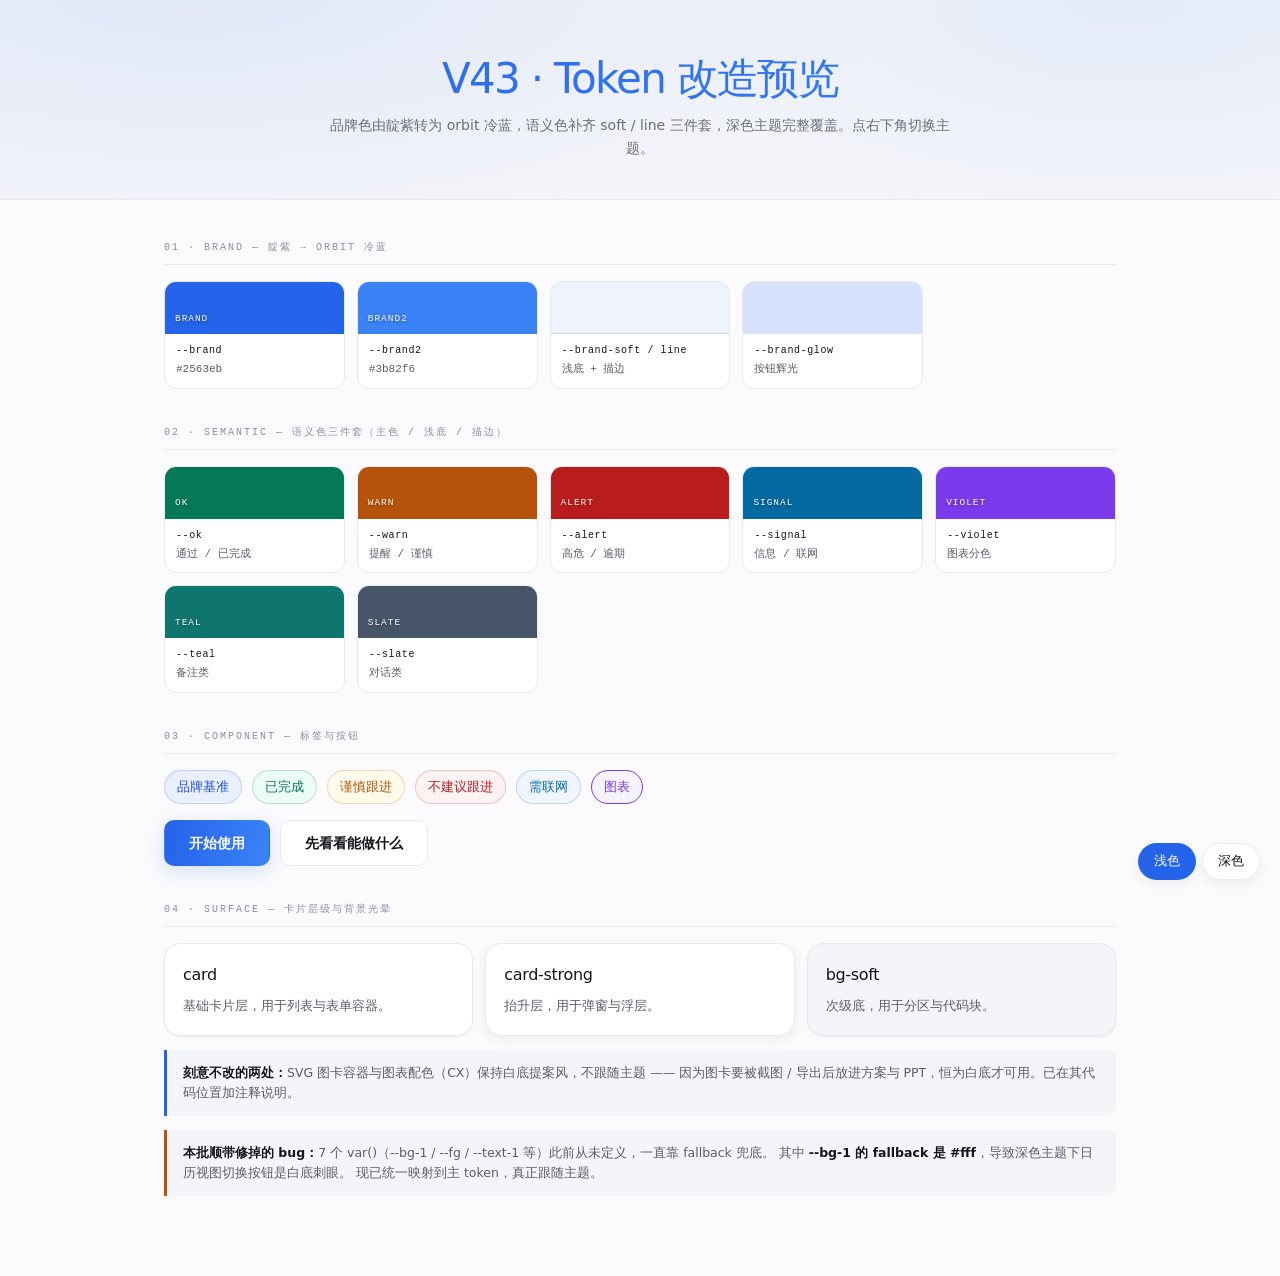
<file: token-sample.html>
<!DOCTYPE html>
<html lang="zh-CN">
<head>
<meta charset="UTF-8">
<meta name="viewport" content="width=device-width,initial-scale=1">
<title>V43 Token 改造预览 · orbit 冷蓝</title>
<style>
/* 与工作台共用同一套 token（浅色档） */
:root{
  --brand:#2563eb; --brand2:#3b82f6;
  --brand-soft:rgba(37,99,235,.08);
  --brand-line:rgba(37,99,235,.22);
  --brand-glow:rgba(37,99,235,.18);
  --brand-ink:#1d4ed8;
  --ok:#047857;     --ok-soft:#ecfdf5;     --ok-line:rgba(4,120,87,.22);
  --warn:#b45309;   --warn-soft:#fffbeb;   --warn-line:rgba(180,83,9,.22);
  --alert:#b91c1c;  --alert-soft:#fef2f2;  --alert-line:rgba(185,28,28,.22);
  --signal:#0369a1; --signal-soft:#eff6ff; --signal-line:rgba(3,105,161,.22);
  --violet:#7c3aed; --violet-soft:#f5f3ff;
  --teal:#0f766e;   --teal-soft:#f0fdfa;
  --slate:#475569;  --slate-soft:#f1f5f9;
  --bg:#fbfbfd; --bg-soft:#f4f5f9; --bg-elev:#fff; --card:#fff; --card-strong:#fff;
  --line:#e9eaf0; --line-strong:#d6d8e3;
  --text:#14151a; --text-2:#5a5c6b; --text-3:#8b8d9c; --soft:#6b6d7c;
  --r-sm:8px; --r-md:12px; --r-lg:16px;
  --shadow-sm:0 1px 2px rgba(16,17,26,.04),0 1px 3px rgba(16,17,26,.03);
  --shadow-md:0 4px 14px rgba(16,17,26,.06);
  --vein:radial-gradient(1200px 440px at 15% -10%,rgba(37,99,235,.10),transparent 60%),
         radial-gradient(900px 380px at 88% 0%,rgba(59,130,246,.09),transparent 60%);
  --font-disp:-apple-system,BlinkMacSystemFont,"SF Pro Display","PingFang SC","Microsoft YaHei",system-ui,sans-serif;
  --font-mono:"SF Mono",ui-monospace,"Menlo","Consolas",monospace;
}
/* 深色档（orbit dark） */
html[data-theme="dark"]{
  --brand:#6fa8ff; --brand2:#a5c2ff;
  --brand-soft:rgba(111,168,255,.14);
  --brand-line:rgba(111,168,255,.30);
  --brand-glow:rgba(111,168,255,.22);
  --brand-ink:#a5c2ff;
  --ok:#5bcfa0;     --ok-soft:rgba(91,207,160,.12);     --ok-line:rgba(91,207,160,.30);
  --warn:#f0b95b;   --warn-soft:rgba(240,185,91,.12);   --warn-line:rgba(240,185,91,.30);
  --alert:#ff6b6b;  --alert-soft:rgba(255,107,107,.12); --alert-line:rgba(255,107,107,.30);
  --signal:#6fa8ff; --signal-soft:rgba(111,168,255,.12); --signal-line:rgba(111,168,255,.30);
  --violet:#a78bfa; --violet-soft:rgba(167,139,250,.13);
  --teal:#5eead4;   --teal-soft:rgba(94,234,212,.12);
  --slate:#94a3b8;  --slate-soft:rgba(148,163,184,.12);
  --bg:#0a0b0f; --bg-soft:#12131a; --bg-elev:#16171f; --card:#14151d; --card-strong:#1a1b24;
  --line:#23242f; --line-strong:#333545;
  --text:#e8edf5; --text-2:#a2a4b4; --text-3:#6e7080; --soft:#9a9caa;
  --shadow-sm:0 1px 2px rgba(0,0,0,.4);
  --shadow-md:0 4px 16px rgba(0,0,0,.45);
  --vein:radial-gradient(1200px 600px at 20% -10%,rgba(111,168,255,.10),transparent 60%),
         radial-gradient(900px 480px at 90% 0%,rgba(91,207,160,.06),transparent 60%);
}
*{box-sizing:border-box}
body{margin:0;background:var(--bg);color:var(--text);
  font-family:-apple-system,BlinkMacSystemFont,"PingFang SC","Microsoft YaHei",system-ui,sans-serif;
  font-size:14px;line-height:1.6;-webkit-font-smoothing:antialiased}
.wrap{max-width:1000px;margin:0 auto;padding:0 24px 80px}
.hero{padding:56px 24px 40px;background:var(--vein),var(--bg-soft);
  border-bottom:1px solid var(--line);text-align:center;margin-bottom:40px}
.hero h1{margin:0 0 12px;font-family:var(--font-disp);font-size:clamp(28px,5vw,42px);
  font-weight:200;letter-spacing:-.04em;line-height:1.1;
  background:linear-gradient(100deg,var(--brand),var(--brand2));
  -webkit-background-clip:text;background-clip:text;color:transparent}
.hero p{margin:0 auto;max-width:620px;color:var(--soft);font-size:14px}
.sec-hd{font-family:var(--font-mono);font-size:10px;letter-spacing:.2em;color:var(--text-3);
  text-transform:uppercase;margin:36px 0 16px;padding-bottom:8px;border-bottom:1px solid var(--line)}
.grid{display:grid;grid-template-columns:repeat(auto-fill,minmax(150px,1fr));gap:12px}
.sw{border:1px solid var(--line);border-radius:var(--r-md);overflow:hidden;background:var(--card)}
.sw__c{height:52px;display:flex;align-items:flex-end;padding:8px 10px;
  font-family:var(--font-mono);font-size:9.5px;letter-spacing:.1em;color:#fff;
  text-shadow:0 1px 3px rgba(0,0,0,.4);text-transform:uppercase}
.sw__n{padding:9px 11px;font-family:var(--font-mono);font-size:11px;color:var(--text-2)}
.sw__n b{display:block;color:var(--text);font-weight:500;font-size:10px;letter-spacing:.06em;margin-bottom:2px}
.row{display:flex;flex-wrap:wrap;gap:10px;align-items:center}
.tag{padding:6px 12px;border-radius:999px;font-size:12.5px;border:1px solid}
.tag--brand{background:var(--brand-soft);border-color:var(--brand-line);color:var(--brand-ink)}
.tag--ok{background:var(--ok-soft);border-color:var(--ok-line);color:var(--ok)}
.tag--warn{background:var(--warn-soft);border-color:var(--warn-line);color:var(--warn)}
.tag--alert{background:var(--alert-soft);border-color:var(--alert-line);color:var(--alert)}
.tag--signal{background:var(--signal-soft);border-color:var(--signal-line);color:var(--signal)}
.tag--violet{background:var(--violet-soft);border-color:var(--violet);color:var(--violet)}
.btn{padding:11px 24px;border-radius:10px;font-size:14px;font-weight:600;border:1px solid transparent}
.btn--primary{background:linear-gradient(100deg,var(--brand),var(--brand2));color:#fff;
  box-shadow:0 6px 20px var(--brand-glow)}
.btn--ghost{background:var(--card);color:var(--text);border-color:var(--line)}
.card{border:1px solid var(--line);border-radius:var(--r-lg);padding:18px;background:var(--card);
  box-shadow:var(--shadow-sm)}
.card--elev{background:var(--card-strong);box-shadow:var(--shadow-md)}
.card h4{margin:0 0 8px;font-family:var(--font-disp);font-weight:300;font-size:16px;letter-spacing:-.02em}
.card p{margin:0;color:var(--text-2);font-size:13px}
.togglebar{position:fixed;right:20px;bottom:20px;display:flex;gap:6px;z-index:99}
.togglebar button{padding:9px 15px;border-radius:999px;border:1px solid var(--line);
  background:var(--card);color:var(--text);font-size:12.5px;box-shadow:var(--shadow-md)}
.togglebar button.on{background:var(--brand);color:#fff;border-color:transparent}
.note{margin-top:14px;padding:13px 16px;border-left:3px solid var(--brand);
  background:var(--bg-soft);border-radius:0 8px 8px 0;color:var(--text-2);font-size:12.5px}
.note b{color:var(--text)}
</style>
</head>
<body>

<div class="hero">
  <h1>V43 · Token 改造预览</h1>
  <p>品牌色由靛紫转为 orbit 冷蓝，语义色补齐 soft / line 三件套，深色主题完整覆盖。点右下角切换主题。</p>
</div>

<div class="wrap">

  <div class="sec-hd">01 · Brand — 靛紫 → orbit 冷蓝</div>
  <div class="grid">
    <div class="sw"><div class="sw__c" style="background:var(--brand)">brand</div>
      <div class="sw__n"><b>--brand</b><span id="v1"></span></div></div>
    <div class="sw"><div class="sw__c" style="background:var(--brand2)">brand2</div>
      <div class="sw__n"><b>--brand2</b><span id="v2"></span></div></div>
    <div class="sw"><div class="sw__c" style="background:var(--brand-soft);border-bottom:1px solid var(--brand-line)"></div>
      <div class="sw__n"><b>--brand-soft / line</b>浅底 + 描边</div></div>
    <div class="sw"><div class="sw__c" style="background:var(--brand-glow)"></div>
      <div class="sw__n"><b>--brand-glow</b>按钮辉光</div></div>
  </div>

  <div class="sec-hd">02 · Semantic — 语义色三件套（主色 / 浅底 / 描边）</div>
  <div class="grid">
    <div class="sw"><div class="sw__c" style="background:var(--ok)">ok</div>
      <div class="sw__n"><b>--ok</b>通过 / 已完成</div></div>
    <div class="sw"><div class="sw__c" style="background:var(--warn)">warn</div>
      <div class="sw__n"><b>--warn</b>提醒 / 谨慎</div></div>
    <div class="sw"><div class="sw__c" style="background:var(--alert)">alert</div>
      <div class="sw__n"><b>--alert</b>高危 / 逾期</div></div>
    <div class="sw"><div class="sw__c" style="background:var(--signal)">signal</div>
      <div class="sw__n"><b>--signal</b>信息 / 联网</div></div>
    <div class="sw"><div class="sw__c" style="background:var(--violet)">violet</div>
      <div class="sw__n"><b>--violet</b>图表分色</div></div>
    <div class="sw"><div class="sw__c" style="background:var(--teal)">teal</div>
      <div class="sw__n"><b>--teal</b>备注类</div></div>
    <div class="sw"><div class="sw__c" style="background:var(--slate)">slate</div>
      <div class="sw__n"><b>--slate</b>对话类</div></div>
  </div>

  <div class="sec-hd">03 · Component — 标签与按钮</div>
  <div class="row" style="margin-bottom:16px">
    <span class="tag tag--brand">品牌基准</span>
    <span class="tag tag--ok">已完成</span>
    <span class="tag tag--warn">谨慎跟进</span>
    <span class="tag tag--alert">不建议跟进</span>
    <span class="tag tag--signal">需联网</span>
    <span class="tag tag--violet">图表</span>
  </div>
  <div class="row">
    <span class="btn btn--primary">开始使用</span>
    <span class="btn btn--ghost">先看看能做什么</span>
  </div>

  <div class="sec-hd">04 · Surface — 卡片层级与背景光晕</div>
  <div class="grid" style="grid-template-columns:repeat(auto-fill,minmax(230px,1fr))">
    <div class="card"><h4>card</h4><p>基础卡片层，用于列表与表单容器。</p></div>
    <div class="card card--elev"><h4>card-strong</h4><p>抬升层，用于弹窗与浮层。</p></div>
    <div class="card" style="background:var(--bg-soft)"><h4>bg-soft</h4><p>次级底，用于分区与代码块。</p></div>
  </div>

  <div class="note">
    <b>刻意不改的两处：</b>SVG 图卡容器与图表配色（CX）保持白底提案风，不跟随主题 ——
    因为图卡要被截图 / 导出后放进方案与 PPT，恒为白底才可用。已在其代码位置加注释说明。
  </div>

  <div class="note" style="border-left-color:var(--warn)">
    <b>本批顺带修掉的 bug：</b>7 个 var()（--bg-1 / --fg / --text-1 等）此前从未定义，一直靠 fallback 兜底。
    其中 <b>--bg-1 的 fallback 是 #fff</b>，导致深色主题下日历视图切换按钮是白底刺眼。
    现已统一映射到主 token，真正跟随主题。
  </div>

</div>

<div class="togglebar">
  <button id="t-light" class="on">浅色</button>
  <button id="t-dark">深色</button>
</div>

<script>
function px(n){ return getComputedStyle(document.documentElement).getPropertyValue(n).trim(); }
function fill(){
  document.getElementById('v1').textContent = px('--brand');
  document.getElementById('v2').textContent = px('--brand2');
}
document.getElementById('t-light').onclick = function(){
  document.documentElement.setAttribute('data-theme','light');
  this.classList.add('on'); document.getElementById('t-dark').classList.remove('on'); fill();
};
document.getElementById('t-dark').onclick = function(){
  document.documentElement.setAttribute('data-theme','dark');
  this.classList.add('on'); document.getElementById('t-light').classList.remove('on'); fill();
};
fill();
</script>
</body>
</html>
</file>
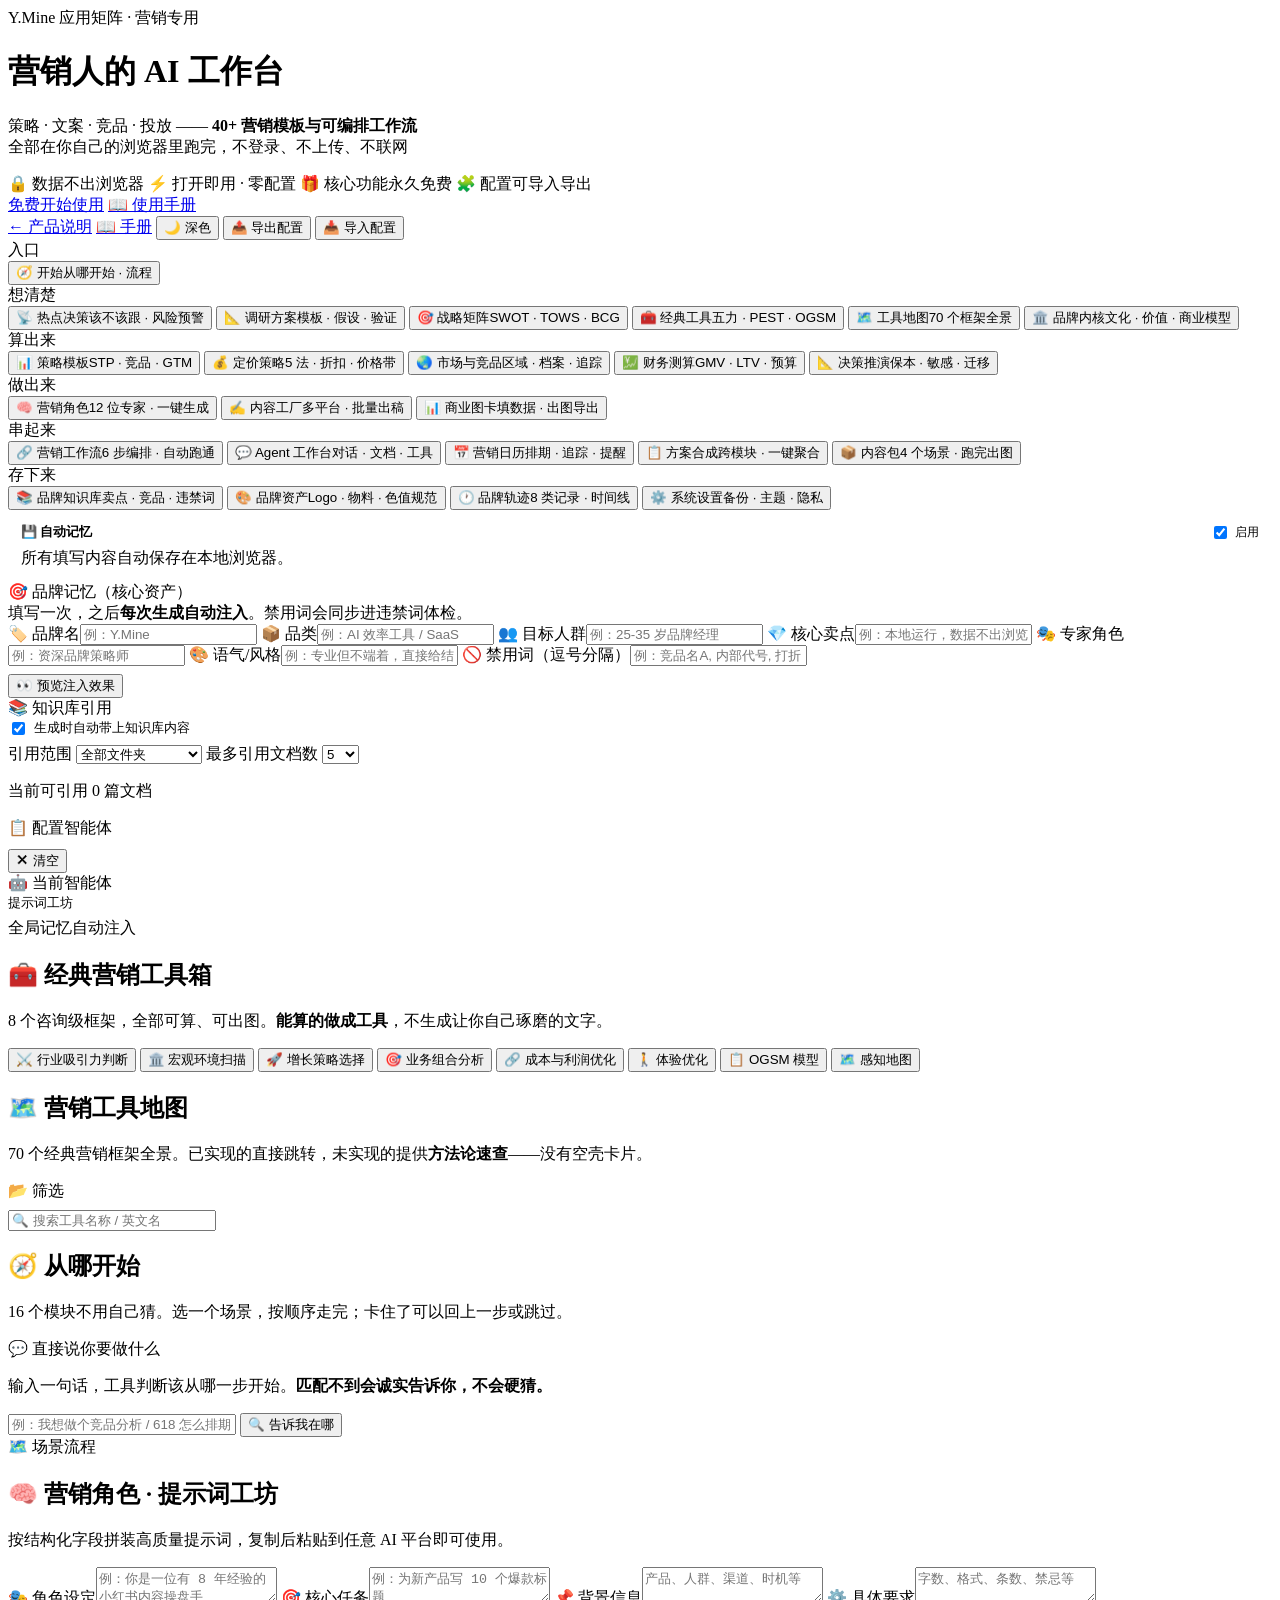
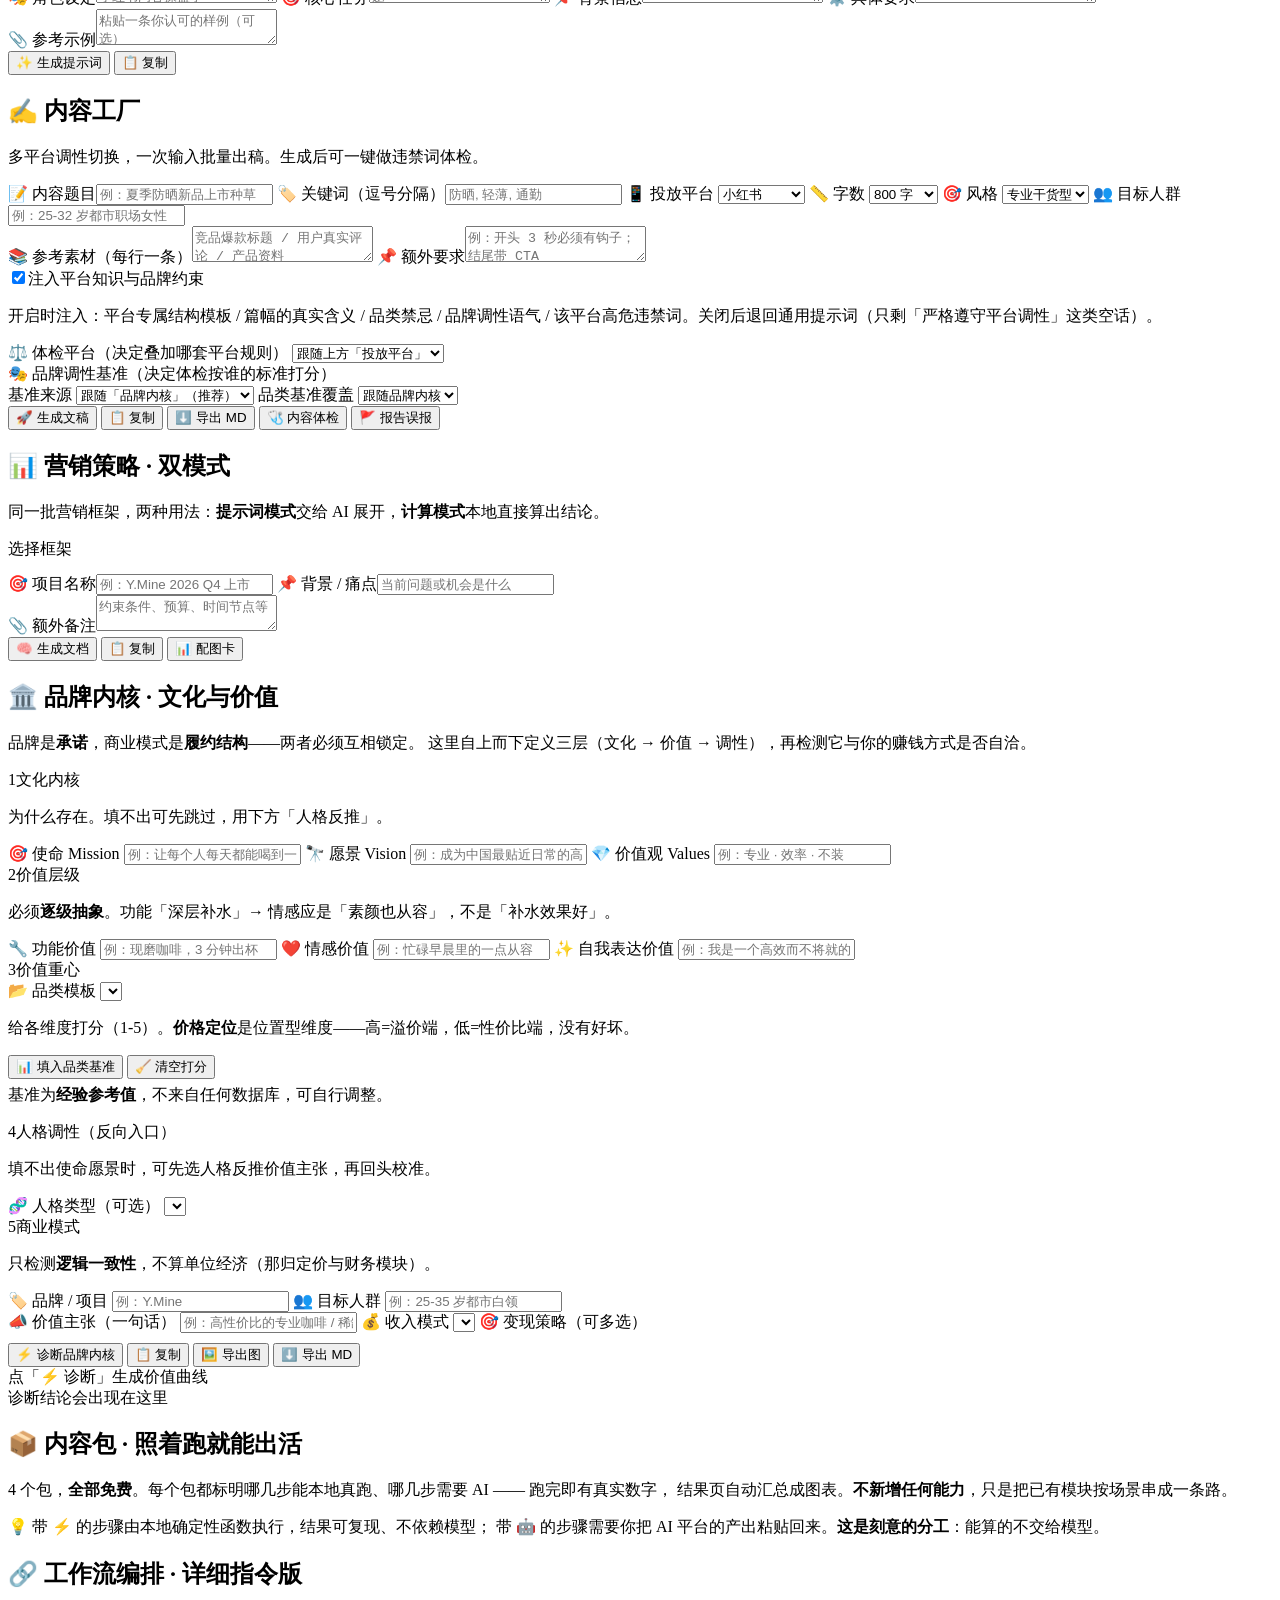
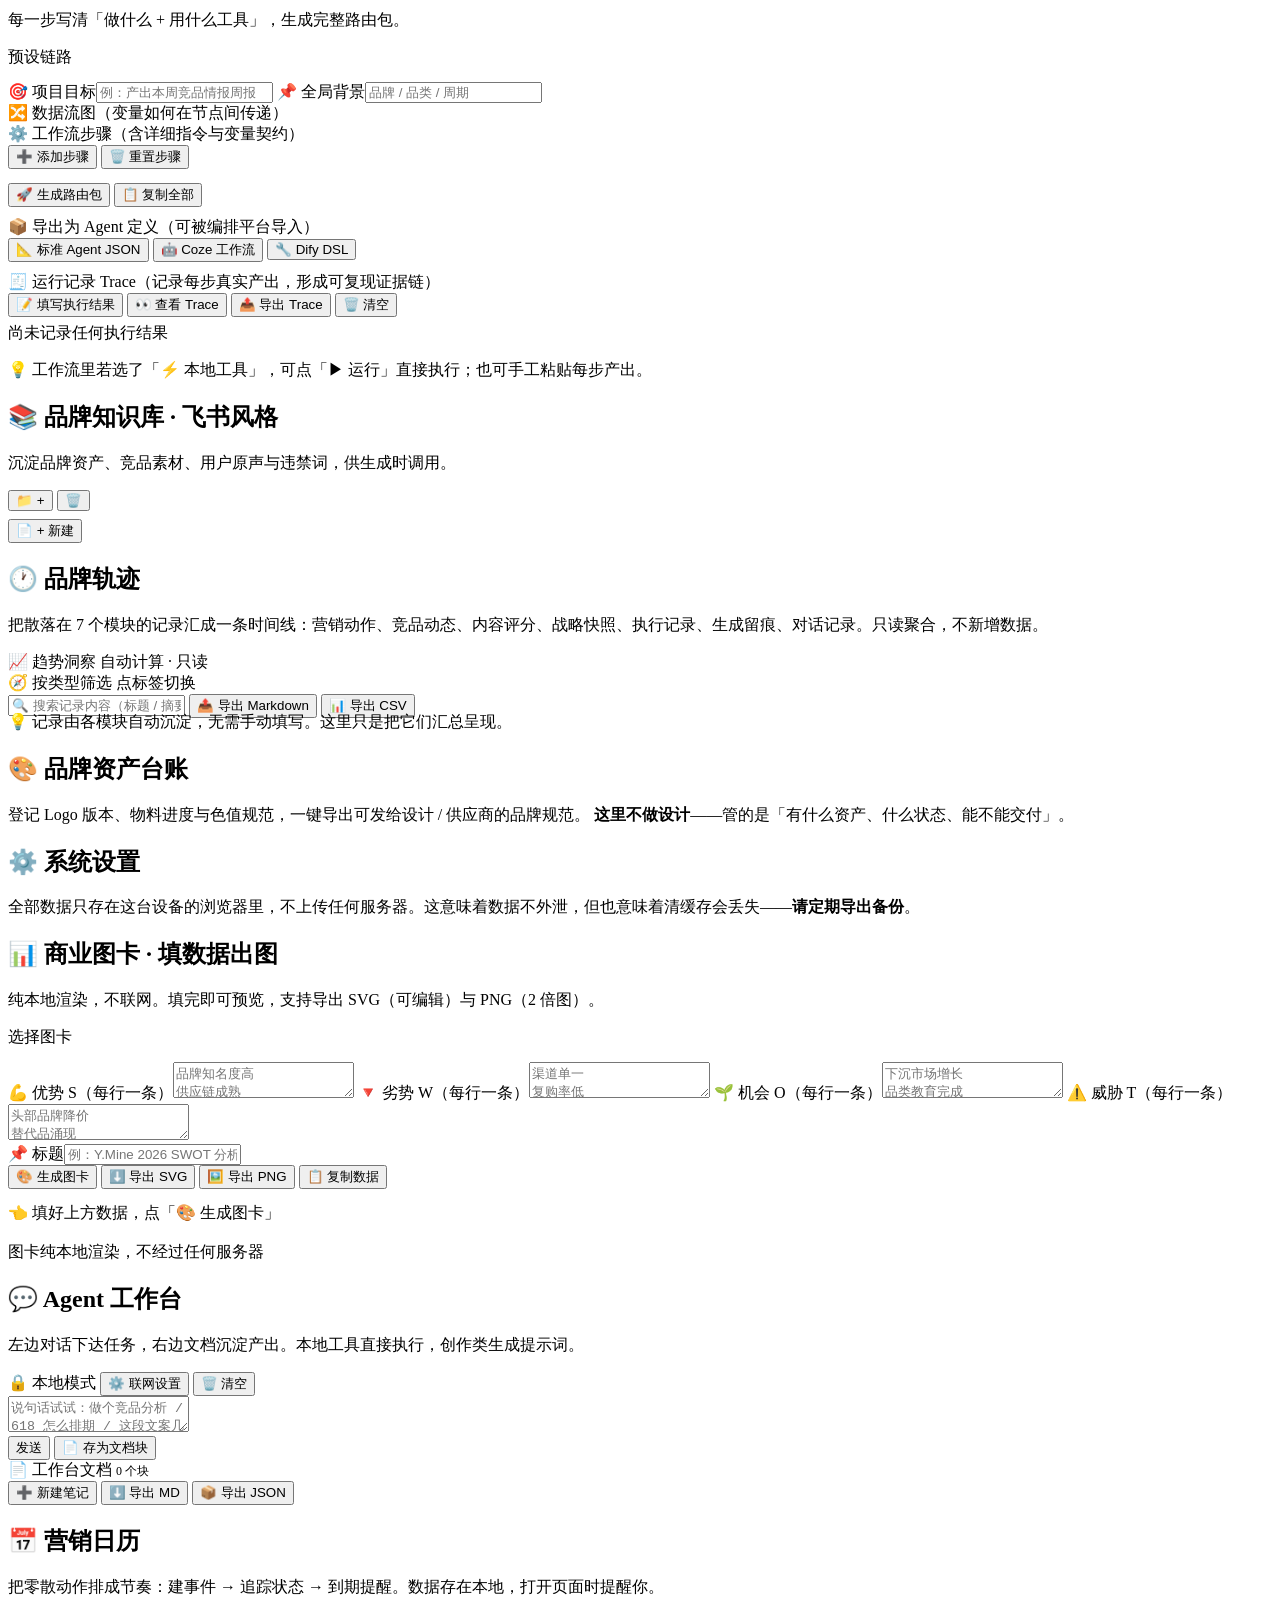
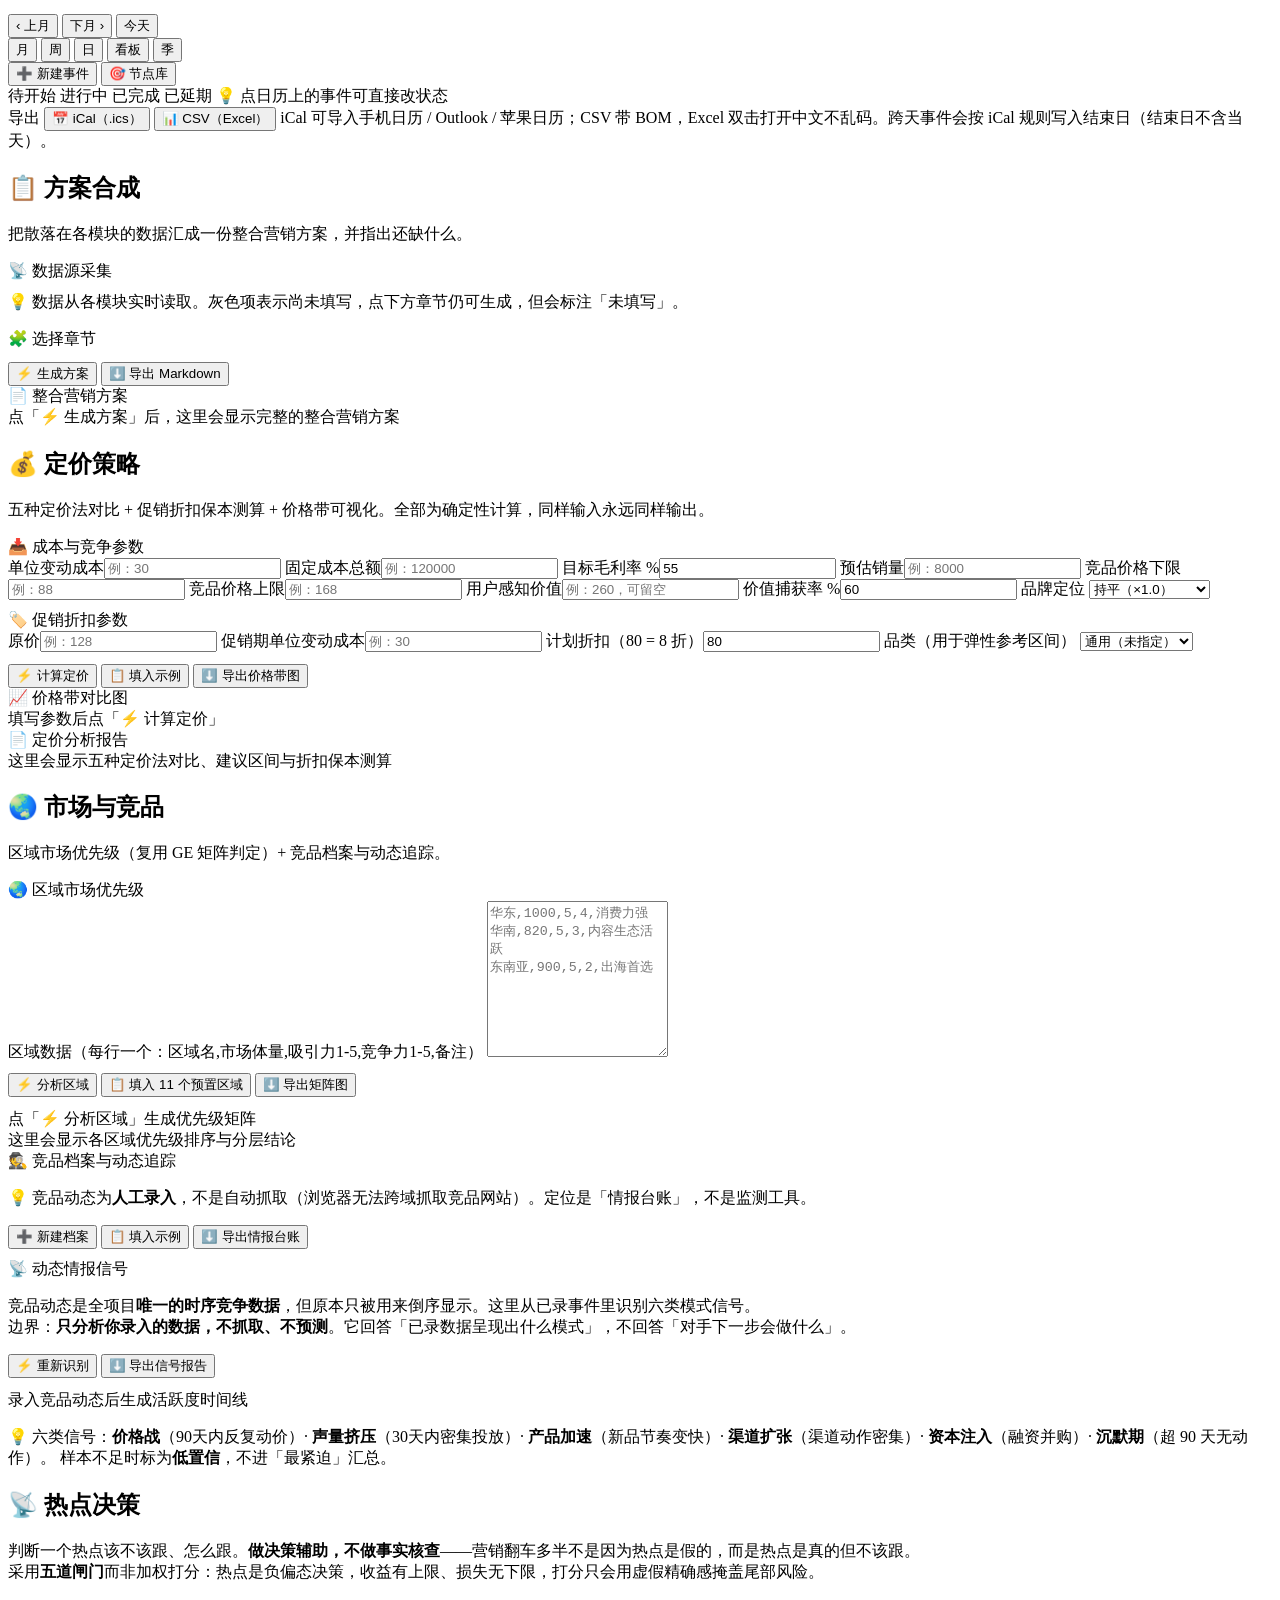
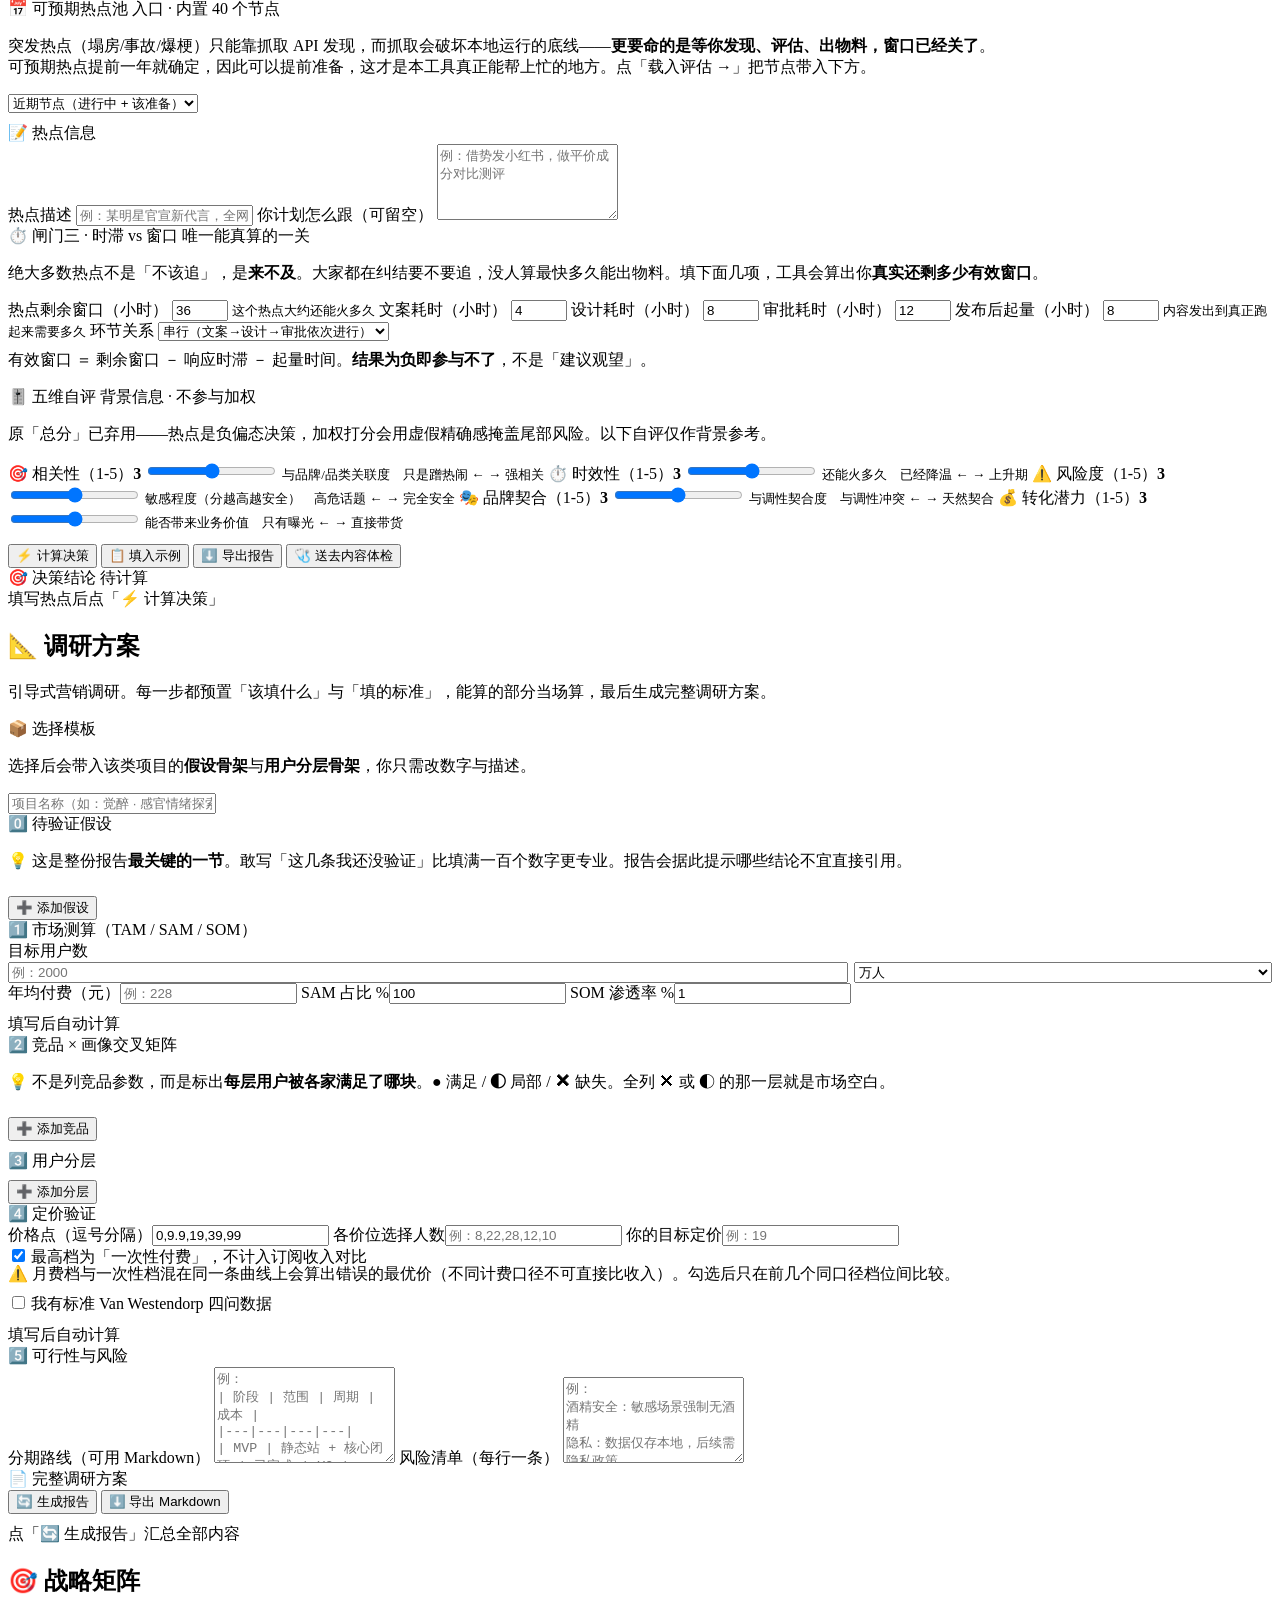
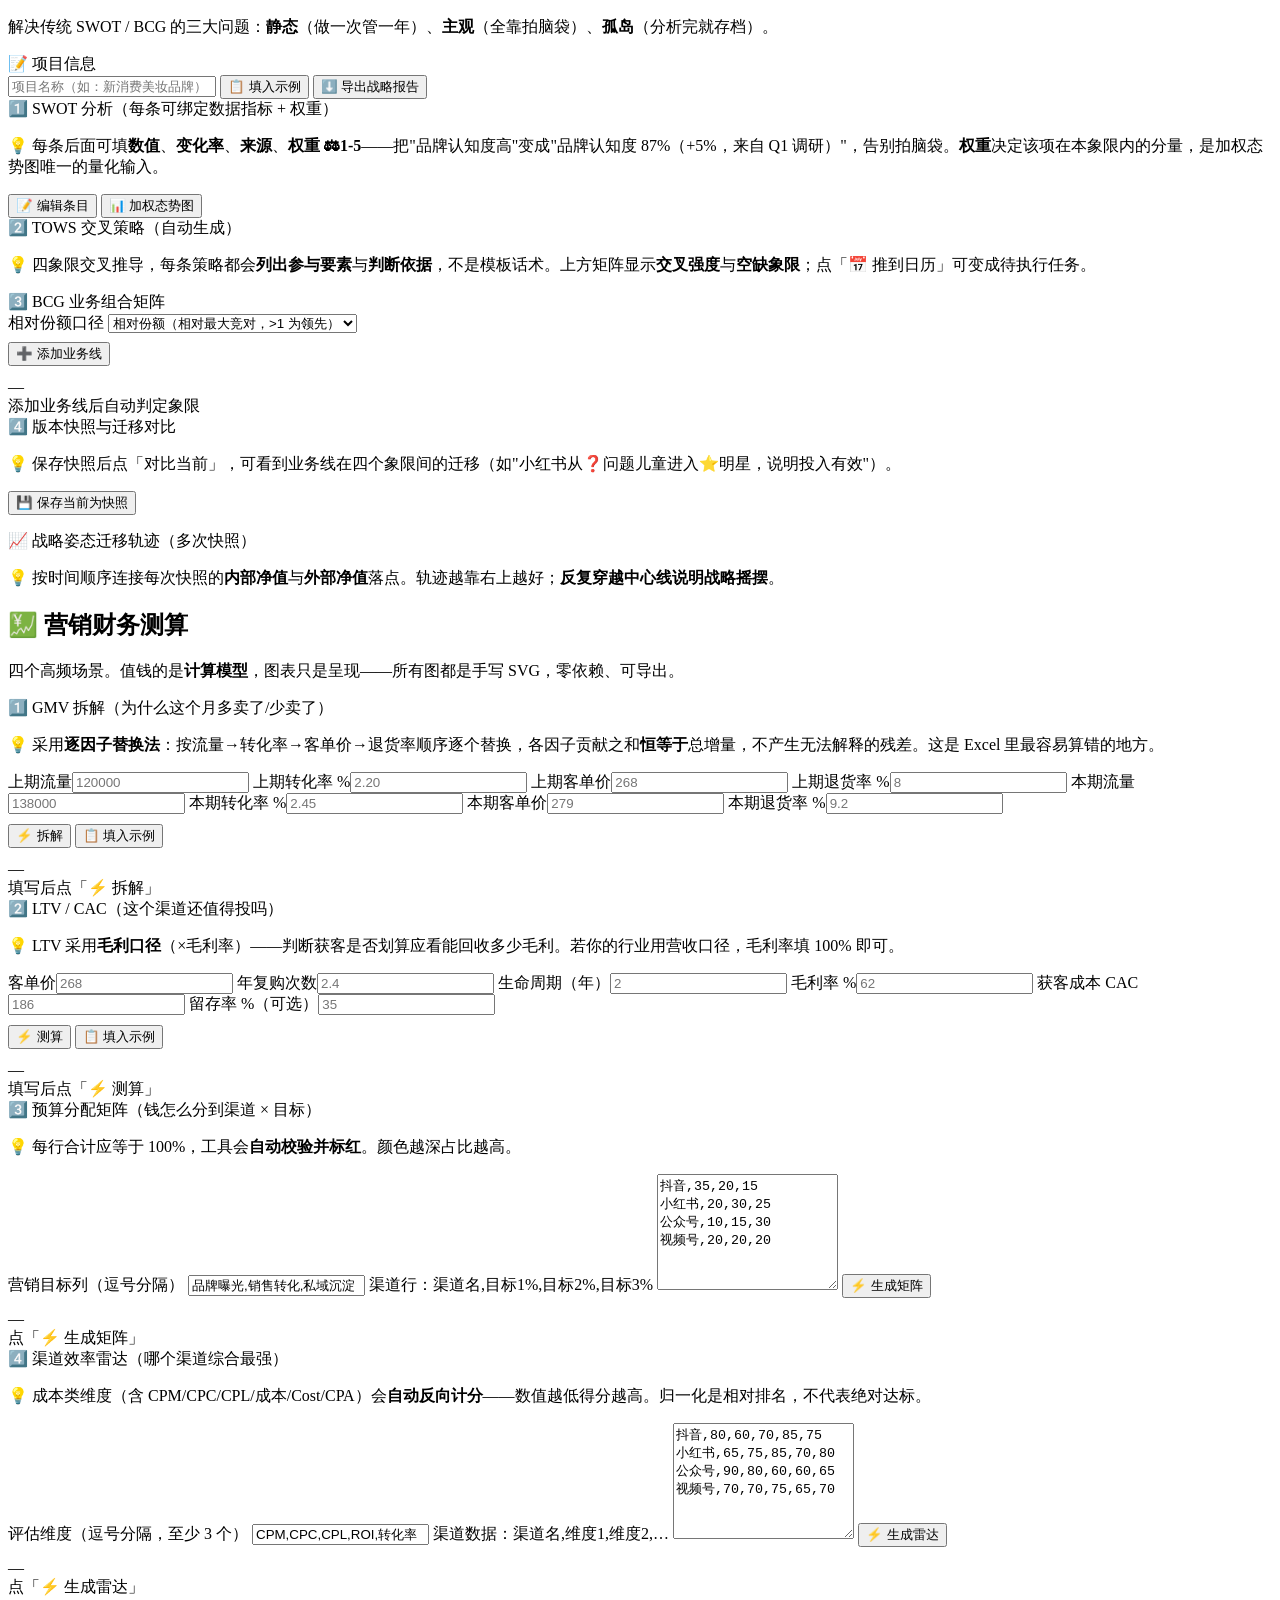
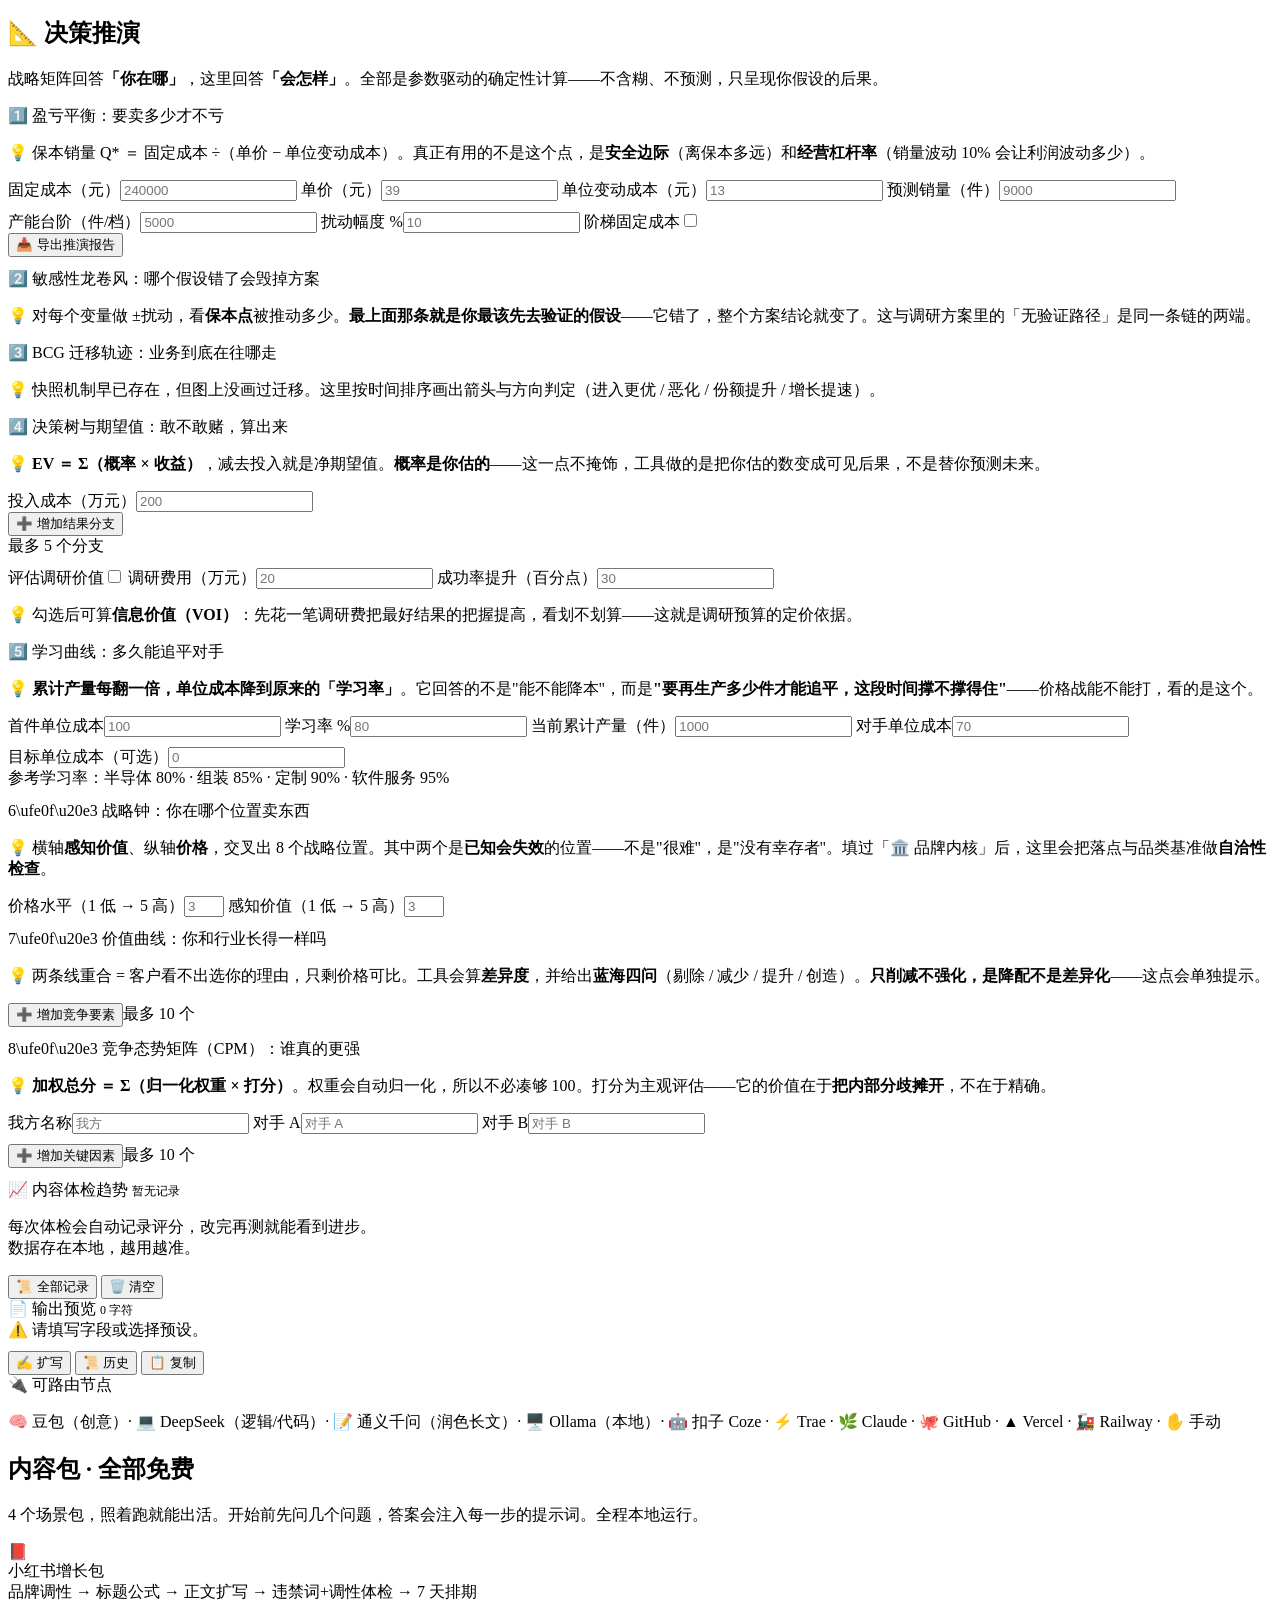
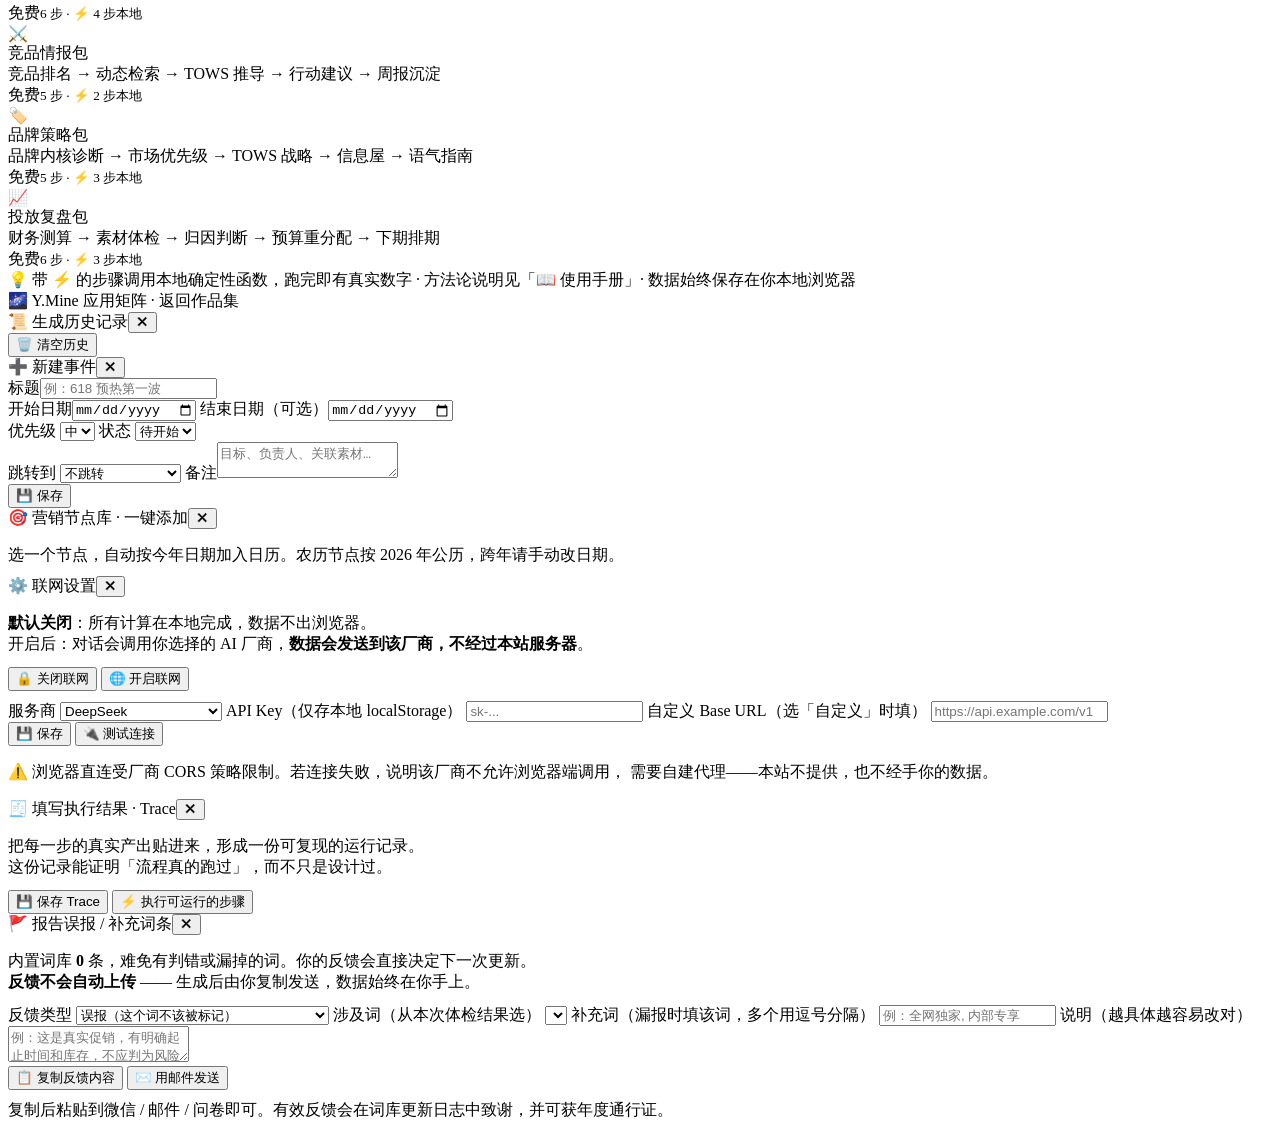
<file: src/index.template.html>
<!DOCTYPE html>
<html lang="zh-CN">
<head>
<meta charset="UTF-8">
<meta name="viewport" content="width=device-width, initial-scale=1">
<title>营销 AI 工作台 · Y.Mine Agent Studio</title>
<style>
/*__CSS__*/
</style>
</head>
<body>

<!-- ===================== Hero ===================== -->
<header class="hero">
  <div class="hero__badge">Y.Mine 应用矩阵 · 营销专用</div>
  <h1 class="hero__title">营销人的 AI 工作台</h1>
  <p class="hero__sub">
    策略 · 文案 · 竞品 · 投放 —— <b>40+ 营销模板与可编排工作流</b><br>
    全部在你自己的浏览器里跑完，不登录、不上传、不联网
  </p>
  <div class="hero__trust">
    <span>🔒 数据不出浏览器</span>
    <span>⚡ 打开即用 · 零配置</span>
    <span>🎁 核心功能永久免费</span>
    <span>🧩 配置可导入导出</span>
  </div>
  <div class="hero__cta">
    <a class="btn btn--primary" href="#studio">免费开始使用</a>
    <a class="btn btn--ghost" href="manual.html">📖 使用手册</a>
  </div>
</header>

<!-- ===================== 顶栏 ===================== -->
<nav class="topbar">
  <a class="btn btn--sm btn--ghost" href="landing.html">← 产品说明</a>
  <a class="btn btn--sm btn--ghost" href="manual.html">📖 手册</a>
  <span class="spacer"></span>
  <button class="btn btn--sm btn--ghost" id="btnTheme">🌙 深色</button>
  <button class="btn btn--sm btn--ghost" id="btnExport">📤 导出配置</button>
  <button class="btn btn--sm btn--ghost" id="btnImport">📥 导入配置</button>
  <input type="file" id="fileImport" accept=".json" style="display:none">
</nav>

<!-- ===================== Tabs ===================== -->
<nav class="tabs" id="studio">
  <div class="tgroup" data-group="entry">
    <span class="tgroup__lb">入口</span>
    <div class="tgroup__tabs">
      <button class="tab is-on" data-tab="guide"><span class="tab__name">🧭 开始</span><span class="tab__desc">从哪开始 · 流程</span></button>
    </div>
  </div>
  <div class="tgroup" data-group="think">
    <span class="tgroup__lb">想清楚</span>
    <div class="tgroup__tabs">
      <button class="tab" data-tab="hotspot"><span class="tab__name">📡 热点决策</span><span class="tab__desc">该不该跟 · 风险预警</span></button>
      <button class="tab" data-tab="research"><span class="tab__name">📐 调研方案</span><span class="tab__desc">模板 · 假设 · 验证</span></button>
      <button class="tab" data-tab="strat"><span class="tab__name">🎯 战略矩阵</span><span class="tab__desc">SWOT · TOWS · BCG</span></button>
      <button class="tab" data-tab="tkm"><span class="tab__name">🧰 经典工具</span><span class="tab__desc">五力 · PEST · OGSM</span></button>
      <button class="tab" data-tab="toolmap"><span class="tab__name">🗺️ 工具地图</span><span class="tab__desc">70 个框架全景</span></button>
      <button class="tab" data-tab="persona"><span class="tab__name">🏛️ 品牌内核</span><span class="tab__desc">文化 · 价值 · 商业模型</span></button>
    </div>
  </div>
  <div class="tgroup" data-group="calc">
    <span class="tgroup__lb">算出来</span>
    <div class="tgroup__tabs">
      <button class="tab" data-tab="strategy"><span class="tab__name">📊 策略模板</span><span class="tab__desc">STP · 竞品 · GTM</span></button>
      <button class="tab" data-tab="pricing"><span class="tab__name">💰 定价策略</span><span class="tab__desc">5 法 · 折扣 · 价格带</span></button>
      <button class="tab" data-tab="market"><span class="tab__name">🌏 市场与竞品</span><span class="tab__desc">区域 · 档案 · 追踪</span></button>
      <button class="tab" data-tab="fin"><span class="tab__name">💹 财务测算</span><span class="tab__desc">GMV · LTV · 预算</span></button>
      <button class="tab" data-tab="sim"><span class="tab__name">📐 决策推演</span><span class="tab__desc">保本 · 敏感 · 迁移</span></button>
    </div>
  </div>
  <div class="tgroup" data-group="make">
    <span class="tgroup__lb">做出来</span>
    <div class="tgroup__tabs">
      <button class="tab" data-tab="role"><span class="tab__name">🧠 营销角色</span><span class="tab__desc">12 位专家 · 一键生成</span></button>
      <button class="tab" data-tab="content"><span class="tab__name">✍️ 内容工厂</span><span class="tab__desc">多平台 · 批量出稿</span></button>
      <button class="tab" data-tab="chart"><span class="tab__name">📊 商业图卡</span><span class="tab__desc">填数据 · 出图导出</span></button>
    </div>
  </div>
  <div class="tgroup" data-group="chain">
    <span class="tgroup__lb">串起来</span>
    <div class="tgroup__tabs">
      <button class="tab" data-tab="flow"><span class="tab__name">🔗 营销工作流</span><span class="tab__desc">6 步编排 · 自动跑通</span></button>
      <button class="tab" data-tab="agent"><span class="tab__name">💬 Agent 工作台</span><span class="tab__desc">对话 · 文档 · 工具</span></button>
      <button class="tab" data-tab="cal"><span class="tab__name">📅 营销日历</span><span class="tab__desc">排期 · 追踪 · 提醒</span></button>
      <button class="tab" data-tab="synth"><span class="tab__name">📋 方案合成</span><span class="tab__desc">跨模块 · 一键聚合</span></button>
      <button class="tab" data-tab="packs"><span class="tab__name">📦 内容包</span><span class="tab__desc">4 个场景 · 跑完出图</span></button>
    </div>
  </div>
  <div class="tgroup" data-group="keep">
    <span class="tgroup__lb">存下来</span>
    <div class="tgroup__tabs">
      <button class="tab" data-tab="kb"><span class="tab__name">📚 品牌知识库</span><span class="tab__desc">卖点 · 竞品 · 违禁词</span></button>
      <button class="tab" data-tab="assets"><span class="tab__name">🎨 品牌资产</span><span class="tab__desc">Logo · 物料 · 色值规范</span></button>
      <button class="tab" data-tab="timeline"><span class="tab__name">🕐 品牌轨迹</span><span class="tab__desc">8 类记录 · 时间线</span></button>
      <button class="tab" data-tab="settings"><span class="tab__name">⚙️ 系统设置</span><span class="tab__desc">备份 · 主题 · 隐私</span></button>
    </div>
  </div>
</nav>

<!-- ===================== 主体 ===================== -->
<div class="wrap">

  <!-- ---------- 左栏 ---------- -->
  <aside>
    <div class="card" style="padding:13px">
      <div style="display:flex;align-items:center;justify-content:space-between">
        <strong style="font-size:13px">💾 自动记忆</strong>
        <label style="font-size:12px;display:flex;align-items:center;gap:5px;cursor:pointer">
          <input type="checkbox" id="memOn" checked> 启用
        </label>
      </div>
      <p class="hint" style="margin:6px 0 0">所有填写内容自动保存在本地浏览器。</p>
    </div>

    <div class="memory">
      <div class="memory__hd">🎯 品牌记忆（核心资产）</div>
      <div class="memory__tip">
        填写一次，之后<b>每次生成自动注入</b>。禁用词会同步进违禁词体检。
      </div>
      <div class="memform">
        <label class="f"><span>🏷️ 品牌名</span><input type="text" id="m_brand" placeholder="例：Y.Mine"></label>
        <label class="f"><span>📦 品类</span><input type="text" id="m_cat" placeholder="例：AI 效率工具 / SaaS"></label>
        <label class="f"><span>👥 目标人群</span><input type="text" id="m_aud" placeholder="例：25-35 岁品牌经理"></label>
        <label class="f"><span>💎 核心卖点</span><input type="text" id="m_usp" placeholder="例：本地运行，数据不出浏览器"></label>
        <label class="f"><span>🎭 专家角色</span><input type="text" id="defRole" placeholder="例：资深品牌策略师"></label>
        <label class="f"><span>🎨 语气/风格</span><input type="text" id="defTone" placeholder="例：专业但不端着，直接给结论"></label>
        <label class="f"><span>🚫 禁用词（逗号分隔）</span><input type="text" id="m_ban" placeholder="例：竞品名A, 内部代号, 打折"></label>
      </div>
      <div class="row" style="margin-top:8px">
        <button class="btn btn--sm btn--ghost" id="btnMemPeek">👀 预览注入效果</button>
      </div>
    </div>

    <div class="card">
      <div class="card__hd">📚 知识库引用</div>
      <label style="font-size:12.5px;display:flex;align-items:center;gap:6px;cursor:pointer;margin-bottom:6px">
        <input type="checkbox" id="kbUse" checked> 生成时自动带上知识库内容
      </label>
      <label class="f" style="margin-bottom:6px"><span>引用范围</span>
        <select id="kbScope">
          <option value="all">全部文件夹</option>
          <option value="cur">仅当前选中文件夹</option>
          <option value="off">不引用</option>
        </select>
      </label>
      <label class="f" style="margin-bottom:6px"><span>最多引用文档数</span>
        <select id="kbMax">
          <option>3</option><option selected>5</option><option>10</option><option>20</option>
        </select>
      </label>
      <p class="hint" id="kbStat">当前可引用 0 篇文档</p>
    </div>

    <div class="card">
      <div class="card__hd">📋 配置智能体</div>
      <div class="chips" id="presetChips"></div>
      <div class="row" style="margin-top:10px">
        <button class="btn btn--sm btn--ghost" id="btnClear">✕ 清空</button>
      </div>
    </div>

    <div class="card">
      <div class="card__hd">🤖 当前智能体</div>
      <div style="font-size:13px" id="curAgent">提示词工坊</div>
      <p class="hint" style="margin:6px 0 0">全局记忆自动注入</p>
    </div>
  </aside>

  <!-- ---------- 中栏 ---------- -->
  <main>

    <!-- ===== 经典营销工具箱 ===== -->
    <section class="panel" data-panel="tkm">
      <h2 class="panel__hd">🧰 经典营销工具箱</h2>
      <p class="panel__sub">8 个咨询级框架，全部可算、可出图。<b>能算的做成工具</b>，不生成让你自己琢磨的文字。</p>
      <div class="chips" id="tkTools">
        <button class="chip" data-tktool="five">⚔️ 行业吸引力判断</button>
        <button class="chip" data-tktool="pest">🏛️ 宏观环境扫描</button>
        <button class="chip" data-tktool="ansoff">🚀 增长策略选择</button>
        <button class="chip" data-tktool="ge">🎯 业务组合分析</button>
        <button class="chip" data-tktool="vc">🔗 成本与利润优化</button>
        <button class="chip" data-tktool="cj">🚶 体验优化</button>
        <button class="chip" data-tktool="ogsm">📋 OGSM 模型</button>
        <button class="chip" data-tktool="pm">🗺️ 感知地图</button>      </div>

      <div class="tksec" data-tksec="five" style="display:none">
        <h3 class="tksec__t">⚔️ 波特五力</h3>
        <p class="hint">行业吸引力判断</p>
        <label class="f"><span>数据（每行一条）</span>
          <textarea id="k5_rows" style="min-height:120px">供应商议价能力,6\n购买者议价能力,7\n新进入者威胁,5\n替代品威胁,4\n同业竞争程度,8</textarea></label>
        <div class="row" style="margin-top:8px">
          <button class="btn btn--primary btn--sm" id="btnK5">⚡ 分析</button>
        </div>
        <div class="chartwrap" id="k5Chart"><span class="ph">—</span></div>
        <div class="preview" id="k5Out"><span class="ph">点「⚡ 分析」生成</span></div>
      </div>

      <div class="tksec" data-tksec="pest" style="display:none">
        <h3 class="tksec__t">🏛️ PEST 分析</h3>
        <p class="hint">宏观环境扫描</p>
        <label class="f"><span>数据（每行一条）</span>
          <textarea id="kp_rows" style="min-height:120px">政治政策,新广告法趋严,威胁,4\n经济环境,消费降级客单下滑,威胁,3\n社会文化,成分党崛起,机会,5\n技术趋势,AI 内容生产降本,机会,4</textarea></label>
        <div class="row" style="margin-top:8px">
          <button class="btn btn--primary btn--sm" id="btnKP">⚡ 分析</button>
        </div>
        <div class="chartwrap" id="kpChart"><span class="ph">—</span></div>
        <div class="preview" id="kpOut"><span class="ph">点「⚡ 分析」生成</span></div>
      </div>

      <div class="tksec" data-tksec="ansoff" style="display:none">
        <h3 class="tksec__t">🚀 安索夫矩阵</h3>
        <p class="hint">增长策略选择</p>
        <label class="f"><span>数据（每行一条）</span>
          <textarea id="ka_rows" style="min-height:120px">市场渗透,提升复购频次,8,3\n市场开发,下沉渠道拓展,6,5\n产品开发,推出子品牌,7,6\n多元化,跨界联名,5,8</textarea></label>
        <div class="row" style="margin-top:8px">
          <button class="btn btn--primary btn--sm" id="btnKA">⚡ 分析</button>
        </div>
        <div class="chartwrap" id="kaChart"><span class="ph">—</span></div>
        <div class="preview" id="kaOut"><span class="ph">点「⚡ 分析」生成</span></div>
      </div>

      <div class="tksec" data-tksec="ge" style="display:none">
        <h3 class="tksec__t">🎯 GE 九宫格</h3>
        <p class="hint">业务组合分析</p>
        <label class="f"><span>数据（每行一条）</span>
          <textarea id="kg_rows" style="min-height:120px">直播电商,5,4,800\n私域会员,4,4,400\n线下经销,2,3,600\n跨境业务,5,2,200</textarea></label>
        <div class="row" style="margin-top:8px">
          <button class="btn btn--primary btn--sm" id="btnKG">⚡ 分析</button>
        </div>
        <div class="chartwrap" id="kgChart"><span class="ph">—</span></div>
        <div class="preview" id="kgOut"><span class="ph">点「⚡ 分析」生成</span></div>
      </div>

      <div class="tksec" data-tksec="vc" style="display:none">
        <h3 class="tksec__t">🔗 价值链分析</h3>
        <p class="hint">成本与利润优化</p>
        <label class="f"><span>数据（每行一条）</span>
          <textarea id="kv_rows" style="min-height:120px">供应链管理,18,12\n生产制造,25,20\n市场营销,35,12\n销售渠道,12,28\n售后服务,10,28</textarea></label>
        <div class="row" style="margin-top:8px">
          <button class="btn btn--primary btn--sm" id="btnKV">⚡ 分析</button>
        </div>
        <div class="chartwrap" id="kvChart"><span class="ph">—</span></div>
        <div class="preview" id="kvOut"><span class="ph">点「⚡ 分析」生成</span></div>
      </div>

      <div class="tksec" data-tksec="cj" style="display:none">
        <h3 class="tksec__t">🚶 用户旅程地图</h3>
        <p class="hint">体验优化</p>
        <label class="f"><span>数据（每行一条）</span>
          <textarea id="kj_rows" style="min-height:120px">认知,刷到种草笔记,3,信息太杂记不住\n考虑,对比成分表,2,参数看不懂\n决策,犹豫价格,2,不知值不值\n购买,下单支付,4,流程繁琐\n使用,开箱体验,5,包装难拆\n推荐,分享返现,4,没有分享动力</textarea></label>
        <div class="row" style="margin-top:8px">
          <button class="btn btn--primary btn--sm" id="btnKJ">⚡ 分析</button>
        </div>
        <div class="chartwrap" id="kjChart"><span class="ph">—</span></div>
        <div class="preview" id="kjOut"><span class="ph">点「⚡ 分析」生成</span></div>
      </div>

      <div class="tksec" data-tksec="ogsm" style="display:none">
        <h3 class="tksec__t">📋 OGSM 模型 · 战略落地</h3>
        <p class="hint">四层必须能被下一层翻译。缺任一层即断链。</p>
        <label class="f"><span>终极目标 O</span><input type="text" id="ko_o" value="成为细分品类第一"></label>
        <label class="f"><span>具体目标 G</span><input type="text" id="ko_g" value="Q4 GMV 破 5000 万"></label>
        <label class="f"><span>策略 S</span><input type="text" id="ko_s" value="抖音+小红书双平台投放"></label>
        <label class="f"><span>衡量 M</span><input type="text" id="ko_m" value="ROI≥3，CPL≤50"></label>
        <div class="row" style="margin-top:8px">
          <button class="btn btn--primary btn--sm" id="btnKO">⚡ 生成拆解</button>
        </div>
        <div class="chartwrap" id="koChart"><span class="ph">—</span></div>
        <div class="preview" id="koOut"><span class="ph">点「⚡ 生成拆解」</span></div>
      </div>

      <div class="tksec" data-tksec="pm" style="display:none">
        <h3 class="tksec__t">🗺️ 感知地图 · 品牌定位</h3>
        <p class="hint">看<b>用户心智坐标</b>，不是客观参数。虚线格为无品牌占据的空白区。</p>
        <div class="grid2">
          <label class="f"><span>X 轴</span><input type="text" id="km_x" value="年轻 ↔ 传统"></label>
          <label class="f"><span>Y 轴</span><input type="text" id="km_y" value="高端 ↔ 平价"></label>
        </div>
        <label class="f"><span>品牌坐标：名称,X,Y（0-10）</span>
          <textarea id="km_rows" style="min-height:110px">我方,7,6
竞品A,3,8
竞品B,8,3
竞品C,5,5</textarea></label>
        <div class="row" style="margin-top:8px">
          <button class="btn btn--primary btn--sm" id="btnKM">⚡ 生成地图</button>
        </div>
        <div class="chartwrap" id="kmChart"><span class="ph">—</span></div>
        <div class="preview" id="kmOut"><span class="ph">点「⚡ 生成地图」</span></div>
      </div>
    </section>

    <!-- ===== 营销工具地图 ===== -->
    <section class="panel" data-panel="toolmap">
      <h2 class="panel__hd">🗺️ 营销工具地图</h2>
      <p class="panel__sub">70 个经典营销框架全景。已实现的直接跳转，未实现的提供<b>方法论速查</b>——没有空壳卡片。</p>

      <div class="card">
        <div class="card__hd">📂 筛选 <span class="eyebrow" id="tmCount" style="margin-left:auto"></span></div>
        <div class="row" style="flex-wrap:wrap;gap:8px;margin-top:8px">
          <input type="text" id="tmSearch" placeholder="🔍 搜索工具名称 / 英文名" style="flex:1;min-width:200px">
        </div>
        <div class="chips" id="tmCats" style="margin-top:8px"></div>
        <div class="chips" id="tmSts" style="margin-top:6px"></div>
      </div>

      <div class="tmgrid" id="tmGrid"></div>
      <div class="tmd" id="tmDetail"></div>
    </section>



    <!-- ===== 开始：场景化流程导航 ===== -->
    <section class="panel is-on" data-panel="guide">
      <h2 class="panel__hd">🧭 从哪开始</h2>
      <p class="panel__sub">16 个模块不用自己猜。选一个场景，按顺序走完；卡住了可以回上一步或跳过。</p>

      <div class="card">
        <div class="card__hd">💬 直接说你要做什么</div>
        <p class="hint">输入一句话，工具判断该从哪一步开始。<b>匹配不到会诚实告诉你，不会硬猜。</b></p>
        <div class="row">
          <input type="text" id="gdInput" placeholder="例：我想做个竞品分析 / 618 怎么排期 / 这段文案能发吗"
                 style="flex:1;min-width:220px">
          <button class="btn btn--primary btn--sm" id="btnGdAsk">🔍 告诉我在哪</button>
        </div>
        <div class="preview gdanw" id="gdAnswer"></div>
      </div>

      <div class="card">
        <div class="card__hd">🗺️ 场景流程 <span class="eyebrow" id="gdProgress" style="margin-left:auto"></span></div>
        <div class="gdbar"><div class="gdbar__fill" id="gdBarFill"></div></div>
        <div class="chips" id="gdScenes"></div>
        <p class="hint" id="gdSceneDesc" style="margin-top:8px"></p>
        <div class="gdsteps" id="gdSteps"></div>
      </div>
    </section>



    <!-- ===== 营销角色（提示词工坊） ===== -->
    <section class="panel" data-panel="role">
      <h2 class="panel__hd">🧠 营销角色 · 提示词工坊</h2>
      <p class="panel__sub">按结构化字段拼装高质量提示词，复制后粘贴到任意 AI 平台即可使用。</p>
      <div class="grid2">
        <label class="f"><span>🎭 角色设定</span><textarea id="r_role" placeholder="例：你是一位有 8 年经验的小红书内容操盘手"></textarea></label>
        <label class="f"><span>🎯 核心任务</span><textarea id="r_task" placeholder="例：为新产品写 10 个爆款标题"></textarea></label>
        <label class="f"><span>📌 背景信息</span><textarea id="r_bg" placeholder="产品、人群、渠道、时机等"></textarea></label>
        <label class="f"><span>⚙️ 具体要求</span><textarea id="r_req" placeholder="字数、格式、条数、禁忌等"></textarea></label>
      </div>
      <label class="f"><span>📎 参考示例</span><textarea id="r_ex" placeholder="粘贴一条你认可的样例（可选）"></textarea></label>
      <div class="row">
        <button class="btn btn--primary" id="btnGenRole">✨ 生成提示词</button>
        <button class="btn btn--ghost" id="btnCopyRole">📋 复制</button>
      </div>
    </section>

    <!-- ===== 内容工厂 ===== -->
    <section class="panel" data-panel="content">
      <h2 class="panel__hd">✍️ 内容工厂</h2>
      <p class="panel__sub">多平台调性切换，一次输入批量出稿。生成后可一键做违禁词体检。</p>
      <div class="grid2">
        <label class="f"><span>📝 内容题目</span><input type="text" id="c_title" placeholder="例：夏季防晒新品上市种草"></label>
        <label class="f"><span>🏷️ 关键词（逗号分隔）</span><input type="text" id="c_kw" placeholder="防晒, 轻薄, 通勤"></label>
        <label class="f"><span>📱 投放平台</span>
          <select id="c_platform">
            <option>小红书</option><option>公众号</option><option>抖音口播</option>
            <option>视频号</option><option>B站</option><option>知乎</option>
            <option>微博</option><option>电商详情页</option><option>朋友圈</option>
          </select>
        </label>
        <label class="f"><span>📏 字数</span>
          <select id="c_len"><option>300 字</option><option selected>800 字</option><option>1500 字</option><option>3000 字</option></select>
        </label>
        <label class="f"><span>🎯 风格</span>
          <select id="c_style">
            <option>种草安利型</option><option selected>专业干货型</option>
            <option>故事叙事型</option><option>情绪共鸣型</option><option>硬广转化型</option>
          </select>
        </label>
        <label class="f"><span>👥 目标人群</span><input type="text" id="c_aud" placeholder="例：25-32 岁都市职场女性"></label>
      </div>
      <label class="f"><span>📚 参考素材（每行一条）</span><textarea id="c_ref" placeholder="竞品爆款标题 / 用户真实评论 / 产品资料"></textarea></label>
      <label class="f"><span>📌 额外要求</span><textarea id="c_extra" placeholder="例：开头 3 秒必须有钩子；结尾带 CTA"></textarea></label>
      <div class="pfknow">
        <label class="pfknow__sw"><input type="checkbox" id="c_inject" checked><span>注入平台知识与品牌约束</span></label>
        <div id="c_pfknow" class="pfknow__body"></div>
        <p class="hint">开启时注入：平台专属结构模板 / 篇幅的真实含义 / 品类禁忌 / 品牌调性语气 / 该平台高危违禁词。关闭后退回通用提示词（只剩「严格遵守平台调性」这类空话）。</p>
      </div>
      <label class="f"><span>⚖️ 体检平台（决定叠加哪套平台规则）</span>
        <select id="c_scanpf">
          <option value="__follow__">跟随上方「投放平台」</option>
          <option value="__all__">全部平台（最严格）</option>
          <option value="xhs">小红书</option>
          <option value="dy">抖音</option>
          <option value="wx">微信 / 公众号</option>
          <option value="tb">淘宝 / 天猫</option>
          <option value="bili">B站</option>
          <option value="zhihu">知乎</option>
          <option value="weibo">微博</option>
        </select>
      </label>
      <div class="tcbase">
        <div class="tcbase__hd">🎭 品牌调性基准（决定体检按谁的标准打分）</div>
        <div class="grid2">
          <label class="f"><span>基准来源</span>
            <select id="c_tcbase">
              <option value="auto">跟随「品牌内核」（推荐）</option>
              <option value="mem">仅用「品牌记忆」</option>
              <option value="off">关闭调性约束</option>
            </select>
          </label>
          <label class="f"><span>品类基准覆盖</span>
            <select id="c_tccat">
              <option value="__follow__">跟随品牌内核</option>
            </select>
          </label>
        </div>
        <div id="tcBaseInfo" class="tcbase__info"></div>
      </div>
      <div class="row">
        <button class="btn btn--primary" id="btnGenContent">🚀 生成文稿</button>
        <button class="btn btn--ghost" id="btnCopyAll">📋 复制</button>
        <button class="btn btn--ghost" id="btnExportMd">⬇️ 导出 MD</button>
        <button class="btn btn--ghost" id="btnScan">🩺 内容体检</button>
        <button class="btn btn--ghost" id="btnReportFP">🚩 报告误报</button>
      </div>
    </section>

    <!-- ===== 策略模板 ===== -->
    <section class="panel" data-panel="strategy">
      <h2 class="panel__hd">📊 营销策略 · 双模式</h2>
      <p class="panel__sub">同一批营销框架，两种用法：<b>提示词模式</b>交给 AI 展开，<b>计算模式</b>本地直接算出结论。</p>

      <div class="chips" id="stratMode" style="margin-bottom:14px"></div>

      <!-- ========== 模式A：提示词 ========== -->
      <div id="stratPromptMode">
        <label class="f"><span>选择框架</span></label>
        <div class="chips" id="stratChips" style="margin-bottom:14px"></div>
        <div class="grid2">
          <label class="f"><span>🎯 项目名称</span><input type="text" id="s_name" placeholder="例：Y.Mine 2026 Q4 上市"></label>
          <label class="f"><span>📌 背景 / 痛点</span><input type="text" id="s_bg" placeholder="当前问题或机会是什么"></label>
        </div>
        <label class="f"><span>📎 额外备注</span><textarea id="s_extra" placeholder="约束条件、预算、时间节点等"></textarea></label>
        <div class="row">
          <button class="btn btn--primary" id="btnGenStrat">🧠 生成文档</button>
          <button class="btn btn--ghost" id="btnCopyAll2">📋 复制</button>
          <button class="btn btn--ghost" id="btnStratChart">📊 配图卡</button>
        </div>
      </div>

      <!-- ========== 模式B：计算 ========== -->
      <div id="stratCalcMode" style="display:none">
        <div class="chips" id="toolChips" style="margin-bottom:14px"></div>

        <!-- 工具1：竞品对比矩阵 -->
        <div class="toolform" id="tfComp">
          <p class="hint" style="margin-bottom:10px">按维度加权打分（1-5），自动算排名，并找出<b>所有竞品都弱、而你能打的空白点</b>。</p>
          <div class="grid2">
            <label class="f"><span>📐 维度与权重（每行：名称,权重%）</span>
              <textarea id="cp_dims" style="min-height:120px" placeholder="价格力,30&#10;产品功能,25&#10;渠道覆盖,20&#10;内容营销,15&#10;品牌口碑,10"></textarea>
            </label>
            <label class="f"><span>🏷️ 竞品打分（每行：名称,分1,分2… 与维度顺序一致）</span>
              <textarea id="cp_rows" style="min-height:120px" placeholder="我方(第一行视为自己),4,3,2,4,3&#10;竞品A,5,4,4,3,5&#10;竞品B,3,2,3,5,2&#10;竞品C,4,4,2,2,4"></textarea>
            </label>
          </div>
          <p class="hint" id="cpStat" style="margin-top:-4px">已解析 0 个维度 × 0 个竞品</p>
        </div>

        <!-- 工具2：STP 市场选择 -->
        <div class="toolform" id="tfStp" style="display:none">
          <p class="hint" style="margin-bottom:10px">用 GE 矩阵评估细分市场：横轴市场吸引力、纵轴自身竞争力、气泡大小代表规模，自动给出投入建议。</p>
          <label class="f"><span>🎯 细分市场（每行：名称,吸引力1-5,竞争力1-5,规模数值）</span>
            <textarea id="st_rows" style="min-height:130px" placeholder="一线白领,5,4,800&#10;下沉新中产,4,2,1200&#10;学生群体,3,5,300&#10;银发人群,2,2,500"></textarea>
          </label>
          <p class="hint" id="stStat" style="margin-top:-4px">已解析 0 个细分市场</p>
        </div>

        <!-- 工具3：营销日历倒排 -->
        <div class="toolform" id="tfCal" style="display:none">
          <p class="hint" style="margin-bottom:10px">选节点 → 自动倒排筹备任务并算倒计时。农历节点按 2026 年公历日期，跨年请手动校正。</p>
          <label class="f"><span>📅 选择节点（可多选，Ctrl/⌘ 多选）</span>
            <select id="cal_pick" multiple size="9"></select>
          </label>
          <label class="f"><span>➕ 自定义节点（每行：名称,MM-DD）</span>
            <textarea id="cal_custom" style="min-height:70px" placeholder="品牌周年庆,10-24&#10;新品首发,04-08"></textarea>
          </label>
          <label class="f"><span>⏳ 筹备周期（天）</span>
            <select id="cal_lead">
              <option value="21">21 天（快速）</option>
              <option value="30" selected>30 天（标准）</option>
              <option value="45">45 天（大促）</option>
            </select>
          </label>
        </div>

        <div class="row" style="margin-bottom:12px">
          <button class="btn btn--primary" id="btnRunTool">⚡ 运行分析</button>
          <button class="btn btn--ghost" id="btnToolDemo">📋 填入示例</button>
          <button class="btn btn--ghost" id="btnToolToCal" style="display:none">📅 存入日历</button>
          <button class="btn btn--ghost" id="btnToolSchema">📐 Function Schema</button>
          <button class="btn btn--ghost" id="btnToolSvg">⬇️ 导出 SVG</button>
          <button class="btn btn--ghost" id="btnToolPng">🖼️ 导出 PNG</button>
        </div>
        <div class="chartwrap" id="toolChartWrap">
          <div class="chartph">👈 填好数据，点「⚡ 运行分析」<br><br>结论与图表会在右栏同时产出</div>
        </div>
      </div>
    </section>

    <!-- ===== 品牌人格 ===== -->
    <section class="panel" data-panel="persona">
      <h2 class="panel__hd">🏛️ 品牌内核 · 文化与价值</h2>
      <p class="panel__sub">
        品牌是<b>承诺</b>，商业模式是<b>履约结构</b>——两者必须互相锁定。
        这里自上而下定义三层（文化 → 价值 → 调性），再检测它与你的赚钱方式是否自洽。
      </p>

      <div class="bcsplit">

        <!-- ============ 左：输入 ============ -->
        <div class="bcform">

          <!-- 第 1 层：文化内核 -->
          <div class="bclayer">
            <div class="bclayer__hd"><span class="bclayer__n">1</span>文化内核</div>
            <p class="hint">为什么存在。填不出可先跳过，用下方「人格反推」。</p>
            <label class="f"><span>🎯 使命 Mission</span>
              <input type="text" id="bc_mission" placeholder="例：让每个人每天都能喝到一杯好咖啡"></label>
            <label class="f"><span>🔭 愿景 Vision</span>
              <input type="text" id="bc_vision" placeholder="例：成为中国最贴近日常的高品质咖啡品牌"></label>
            <label class="f"><span>💎 价值观 Values</span>
              <input type="text" id="bc_mvv" placeholder="例：专业 · 效率 · 不装"></label>
          </div>

          <!-- 第 2 层：价值层级 -->
          <div class="bclayer">
            <div class="bclayer__hd"><span class="bclayer__n">2</span>价值层级</div>
            <p class="hint">必须<b>逐级抽象</b>。功能「深层补水」→ 情感应是「素颜也从容」，不是「补水效果好」。</p>
            <label class="f"><span>🔧 功能价值</span>
              <input type="text" id="bc_lvf" placeholder="例：现磨咖啡，3 分钟出杯"></label>
            <label class="f"><span>❤️ 情感价值</span>
              <input type="text" id="bc_lve" placeholder="例：忙碌早晨里的一点从容"></label>
            <label class="f"><span>✨ 自我表达价值</span>
              <input type="text" id="bc_lvs" placeholder="例：我是一个高效而不将就的人"></label>
          </div>

          <!-- 第 2.5 层：品类与维度打分 -->
          <div class="bclayer">
            <div class="bclayer__hd"><span class="bclayer__n">3</span>价值重心</div>
            <label class="f"><span>📂 品类模板</span>
              <select id="bc_cat"></select></label>
            <p class="hint">给各维度打分（1-5）。<b>价格定位</b>是位置型维度——高=溢价端，低=性价比端，没有好坏。</p>
            <div id="bc_dims" class="bcdims"></div>
            <div class="row" style="margin-top:6px">
              <button class="btn btn--ghost btn--sm" id="bcUseBase">📊 填入品类基准</button>
              <button class="btn btn--ghost btn--sm" id="bcClear">🧹 清空打分</button>
            </div>
            <p class="hint" style="margin-top:6px">基准为<b>经验参考值</b>，不来自任何数据库，可自行调整。</p>
          </div>

          <!-- 第 3 层：人格调性（反向入口） -->
          <div class="bclayer">
            <div class="bclayer__hd"><span class="bclayer__n">4</span>人格调性（反向入口）</div>
            <p class="hint">填不出使命愿景时，可先选人格反推价值主张，再回头校准。</p>
            <label class="f"><span>🧬 人格类型（可选）</span>
              <select id="bc_type"></select></label>
          </div>

          <!-- 第 5 层：商业模式 -->
          <div class="bclayer">
            <div class="bclayer__hd"><span class="bclayer__n">5</span>商业模式</div>
            <p class="hint">只检测<b>逻辑一致性</b>，不算单位经济（那归定价与财务模块）。</p>
            <div class="grid2">
              <label class="f"><span>🏷️ 品牌 / 项目</span>
                <input type="text" id="bc_brand" placeholder="例：Y.Mine"></label>
              <label class="f"><span>👥 目标人群</span>
                <input type="text" id="bc_aud" placeholder="例：25-35 岁都市白领"></label>
            </div>
            <label class="f"><span>📣 价值主张（一句话）</span>
              <input type="text" id="bc_claim" placeholder="例：高性价比的专业咖啡 / 稀缺的奢华体验"></label>
            <label class="f"><span>💰 收入模式</span>
              <select id="bc_rev"></select></label>
            <label class="f"><span>🎯 变现策略（可多选）</span></label>
            <div id="bc_mon" class="chips"></div>
          </div>

          <div class="row" style="margin-top:10px">
            <button class="btn btn--primary" id="btnBC">⚡ 诊断品牌内核</button>
            <button class="btn btn--ghost" id="btnBCCopy">📋 复制</button>
            <button class="btn btn--ghost" id="btnBCSvg">🖼️ 导出图</button>
            <button class="btn btn--ghost" id="btnBCMd">⬇️ 导出 MD</button>
          </div>
        </div>

        <!-- ============ 右：输出 ============ -->
        <div class="bcout">
          <div class="chartwrap" id="bcChart"><span class="ph">点「⚡ 诊断」生成价值曲线</span></div>
          <div class="preview" id="bcOut"><span class="ph">诊断结论会出现在这里</span></div>
        </div>

      </div>
    </section>

    <!-- ===== 营销工作流 ===== -->
    <section class="panel" data-panel="packs">
      <h2 class="panel__hd">📦 内容包 · 照着跑就能出活</h2>
      <p class="panel__sub">
        4 个包，<b>全部免费</b>。每个包都标明哪几步能本地真跑、哪几步需要 AI —— 跑完即有真实数字，
        结果页自动汇总成图表。<b>不新增任何能力</b>，只是把已有模块按场景串成一条路。
      </p>
      <div id="packList" class="pkgrid"></div>
      <div id="packRun" class="pkrun"></div>
      <div id="packResult"></div>
      <p class="hint" style="margin-top:12px">
        💡 带 ⚡ 的步骤由本地确定性函数执行，结果可复现、不依赖模型；
        带 🤖 的步骤需要你把 AI 平台的产出粘贴回来。<b>这是刻意的分工</b>：能算的不交给模型。
      </p>
    </section>

    <section class="panel" data-panel="flow">
      <h2 class="panel__hd">🔗 工作流编排 · 详细指令版</h2>
      <p class="panel__sub">每一步写清「做什么 + 用什么工具」，生成完整路由包。</p>
      <label class="f"><span>预设链路</span></label>
      <div class="chips" id="flowChips" style="margin-bottom:14px"></div>
      <div class="grid2">
        <label class="f"><span>🎯 项目目标</span><input type="text" id="f_goal" placeholder="例：产出本周竞品情报周报"></label>
        <label class="f"><span>📌 全局背景</span><input type="text" id="f_bg" placeholder="品牌 / 品类 / 周期"></label>
      </div>
      <label class="f"><span>🔀 数据流图（变量如何在节点间传递）</span></label>
      <div class="flowdiag" id="flowDiag"></div>
      <label class="f"><span>⚙️ 工作流步骤（含详细指令与变量契约）</span></label>
      <div id="steps"></div>
      <div class="row" style="margin-bottom:14px">
        <button class="btn btn--sm btn--ghost" id="btnAddStep">➕ 添加步骤</button>
        <button class="btn btn--sm btn--ghost" id="btnResetStep">🗑️ 重置步骤</button>
      </div>
      <div class="row" style="margin-bottom:10px">
        <button class="btn btn--primary" id="btnGenFlow">🚀 生成路由包</button>
        <button class="btn btn--ghost" id="btnCopyAll4">📋 复制全部</button>
      </div>

      <label class="f"><span>📦 导出为 Agent 定义（可被编排平台导入）</span></label>
      <div class="row" style="margin-bottom:10px">
        <button class="btn btn--sm btn--ghost" id="btnExpStd">📐 标准 Agent JSON</button>
        <button class="btn btn--sm btn--ghost" id="btnExpCoze">🤖 Coze 工作流</button>
        <button class="btn btn--sm btn--ghost" id="btnExpDify">🔧 Dify DSL</button>
      </div>

      <label class="f"><span>🧾 运行记录 Trace（记录每步真实产出，形成可复现证据链）</span></label>
      <div class="row">
        <button class="btn btn--sm btn--ghost" id="btnTraceOpen">📝 填写执行结果</button>
        <button class="btn btn--sm btn--ghost" id="btnTraceView">👀 查看 Trace</button>
        <button class="btn btn--sm btn--ghost" id="btnTraceExp">📤 导出 Trace</button>
        <button class="btn btn--sm btn--ghost" id="btnTraceClear">🗑️ 清空</button>
      </div>
      <p class="hint" id="traceStat" style="margin-top:6px">尚未记录任何执行结果</p>
      <p class="hint" style="margin-top:4px">💡 工作流里若选了「⚡ 本地工具」，可点「▶ 运行」直接执行；也可手工粘贴每步产出。</p>
    </section>

    <!-- ===== 品牌知识库 ===== -->
    <section class="panel" data-panel="kb">
      <h2 class="panel__hd">📚 品牌知识库 · 飞书风格</h2>
      <p class="panel__sub">沉淀品牌资产、竞品素材、用户原声与违禁词，供生成时调用。</p>
      <div class="kb">
        <div>
          <div class="kb__list" id="kbFolders"></div>
          <div class="row" style="margin-top:8px">
            <button class="btn btn--sm btn--ghost" id="btnAddFolder">📁 +</button>
            <button class="btn btn--sm btn--ghost" id="btnDelFolder">🗑️</button>
          </div>
        </div>
        <div>
          <div class="kb__list" id="kbDocs"></div>
          <div id="kbUsage"></div>
          <div class="row" style="margin-top:8px;margin-bottom:12px">
            <button class="btn btn--sm btn--ghost" id="btnAddDoc">📄 + 新建</button>
          </div>
          <div id="docForm" style="display:none">
            <label class="f"><span>文档标题</span><input type="text" id="d_title"></label>
            <label class="f"><span>正文（Markdown）</span><textarea id="d_body" style="min-height:130px"></textarea></label>
            <div class="grid2">
              <label class="f"><span>标签（逗号分隔）</span><input type="text" id="d_tags"></label>
              <label class="f"><span>外部链接</span><input type="text" id="d_link" placeholder="https://"></label>
            </div>
            <div class="row">
              <button class="btn btn--sm btn--primary" id="btnSaveDoc">💾 保存</button>
              <button class="btn btn--sm btn--ghost" id="btnDelDoc">🗑️ 删除</button>
              <button class="btn btn--sm btn--ghost" id="btnCancelDoc">取消</button>
            </div>
          </div>
          <div id="docView" style="display:none"></div>
        </div>
      </div>
    </section>


    <!-- ===== 品牌轨迹 ===== -->
    <section class="panel" data-panel="timeline">
      <h2 class="panel__hd">🕐 品牌轨迹</h2>
      <p class="panel__sub">把散落在 7 个模块的记录汇成一条时间线：营销动作、竞品动态、内容评分、战略快照、执行记录、生成留痕、对话记录。只读聚合，不新增数据。</p>

      <div class="card">
        <div class="card__hd">📈 趋势洞察 <span class="eyebrow" style="margin-left:auto">自动计算 · 只读</span></div>
        <div class="card__bd">
          <div class="insgrid" id="tlInsight"></div>
        </div>
      </div>

      <div class="card">
        <div class="card__hd">🧭 按类型筛选 <span class="eyebrow" style="margin-left:auto">点标签切换</span></div>
        <div class="card__bd">
          <div class="tlstats" id="tlStats"></div>
          <div class="tlbar">
            <input type="text" id="tlSearch" placeholder="🔍 搜索记录内容（标题 / 摘要）" autocomplete="off" />
            <button class="btn btn--sm btn--ghost" id="btnTlExport">📤 导出 Markdown</button>
            <button class="btn btn--sm btn--ghost" id="btnTlCsv">📊 导出 CSV</button>
          </div>
          <div class="hint" style="margin-top:-6px;margin-bottom:10px">
            💡 记录由各模块自动沉淀，无需手动填写。这里只是把它们汇总呈现。
          </div>
        </div>
      </div>

      <div id="tlList"></div>
    </section>

    <!-- ===== 品牌资产台账 ===== -->
    <section class="panel" data-panel="assets">
      <h2 class="panel__hd">🎨 品牌资产台账</h2>
      <p class="panel__sub">
        登记 Logo 版本、物料进度与色值规范，一键导出可发给设计 / 供应商的品牌规范。
        <strong>这里不做设计</strong>——管的是「有什么资产、什么状态、能不能交付」。
      </p>
      <div id="asBody"></div>
    </section>

    <!-- ===== 系统设置 ===== -->
    <section class="panel" data-panel="settings">
      <h2 class="panel__hd">⚙️ 系统设置</h2>
      <p class="panel__sub">全部数据只存在这台设备的浏览器里，不上传任何服务器。这意味着数据不外泄，但也意味着清缓存会丢失——<strong>请定期导出备份</strong>。</p>

      <div id="setBody"></div>
    </section>

    <!-- ===== 商业图卡 ===== -->
    <section class="panel" data-panel="chart">
      <h2 class="panel__hd">📊 商业图卡 · 填数据出图</h2>
      <p class="panel__sub">纯本地渲染，不联网。填完即可预览，支持导出 SVG（可编辑）与 PNG（2 倍图）。</p>

      <label class="f"><span>选择图卡</span></label>
      <div class="chips" id="chartChips" style="margin-bottom:14px"></div>

      <!-- SWOT -->
      <div class="chartform" id="cfSwot">
        <div class="grid2">
          <label class="f"><span>💪 优势 S（每行一条）</span><textarea id="sw_s" placeholder="品牌知名度高&#10;供应链成熟"></textarea></label>
          <label class="f"><span>🔻 劣势 W（每行一条）</span><textarea id="sw_w" placeholder="渠道单一&#10;复购率低"></textarea></label>
          <label class="f"><span>🌱 机会 O（每行一条）</span><textarea id="sw_o" placeholder="下沉市场增长&#10;品类教育完成"></textarea></label>
          <label class="f"><span>⚠️ 威胁 T（每行一条）</span><textarea id="sw_t" placeholder="头部品牌降价&#10;替代品涌现"></textarea></label>
        </div>
        <label class="f"><span>📌 标题</span><input type="text" id="sw_title" placeholder="例：Y.Mine 2026 SWOT 分析"></label>
      </div>

      <!-- 定位地图 -->
      <div class="chartform" id="cfPos" style="display:none">
        <div class="grid2">
          <label class="f"><span>↔️ X 轴（向右增强）</span><input type="text" id="pm_x" placeholder="例：价格高端化"></label>
          <label class="f"><span>↕️ Y 轴（向上增强）</span><input type="text" id="pm_y" placeholder="例：功能专业度"></label>
        </div>
        <label class="f"><span>📌 标题</span><input type="text" id="pm_title" placeholder="例：竞品定位地图"></label>
        <label class="f"><span>📍 品牌点位（每行一个，格式：名称,X,Y）</span>
          <textarea id="pm_pts" style="min-height:110px" placeholder="Y.Mine,7,8&#10;竞品A,3,6&#10;竞品B,8,3&#10;竞品C,5,5"></textarea>
        </label>
        <p class="hint" style="margin-top:-6px">X / Y 取值 0-10，从左下角 (0,0) 算起。</p>
      </div>

      <!-- 用户画像 -->
      <div class="chartform" id="cfPersona" style="display:none">
        <div class="grid2">
          <label class="f"><span>👤 姓名 / 代称</span><input type="text" id="pe_name" placeholder="例：林晓"></label>
          <label class="f"><span>🎂 年龄 / 城市</span><input type="text" id="pe_age" placeholder="例：29 岁 · 上海"></label>
          <label class="f"><span>💼 职业 / 身份</span><input type="text" id="pe_job" placeholder="例：美妆品牌市场经理"></label>
          <label class="f"><span>🎨 配色</span>
            <select id="pe_color">
              <option value="indigo">靛蓝</option><option value="rose">玫红</option>
              <option value="teal">青绿</option><option value="amber">琥珀</option>
            </select>
          </label>
        </div>
        <label class="f"><span>🎯 目标（每行一条）</span><textarea id="pe_goal" placeholder="做出能刷屏的种草内容&#10;控制获客成本"></textarea></label>
        <label class="f"><span>😖 痛点（每行一条）</span><textarea id="pe_pain" placeholder="违禁词拿不准，反复改稿&#10;竞品动态跟不过来"></textarea></label>
        <label class="f"><span>💬 一句原声（会放大展示）</span><input type="text" id="pe_quote" placeholder="例：我要的是能直接发的稿，不是一堆建议"></label>
        <label class="f"><span>🛒 常用渠道</span><input type="text" id="pe_ch" placeholder="例：小红书 / 抖音 / 私域社群"></label>
      </div>

      <!-- 漏斗 -->
      <div class="chartform" id="cfFunnel" style="display:none">
        <label class="f"><span>📌 标题</span><input type="text" id="fu_title" placeholder="例：投放转化漏斗"></label>
        <label class="f"><span>🔻 各环节（每行：名称,数值，从上到下）</span>
          <textarea id="fu_stages" style="min-height:130px" placeholder="曝光,120000&#10;点击,9600&#10;加购,2400&#10;下单,720&#10;复购,180"></textarea>
        </label>
        <p class="hint" style="margin-top:-6px">自动计算各环节转化率与整体转化率。</p>
      </div>

        <div id="cfMind" style="display:none">
          <label class="f"><span>中心主题</span><input type="text" id="md_title" placeholder="例：618 大促营销策略"></label>
          <label class="f"><span>分支结构（第一行是中心主题，子项用 2 个空格或 Tab 缩进）</span>
            <textarea id="md_body" style="min-height:190px" placeholder="618 大促营销策略
  目标拆解
    GMV 500 万
    新客占比 40%
  渠道组合
    小红书种草
    抖音投放
  风险预案"></textarea></label>
          <p class="hint">💡 缩进决定层级：同一缩进 = 同级，多缩进一级 = 子项。最多支持 5 层配色循环。</p>
        </div>

      <div class="row" style="margin-bottom:14px">
        <button class="btn btn--primary" id="btnDrawChart">🎨 生成图卡</button>
        <button class="btn btn--ghost" id="btnChartSvg">⬇️ 导出 SVG</button>
        <button class="btn btn--ghost" id="btnChartPng">🖼️ 导出 PNG</button>
        <button class="btn btn--ghost" id="btnChartData">📋 复制数据</button>
      </div>

      <div class="chartwrap" id="chartWrap">
        <div class="chartph">👈 填好上方数据，点「🎨 生成图卡」<br><br>图卡纯本地渲染，不经过任何服务器</div>
      </div>
    </section>


    <!-- ===== Agent 工作台 ===== -->
    <section class="panel" data-panel="agent">
      <h2 class="panel__hd">💬 Agent 工作台</h2>
      <p class="panel__sub">左边对话下达任务，右边文档沉淀产出。本地工具直接执行，创作类生成提示词。</p>

      <div class="agentwrap">
        <!-- 左：对话 -->
        <div class="agentchat">
          <div class="agentchat__hd">
            <span id="netBadge" class="netbadge netbadge--off">🔒 本地模式</span>
            <button class="btn btn--sm btn--ghost" id="btnNetCfg">⚙️ 联网设置</button>
            <button class="btn btn--sm btn--ghost" id="btnChatClear">🗑️ 清空</button>
          </div>
          <div class="agentchat__log" id="chatLog"></div>
          <div class="agentquick" id="chatQuick"></div>
          <div class="agentchat__ref" id="chatRef" style="display:none"></div>
          <div class="agentchat__in">
            <textarea id="chatInput" placeholder="说句话试试：做个竞品分析 / 618 怎么排期 / 这段文案几分 / 画个 SWOT"></textarea>
            <div class="row">
              <button class="btn btn--primary btn--sm" id="btnChatSend">发送</button>
              <button class="btn btn--ghost btn--sm" id="btnChatDoc">📄 存为文档块</button>
            </div>
          </div>
        </div>

        <!-- 右：文档 -->
        <div class="agentdoc">
          <div class="agentdoc__hd">
            <span>📄 工作台文档</span>
            <span id="docStat" style="font-weight:400;color:var(--soft);font-size:12px">0 个块</span>
          </div>
          <div class="agentdoc__body" id="docBlocks"></div>
          <div class="agentdoc__ft">
            <div class="row">
              <button class="btn btn--sm btn--ghost" id="btnAddNote">➕ 新建笔记</button>
              <button class="btn btn--sm btn--ghost" id="btnDocMd">⬇️ 导出 MD</button>
              <button class="btn btn--sm btn--ghost" id="btnDocJson">📦 导出 JSON</button>
            </div>
          </div>
        </div>
      </div>
    </section>


    <!-- ===== 营销日历 ===== -->
    <section class="panel" data-panel="cal">
      <h2 class="panel__hd">📅 营销日历</h2>
      <p class="panel__sub">把零散动作排成节奏：建事件 → 追踪状态 → 到期提醒。数据存在本地，打开页面时提醒你。</p>

      <div id="calAlerts"></div>

      <div class="calbar">
        <button class="btn btn--sm btn--ghost" id="btnCalPrev">‹ 上月</button>
        <span class="calbar__ym" id="calYM"></span>
        <button class="btn btn--sm btn--ghost" id="btnCalNext">下月 ›</button>
        <button class="btn btn--sm btn--ghost" id="btnCalToday">今天</button>
        <div class="calviews" id="calViews">
          <button class="calview" data-v="month" title="月视图：看密度">月</button>
          <button class="calview" data-v="week" title="周视图：看本周负荷">周</button>
          <button class="calview" data-v="day" title="日视图：看今天做什么">日</button>
          <button class="calview" data-v="board" title="看板视图：看流程堵在哪">看板</button>
          <button class="calview" data-v="quarter" title="季度视图：看三个月节奏">季</button>
        </div>
        <span class="spacer"></span>
        <button class="btn btn--sm btn--primary" id="btnCalAdd">➕ 新建事件</button>
        <button class="btn btn--sm btn--ghost" id="btnCalNode">🎯 节点库</button>
      </div>

      <div class="calgrid" id="calGrid"></div>
      <div class="calquarter" id="calQuarter" style="display:none"></div>
      <div class="calweek" id="calWeek" style="display:none"></div>
      <div class="calday" id="calDay" style="display:none"></div>
      <div class="calboard" id="calBoard" style="display:none"></div>

      <div class="callegend">
        <span><i style="background:var(--brand)"></i>待开始</span>
        <span><i style="background:var(--signal)"></i>进行中</span>
        <span><i style="background:var(--ok)"></i>已完成</span>
        <span><i style="background:var(--alert)"></i>已延期</span>
        <span style="margin-left:auto">💡 点日历上的事件可直接改状态</span>
      </div>

      <div class="calexport">
        <span class="eyebrow">导出</span>
        <button class="btn btn--sm btn--ghost" id="btnCalIcs">📅 iCal（.ics）</button>
        <button class="btn btn--sm btn--ghost" id="btnCalCsv">📊 CSV（Excel）</button>
        <span class="hint">iCal 可导入手机日历 / Outlook / 苹果日历；CSV 带 BOM，Excel 双击打开中文不乱码。跨天事件会按 iCal 规则写入结束日（结束日不含当天）。</span>
      </div>

      <div class="evlist" id="evList"></div>
    </section>


    <!-- ===== 方案合成 ===== -->
    <section class="panel" data-panel="synth">
      <h2 class="panel__hd">📋 方案合成</h2>
      <p class="panel__sub">把散落在各模块的数据汇成一份整合营销方案，并指出还缺什么。</p>

      <div class="card">
        <div class="card__hd">📡 数据源采集 <span class="eyebrow" id="synthCount" style="margin-left:auto"></span></div>
        <div class="srcgrid" id="synthSources"></div>
        <p class="hint" style="margin-top:10px">
          💡 数据从各模块实时读取。灰色项表示尚未填写，点下方章节仍可生成，但会标注「未填写」。
        </p>
      </div>

      <div class="card">
        <div class="card__hd">🧩 选择章节</div>
        <div class="chips" id="synthSecs"></div>
        <div class="row" style="margin-top:12px">
          <button class="btn btn--primary btn--sm" id="btnSynthGen">⚡ 生成方案</button>
          <button class="btn btn--ghost btn--sm" id="btnSynthMd">⬇️ 导出 Markdown</button>
          <button class="btn btn--ghost btn--sm" id="btnSynthJson" style="display:none">📐 导出 JSON</button>
        </div>
      </div>

      <div class="card">
        <div class="card__hd">📄 整合营销方案</div>
        <div class="preview" id="synthPreview"><span class="ph">点「⚡ 生成方案」后，这里会显示完整的整合营销方案</span></div>
      </div>
    </section>


    <!-- ===== 定价策略 ===== -->
    <section class="panel" data-panel="pricing">
      <h2 class="panel__hd">💰 定价策略</h2>
      <p class="panel__sub">五种定价法对比 + 促销折扣保本测算 + 价格带可视化。全部为确定性计算，同样输入永远同样输出。</p>

      <div class="card">
        <div class="card__hd">📥 成本与竞争参数 <span class="eyebrow" id="prStat" style="margin-left:auto"></span></div>
        <div class="grid3">
          <label class="f"><span>单位变动成本</span><input type="number" id="pr_cost" placeholder="例：30"></label>
          <label class="f"><span>固定成本总额</span><input type="number" id="pr_fixed" placeholder="例：120000"></label>
          <label class="f"><span>目标毛利率 %</span><input type="number" id="pr_gm" value="55" placeholder="55"></label>
          <label class="f"><span>预估销量</span><input type="number" id="pr_qty" placeholder="例：8000"></label>
          <label class="f"><span>竞品价格下限</span><input type="number" id="pr_rlo" placeholder="例：88"></label>
          <label class="f"><span>竞品价格上限</span><input type="number" id="pr_rhi" placeholder="例：168"></label>
          <label class="f"><span>用户感知价值</span><input type="number" id="pr_value" placeholder="例：260，可留空"></label>
          <label class="f"><span>价值捕获率 %</span><input type="number" id="pr_cap" value="60" placeholder="60"></label>
          <label class="f"><span>品牌定位</span>
            <select id="pr_pos">
              <option value="high">高端（×1.2）</option>
              <option value="mid" selected>持平（×1.0）</option>
              <option value="low">性价比（×0.85）</option>
            </select>
          </label>
        </div>
        <div id="prWtpBox" style="margin-top:10px"></div>
      </div>

      <div class="card">
        <div class="card__hd">🏷️ 促销折扣参数</div>
        <div class="grid3">
          <label class="f"><span>原价</span><input type="number" id="pr_base" placeholder="例：128"></label>
          <label class="f"><span>促销期单位变动成本</span><input type="number" id="pr_varc" placeholder="例：30"></label>
          <label class="f"><span>计划折扣（80 = 8 折）</span><input type="number" id="pr_disc" value="80"></label>
          <label class="f"><span>品类（用于弹性参考区间）</span>
            <select id="pr_cat">
              <option value="general" selected>通用（未指定）</option>
              <option value="fmcg">快消 / 日用</option>
              <option value="beauty">美妆 / 服饰</option>
              <option value="digital">3C / 家电</option>
              <option value="food">餐饮 / 本地生活</option>
              <option value="fresh">生鲜 / 食品</option>
              <option value="luxury">奢侈品 / 高端</option>
              <option value="b2b">B2B / 企业服务</option>
              <option value="medical">医药 / 强刚需</option>
            </select>
          </label>
        </div>
        <div class="row" style="margin-top:12px">
          <button class="btn btn--primary btn--sm" id="btnPrCalc">⚡ 计算定价</button>
          <button class="btn btn--ghost btn--sm" id="btnPrDemo">📋 填入示例</button>
          <button class="btn btn--ghost btn--sm" id="btnPrSvg">⬇️ 导出价格带图</button>
        </div>
      </div>

      <div class="card">
        <div class="card__hd">📈 价格带对比图</div>
        <div class="chartwrap" id="prChart"><span class="ph">填写参数后点「⚡ 计算定价」</span></div>
      </div>

      <div class="card">
        <div class="card__hd">📄 定价分析报告</div>
        <div class="preview" id="prPreview"><span class="ph">这里会显示五种定价法对比、建议区间与折扣保本测算</span></div>
      </div>
    </section>


    <!-- ===== 区域市场 + 竞品档案 ===== -->
    <section class="panel" data-panel="market">
      <h2 class="panel__hd">🌏 市场与竞品</h2>
      <p class="panel__sub">区域市场优先级（复用 GE 矩阵判定）+ 竞品档案与动态追踪。</p>

      <div class="card">
        <div class="card__hd">🌏 区域市场优先级 <span class="eyebrow" id="rgStat" style="margin-left:auto"></span></div>
        <label class="f"><span>区域数据（每行一个：区域名,市场体量,吸引力1-5,竞争力1-5,备注）</span>
          <textarea id="rg_rows" style="min-height:150px" placeholder="华东,1000,5,4,消费力强&#10;华南,820,5,3,内容生态活跃&#10;东南亚,900,5,2,出海首选"></textarea></label>
        <div class="row" style="margin-top:10px">
          <button class="btn btn--primary btn--sm" id="btnRgCalc">⚡ 分析区域</button>
          <button class="btn btn--ghost btn--sm" id="btnRgDemo">📋 填入 11 个预置区域</button>
          <button class="btn btn--ghost btn--sm" id="btnRgSvg">⬇️ 导出矩阵图</button>
        </div>
        <div class="chartwrap" id="rgChart" style="margin-top:12px"><span class="ph">点「⚡ 分析区域」生成优先级矩阵</span></div>
        <div class="preview" id="rgPreview"><span class="ph">这里会显示各区域优先级排序与分层结论</span></div>
      </div>

      <div class="card">
        <div class="card__hd">🕵️ 竞品档案与动态追踪 <span class="eyebrow" id="rvCount" style="margin-left:auto"></span></div>
        <p class="hint">💡 竞品动态为<b>人工录入</b>，不是自动抓取（浏览器无法跨域抓取竞品网站）。定位是「情报台账」，不是监测工具。</p>
        <div class="row" style="margin:10px 0">
          <button class="btn btn--ghost btn--sm" id="btnRvAdd">➕ 新建档案</button>
          <button class="btn btn--ghost btn--sm" id="btnRvDemo">📋 填入示例</button>
          <button class="btn btn--ghost btn--sm" id="btnRvExp">⬇️ 导出情报台账</button>
        </div>
        <div class="rvlist" id="rvList"></div>
      </div>

      <div class="card">
        <div class="card__hd">📡 动态情报信号 <span class="eyebrow" id="riStat" style="margin-left:auto"></span></div>
        <p class="hint">竞品动态是全项目<b>唯一的时序竞争数据</b>，但原本只被用来倒序显示。这里从已录事件里识别六类模式信号。<br>
          边界：<b>只分析你录入的数据，不抓取、不预测</b>。它回答「已录数据呈现出什么模式」，不回答「对手下一步会做什么」。</p>
        <div class="row" style="margin:10px 0">
          <button class="btn btn--ghost btn--sm" id="btnRiScan">⚡ 重新识别</button>
          <button class="btn btn--ghost btn--sm" id="btnRiExp">⬇️ 导出信号报告</button>
        </div>
        <div id="riSigs"></div>
        <div class="chartwrap" id="riChart" style="margin-top:12px"><span class="ph">录入竞品动态后生成活跃度时间线</span></div>
        <p class="hint">💡 六类信号：<b>价格战</b>（90天内反复动价）· <b>声量挤压</b>（30天内密集投放）· <b>产品加速</b>（新品节奏变快）·
          <b>渠道扩张</b>（渠道动作密集）· <b>资本注入</b>（融资并购）· <b>沉默期</b>（超 90 天无动作）。
          样本不足时标为<b>低置信</b>，不进「最紧迫」汇总。</p>
      </div>
    </section>


    <!-- ===== 热点决策 ===== -->
    <section class="panel" data-panel="hotspot">
      <h2 class="panel__hd">📡 热点决策</h2>
      <p class="panel__sub">判断一个热点该不该跟、怎么跟。<b>做决策辅助，不做事实核查</b>——营销翻车多半不是因为热点是假的，而是热点是真的但不该跟。<br>采用<b>五道闸门</b>而非加权打分：热点是负偏态决策，收益有上限、损失无下限，打分只会用虚假精确感掩盖尾部风险。</p>

      <div class="card">
        <div class="card__hd">📅 可预期热点池 <span class="eyebrow" style="margin-left:auto">入口 · 内置 40 个节点</span></div>
        <p class="hint">突发热点（塌房/事故/爆梗）只能靠抓取 API 发现，而抓取会破坏本地运行的底线——<b>更要命的是等你发现、评估、出物料，窗口已经关了</b>。<br>可预期热点提前一年就确定，因此可以提前准备，这才是本工具真正能帮上忙的地方。点「载入评估 →」把节点带入下方。</p>
        <div class="row" style="margin:10px 0">
          <select id="hsPoolFlt" class="inp" style="max-width:190px" onchange="hsRenderPool()">
            <option value="all">近期节点（进行中 + 该准备）</option>
            <option value="live">仅进行中</option>
            <option value="prepare">仅该准备</option>
            <option value="future">全部含远期</option>
            <option value="festival">传统节日</option>
            <option value="ecom">电商节点</option>
            <option value="season">行业档期</option>
          </select>
        </div>
        <div id="hsPool"></div>
      </div>

      <div class="card">
        <div class="card__hd">📝 热点信息 <span class="eyebrow" id="hsStat" style="margin-left:auto"></span></div>
        <div id="hs_poolbg"></div>
        <label class="f"><span>热点描述</span>
          <input type="text" id="hs_topic" placeholder="例：某明星官宣新代言，全网热议"></label>
        <label class="f"><span>你计划怎么跟（可留空）</span>
          <textarea id="hs_way" style="min-height:70px" placeholder="例：借势发小红书，做平价成分对比测评"></textarea></label>
      </div>

      <div class="card">
        <div class="card__hd">⏱️ 闸门三 · 时滞 vs 窗口 <span class="eyebrow" style="margin-left:auto">唯一能真算的一关</span></div>
        <p class="hint">绝大多数热点不是「不该追」，是<b>来不及</b>。大家都在纠结要不要追，没人算最快多久能出物料。填下面几项，工具会算出你<b>真实还剩多少有效窗口</b>。</p>
        <div class="hsgrid">
          <label class="f"><span>热点剩余窗口（小时）</span>
            <input type="number" id="hs_win_h" value="36" min="1" max="720" step="1">
            <small class="f__hint">这个热点大约还能火多久</small></label>
          <label class="f"><span>文案耗时（小时）</span>
            <input type="number" id="hs_copy_h" value="4" min="0" max="168" step="1"></label>
          <label class="f"><span>设计耗时（小时）</span>
            <input type="number" id="hs_design_h" value="8" min="0" max="168" step="1"></label>
          <label class="f"><span>审批耗时（小时）</span>
            <input type="number" id="hs_appr_h" value="12" min="0" max="168" step="1"></label>
          <label class="f"><span>发布后起量（小时）</span>
            <input type="number" id="hs_ramp_h" value="8" min="0" max="168" step="1">
            <small class="f__hint">内容发出到真正跑起来需要多久</small></label>
          <label class="f"><span>环节关系</span>
            <select id="hs_para" class="inp">
              <option value="0">串行（文案→设计→审批依次进行）</option>
              <option value="1">并行（三环节同时推进，取最长项）</option>
            </select></label>
        </div>
        <p class="hint" style="margin-top:8px">有效窗口 ＝ 剩余窗口 － 响应时滞 － 起量时间。<b>结果为负即参与不了</b>，不是「建议观望」。</p>
      </div>

      <div class="card">
        <div class="card__hd">🎚️ 五维自评 <span class="eyebrow" style="margin-left:auto">背景信息 · 不参与加权</span></div>
        <p class="hint">原「总分」已弃用——热点是负偏态决策，加权打分会用虚假精确感掩盖尾部风险。以下自评仅作背景参考。</p>
        <div class="hsgrid">
          <label class="f hsslider"><span>🎯 相关性（1-5）<b class="hsv" id="hs_rel_v">3</b></span>
            <input type="range" id="hs_rel" min="1" max="5" step="1" value="3"
                   oninput="document.getElementById('hs_rel_v').textContent=this.value">
            <small class="f__hint">与品牌/品类关联度　<span class="f__lo">只是蹭热闹</span> ← → <span class="f__hi">强相关</span></small></label>
          <label class="f hsslider"><span>⏱️ 时效性（1-5）<b class="hsv" id="hs_time_v">3</b></span>
            <input type="range" id="hs_time" min="1" max="5" step="1" value="3"
                   oninput="document.getElementById('hs_time_v').textContent=this.value">
            <small class="f__hint">还能火多久　<span class="f__lo">已经降温</span> ← → <span class="f__hi">上升期</span></small></label>
          <label class="f hsslider"><span>⚠️ 风险度（1-5）<b class="hsv" id="hs_risk_v">3</b></span>
            <input type="range" id="hs_risk" min="1" max="5" step="1" value="3"
                   oninput="document.getElementById('hs_risk_v').textContent=this.value">
            <small class="f__hint">敏感程度（分越高越安全）　<span class="f__lo">高危话题</span> ← → <span class="f__hi">完全安全</span></small></label>
          <label class="f hsslider"><span>🎭 品牌契合（1-5）<b class="hsv" id="hs_fit_v">3</b></span>
            <input type="range" id="hs_fit" min="1" max="5" step="1" value="3"
                   oninput="document.getElementById('hs_fit_v').textContent=this.value">
            <small class="f__hint">与调性契合度　<span class="f__lo">与调性冲突</span> ← → <span class="f__hi">天然契合</span></small></label>
          <label class="f hsslider"><span>💰 转化潜力（1-5）<b class="hsv" id="hs_value_v">3</b></span>
            <input type="range" id="hs_value" min="1" max="5" step="1" value="3"
                   oninput="document.getElementById('hs_value_v').textContent=this.value">
            <small class="f__hint">能否带来业务价值　<span class="f__lo">只有曝光</span> ← → <span class="f__hi">直接带货</span></small></label>
        </div>
        <div class="row" style="margin-top:12px">
          <button class="btn btn--primary btn--sm" id="btnHsCalc">⚡ 计算决策</button>
          <button class="btn btn--ghost btn--sm" id="btnHsDemo">📋 填入示例</button>
          <button class="btn btn--ghost btn--sm" id="btnHsExp">⬇️ 导出报告</button>
          <button class="btn btn--ghost btn--sm" id="btnHsScan">🩺 送去内容体检</button>
        </div>
      </div>

      <div class="card">
        <div class="card__hd">🎯 决策结论 <span class="hsbadge" id="hsBadge">待计算</span></div>
        <div class="preview" id="hsPreview"><span class="ph">填写热点后点「⚡ 计算决策」</span></div>
      </div>
    </section>


    <!-- ===== 调研方案 ===== -->
    <section class="panel" data-panel="research">
      <h2 class="panel__hd">📐 调研方案</h2>
      <p class="panel__sub">引导式营销调研。每一步都预置「该填什么」与「填的标准」，能算的部分当场算，最后生成完整调研方案。</p>

      <div class="card">
        <div class="card__hd">📦 选择模板</div>
        <p class="hint">选择后会带入该类项目的<b>假设骨架</b>与<b>用户分层骨架</b>，你只需改数字与描述。</p>
        <div class="chips" id="rsTpls"></div>
        <div class="row" style="margin-top:10px">
          <input type="text" id="rs_name" placeholder="项目名称（如：觉醉 · 感官情绪探索游戏）" style="flex:1;min-width:200px">
        </div>
      </div>

      <div class="card">
        <div class="card__hd">0️⃣ 待验证假设 <span class="eyebrow" id="rsAssumpCount" style="margin-left:auto"></span></div>
        <p class="hint">💡 这是整份报告<b>最关键的一节</b>。敢写「这几条我还没验证」比填满一百个数字更专业。报告会据此提示哪些结论不宜直接引用。</p>
        <div class="aslist" id="rsAssump"></div>
        <button class="btn btn--ghost btn--sm" id="btnAsAdd" style="margin-top:8px">➕ 添加假设</button>
      </div>

      <div class="card">
        <div class="card__hd">1️⃣ 市场测算（TAM / SAM / SOM）</div>
        <div class="grid3">
          <label class="f"><span>目标用户数</span>
            <div style="display:flex;gap:6px">
              <input type="number" id="rs_users" placeholder="例：2000" style="flex:2">
              <select id="rs_uunit" style="flex:1"><option value="10000" selected>万人</option><option value="1">人</option><option value="100000000">亿人</option></select>
            </div></label>
          <label class="f"><span>年均付费（元）</span><input type="number" id="rs_arpu" placeholder="例：228"></label>
          <label class="f"><span>SAM 占比 %</span><input type="number" id="rs_samr" value="100"></label>
          <label class="f"><span>SOM 渗透率 %</span><input type="number" id="rs_somr" value="1"></label>
        </div>
        <div class="preview" id="rsTamOut" style="margin-top:10px"><span class="ph">填写后自动计算</span></div>
      </div>

      <div class="card">
        <div class="card__hd">2️⃣ 竞品 × 画像交叉矩阵</div>
        <p class="hint">💡 不是列竞品参数，而是标出<b>每层用户被各家满足了哪块</b>。<b>●</b> 满足 / <b>◐</b> 局部 / <b>✕</b> 缺失。全列 ✕ 或 ◐ 的那一层就是市场空白。</p>
        <div class="rstbl" id="rsCross"></div>
        <button class="btn btn--ghost btn--sm" id="btnRsRival" style="margin-top:8px">➕ 添加竞品</button>
        <div class="preview" id="rsCrossNote" style="margin-top:10px"></div>
      </div>

      <div class="card">
        <div class="card__hd">3️⃣ 用户分层 <span class="eyebrow" id="rsSegSum" style="margin-left:auto"></span></div>
        <div class="seglist" id="rsSegs"></div>
        <button class="btn btn--ghost btn--sm" id="btnRsSeg" style="margin-top:8px">➕ 添加分层</button>
      </div>

      <div class="card">
        <div class="card__hd">4️⃣ 定价验证</div>
        <div class="grid3">
          <label class="f"><span>价格点（逗号分隔）</span><input type="text" id="rs_prices" value="0,9.9,19,39,99"></label>
          <label class="f"><span>各价位选择人数</span><input type="text" id="rs_counts" placeholder="例：8,22,28,12,10"></label>
          <label class="f"><span>你的目标定价</span><input type="number" id="rs_target" placeholder="例：19"></label>
        </div>
        <label class="f" style="margin-top:8px">
          <span><input type="checkbox" id="rs_exlast" checked style="width:auto;margin-right:6px">最高档为「一次性付费」，不计入订阅收入对比</span>
        </label>
        <p class="f__hint" style="margin:-4px 0 8px">⚠️ 月费档与一次性档混在同一条曲线上会算出错误的最优价（不同计费口径不可直接比收入）。勾选后只在前几个同口径档位间比较。</p>
        <label class="f">
          <span><input type="checkbox" id="rs_vw" style="width:auto;margin-right:6px">我有标准 Van Westendorp 四问数据</span>
        </label>
        <textarea id="rs_vwdata" style="min-height:80px;display:none;margin-top:6px"
          placeholder="每行：价格,太便宜%,便宜%,贵%,太贵%&#10;例：&#10;0,0,5,60,35&#10;9.9,5,20,55,20"></textarea>
        <div class="preview" id="rsWtpOut" style="margin-top:10px"><span class="ph">填写后自动计算</span></div>
      </div>

      <div class="card">
        <div class="card__hd">5️⃣ 可行性与风险</div>
        <label class="f"><span>分期路线（可用 Markdown）</span>
          <textarea id="rs_stages" style="min-height:90px" placeholder="例：&#10;| 阶段 | 范围 | 周期 | 成本 |&#10;|---|---|---|---|&#10;| MVP | 静态站 + 核心闭环 | 已完成 | ¥0 |"></textarea></label>
        <label class="f"><span>风险清单（每行一条）</span>
          <textarea id="rs_risks" style="min-height:80px" placeholder="例：&#10;酒精安全：敏感场景强制无酒精&#10;隐私：数据仅存本地，后续需隐私政策"></textarea></label>
      </div>

      <div class="card">
        <div class="card__hd">📄 完整调研方案</div>
        <div class="row" style="margin-bottom:10px">
          <button class="btn btn--primary btn--sm" id="btnRsGen">🔄 生成报告</button>
          <button class="btn btn--ghost btn--sm" id="btnRsExp">⬇️ 导出 Markdown</button>
        </div>
        <div class="preview" id="rsReport"><span class="ph">点「🔄 生成报告」汇总全部内容</span></div>
      </div>
    </section>


    <!-- ===== 战略矩阵 ===== -->
    <section class="panel" data-panel="strat">
      <h2 class="panel__hd">🎯 战略矩阵</h2>
      <p class="panel__sub">解决传统 SWOT / BCG 的三大问题：<b>静态</b>（做一次管一年）、<b>主观</b>（全靠拍脑袋）、<b>孤岛</b>（分析完就存档）。</p>

      <div class="card">
        <div class="card__hd">📝 项目信息</div>
        <div class="row">
          <input type="text" id="smName" placeholder="项目名称（如：新消费美妆品牌）" style="flex:1;min-width:200px">
          <button class="btn btn--ghost btn--sm" id="btnSmDemo">📋 填入示例</button>
          <button class="btn btn--primary btn--sm" id="btnSmExp">⬇️ 导出战略报告</button>
        </div>
      </div>

      <div class="card">
        <div class="card__hd">1️⃣ SWOT 分析（每条可绑定数据指标 + 权重）</div>
        <p class="hint">💡 每条后面可填<b>数值</b>、<b>变化率</b>、<b>来源</b>、<b>权重 ⚖1-5</b>——把"品牌认知度高"变成"品牌认知度 87%（+5%，来自 Q1 调研）"，告别拍脑袋。<b>权重</b>决定该项在本象限内的分量，是加权态势图唯一的量化输入。</p>
        <div class="svbar">
          <div class="svtoggle" id="smSwotToggle">
            <button class="svtoggle__b is-on" data-svswot="edit">📝 编辑条目</button>
            <button class="svtoggle__b" data-svswot="viz">📊 加权态势图</button>
          </div>
          <span class="eyebrow" id="smSwotSum"></span>
        </div>
        <div class="swgrid" id="smSwot"></div>
        <div class="svviz" id="smSwotViz" hidden></div>
      </div>

      <div class="card">
        <div class="card__hd">2️⃣ TOWS 交叉策略（自动生成）</div>
        <p class="hint">💡 四象限交叉推导，每条策略都会<b>列出参与要素</b>与<b>判断依据</b>，不是模板话术。上方矩阵显示<b>交叉强度</b>与<b>空缺象限</b>；点「📅 推到日历」可变成待执行任务。</p>
        <div class="svviz" id="smTowsViz"></div>
        <div class="towslist" id="smTows"></div>
      </div>

      <div class="card">
        <div class="card__hd">3️⃣ BCG 业务组合矩阵</div>
        <label class="f"><span>相对份额口径</span>
          <select id="smBcgMode">
            <option value="ratio" selected>相对份额（相对最大竞对，&gt;1 为领先）</option>
            <option value="pct">百分制（0-100，≥50 为高）</option>
          </select></label>
        <div class="bcglist" id="smBcgRows"></div>
        <button class="btn btn--ghost btn--sm" id="btnBcgAdd" style="margin-top:8px">➕ 添加业务线</button>
        <div class="chartwrap" id="smBcgChart" style="margin-top:12px"><span class="ph">—</span></div>
        <div class="preview" id="smBcgOut"><span class="ph">添加业务线后自动判定象限</span></div>
      </div>

      <div class="card">
        <div class="card__hd">4️⃣ 版本快照与迁移对比 <span class="eyebrow" id="smSnapCount" style="margin-left:auto"></span></div>
        <p class="hint">💡 保存快照后点「对比当前」，可看到业务线在四个象限间的迁移（如"小红书从❓问题儿童进入⭐明星，说明投入有效"）。</p>
        <button class="btn btn--ghost btn--sm" id="btnSnapAdd">💾 保存当前为快照</button>
        <div class="snaplist" id="smSnaps"></div>
        <div class="preview" id="smSnapOut"></div>
        <div class="svviz" id="smBcgTrack"></div>
        <div class="card__hd" style="margin-top:16px">📈 战略姿态迁移轨迹（多次快照）</div>
        <p class="hint">💡 按时间顺序连接每次快照的<b>内部净值</b>与<b>外部净值</b>落点。轨迹越靠右上越好；<b>反复穿越中心线说明战略摇摆</b>。</p>
        <div class="svviz" id="smSnapTrack"></div>
      </div>
    </section>


    <!-- ===== 营销财务测算 ===== -->
    <section class="panel" data-panel="fin">
      <h2 class="panel__hd">💹 营销财务测算</h2>
      <p class="panel__sub">四个高频场景。值钱的是<b>计算模型</b>，图表只是呈现——所有图都是手写 SVG，零依赖、可导出。</p>

      <div class="card">
        <div class="card__hd">1️⃣ GMV 拆解（为什么这个月多卖了/少卖了）</div>
        <p class="hint">💡 采用<b>逐因子替换法</b>：按流量→转化率→客单价→退货率顺序逐个替换，各因子贡献之和<b>恒等于</b>总增量，不产生无法解释的残差。这是 Excel 里最容易算错的地方。</p>
        <div class="grid4">
          <label class="f"><span>上期流量</span><input type="number" id="g_pT" placeholder="120000"></label>
          <label class="f"><span>上期转化率 %</span><input type="number" id="g_pC" step="0.01" placeholder="2.20"></label>
          <label class="f"><span>上期客单价</span><input type="number" id="g_pA" placeholder="268"></label>
          <label class="f"><span>上期退货率 %</span><input type="number" id="g_pR" step="0.1" placeholder="8"></label>
          <label class="f"><span>本期流量</span><input type="number" id="g_nT" placeholder="138000"></label>
          <label class="f"><span>本期转化率 %</span><input type="number" id="g_nC" step="0.01" placeholder="2.45"></label>
          <label class="f"><span>本期客单价</span><input type="number" id="g_nA" placeholder="279"></label>
          <label class="f"><span>本期退货率 %</span><input type="number" id="g_nR" step="0.1" placeholder="9.2"></label>
        </div>
        <div class="row" style="margin-top:10px">
          <button class="btn btn--primary btn--sm" id="btnGmvCalc">⚡ 拆解</button>
          <button class="btn btn--ghost btn--sm" id="btnGmvDemo">📋 填入示例</button>
        </div>
        <div class="chartwrap" id="gmvChart" style="margin-top:12px"><span class="ph">—</span></div>
        <div class="preview" id="gmvOut"><span class="ph">填写后点「⚡ 拆解」</span></div>
      </div>

      <div class="card">
        <div class="card__hd">2️⃣ LTV / CAC（这个渠道还值得投吗）</div>
        <p class="hint">💡 LTV 采用<b>毛利口径</b>（×毛利率）——判断获客是否划算应看能回收多少毛利。若你的行业用营收口径，毛利率填 100% 即可。</p>
        <div class="grid3">
          <label class="f"><span>客单价</span><input type="number" id="l_aov" placeholder="268"></label>
          <label class="f"><span>年复购次数</span><input type="number" id="l_freq" step="0.1" placeholder="2.4"></label>
          <label class="f"><span>生命周期（年）</span><input type="number" id="l_life" step="0.5" placeholder="2"></label>
          <label class="f"><span>毛利率 %</span><input type="number" id="l_gm" placeholder="62"></label>
          <label class="f"><span>获客成本 CAC</span><input type="number" id="l_cac" placeholder="186"></label>
          <label class="f"><span>留存率 %（可选）</span><input type="number" id="l_ret" placeholder="35"></label>
        </div>
        <div class="row" style="margin-top:10px">
          <button class="btn btn--primary btn--sm" id="btnLtvCalc">⚡ 测算</button>
          <button class="btn btn--ghost btn--sm" id="btnLtvDemo">📋 填入示例</button>
        </div>
        <div class="chartwrap" id="ltvGauge" style="margin-top:12px"><span class="ph">—</span></div>
        <div class="preview" id="ltvOut"><span class="ph">填写后点「⚡ 测算」</span></div>
      </div>

      <div class="card">
        <div class="card__hd">3️⃣ 预算分配矩阵（钱怎么分到渠道 × 目标）</div>
        <p class="hint">💡 每行合计应等于 100%，工具会<b>自动校验并标红</b>。颜色越深占比越高。</p>
        <label class="f"><span>营销目标列（逗号分隔）</span>
          <input type="text" id="b_goals" value="品牌曝光,销售转化,私域沉淀"></label>
        <label class="f"><span>渠道行：渠道名,目标1%,目标2%,目标3%</span>
          <textarea id="b_rows" style="min-height:110px">抖音,35,20,15
小红书,20,30,25
公众号,10,15,30
视频号,20,20,20</textarea></label>
        <button class="btn btn--primary btn--sm" id="btnBudgetCalc" style="margin-top:8px">⚡ 生成矩阵</button>
        <div class="chartwrap" id="budgetChart" style="margin-top:12px"><span class="ph">—</span></div>
        <div class="preview" id="budgetOut"><span class="ph">点「⚡ 生成矩阵」</span></div>
      </div>

      <div class="card">
        <div class="card__hd">4️⃣ 渠道效率雷达（哪个渠道综合最强）</div>
        <p class="hint">💡 成本类维度（含 CPM/CPC/CPL/成本/Cost/CPA）会<b>自动反向计分</b>——数值越低得分越高。归一化是相对排名，不代表绝对达标。</p>
        <label class="f"><span>评估维度（逗号分隔，至少 3 个）</span>
          <input type="text" id="r_dims" value="CPM,CPC,CPL,ROI,转化率"></label>
        <label class="f"><span>渠道数据：渠道名,维度1,维度2,…</span>
          <textarea id="r_rows" style="min-height:110px">抖音,80,60,70,85,75
小红书,65,75,85,70,80
公众号,90,80,60,60,65
视频号,70,70,75,65,70</textarea></label>
        <button class="btn btn--primary btn--sm" id="btnRadarCalc" style="margin-top:8px">⚡ 生成雷达</button>
        <div class="chartwrap" id="radarChart" style="margin-top:12px"><span class="ph">—</span></div>
        <div class="preview" id="radarOut"><span class="ph">点「⚡ 生成雷达」</span></div>
      </div>
    </section>
    <section class="panel" data-panel="sim">
      <h2 class="panel__hd">📐 决策推演</h2>
      <p class="panel__sub">战略矩阵回答<b>「你在哪」</b>，这里回答<b>「会怎样」</b>。全部是参数驱动的确定性计算——不含糊、不预测，只呈现你假设的后果。</p>

      <div class="card">
        <div class="card__hd">1️⃣ 盈亏平衡：要卖多少才不亏</div>
        <p class="hint">💡 保本销量 Q* ＝ 固定成本 ÷（单价 − 单位变动成本）。真正有用的不是这个点，是<b>安全边际</b>（离保本多远）和<b>经营杠杆率</b>（销量波动 10% 会让利润波动多少）。</p>
        <div class="grid4">
          <label class="f"><span>固定成本（元）</span><input type="number" id="simF" oninput="simOnInput()" placeholder="240000"></label>
          <label class="f"><span>单价（元）</span><input type="number" id="simP" step="0.01" oninput="simOnInput()" placeholder="39"></label>
          <label class="f"><span>单位变动成本（元）</span><input type="number" id="simV" step="0.01" oninput="simOnInput()" placeholder="13"></label>
          <label class="f"><span>预测销量（件）</span><input type="number" id="simQ" oninput="simOnInput()" placeholder="9000"></label>
        </div>
        <div class="grid4" style="margin-top:10px">
          <label class="f"><span>产能台阶（件/档）</span><input type="number" id="simCap" oninput="simOnInput()" placeholder="5000"></label>
          <label class="f"><span>扰动幅度 %</span><input type="number" id="simPct" step="1" oninput="simOnInput()" placeholder="10"></label>
          <label class="f" style="flex-direction:row;align-items:center;gap:8px"><span>阶梯固定成本</span><input type="checkbox" id="simStep" onchange="simOnInput()"></label>
          <div style="display:flex;align-items:flex-end"><button class="btn" onclick="simExport()">📥 导出推演报告</button></div>
        </div>
        <div id="simBeOut" style="margin-top:12px"></div>
        <div class="chartwrap" id="simBeChart"></div>
      </div>

      <div class="card">
        <div class="card__hd">2️⃣ 敏感性龙卷风：哪个假设错了会毁掉方案</div>
        <p class="hint">💡 对每个变量做 ±扰动，看<b>保本点</b>被推动多少。<b>最上面那条就是你最该先去验证的假设</b>——它错了，整个方案结论就变了。这与调研方案里的「无验证路径」是同一条链的两端。</p>
        <div id="simTorOut"></div>
        <div class="chartwrap" id="simTorChart"></div>
      </div>

      <div class="card">
        <div class="card__hd">3️⃣ BCG 迁移轨迹：业务到底在往哪走</div>
        <p class="hint">💡 快照机制早已存在，但图上没画过迁移。这里按时间排序画出箭头与方向判定（进入更优 / 恶化 / 份额提升 / 增长提速）。</p>
        <div class="chartwrap" id="simTrackChart"></div>
      </div>

      <div class="card">
        <div class="card__hd">4️⃣ 决策树与期望值：敢不敢赌，算出来</div>
        <p class="hint">💡 <b>EV ＝ Σ（概率 × 收益）</b>，减去投入就是净期望值。<b>概率是你估的</b>——这一点不掩饰，工具做的是把你估的数变成可见后果，不是替你预测未来。</p>
        <div class="grid4">
          <label class="f"><span>投入成本（万元）</span><input type="number" id="dtCost" step="1" oninput="dtOnInput()" placeholder="200"></label>
          <div style="display:flex;align-items:flex-end"><button class="btn" onclick="dtAddBranch()">➕ 增加结果分支</button></div>
          <div style="display:flex;align-items:flex-end"><span class="ph">最多 5 个分支</span></div>
          <div></div>
        </div>
        <div id="dtRows" style="margin-top:10px"></div>
        <div class="grid4" style="margin-top:10px">
          <label class="f" style="flex-direction:row;align-items:center;gap:8px"><span>评估调研价值</span><input type="checkbox" id="dtRsOn" onchange="dtOnInput()"></label>
          <label class="f"><span>调研费用（万元）</span><input type="number" id="dtRsCost" step="1" oninput="dtOnInput()" placeholder="20"></label>
          <label class="f"><span>成功率提升（百分点）</span><input type="number" id="dtRsImp" step="1" oninput="dtOnInput()" placeholder="30"></label>
          <div></div>
        </div>
        <p class="hint">💡 勾选后可算<b>信息价值（VOI）</b>：先花一笔调研费把最好结果的把握提高，看划不划算——这就是调研预算的定价依据。</p>
        <div id="dtOut" style="margin-top:12px"></div>
        <div class="chartwrap" id="dtChart"></div>
      </div>

      <div class="card">
        <div class="card__hd">5️⃣ 学习曲线：多久能追平对手</div>
        <p class="hint">💡 <b>累计产量每翻一倍，单位成本降到原来的「学习率」</b>。它回答的不是"能不能降本"，而是<b>"要再生产多少件才能追平，这段时间撑不撑得住"</b>——价格战能不能打，看的是这个。</p>
        <div class="grid4">
          <label class="f"><span>首件单位成本</span><input type="number" id="lcC1" step="0.01" oninput="lcOnInput()" placeholder="100"></label>
          <label class="f"><span>学习率 %</span><input type="number" id="lcLr" step="1" oninput="lcOnInput()" placeholder="80"></label>
          <label class="f"><span>当前累计产量（件）</span><input type="number" id="lcN" step="1" oninput="lcOnInput()" placeholder="1000"></label>
          <label class="f"><span>对手单位成本</span><input type="number" id="lcRival" step="0.01" oninput="lcOnInput()" placeholder="70"></label>
        </div>
        <div class="grid4" style="margin-top:10px">
          <label class="f"><span>目标单位成本（可选）</span><input type="number" id="lcTarget" step="0.01" oninput="lcOnInput()" placeholder="0"></label>
          <div class="ph" style="align-self:flex-end">参考学习率：半导体 80% · 组装 85% · 定制 90% · 软件服务 95%</div>
        </div>
        <div id="lcOut" style="margin-top:12px"></div>
        <div class="chartwrap" id="lcChart"></div>
      </div>

      <div class="card">
        <div class="card__hd">6\ufe0f\u20e3 战略钟：你在哪个位置卖东西</div>
        <p class="hint">💡 横轴<b>感知价值</b>、纵轴<b>价格</b>，交叉出 8 个战略位置。其中两个是<b>已知会失效</b>的位置——不是"很难"，是"没有幸存者"。填过「🏛️ 品牌内核」后，这里会把落点与品类基准做<b>自洽性检查</b>。</p>
        <div class="grid4">
          <label class="f"><span>价格水平（1 低 → 5 高）</span><input type="number" id="ckPrice" step="1" min="1" max="5" oninput="clockOnInput()" placeholder="3"></label>
          <label class="f"><span>感知价值（1 低 → 5 高）</span><input type="number" id="ckVal" step="1" min="1" max="5" oninput="clockOnInput()" placeholder="3"></label>
        </div>
        <div id="simClockOut" style="margin-top:12px"></div>
        <div class="chartwrap" id="simClockChart"></div>
      </div>

      <div class="card">
        <div class="card__hd">7\ufe0f\u20e3 价值曲线：你和行业长得一样吗</div>
        <p class="hint">💡 两条线重合 = 客户看不出选你的理由，只剩价格可比。工具会算<b>差异度</b>，并给出<b>蓝海四问</b>（剔除 / 减少 / 提升 / 创造）。<b>只削减不强化，是降配不是差异化</b>——这点会单独提示。</p>
        <div id="vcRows"></div>
        <div class="row" style="margin-top:10px"><button class="btn btn--sm" onclick="vcAddItem()">➕ 增加竞争要素</button><span class="ph">最多 10 个</span></div>
        <div id="simCurveOut" style="margin-top:12px"></div>
        <div class="chartwrap" id="simCurveChart"></div>
      </div>

      <div class="card">
        <div class="card__hd">8\ufe0f\u20e3 竞争态势矩阵（CPM）：谁真的更强</div>
        <p class="hint">💡 <b>加权总分 ＝ Σ（归一化权重 × 打分）</b>。权重会自动归一化，所以不必凑够 100。打分为主观评估——它的价值在于<b>把内部分歧摊开</b>，不在于精确。</p>
        <div class="grid4">
          <label class="f"><span>我方名称</span><input type="text" id="cpmMe" oninput="cpmOnInput()" placeholder="我方"></label>
          <label class="f"><span>对手 A</span><input type="text" id="cpmR1" oninput="cpmOnInput()" placeholder="对手 A"></label>
          <label class="f"><span>对手 B</span><input type="text" id="cpmR2" oninput="cpmOnInput()" placeholder="对手 B"></label>
        </div>
        <div id="cpmRows" style="margin-top:10px"></div>
        <div class="row" style="margin-top:10px"><button class="btn btn--sm" onclick="cpmAddKsf()">➕ 增加关键因素</button><span class="ph">最多 10 个</span></div>
        <div id="simCpmOut" style="margin-top:12px"></div>
        <div class="chartwrap" id="simCpmChart"></div>
      </div>
    </section>


  </main>
  <aside>
    <div class="card" id="scoreTrendCard">
      <div class="card__hd">📈 内容体检趋势 <span id="scoreCount" style="font-weight:400;color:var(--soft);font-size:12px">暂无记录</span></div>
      <div id="scoreTrend">
        <p class="hint">每次体检会自动记录评分，改完再测就能看到进步。<br>数据存在本地，越用越准。</p>
      </div>
      <div class="row" style="margin-top:8px">
        <button class="btn btn--sm btn--ghost" id="btnScoreHist">📜 全部记录</button>
        <button class="btn btn--sm btn--ghost" id="btnScoreClear">🗑️ 清空</button>
      </div>
    </div>

    <div class="card">
      <div class="card__hd">📄 输出预览 <span id="charCount" style="font-weight:400;color:var(--soft);font-size:12px">0 字符</span></div>
      <div class="preview" id="preview">⚠️ 请填写字段或选择预设。</div>
      <div class="row" style="margin-top:10px">
        <button class="btn btn--sm btn--ghost" id="btnExpand">✍️ 扩写</button>
        <button class="btn btn--sm btn--ghost" id="btnHistory">📜 历史</button>
        <button class="btn btn--sm btn--ghost" id="btnCopyPreview">📋 复制</button>
      </div>
    </div>
    <div class="card">
      <div class="card__hd">🔌 可路由节点</div>
      <p class="hint">
        🧠 豆包（创意）· 💻 DeepSeek（逻辑/代码）· 📝 通义千问（润色长文）·
        🖥️ Ollama（本地）· 🤖 扣子 Coze · ⚡ Trae · 🌿 Claude ·
        🐙 GitHub · ▲ Vercel · 🚂 Railway · ✋ 手动
      </p>
    </div>
  </aside>
</div>

<!-- ===================== 内容包 ===================== -->
<section class="packs" id="packs">
  <div class="packs__inner">
    <div class="packs__hd">
      <h2>内容包 · 全部免费</h2>
      <p>4 个场景包，照着跑就能出活。开始前先问几个问题，答案会注入每一步的提示词。全程本地运行。</p>
    </div>
    <div class="packs__grid">
      <div class="pack" data-pack="xhs"><div class="pack__ico">📕</div>
        <div class="pack__name">小红书增长包</div>
        <div class="pack__desc">品牌调性 → 标题公式 → 正文扩写 → 违禁词+调性体检 → 7 天排期</div>
        <div class="pack__price">免费<small>6 步 · ⚡ 4 步本地</small></div></div>
      <div class="pack" data-pack="rival"><div class="pack__ico">⚔️</div>
        <div class="pack__name">竞品情报包</div>
        <div class="pack__desc">竞品排名 → 动态检索 → TOWS 推导 → 行动建议 → 周报沉淀</div>
        <div class="pack__price">免费<small>5 步 · ⚡ 2 步本地</small></div></div>
      <div class="pack" data-pack="brand"><div class="pack__ico">🏷️</div>
        <div class="pack__name">品牌策略包</div>
        <div class="pack__desc">品牌内核诊断 → 市场优先级 → TOWS 战略 → 信息屋 → 语气指南</div>
        <div class="pack__price">免费<small>5 步 · ⚡ 3 步本地</small></div></div>
      <div class="pack" data-pack="ads"><div class="pack__ico">📈</div>
        <div class="pack__name">投放复盘包</div>
        <div class="pack__desc">财务测算 → 素材体检 → 归因判断 → 预算重分配 → 下期排期</div>
        <div class="pack__price">免费<small>6 步 · ⚡ 3 步本地</small></div></div>
    </div>
    <div class="packs__note">💡 带 ⚡ 的步骤调用本地确定性函数，跑完即有真实数字 · 方法论说明见「📖 使用手册」· 数据始终保存在你本地浏览器</div>
  </div>
</section>

<footer class="foot">🌌 Y.Mine 应用矩阵 · 返回作品集</footer>

<!-- ===================== 弹层 ===================== -->
<div class="mask" id="maskHist">
  <div class="modal">
    <div class="modal__hd"><span>📜 生成历史记录</span><button class="btn btn--sm btn--ghost" id="btnCloseHist">✕</button></div>
    <div id="histList"></div>
    <button class="btn btn--sm btn--ghost" id="btnClearHist">🗑️ 清空历史</button>
  </div>
</div>
<div class="mask" id="maskCal">
  <div class="modal">
    <div class="modal__hd"><span id="calModalTitle">➕ 新建事件</span><button class="btn btn--sm btn--ghost" id="btnCloseCal">✕</button></div>
    <label class="f"><span>标题</span><input type="text" id="ev_title" placeholder="例：618 预热第一波"></label>
    <div class="grid2">
      <label class="f"><span>开始日期</span><input type="date" id="ev_date"></label>
      <label class="f"><span>结束日期（可选）</span><input type="date" id="ev_date_end" title="留空 = 单日事件；填写后事件会在整个区间内每天显示"></label>
    </div>
    <div class="grid2">
      <label class="f"><span>优先级</span>
        <select id="ev_pri"><option value="high">高</option><option value="mid" selected>中</option><option value="low">低</option></select>
      </label>
      <label class="f"><span>状态</span>
        <select id="ev_status">
          <option value="todo">待开始</option>
          <option value="doing">进行中</option>
          <option value="done">已完成</option>
          <option value="delayed">已延期</option>
        </select>
      </label>
    </div>
    <label class="f"><span>跳转到</span>
      <select id="ev_link">
        <option value="">不跳转</option>
        <option value="strategy">📊 策略模板</option>
        <option value="content">✍️ 内容工厂</option>
        <option value="chart">📊 商业图卡</option>
        <option value="agent">💬 Agent 工作台</option>
        <option value="flow">🔗 工作流</option>
      </select>
    </label>
    <label class="f"><span>备注</span><textarea id="ev_note" placeholder="目标、负责人、关联素材…"></textarea></label>
    <div class="row">
      <button class="btn btn--primary btn--sm" id="btnEvSave">💾 保存</button>
      <button class="btn btn--ghost btn--sm" id="btnEvDel" style="display:none">🗑️ 删除</button>
    </div>
  </div>
</div>

<div class="mask" id="maskNode">
  <div class="modal">
    <div class="modal__hd"><span>🎯 营销节点库 · 一键添加</span><button class="btn btn--sm btn--ghost" id="btnCloseNode">✕</button></div>
    <p class="hint" style="margin-bottom:10px">选一个节点，自动按今年日期加入日历。农历节点按 2026 年公历，跨年请手动改日期。</p>
    <div class="chips" id="nodeChips"></div>
  </div>
</div>

<div class="mask" id="maskNet">
  <div class="modal">
    <div class="modal__hd"><span>⚙️ 联网设置</span><button class="btn btn--sm btn--ghost" id="btnCloseNet">✕</button></div>
    <p class="hint" style="margin-bottom:12px">
      <b>默认关闭</b>：所有计算在本地完成，数据不出浏览器。<br>
      开启后：对话会调用你选择的 AI 厂商，<b>数据会发送到该厂商，不经过本站服务器</b>。
    </p>
    <div class="row" style="margin-bottom:10px">
      <button class="btn btn--sm btn--ghost" id="btnNetOff">🔒 关闭联网</button>
      <button class="btn btn--sm btn--primary" id="btnNetOn">🌐 开启联网</button>
    </div>
    <label class="f"><span>服务商</span>
      <select id="netProvider">
        <option value="deepseek">DeepSeek</option>
        <option value="moonshot">Moonshot / Kimi</option>
        <option value="zhipu">智谱 GLM</option>
        <option value="custom">自定义（OpenAI 兼容）</option>
      </select>
    </label>
    <label class="f"><span>API Key（仅存本地 localStorage）</span>
      <input type="password" id="netKey" placeholder="sk-...">
    </label>
    <label class="f"><span>自定义 Base URL（选「自定义」时填）</span>
      <input type="text" id="netBase" placeholder="https://api.example.com/v1">
    </label>
    <div class="row">
      <button class="btn btn--primary btn--sm" id="btnNetSave">💾 保存</button>
      <button class="btn btn--ghost btn--sm" id="btnNetTest">🔌 测试连接</button>
    </div>
    <p class="hint" id="netMsg" style="margin-top:10px"></p>
    <p class="hint" style="margin-top:10px">
      ⚠️ 浏览器直连受厂商 CORS 策略限制。若连接失败，说明该厂商不允许浏览器端调用，
      需要自建代理——本站不提供，也不经手你的数据。
    </p>
  </div>
</div>

<div class="mask" id="maskTrace">
  <div class="modal">
    <div class="modal__hd"><span>🧾 填写执行结果 · Trace</span><button class="btn btn--sm btn--ghost" id="btnCloseTrace">✕</button></div>
    <p class="hint" style="margin-bottom:12px">
      把每一步的真实产出贴进来，形成一份可复现的运行记录。<br>
      这份记录能证明「流程真的跑过」，而不只是设计过。
    </p>
    <div id="traceList"></div>
    <div class="row" style="margin-top:10px">
      <button class="btn btn--primary" id="btnTraceSave">💾 保存 Trace</button>
      <button class="btn btn--ghost" id="btnTraceRunAll">⚡ 执行可运行的步骤</button>
    </div>
  </div>
</div>

<div class="mask" id="maskFP">
  <div class="modal">
    <div class="modal__hd"><span>🚩 报告误报 / 补充词条</span><button class="btn btn--sm btn--ghost" id="btnCloseFP">✕</button></div>
    <p class="hint" style="margin-bottom:12px">
      内置词库 <b id="fpCount">0</b> 条，难免有判错或漏掉的词。你的反馈会直接决定下一次更新。<br>
      <b>反馈不会自动上传</b> —— 生成后由你复制发送，数据始终在你手上。
    </p>
    <label class="f"><span>反馈类型</span>
      <select id="fp_type">
        <option>误报（这个词不该被标记）</option>
        <option>漏报（有风险词没被查出）</option>
        <option>分级错误（红线 / 风险 / 平台级别不对）</option>
        <option>替换建议不好</option>
        <option>其他建议</option>
      </select>
    </label>
    <label class="f"><span>涉及词（从本次体检结果选）</span>
      <select id="fp_word"></select>
    </label>
    <label class="f"><span>补充词（漏报时填该词，多个用逗号分隔）</span>
      <input type="text" id="fp_new" placeholder="例：全网独家, 内部专享">
    </label>
    <label class="f"><span>说明（越具体越容易改对）</span>
      <textarea id="fp_note" placeholder="例：这是真实促销，有明确起止时间和库存，不应判为风险词"></textarea>
    </label>
    <div class="row">
      <button class="btn btn--primary" id="btnFpCopy">📋 复制反馈内容</button>
      <button class="btn btn--ghost" id="btnFpMail">✉️ 用邮件发送</button>
    </div>
    <p class="hint" style="margin-top:10px">
      复制后粘贴到微信 / 邮件 / 问卷即可。有效反馈会在词库更新日志中致谢，并可获年度通行证。
    </p>
  </div>
</div>
<div class="toast" id="toast"></div>

<script>
/*__JS__*/
</script>
</body>
</html>
</file>
